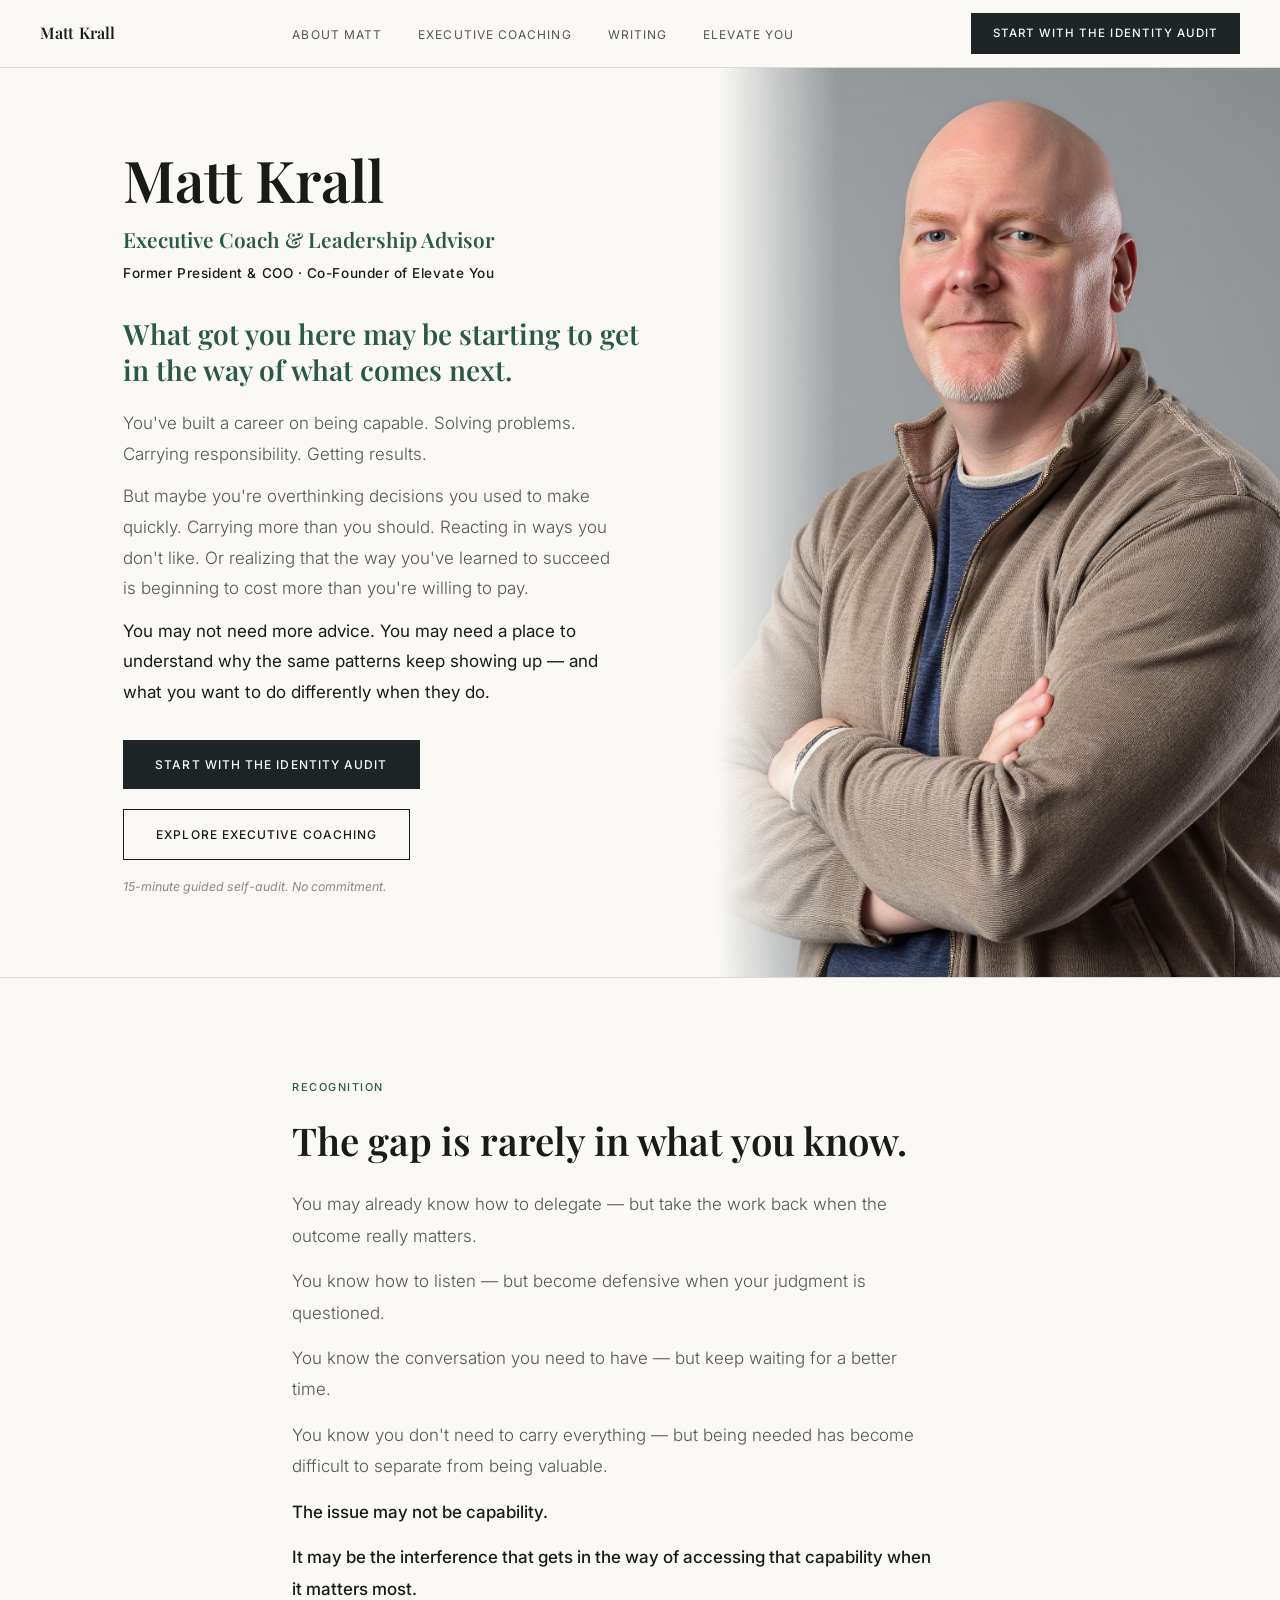
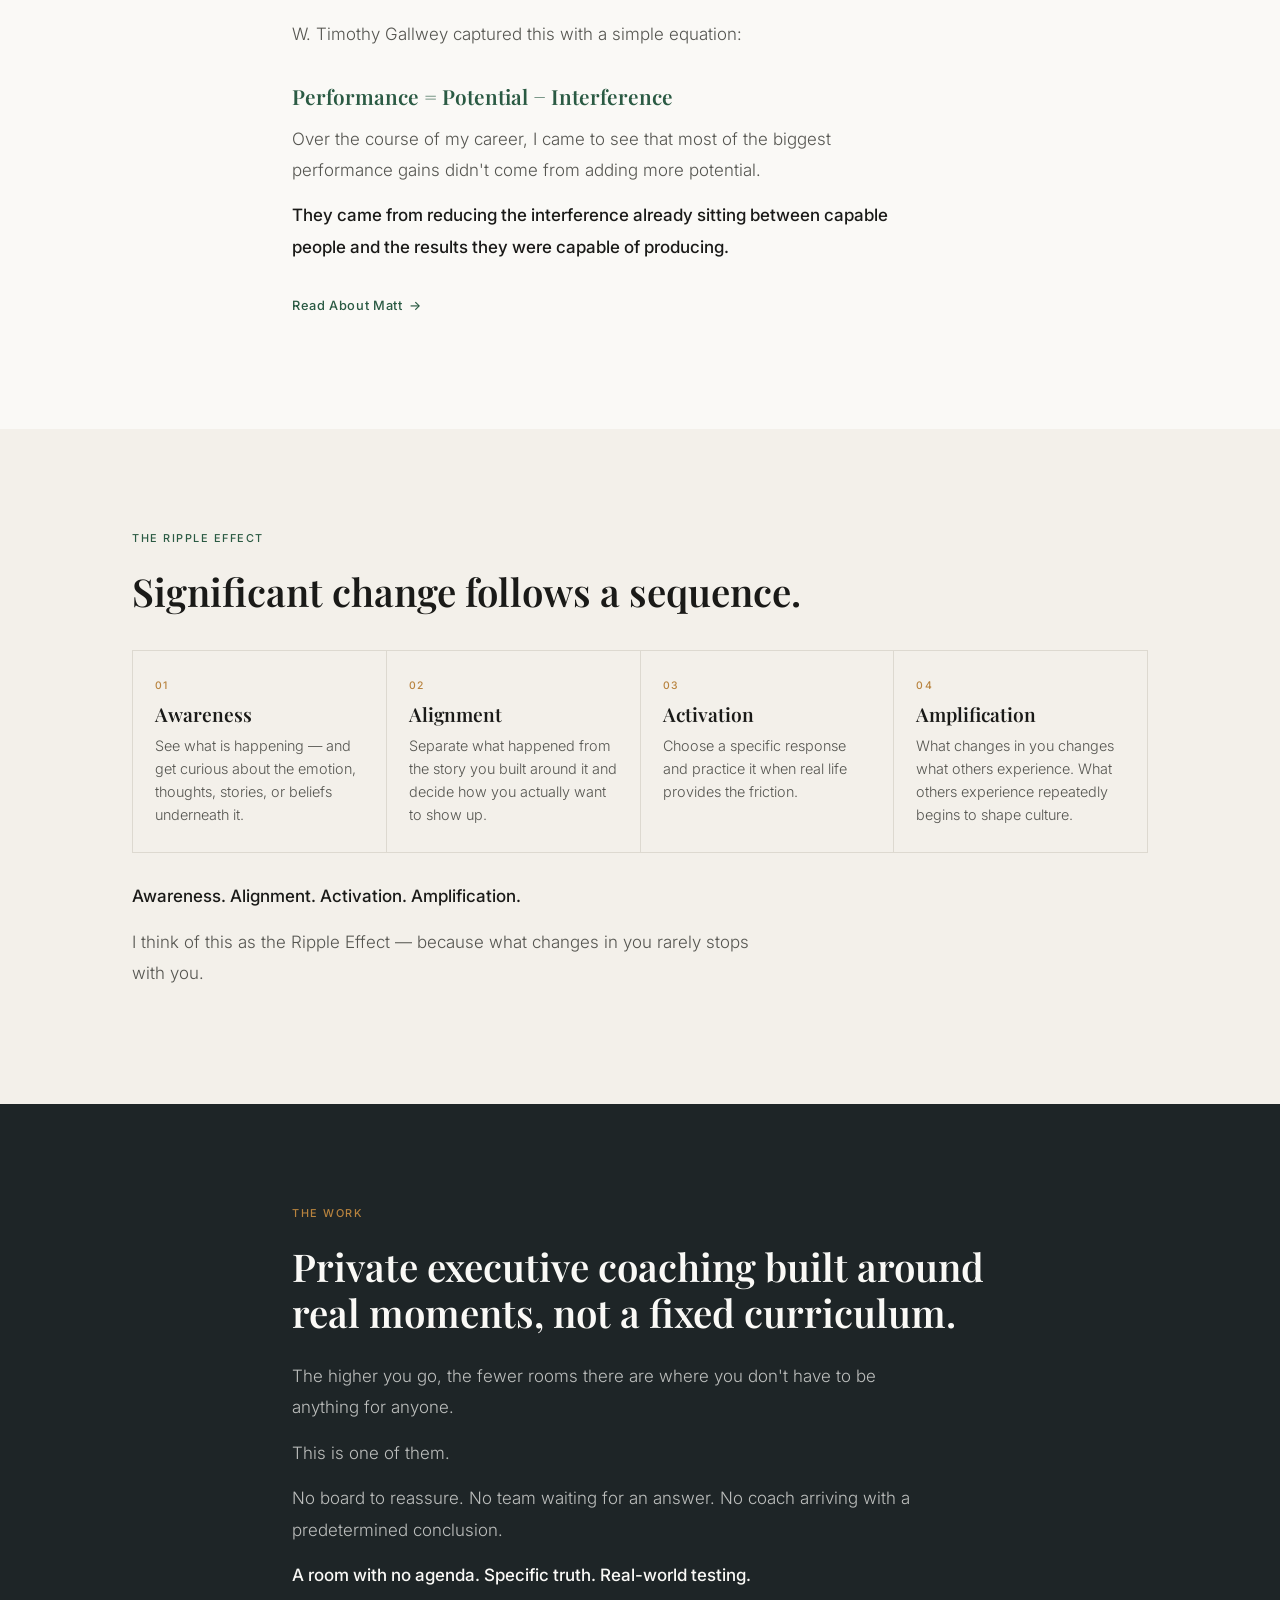
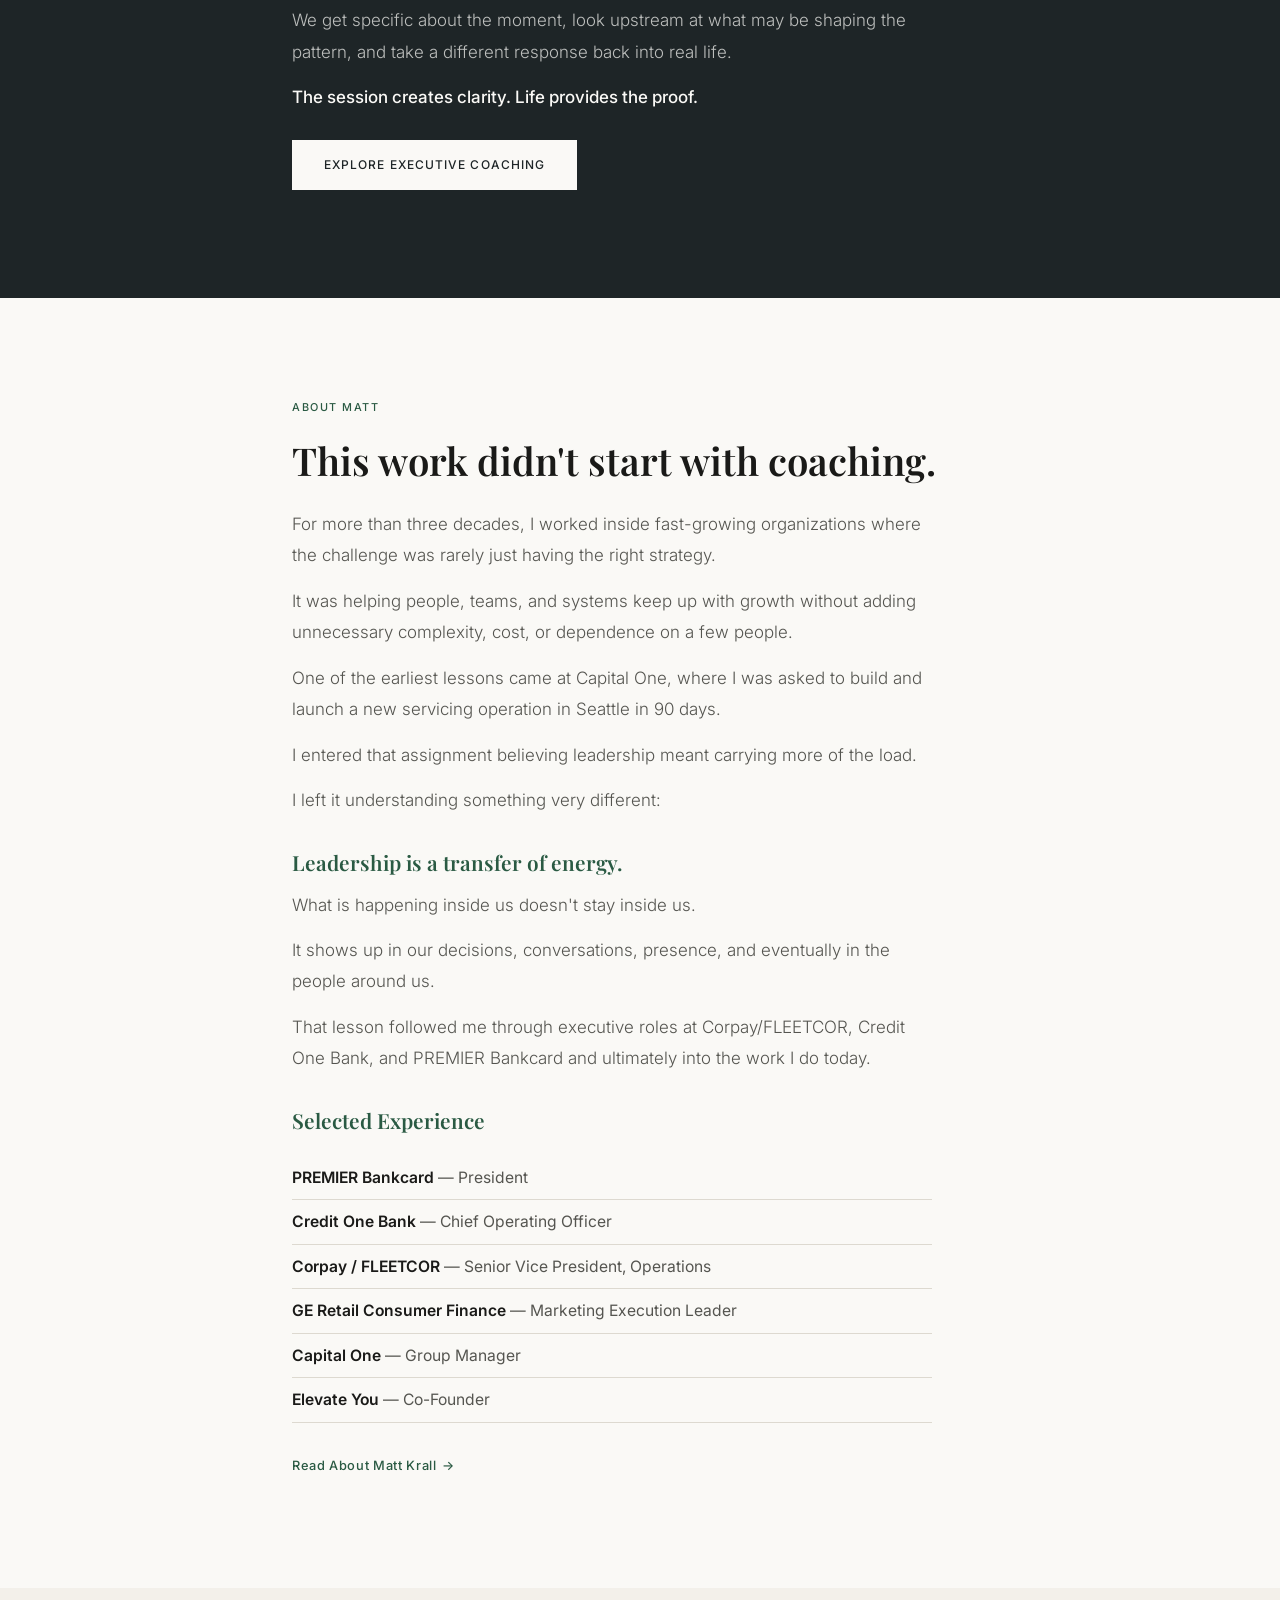
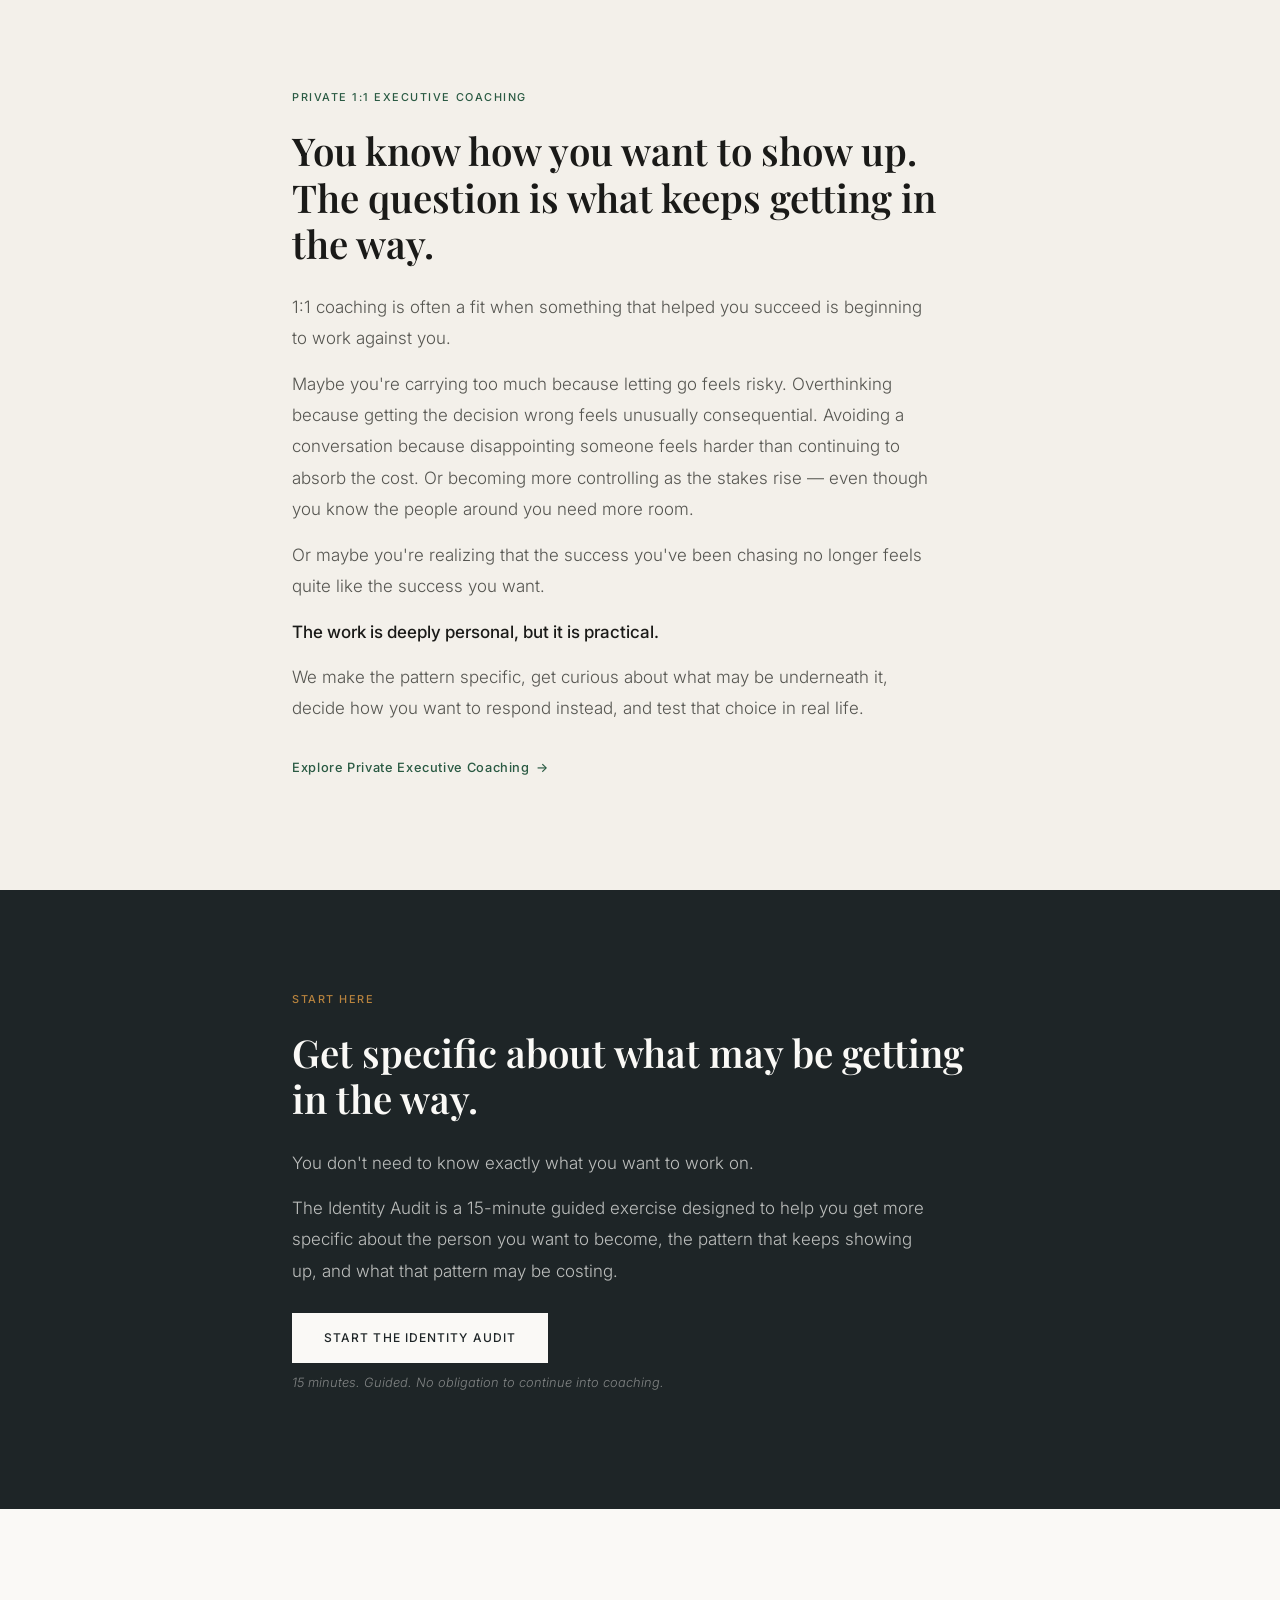
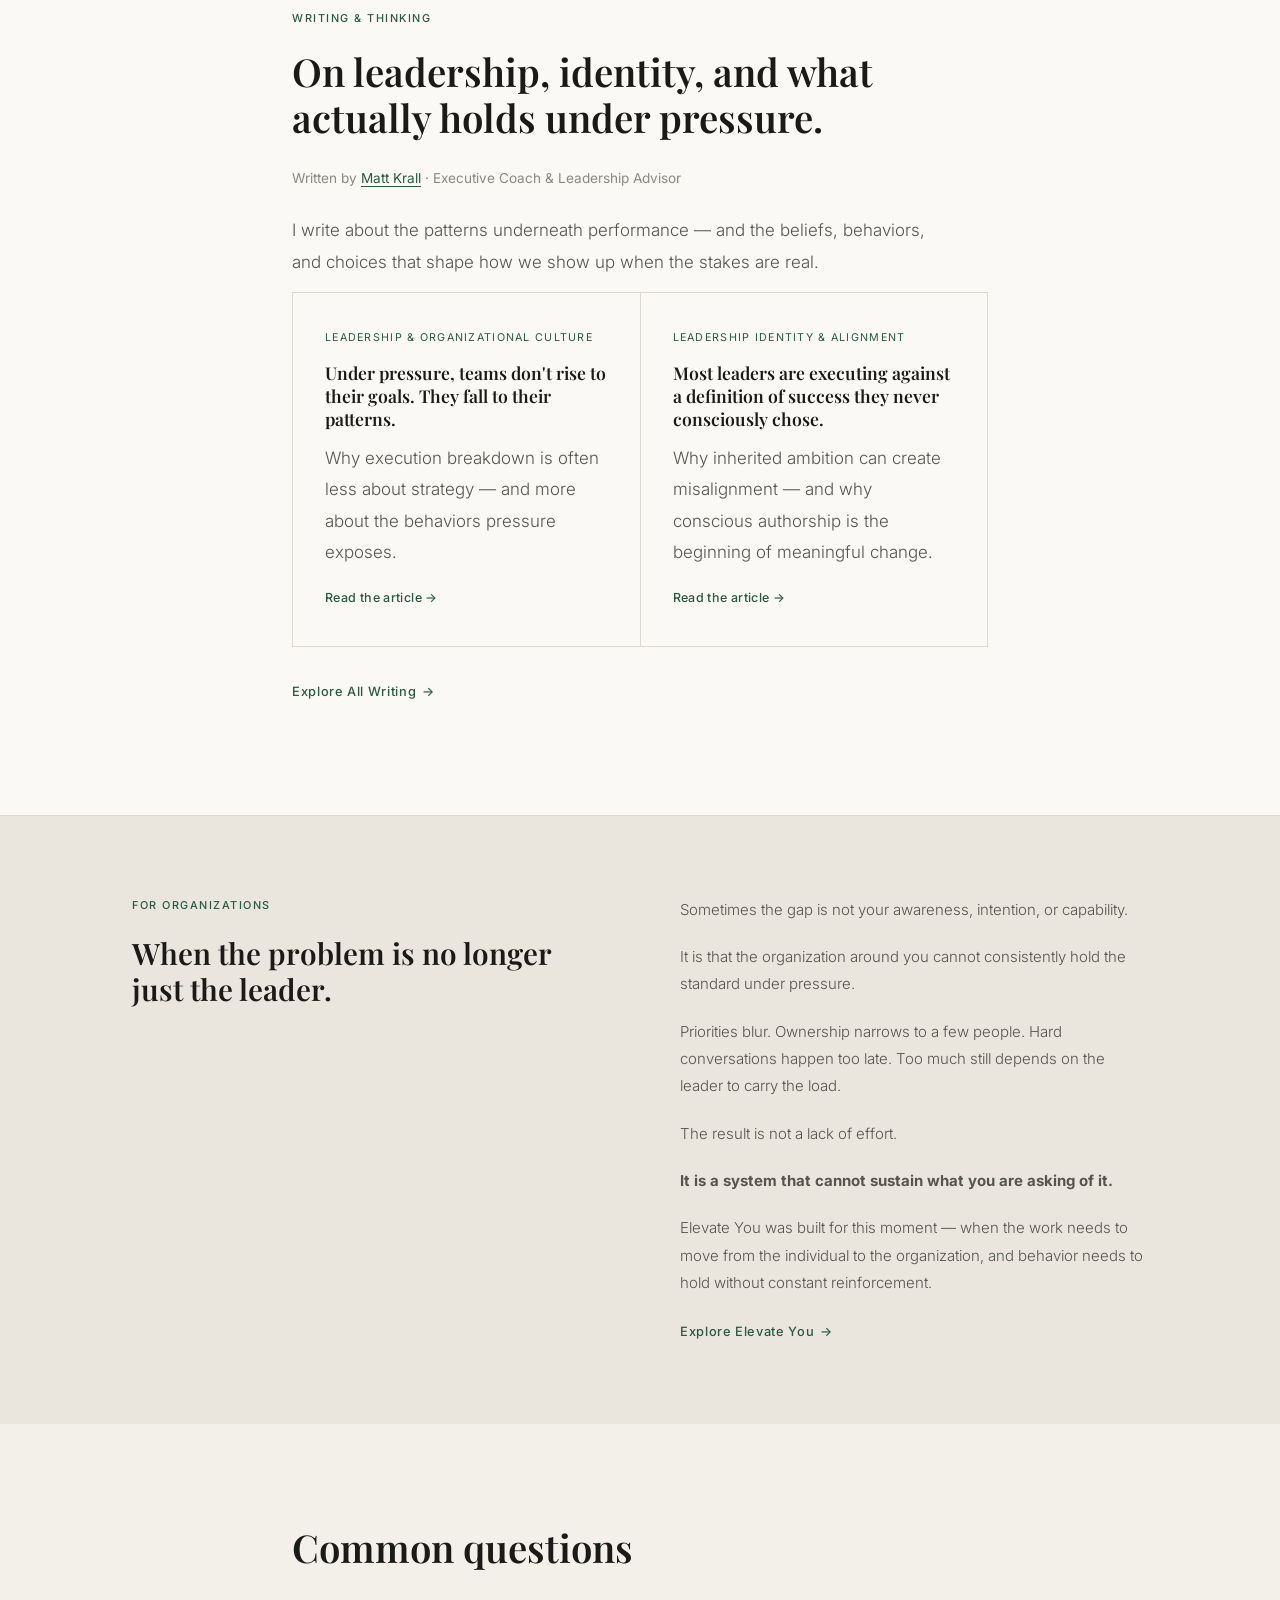
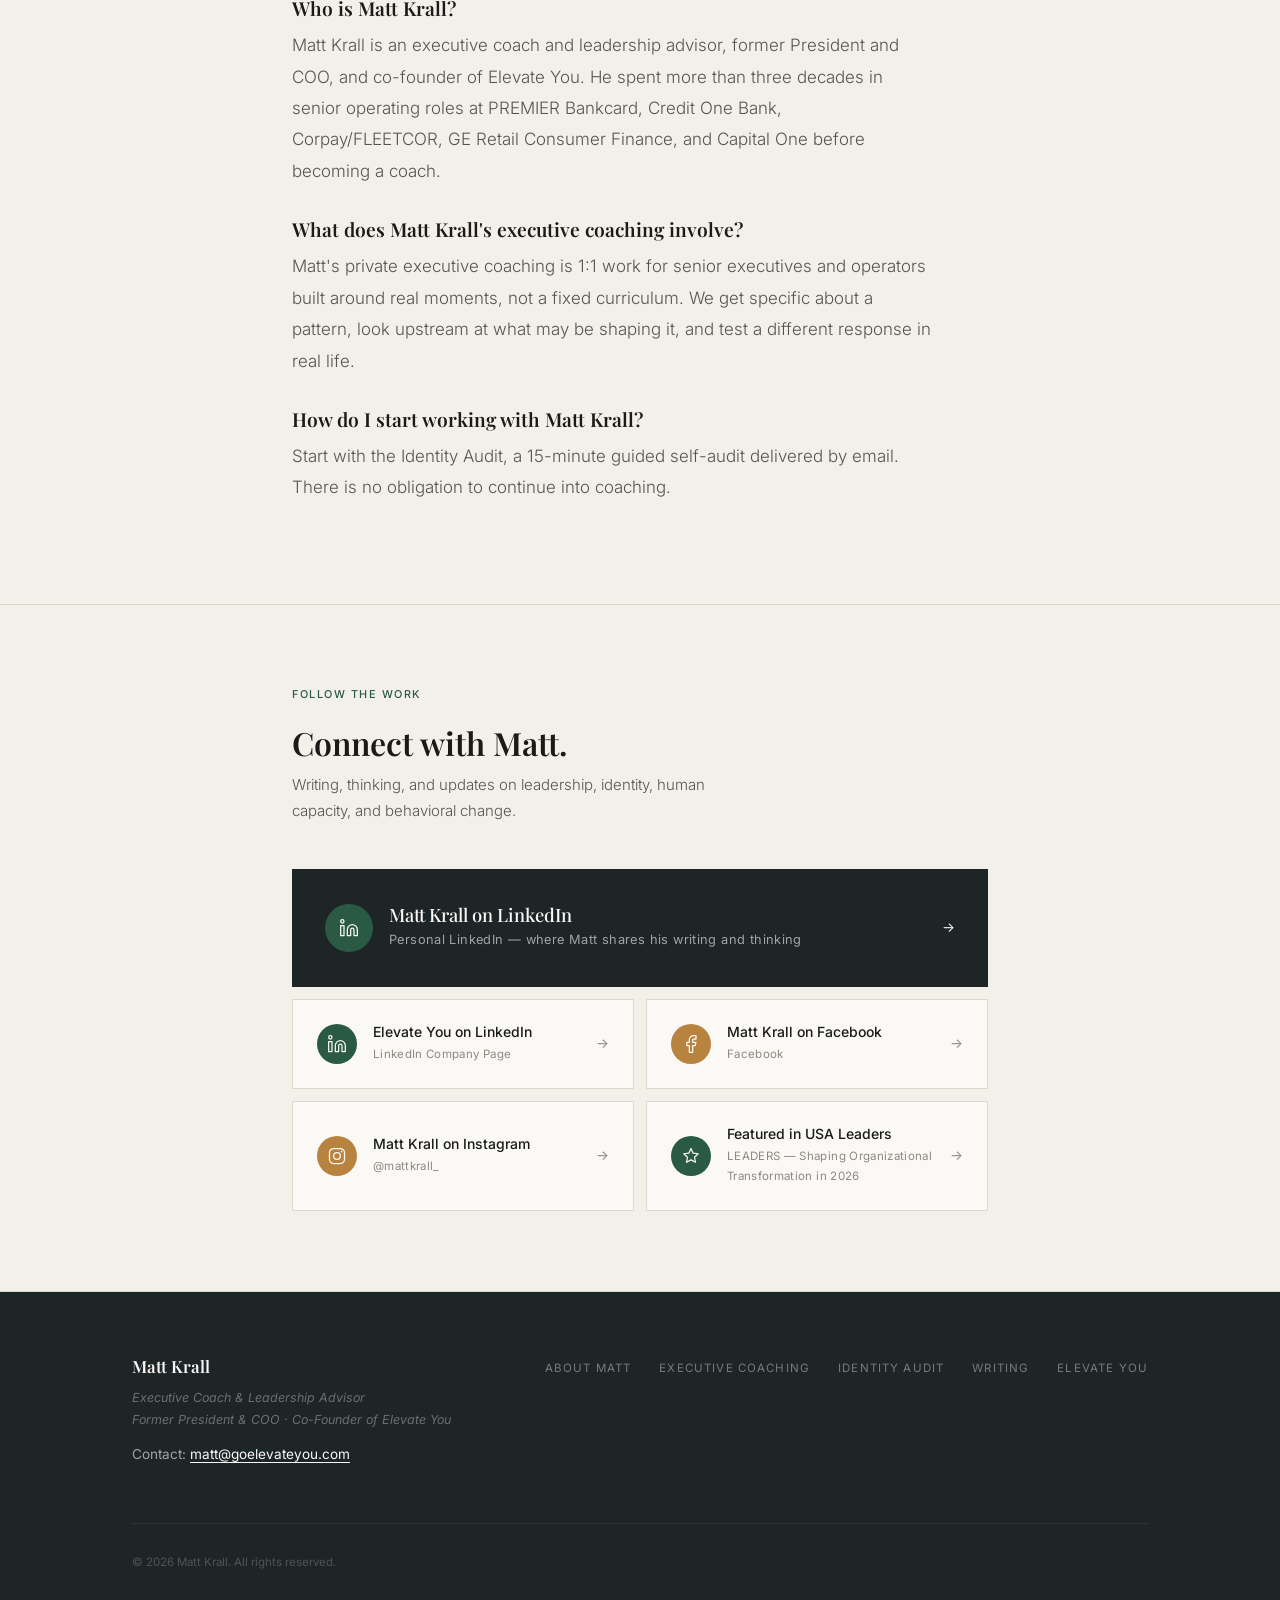
<file: index.html>
<!DOCTYPE html>
<html lang="en">
<head>
  <meta charset="UTF-8">
  <!-- Google tag (gtag.js) -->
  <script async src="https://www.googletagmanager.com/gtag/js?id=G-2R4MK1FPHH"></script>
  <script>
    window.dataLayer = window.dataLayer || [];
    function gtag(){dataLayer.push(arguments);}
    gtag('js', new Date());
    gtag('config', 'G-2R4MK1FPHH');
  </script>
  <meta name="viewport" content="width=device-width, initial-scale=1.0">
  <title>Matt Krall | Executive Coach &amp; Leadership Advisor</title>
  <meta name="description" content="Matt Krall is an executive coach, former President and COO, and co-founder of Elevate You, helping senior executives reduce interference and lead under pressure.">
  <meta name="author" content="Matt Krall">
  <meta name="robots" content="index, follow">
  <link rel="canonical" href="https://mattkrall.com/">
  <link rel="author" href="https://mattkrall.com/about-matt-krall">

  <meta property="og:type" content="website">
  <meta property="og:title" content="Matt Krall | Executive Coach &amp; Leadership Advisor">
  <meta property="og:description" content="Matt Krall is an executive coach, former President and COO, and co-founder of Elevate You, helping senior executives reduce interference and lead under pressure.">
  <meta property="og:url" content="https://mattkrall.com/">
  <meta property="og:site_name" content="Matt Krall">
  <meta property="og:image" content="https://mattkrall.com/images/Matt-KrallV3-2026-05-12-8.jpeg">

  <meta name="twitter:card" content="summary_large_image">
  <meta name="twitter:title" content="Matt Krall | Executive Coach &amp; Leadership Advisor">
  <meta name="twitter:description" content="Matt Krall is an executive coach, former President and COO, and co-founder of Elevate You, helping senior executives reduce interference and lead under pressure.">
  <meta name="twitter:image" content="https://mattkrall.com/images/Matt-KrallV3-2026-05-12-8.jpeg">

  <script type="application/ld+json">
{
  "@context": "https://schema.org",
  "@type": "WebSite",
  "@id": "https://mattkrall.com/#website",
  "name": "Matt Krall",
  "url": "https://mattkrall.com/",
  "publisher": {
    "@id": "https://mattkrall.com/#matt-krall"
  }
}
  </script>
  <script type="application/ld+json">
{
  "@context": "https://schema.org",
  "@type": "Person",
  "@id": "https://mattkrall.com/#matt-krall",
  "name": "Matt Krall",
  "url": "https://mattkrall.com/",
  "jobTitle": "Executive Coach & Leadership Advisor",
  "image": "https://mattkrall.com/images/Matt-KrallV3-2026-05-12-8.jpeg",
  "description": "Matt Krall is an executive coach, former President and COO, and co-founder of Elevate You, helping senior executives reduce interference and lead under pressure.",
  "email": "mailto:matt@goelevateyou.com",
  "sameAs": [
    "https://www.linkedin.com/in/matt-krall-a079bb7/",
    "https://www.facebook.com/matt.krall.79/",
    "https://www.instagram.com/mattkrall_/",
    "https://theusaleaders.com/industry-leaders/matt-krall/"
  ],
  "worksFor": {
    "@type": "Organization",
    "name": "Elevate You",
    "url": "https://goelevateyou.com/"
  }
}
  </script>
  <script type="application/ld+json">
{
  "@context": "https://schema.org",
  "@type": "FAQPage",
  "@id": "https://mattkrall.com/#faq",
  "url": "https://mattkrall.com/",
  "author": {
    "@id": "https://mattkrall.com/#matt-krall"
  },
  "mainEntity": [
    {
      "@type": "Question",
      "name": "Who is Matt Krall?",
      "acceptedAnswer": {
        "@type": "Answer",
        "text": "Matt Krall is an executive coach and leadership advisor, former President and COO, and co-founder of Elevate You. He spent more than three decades in senior operating roles at PREMIER Bankcard, Credit One Bank, Corpay/FLEETCOR, GE Retail Consumer Finance, and Capital One before becoming a coach."
      }
    },
    {
      "@type": "Question",
      "name": "What does Matt Krall's executive coaching involve?",
      "acceptedAnswer": {
        "@type": "Answer",
        "text": "Matt's private executive coaching is 1:1 work for senior executives and operators built around real moments, not a fixed curriculum. We get specific about a pattern, look upstream at what may be shaping it, and test a different response in real life."
      }
    },
    {
      "@type": "Question",
      "name": "How do I start working with Matt Krall?",
      "acceptedAnswer": {
        "@type": "Answer",
        "text": "Start with the Identity Audit, a 15-minute guided self-audit delivered by email. There is no obligation to continue into coaching."
      }
    }
  ]
}
  </script>

  <link rel="preconnect" href="https://fonts.googleapis.com">
  <link rel="preconnect" href="https://fonts.gstatic.com" crossorigin>
  <link href="https://fonts.googleapis.com/css2?family=Playfair+Display:ital,wght@0,400;0,600;0,700;1,400;1,600&family=Inter:ital,wght@0,300;0,400;0,500;1,300;1,400&display=swap" rel="stylesheet">
  <link rel="stylesheet" href="/site.css">
</head>
<body>
  <nav class="nav" aria-label="Main navigation">
    <div class="nav__inner">
      <a href="/" class="nav__brand">Matt Krall</a>
      <ul class="nav__links" role="list">
        <li><a href="/about-matt-krall">About Matt</a></li>
        <li><a href="/executive-coaching">Executive Coaching</a></li>
        <li><a href="/writing">Writing</a></li>
        <li><a href="https://goelevateyou.com/" target="_blank" rel="noopener noreferrer">Elevate You</a></li>
      </ul>
      <a href="/identity-audit" class="btn btn--dark nav__cta">Start with the Identity Audit</a>
      <button class="nav__burger" id="burger" aria-label="Open menu" aria-expanded="false"><span></span><span></span><span></span></button>
    </div>
  </nav>
  <div class="nav__drawer" id="nav-drawer" aria-hidden="true">
    <ul role="list">
      <li><a href="/about-matt-krall">About Matt</a></li>
      <li><a href="/executive-coaching">Executive Coaching</a></li>
      <li><a href="/writing">Writing</a></li>
      <li><a href="https://goelevateyou.com/" target="_blank" rel="noopener noreferrer">Elevate You</a></li>
      <li><a href="/identity-audit">Start with the Identity Audit</a></li>
    </ul>
  </div>

  <main>
    <section class="hero" id="top">
      <div class="hero__text">
        <div class="hero__text-inner wrap">
          <h1 class="hero__name">Matt Krall</h1>
          <p class="hero__role">Executive Coach &amp; Leadership Advisor</p>
          <p class="hero__cred">Former President &amp; COO · Co-Founder of Elevate You</p>
          <h2 class="hero__tagline">What got you here may be starting to get in the way of what comes next.</h2>
          <p class="hero__sub">You've built a career on being capable. Solving problems. Carrying responsibility. Getting results.</p>
          <p class="hero__sub">But maybe you're overthinking decisions you used to make quickly. Carrying more than you should. Reacting in ways you don't like. Or realizing that the way you've learned to succeed is beginning to cost more than you're willing to pay.</p>
          <p class="hero__sub hero__sub--last">You may not need more advice. You may need a place to understand why the same patterns keep showing up — and what you want to do differently when they do.</p>
          <div class="hero__actions">
            <a href="/identity-audit" class="btn btn--dark">Start with the Identity Audit</a>
            <a href="/executive-coaching" class="btn btn--outline">Explore Executive Coaching</a>
          </div>
          <p class="hero__qualifier">15-minute guided self-audit. No commitment.</p>
        </div>
      </div>
      <div class="hero__image">
        <img src="/images/Matt-KrallV3-2026-05-12-8.jpeg" alt="Matt Krall, executive coach and co-founder of Elevate You" width="1792" height="2176" loading="eager" fetchpriority="high">
      </div>
    </section>
    <hr class="divider">
<section class="section" id="the-problem"><div class="wrap prose"><span class="label">Recognition</span>
<h2 class="section__headline">The gap is rarely in what you know.</h2>
<p>You may already know how to delegate — but take the work back when the outcome really matters.</p>
<p>You know how to listen — but become defensive when your judgment is questioned.</p>
<p>You know the conversation you need to have — but keep waiting for a better time.</p>
<p>You know you don't need to carry everything — but being needed has become difficult to separate from being valuable.</p>
<p><strong>The issue may not be capability.</strong></p>
<p><strong>It may be the interference that gets in the way of accessing that capability when it matters most.</strong></p>
<p>W. Timothy Gallwey captured this with a simple equation:</p>
<h3 class="sub">Performance = Potential − Interference</h3>
<p>Over the course of my career, I came to see that most of the biggest performance gains didn't come from adding more potential.</p>
<p><strong>They came from reducing the interference already sitting between capable people and the results they were capable of producing.</strong></p>
<p class="cta-row"><a href="/about-matt-krall" class="arrow-link">Read About Matt</a></p>
</div></section>
<section class="section section--tinted" id="ripple"><div class="wrap--wide prose">
<span class="label">The Ripple Effect</span>
<h2 class="section__headline">Significant change follows a sequence.</h2>
<div class="ripple">
  <div class="ripple__step"><span class="ripple__num">01</span><h3>Awareness</h3><p>See what is happening — and get curious about the emotion, thoughts, stories, or beliefs underneath it.</p></div>
  <div class="ripple__step"><span class="ripple__num">02</span><h3>Alignment</h3><p>Separate what happened from the story you built around it and decide how you actually want to show up.</p></div>
  <div class="ripple__step"><span class="ripple__num">03</span><h3>Activation</h3><p>Choose a specific response and practice it when real life provides the friction.</p></div>
  <div class="ripple__step"><span class="ripple__num">04</span><h3>Amplification</h3><p>What changes in you changes what others experience. What others experience repeatedly begins to shape culture.</p></div>
</div>
<p class="ripple__close"><strong>Awareness. Alignment. Activation. Amplification.</strong></p>
<p>I think of this as the Ripple Effect — because what changes in you rarely stops with you.</p>
</div></section>
<section class="section section--dark" id="the-work"><div class="wrap prose"><span class="label label--amber">The Work</span>
<h2 class="section__headline">Private executive coaching built around real moments, not a fixed curriculum.</h2>
<p>The higher you go, the fewer rooms there are where you don't have to be anything for anyone.</p>
<p>This is one of them.</p>
<p>No board to reassure. No team waiting for an answer. No coach arriving with a predetermined conclusion.</p>
<p><strong>A room with no agenda. Specific truth. Real-world testing.</strong></p>
<p>We get specific about the moment, look upstream at what may be shaping the pattern, and take a different response back into real life.</p>
<p><strong>The session creates clarity. Life provides the proof.</strong></p>
<p class="cta-row"><a href="/executive-coaching" class="btn btn--dark">Explore Executive Coaching</a></p>
</div></section>
<section class="section" id="about"><div class="wrap prose"><span class="label">About Matt</span>
<h2 class="section__headline">This work didn't start with coaching.</h2>
<p>For more than three decades, I worked inside fast-growing organizations where the challenge was rarely just having the right strategy.</p>
<p>It was helping people, teams, and systems keep up with growth without adding unnecessary complexity, cost, or dependence on a few people.</p>
<p>One of the earliest lessons came at Capital One, where I was asked to build and launch a new servicing operation in Seattle in 90 days.</p>
<p>I entered that assignment believing leadership meant carrying more of the load.</p>
<p>I left it understanding something very different:</p>
<h3 class="sub">Leadership is a transfer of energy.</h3>
<p>What is happening inside us doesn't stay inside us.</p>
<p>It shows up in our decisions, conversations, presence, and eventually in the people around us.</p>
<p>That lesson followed me through executive roles at Corpay/FLEETCOR, Credit One Bank, and PREMIER Bankcard and ultimately into the work I do today.</p>
<h3 class="sub">Selected Experience</h3>
<ul class="exp">
<li><strong>PREMIER Bankcard</strong> — President</li>
<li><strong>Credit One Bank</strong> — Chief Operating Officer</li>
<li><strong>Corpay / FLEETCOR</strong> — Senior Vice President, Operations</li>
<li><strong>GE Retail Consumer Finance</strong> — Marketing Execution Leader</li>
<li><strong>Capital One</strong> — Group Manager</li>
<li><strong>Elevate You</strong> — Co-Founder</li>
</ul>
<p class="cta-row"><a href="/about-matt-krall" class="arrow-link">Read About Matt Krall</a></p>
</div></section>
<section class="section section--tinted" id="coaching"><div class="wrap prose"><span class="label">Private 1:1 Executive Coaching</span>
<h2 class="section__headline">You know how you want to show up. The question is what keeps getting in the way.</h2>
<p>1:1 coaching is often a fit when something that helped you succeed is beginning to work against you.</p>
<p>Maybe you're carrying too much because letting go feels risky. Overthinking because getting the decision wrong feels unusually consequential. Avoiding a conversation because disappointing someone feels harder than continuing to absorb the cost. Or becoming more controlling as the stakes rise — even though you know the people around you need more room.</p>
<p>Or maybe you're realizing that the success you've been chasing no longer feels quite like the success you want.</p>
<p><strong>The work is deeply personal, but it is practical.</strong></p>
<p>We make the pattern specific, get curious about what may be underneath it, decide how you want to respond instead, and test that choice in real life.</p>
<p class="cta-row"><a href="/executive-coaching" class="arrow-link">Explore Private Executive Coaching</a></p>
</div></section>
<section class="section section--dark" id="start-here"><div class="wrap prose"><span class="label label--amber">Start Here</span>
<h2 class="section__headline">Get specific about what may be getting in the way.</h2>
<p>You don't need to know exactly what you want to work on.</p>
<p>The Identity Audit is a 15-minute guided exercise designed to help you get more specific about the person you want to become, the pattern that keeps showing up, and what that pattern may be costing.</p>
<p class="cta-row"><a href="/identity-audit" class="btn btn--dark">Start the Identity Audit</a></p>
<p class="fine">15 minutes. Guided. No obligation to continue into coaching.</p>
</div></section>
<section class="section" id="writing"><div class="wrap prose">
<span class="label">Writing &amp; Thinking</span>
<h2 class="section__headline">On leadership, identity, and what actually holds under pressure.</h2>
<p class="byline">Written by <a rel="author" href="/about-matt-krall">Matt Krall</a> · Executive Coach &amp; Leadership Advisor</p>
<p class="writing__intro">I write about the patterns underneath performance — and the beliefs, behaviors, and choices that shape how we show up when the stakes are real.</p>
<div class="writing__grid">
  <a href="/articles/under-pressure.html" class="writing__post">
    <span class="writing__post-tag">Leadership &amp; Organizational Culture</span>
    <h3 class="writing__post-title">Under pressure, teams don't rise to their goals. They fall to their patterns.</h3>
    <p class="writing__post-excerpt">Why execution breakdown is often less about strategy — and more about the behaviors pressure exposes.</p>
    <span class="writing__post-read">Read the article →</span>
  </a>
  <a href="/articles/most-leaders-definition-of-success.html" class="writing__post">
    <span class="writing__post-tag">Leadership Identity &amp; Alignment</span>
    <h3 class="writing__post-title">Most leaders are executing against a definition of success they never consciously chose.</h3>
    <p class="writing__post-excerpt">Why inherited ambition can create misalignment — and why conscious authorship is the beginning of meaningful change.</p>
    <span class="writing__post-read">Read the article →</span>
  </a>
</div>
<p class="cta-row"><a href="/writing" class="arrow-link">Explore All Writing</a></p>
</div></section>
<section class="bridge" id="elevate-you"><div class="wrap--wide"><div class="bridge__inner">
<div><span class="label">For Organizations</span><h2 class="bridge__headline">When the problem is no longer just the leader.</h2></div>
<div>
<p class="bridge__body">Sometimes the gap is not your awareness, intention, or capability.</p>
<p class="bridge__body">It is that the organization around you cannot consistently hold the standard under pressure.</p>
<p class="bridge__body">Priorities blur. Ownership narrows to a few people. Hard conversations happen too late. Too much still depends on the leader to carry the load.</p>
<p class="bridge__body">The result is not a lack of effort.</p>
<p class="bridge__body"><strong>It is a system that cannot sustain what you are asking of it.</strong></p>
<p class="bridge__body">Elevate You was built for this moment — when the work needs to move from the individual to the organization, and behavior needs to hold without constant reinforcement.</p>
<a href="https://goelevateyou.com/" class="arrow-link" target="_blank" rel="noopener noreferrer">Explore Elevate You</a>
</div></div></div></section>
<section class="section section--tinted" id="faq"><div class="wrap prose"><h2 class="section__headline">Common questions</h2><div class="faq"><h3 class="faq__q">Who is Matt Krall?</h3><p class="faq__a">Matt Krall is an executive coach and leadership advisor, former President and COO, and co-founder of Elevate You. He spent more than three decades in senior operating roles at PREMIER Bankcard, Credit One Bank, Corpay/FLEETCOR, GE Retail Consumer Finance, and Capital One before becoming a coach.</p><h3 class="faq__q">What does Matt Krall&#x27;s executive coaching involve?</h3><p class="faq__a">Matt's private executive coaching is 1:1 work for senior executives and operators built around real moments, not a fixed curriculum. We get specific about a pattern, look upstream at what may be shaping it, and test a different response in real life.</p><h3 class="faq__q">How do I start working with Matt Krall?</h3><p class="faq__a">Start with the Identity Audit, a 15-minute guided self-audit delivered by email. There is no obligation to continue into coaching.</p></div></div></section>
<section class="connect" aria-labelledby="connect-heading"><div class="wrap">
<span class="label">Follow the Work</span>
<h2 class="connect__headline" id="connect-heading">Connect with Matt.</h2>
<p class="connect__intro">Writing, thinking, and updates on leadership, identity, human capacity, and behavioral change.</p>
<div class="connect__links connect__links--lead">
<a href="https://www.linkedin.com/in/matt-krall-a079bb7/" target="_blank" rel="noopener noreferrer" class="connect__card connect__card--lead" aria-label="Matt Krall on LinkedIn — Personal LinkedIn — where Matt shares his writing and thinking">
  <div class="connect__icon "><svg width="20" height="20" viewBox="0 0 24 24" fill="none" aria-hidden="true"><path d="M16 8a6 6 0 0 1 6 6v7h-4v-7a2 2 0 0 0-2-2 2 2 0 0 0-2 2v7h-4v-7a6 6 0 0 1 6-6z" stroke="currentColor" stroke-width="1.5" stroke-linecap="round" stroke-linejoin="round"/><rect x="2" y="9" width="4" height="12" stroke="currentColor" stroke-width="1.5" stroke-linecap="round" stroke-linejoin="round"/><circle cx="4" cy="4" r="2" stroke="currentColor" stroke-width="1.5"/></svg></div>
  <div class="connect__card-text"><span class="connect__card-label">Matt Krall on LinkedIn</span><span class="connect__card-sub">Personal LinkedIn — where Matt shares his writing and thinking</span></div>
  <span class="connect__arrow">→</span></a>
<a href="https://www.linkedin.com/company/elevate-you-elevate-now/posts/?feedView=all" target="_blank" rel="noopener noreferrer" class="connect__card" aria-label="Elevate You on LinkedIn — LinkedIn Company Page">
  <div class="connect__icon connect__icon--green"><svg width="20" height="20" viewBox="0 0 24 24" fill="none" aria-hidden="true"><path d="M16 8a6 6 0 0 1 6 6v7h-4v-7a2 2 0 0 0-2-2 2 2 0 0 0-2 2v7h-4v-7a6 6 0 0 1 6-6z" stroke="currentColor" stroke-width="1.5" stroke-linecap="round" stroke-linejoin="round"/><rect x="2" y="9" width="4" height="12" stroke="currentColor" stroke-width="1.5" stroke-linecap="round" stroke-linejoin="round"/><circle cx="4" cy="4" r="2" stroke="currentColor" stroke-width="1.5"/></svg></div>
  <div class="connect__card-text"><span class="connect__card-label">Elevate You on LinkedIn</span><span class="connect__card-sub">LinkedIn Company Page</span></div>
  <span class="connect__arrow">→</span></a>
<a href="https://www.facebook.com/matt.krall.79/" target="_blank" rel="noopener noreferrer" class="connect__card" aria-label="Matt Krall on Facebook — Facebook">
  <div class="connect__icon connect__icon--amber"><svg width="20" height="20" viewBox="0 0 24 24" fill="none" aria-hidden="true"><path d="M18 2h-3a5 5 0 0 0-5 5v3H7v4h3v8h4v-8h3l1-4h-4V7a1 1 0 0 1 1-1h3z" stroke="currentColor" stroke-width="1.5" stroke-linecap="round" stroke-linejoin="round"/></svg></div>
  <div class="connect__card-text"><span class="connect__card-label">Matt Krall on Facebook</span><span class="connect__card-sub">Facebook</span></div>
  <span class="connect__arrow">→</span></a>
<a href="https://www.instagram.com/mattkrall_/" target="_blank" rel="noopener noreferrer" class="connect__card" aria-label="Matt Krall on Instagram">
  <div class="connect__icon connect__icon--amber"><svg width="20" height="20" viewBox="0 0 24 24" fill="none" aria-hidden="true"><rect x="3" y="3" width="18" height="18" rx="5" stroke="currentColor" stroke-width="1.5"/><circle cx="12" cy="12" r="4" stroke="currentColor" stroke-width="1.5"/><circle cx="17.5" cy="6.5" r="1" fill="currentColor"/></svg></div>
  <div class="connect__card-text"><span class="connect__card-label">Matt Krall on Instagram</span><span class="connect__card-sub">@mattkrall_</span></div>
  <span class="connect__arrow" aria-hidden="true">→</span></a>
<a href="https://theusaleaders.com/industry-leaders/matt-krall/" target="_blank" rel="noopener noreferrer" class="connect__card" aria-label="Featured in USA Leaders — LEADERS — Shaping Organizational Transformation in 2026">
  <div class="connect__icon connect__icon--green"><svg width="20" height="20" viewBox="0 0 24 24" fill="none" aria-hidden="true"><path d="M12 3l2.6 5.6 6.1.7-4.5 4.2 1.2 6L12 16.6 6.6 19.5l1.2-6L3.3 9.3l6.1-.7L12 3z" stroke="currentColor" stroke-width="1.5" stroke-linejoin="round"/></svg></div>
  <div class="connect__card-text"><span class="connect__card-label">Featured in USA Leaders</span><span class="connect__card-sub">LEADERS — Shaping Organizational Transformation in 2026</span></div>
  <span class="connect__arrow">→</span></a>
</div></div></section>
  </main>

  <footer class="footer">
    <div class="wrap--wide">
      <div class="footer__top">
        <div>
          <span class="footer__brand">Matt Krall</span>
          <span class="footer__tagline">Executive Coach &amp; Leadership Advisor</span>
          <span class="footer__tagline">Former President &amp; COO · Co-Founder of Elevate You</span>
          <span class="footer__contact">Contact: <a href="mailto:matt@goelevateyou.com">matt@goelevateyou.com</a></span>
        </div>
        <ul class="footer__nav" role="list">
          <li><a href="/about-matt-krall">About Matt</a></li>
          <li><a href="/executive-coaching">Executive Coaching</a></li>
          <li><a href="/identity-audit">Identity Audit</a></li>
          <li><a href="/writing">Writing</a></li>
          <li><a href="https://goelevateyou.com/" target="_blank" rel="noopener noreferrer">Elevate You</a></li>
        </ul>
      </div>
      <div class="footer__bottom">
        <p class="footer__copy">© 2026 Matt Krall. All rights reserved.</p>
      </div>
    </div>
  </footer>

  <script>
    (function () {
      var burger = document.getElementById('burger');
      var drawer = document.getElementById('nav-drawer');
      var nav = document.querySelector('.nav');
      function setDrawer(open) {
        drawer.classList.toggle('is-open', open);
        drawer.setAttribute('aria-hidden', open ? 'false' : 'true');
        burger.setAttribute('aria-expanded', open ? 'true' : 'false');
      }
      burger.addEventListener('click', function () { setDrawer(!drawer.classList.contains('is-open')); });
      document.querySelectorAll('a[href^="#"]').forEach(function (link) {
        link.addEventListener('click', function (e) {
          var id = this.getAttribute('href');
          if (id.length < 2) return;
          var target = document.querySelector(id);
          if (!target) return;
          e.preventDefault();
          var top = target.getBoundingClientRect().top + window.scrollY - nav.offsetHeight;
          window.scrollTo({ top: top, behavior: 'smooth' });
          setDrawer(false);
        });
      });
      window.addEventListener('scroll', function () {
        nav.style.boxShadow = window.scrollY > 10 ? '0 1px 0 rgba(0,0,0,0.06)' : 'none';
      }, { passive: true });
      document.addEventListener('click', function (e) {
        var a = e.target.closest ? e.target.closest('a') : null;
        if (!a || typeof gtag !== 'function') return;
        var h = a.getAttribute('href') || '';
        var loc = (a.closest('nav') ? 'nav' : a.closest('footer') ? 'footer' : a.closest('section') && a.closest('section').id ? a.closest('section').id : 'page');
        if (h.indexOf('identity-audit') > -1 || h === '#send-audit') gtag('event', 'identity_audit_cta_click', { cta_location: loc, cta_text: a.textContent.trim().slice(0, 60) });
        else if (h.indexOf('executive-coaching') > -1) gtag('event', 'executive_coaching_cta_click', { cta_location: loc });
        else if (h.indexOf('outlook.office.com') > -1) gtag('event', 'clarity_call_booking_click', { cta_location: loc });
        else if (h.indexOf('theusaleaders.com') > -1) gtag('event', 'usa_leaders_feature_click', { cta_location: loc });
        else if (h.indexOf('goelevateyou.com') > -1) gtag('event', 'elevate_you_click', { cta_location: loc });
      });
      document.addEventListener('keydown', function (e) {
        if (e.key === 'Escape') { var lb = document.getElementById('cert-lightbox'); if (lb) lb.classList.remove('is-open'); }
      });
    })();
  </script>
</body>
</html>
</file>
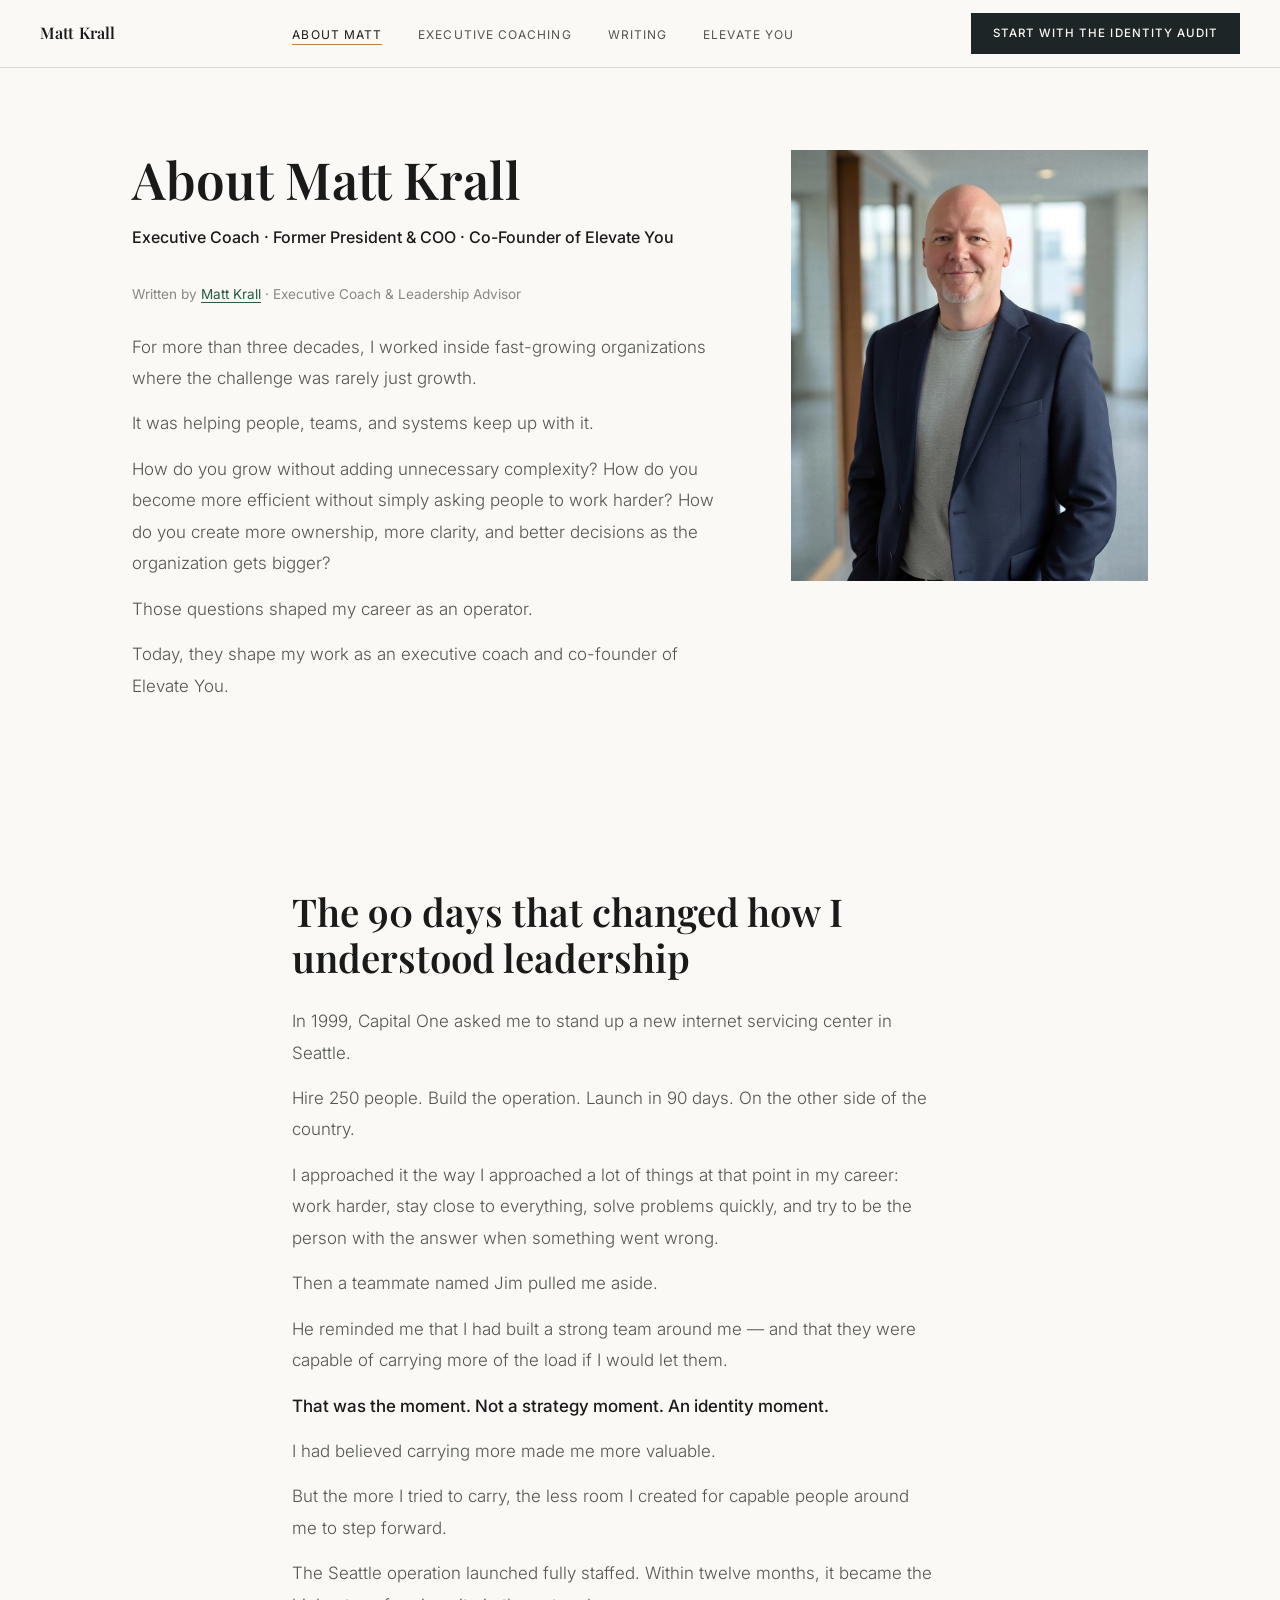
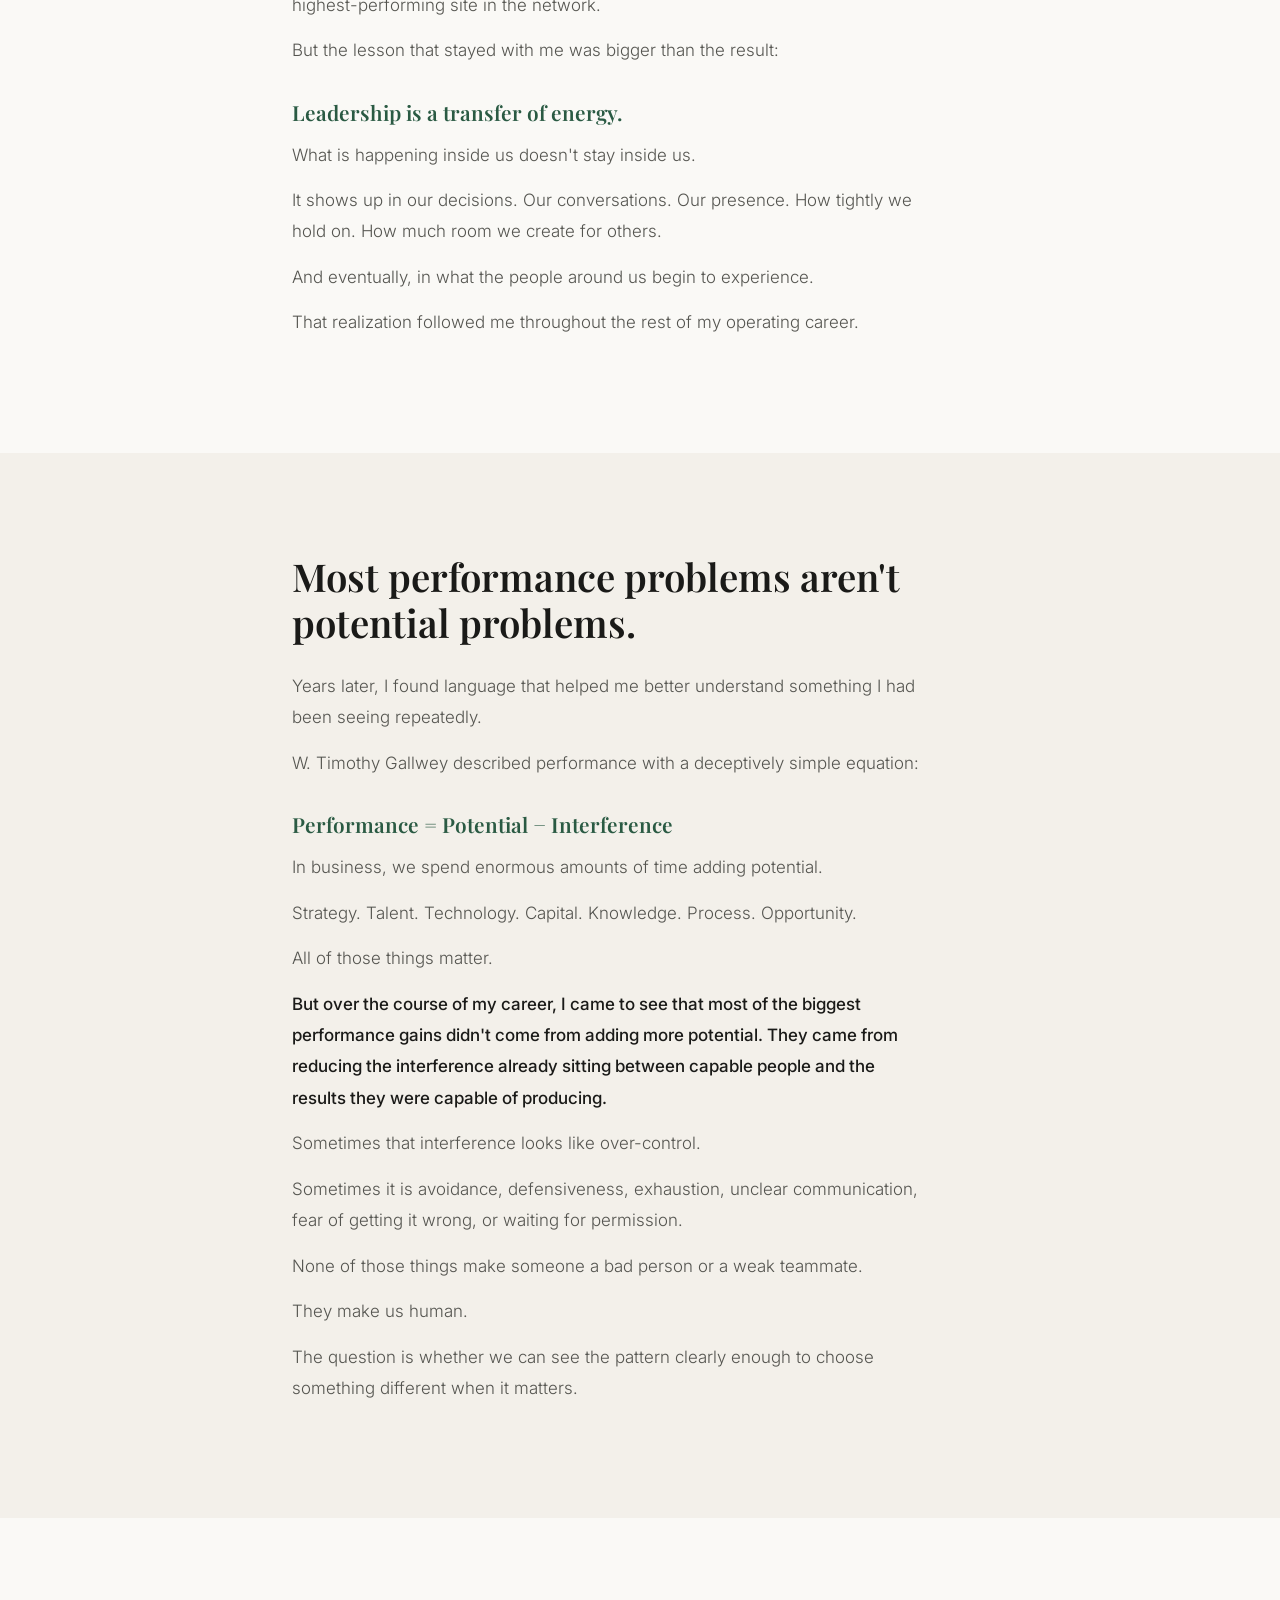
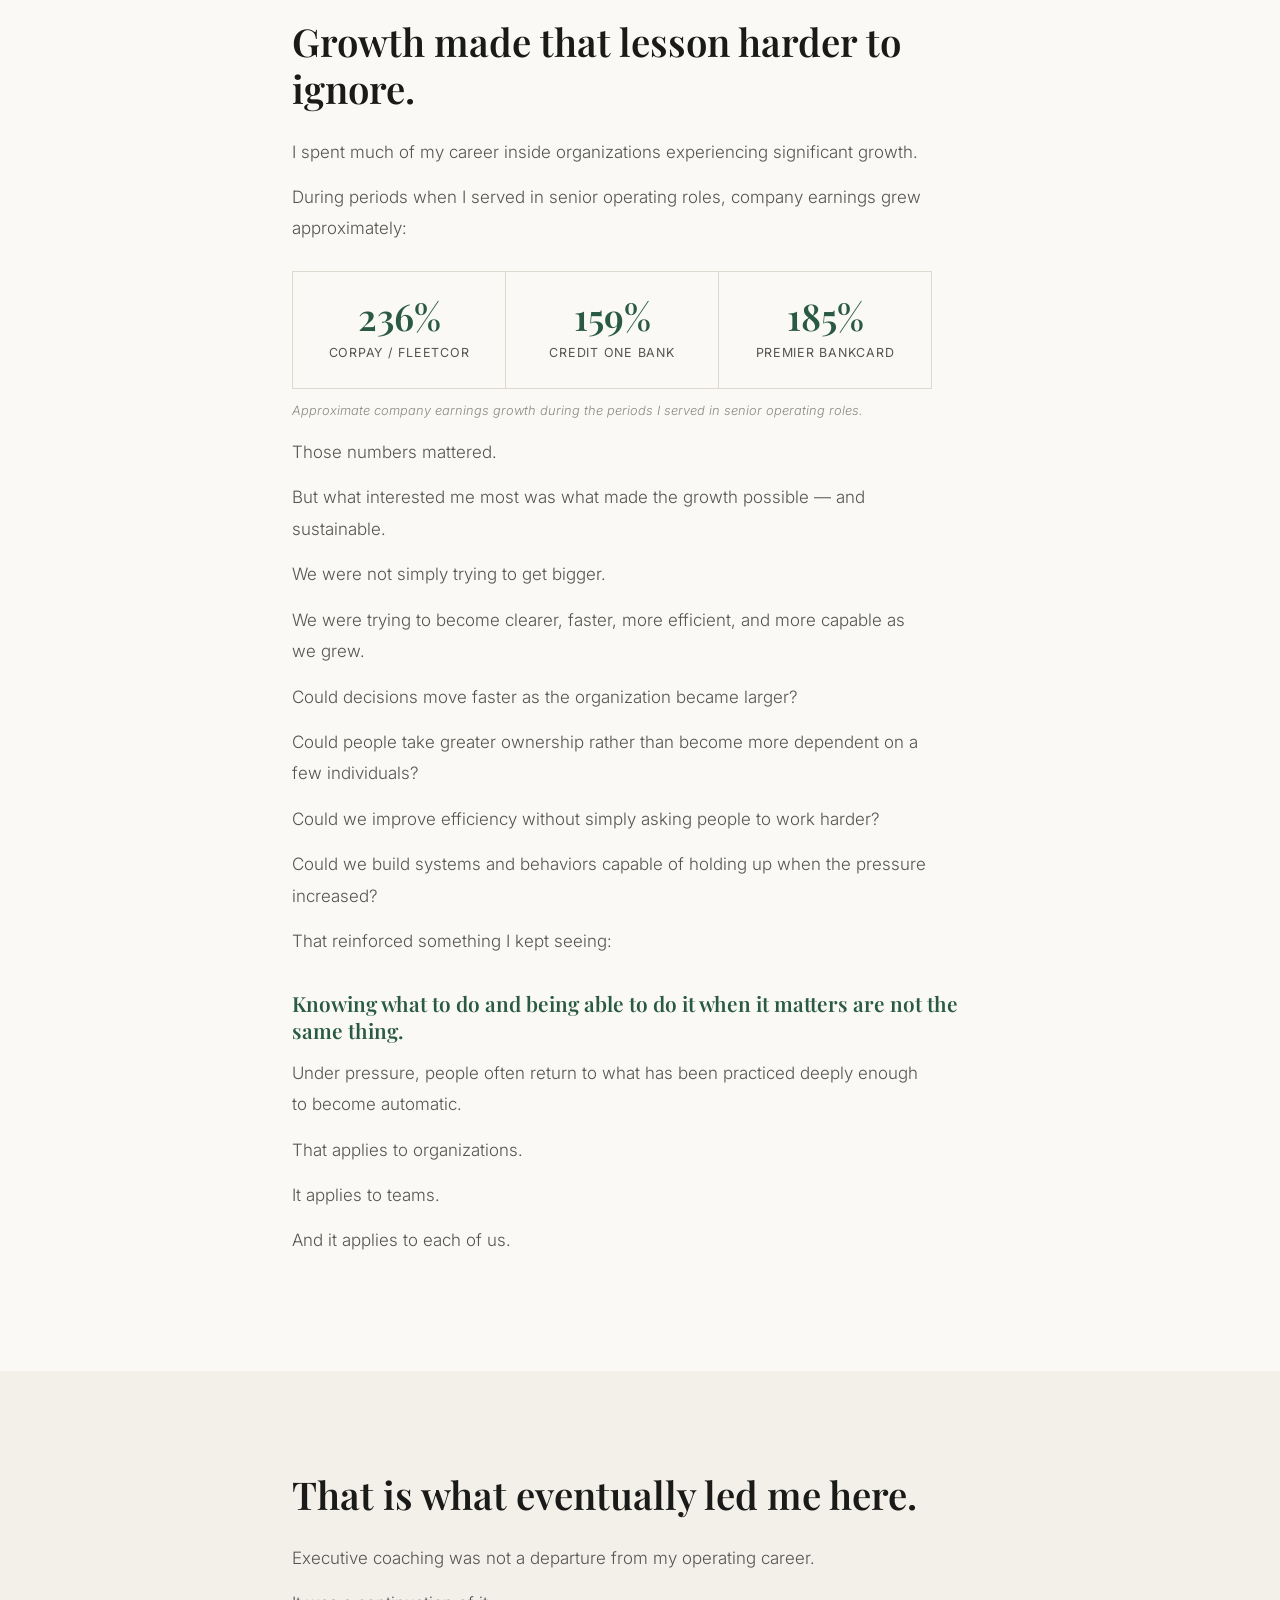
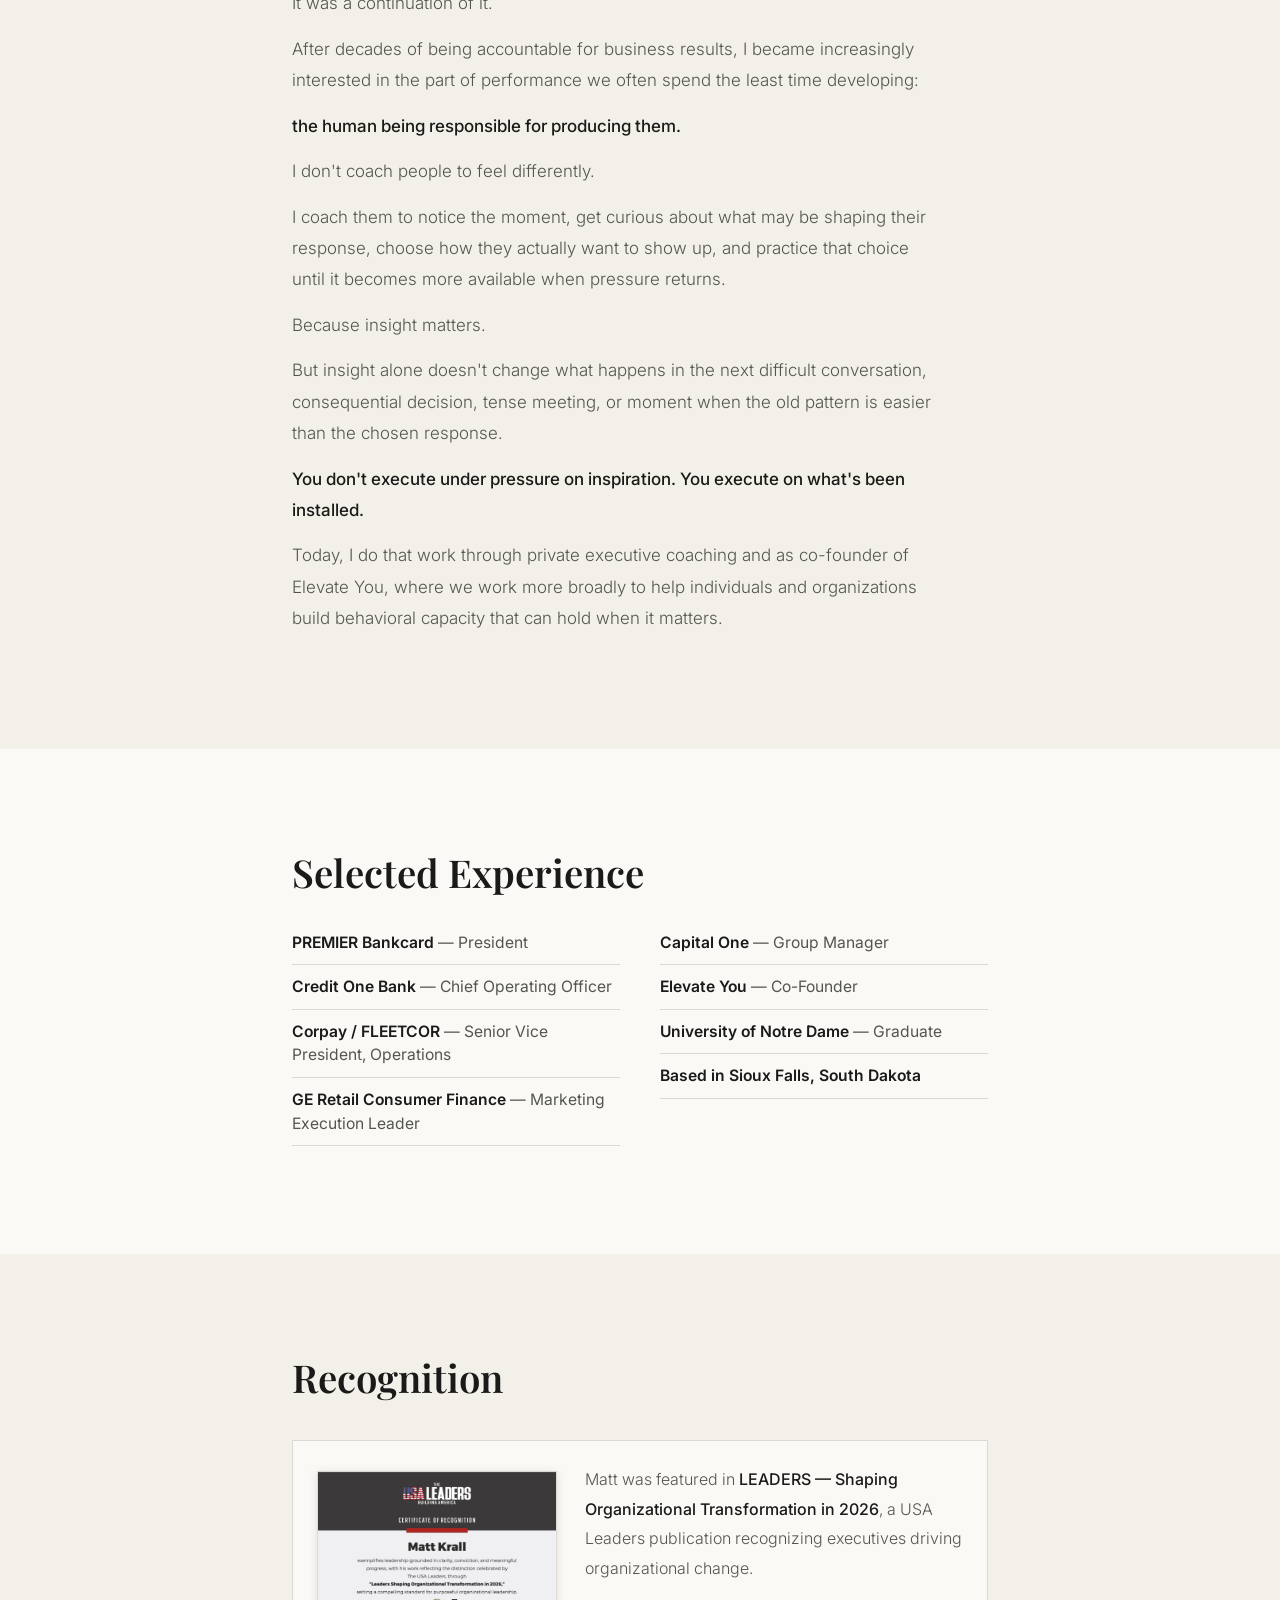
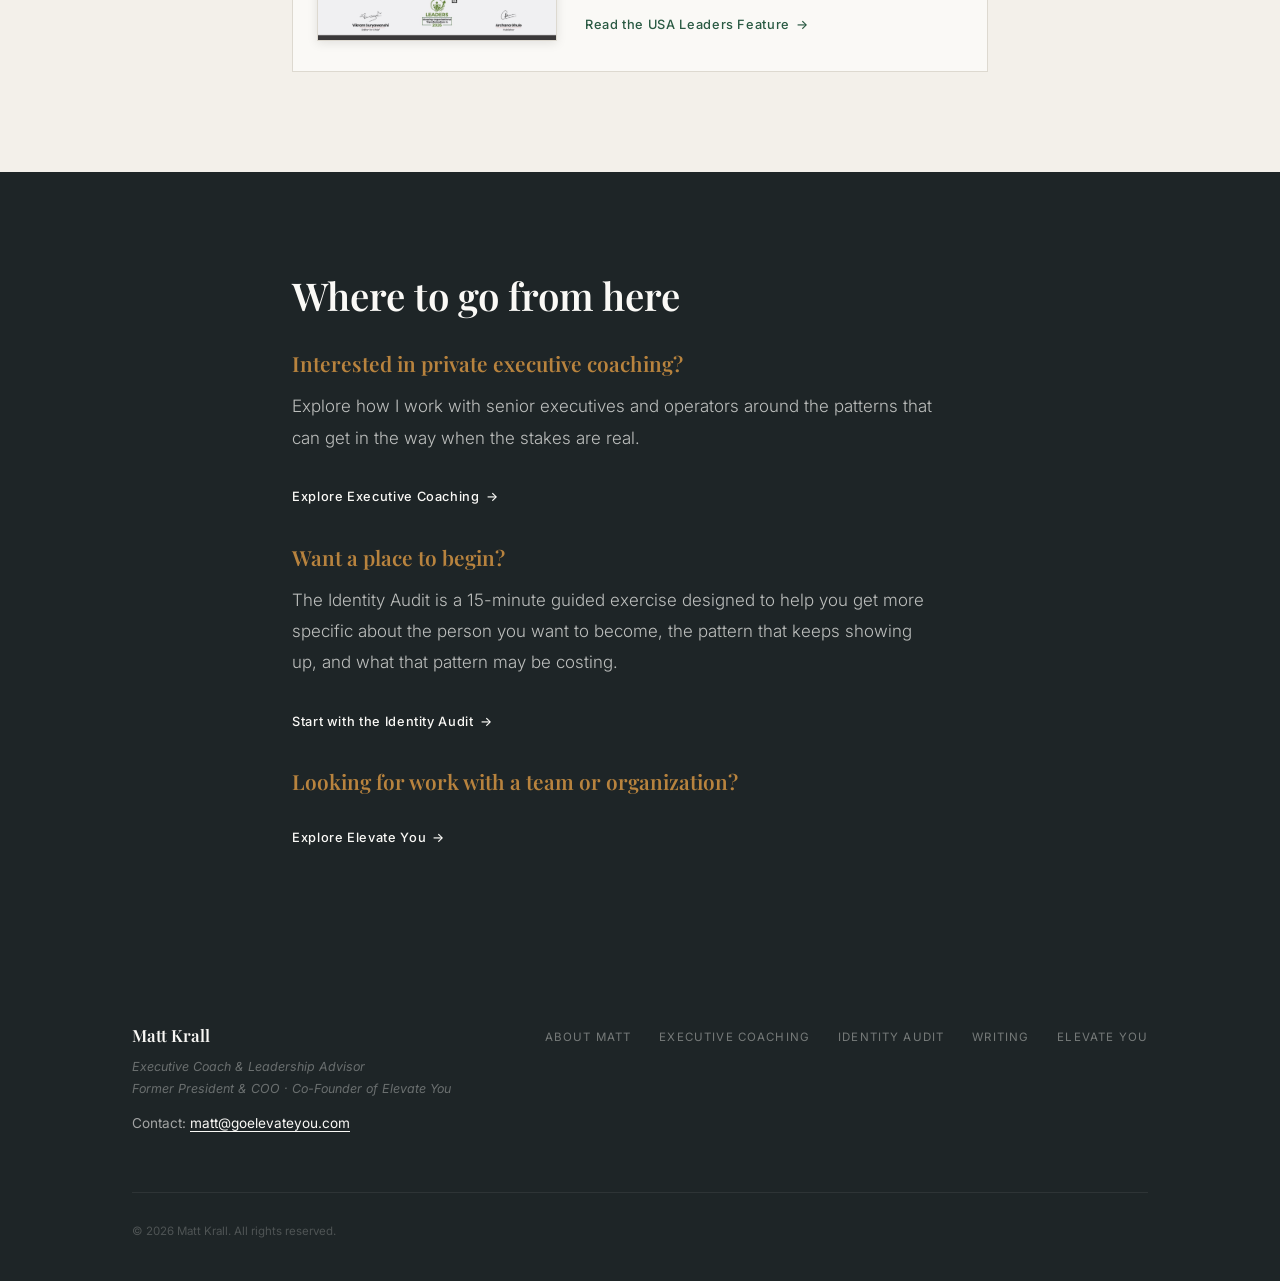
<file: about-matt-krall.html>
<!DOCTYPE html>
<html lang="en">
<head>
  <meta charset="UTF-8">
  <!-- Google tag (gtag.js) -->
  <script async src="https://www.googletagmanager.com/gtag/js?id=G-2R4MK1FPHH"></script>
  <script>
    window.dataLayer = window.dataLayer || [];
    function gtag(){dataLayer.push(arguments);}
    gtag('js', new Date());
    gtag('config', 'G-2R4MK1FPHH');
  </script>
  <meta name="viewport" content="width=device-width, initial-scale=1.0">
  <title>About Matt Krall | Executive Coach &amp; Former President &amp; COO</title>
  <meta name="description" content="Matt Krall is an executive coach, former President and COO, and co-founder of Elevate You with more than 30 years of experience leading through growth, performance, and organizational change.">
  <meta name="author" content="Matt Krall">
  <meta name="robots" content="index, follow">
  <link rel="canonical" href="https://mattkrall.com/about-matt-krall">
  <link rel="author" href="https://mattkrall.com/about-matt-krall">

  <meta property="og:type" content="profile">
  <meta property="og:title" content="About Matt Krall | Executive Coach &amp; Former President &amp; COO">
  <meta property="og:description" content="Matt Krall is an executive coach, former President and COO, and co-founder of Elevate You with more than 30 years of experience leading through growth, performance, and organizational change.">
  <meta property="og:url" content="https://mattkrall.com/about-matt-krall">
  <meta property="og:site_name" content="Matt Krall">
  <meta property="og:image" content="https://mattkrall.com/images/Headshot-Matt-Krall-2026-08-27-smile-1200.jpeg">

  <meta name="twitter:card" content="summary_large_image">
  <meta name="twitter:title" content="About Matt Krall | Executive Coach &amp; Former President &amp; COO">
  <meta name="twitter:description" content="Matt Krall is an executive coach, former President and COO, and co-founder of Elevate You with more than 30 years of experience leading through growth, performance, and organizational change.">
  <meta name="twitter:image" content="https://mattkrall.com/images/Headshot-Matt-Krall-2026-08-27-smile-1200.jpeg">

  <script type="application/ld+json">
{
  "@context": "https://schema.org",
  "@type": "ProfilePage",
  "@id": "https://mattkrall.com/about-matt-krall#profile",
  "url": "https://mattkrall.com/about-matt-krall",
  "name": "About Matt Krall",
  "mainEntity": {
    "@type": "Person",
    "@id": "https://mattkrall.com/#matt-krall",
    "name": "Matt Krall",
    "url": "https://mattkrall.com/about-matt-krall",
    "jobTitle": "Executive Coach & Leadership Advisor",
    "image": "https://mattkrall.com/images/Headshot-Matt-Krall-2026-08-27-smile-1200.jpeg",
    "email": "mailto:matt@goelevateyou.com",
    "sameAs": [
      "https://www.linkedin.com/in/matt-krall-a079bb7/",
      "https://www.facebook.com/matt.krall.79/",
      "https://www.instagram.com/mattkrall_/",
      "https://theusaleaders.com/industry-leaders/matt-krall/"
    ],
    "alumniOf": {
      "@type": "CollegeOrUniversity",
      "name": "University of Notre Dame"
    },
    "affiliation": {
      "@type": "Organization",
      "name": "Elevate You",
      "url": "https://goelevateyou.com/"
    }
  }
}
  </script>

  <link rel="preconnect" href="https://fonts.googleapis.com">
  <link rel="preconnect" href="https://fonts.gstatic.com" crossorigin>
  <link href="https://fonts.googleapis.com/css2?family=Playfair+Display:ital,wght@0,400;0,600;0,700;1,400;1,600&family=Inter:ital,wght@0,300;0,400;0,500;1,300;1,400&display=swap" rel="stylesheet">
  <link rel="stylesheet" href="/site.css">
</head>
<body>
  <nav class="nav" aria-label="Main navigation">
    <div class="nav__inner">
      <a href="/" class="nav__brand">Matt Krall</a>
      <ul class="nav__links" role="list">
        <li><a href="/about-matt-krall" aria-current="page">About Matt</a></li>
        <li><a href="/executive-coaching">Executive Coaching</a></li>
        <li><a href="/writing">Writing</a></li>
        <li><a href="https://goelevateyou.com/" target="_blank" rel="noopener noreferrer">Elevate You</a></li>
      </ul>
      <a href="/identity-audit" class="btn btn--dark nav__cta">Start with the Identity Audit</a>
      <button class="nav__burger" id="burger" aria-label="Open menu" aria-expanded="false"><span></span><span></span><span></span></button>
    </div>
  </nav>
  <div class="nav__drawer" id="nav-drawer" aria-hidden="true">
    <ul role="list">
      <li><a href="/about-matt-krall">About Matt</a></li>
      <li><a href="/executive-coaching">Executive Coaching</a></li>
      <li><a href="/writing">Writing</a></li>
      <li><a href="https://goelevateyou.com/" target="_blank" rel="noopener noreferrer">Elevate You</a></li>
      <li><a href="/identity-audit">Start with the Identity Audit</a></li>
    </ul>
  </div>

  <main>
<section class="page-hero page-hero--split"><div class="wrap--wide about-top">
<div class="prose">
<h1 class="page-hero__title">About Matt Krall</h1>
<p class="page-hero__sub"><strong>Executive Coach · Former President &amp; COO · Co-Founder of Elevate You</strong></p>
<p class="byline">Written by <a rel="author" href="/about-matt-krall">Matt Krall</a> · Executive Coach &amp; Leadership Advisor</p>
<p>For more than three decades, I worked inside fast-growing organizations where the challenge was rarely just growth.</p>
<p>It was helping people, teams, and systems keep up with it.</p>
<p>How do you grow without adding unnecessary complexity? How do you become more efficient without simply asking people to work harder? How do you create more ownership, more clarity, and better decisions as the organization gets bigger?</p>
<p>Those questions shaped my career as an operator.</p>
<p>Today, they shape my work as an executive coach and co-founder of Elevate You.</p>
</div>
<div class="about-top__img"><img src="/images/Headshot-Matt-Krall-2026-08-27-smile-1200.jpeg" alt="Matt Krall, executive coach and co-founder of Elevate You" width="994" height="1200" loading="eager" fetchpriority="high"></div>
</div></section>
<section class="section" id="seattle"><div class="wrap prose">
<h2 class="section__headline">The 90 days that changed how I understood leadership</h2>
<p>In 1999, Capital One asked me to stand up a new internet servicing center in Seattle.</p>
<p>Hire 250 people. Build the operation. Launch in 90 days. On the other side of the country.</p>
<p>I approached it the way I approached a lot of things at that point in my career: work harder, stay close to everything, solve problems quickly, and try to be the person with the answer when something went wrong.</p>
<p>Then a teammate named Jim pulled me aside.</p>
<p>He reminded me that I had built a strong team around me — and that they were capable of carrying more of the load if I would let them.</p>
<p><strong>That was the moment. Not a strategy moment. An identity moment.</strong></p>
<p>I had believed carrying more made me more valuable.</p>
<p>But the more I tried to carry, the less room I created for capable people around me to step forward.</p>
<p>The Seattle operation launched fully staffed. Within twelve months, it became the highest-performing site in the network.</p>
<p>But the lesson that stayed with me was bigger than the result:</p>
<h3 class="sub">Leadership is a transfer of energy.</h3>
<p>What is happening inside us doesn't stay inside us.</p>
<p>It shows up in our decisions. Our conversations. Our presence. How tightly we hold on. How much room we create for others.</p>
<p>And eventually, in what the people around us begin to experience.</p>
<p>That realization followed me throughout the rest of my operating career.</p>
</div></section>
<section class="section section--tinted"><div class="wrap prose">
<h2 class="section__headline">Most performance problems aren't potential problems.</h2>
<p>Years later, I found language that helped me better understand something I had been seeing repeatedly.</p>
<p>W. Timothy Gallwey described performance with a deceptively simple equation:</p>
<h3 class="sub">Performance = Potential − Interference</h3>
<p>In business, we spend enormous amounts of time adding potential.</p>
<p>Strategy. Talent. Technology. Capital. Knowledge. Process. Opportunity.</p>
<p>All of those things matter.</p>
<p><strong>But over the course of my career, I came to see that most of the biggest performance gains didn't come from adding more potential. They came from reducing the interference already sitting between capable people and the results they were capable of producing.</strong></p>
<p>Sometimes that interference looks like over-control.</p>
<p>Sometimes it is avoidance, defensiveness, exhaustion, unclear communication, fear of getting it wrong, or waiting for permission.</p>
<p>None of those things make someone a bad person or a weak teammate.</p>
<p>They make us human.</p>
<p>The question is whether we can see the pattern clearly enough to choose something different when it matters.</p>
</div></section>
<section class="section"><div class="wrap prose">
<h2 class="section__headline">Growth made that lesson harder to ignore.</h2>
<p>I spent much of my career inside organizations experiencing significant growth.</p>
<p>During periods when I served in senior operating roles, company earnings grew approximately:</p><div class="stats">
<div class="stat"><span class="stat__num">236%</span><span class="stat__label">Corpay / FLEETCOR</span></div>
<div class="stat"><span class="stat__num">159%</span><span class="stat__label">Credit One Bank</span></div>
<div class="stat"><span class="stat__num">185%</span><span class="stat__label">PREMIER Bankcard</span></div>
</div>
<p class="fine">Approximate company earnings growth during the periods I served in senior operating roles.</p><p>Those numbers mattered.</p>
<p>But what interested me most was what made the growth possible — and sustainable.</p>
<p>We were not simply trying to get bigger.</p>
<p>We were trying to become clearer, faster, more efficient, and more capable as we grew.</p>
<p>Could decisions move faster as the organization became larger?</p>
<p>Could people take greater ownership rather than become more dependent on a few individuals?</p>
<p>Could we improve efficiency without simply asking people to work harder?</p>
<p>Could we build systems and behaviors capable of holding up when the pressure increased?</p>
<p>That reinforced something I kept seeing:</p>
<h3 class="sub">Knowing what to do and being able to do it when it matters are not the same thing.</h3>
<p>Under pressure, people often return to what has been practiced deeply enough to become automatic.</p>
<p>That applies to organizations.</p>
<p>It applies to teams.</p>
<p>And it applies to each of us.</p>
</div></section>
<section class="section section--tinted"><div class="wrap prose">
<h2 class="section__headline">That is what eventually led me here.</h2>
<p>Executive coaching was not a departure from my operating career.</p>
<p>It was a continuation of it.</p>
<p>After decades of being accountable for business results, I became increasingly interested in the part of performance we often spend the least time developing:</p>
<p><strong>the human being responsible for producing them.</strong></p>
<p>I don't coach people to feel differently.</p>
<p>I coach them to notice the moment, get curious about what may be shaping their response, choose how they actually want to show up, and practice that choice until it becomes more available when pressure returns.</p>
<p>Because insight matters.</p>
<p>But insight alone doesn't change what happens in the next difficult conversation, consequential decision, tense meeting, or moment when the old pattern is easier than the chosen response.</p>
<p><strong>You don't execute under pressure on inspiration. You execute on what's been installed.</strong></p>
<p>Today, I do that work through private executive coaching and as co-founder of Elevate You, where we work more broadly to help individuals and organizations build behavioral capacity that can hold when it matters.</p>
</div></section>
<section class="section" id="experience"><div class="wrap prose"><h2 class="section__headline">Selected Experience</h2><ul class="exp exp--two">
<li><strong>PREMIER Bankcard</strong> — President</li>
<li><strong>Credit One Bank</strong> — Chief Operating Officer</li>
<li><strong>Corpay / FLEETCOR</strong> — Senior Vice President, Operations</li>
<li><strong>GE Retail Consumer Finance</strong> — Marketing Execution Leader</li>
<li><strong>Capital One</strong> — Group Manager</li>
<li><strong>Elevate You</strong> — Co-Founder</li>
<li><strong>University of Notre Dame</strong> — Graduate</li>
<li><strong>Based in Sioux Falls, South Dakota</strong></li>
</ul></div></section>
<section class="section section--tinted" id="recognition"><div class="wrap prose">
<h2 class="section__headline">Recognition</h2>
<div class="press-badge">
  <button type="button" class="press-badge__btn" aria-label="Enlarge the USA Leaders certificate of recognition" onclick="document.getElementById('cert-lightbox').classList.add('is-open')"><img class="press-badge__cert" src="/images/matt-krall-usa-leaders-certificate.jpg" alt="USA Leaders Certificate of Recognition — Matt Krall, Leaders Shaping Organizational Transformation in 2026" width="1200" height="849" loading="lazy"></button>
  <div class="press-badge__text">
    <p>Matt was featured in <strong>LEADERS — Shaping Organizational Transformation in 2026</strong>, a USA Leaders publication recognizing executives driving organizational change.</p>
    <p class="cta-row"><a href="https://theusaleaders.com/industry-leaders/matt-krall/" class="arrow-link" target="_blank" rel="noopener noreferrer">Read the USA Leaders Feature</a></p>
  </div>
</div></div></section>
<section class="section section--dark" id="next"><div class="wrap prose">
<h2 class="section__headline">Where to go from here</h2>
<h3 class="sub">Interested in private executive coaching?</h3>
<p>Explore how I work with senior executives and operators around the patterns that can get in the way when the stakes are real.</p>
<p class="cta-row"><a href="/executive-coaching" class="arrow-link">Explore Executive Coaching</a></p>
<h3 class="sub">Want a place to begin?</h3>
<p>The Identity Audit is a 15-minute guided exercise designed to help you get more specific about the person you want to become, the pattern that keeps showing up, and what that pattern may be costing.</p>
<p class="cta-row"><a href="/identity-audit" class="arrow-link">Start with the Identity Audit</a></p>
<h3 class="sub">Looking for work with a team or organization?</h3>
<p class="cta-row"><a href="https://goelevateyou.com/" class="arrow-link" target="_blank" rel="noopener noreferrer">Explore Elevate You</a></p>
</div></section>
  </main>

  <footer class="footer">
    <div class="wrap--wide">
      <div class="footer__top">
        <div>
          <span class="footer__brand">Matt Krall</span>
          <span class="footer__tagline">Executive Coach &amp; Leadership Advisor</span>
          <span class="footer__tagline">Former President &amp; COO · Co-Founder of Elevate You</span>
          <span class="footer__contact">Contact: <a href="mailto:matt@goelevateyou.com">matt@goelevateyou.com</a></span>
        </div>
        <ul class="footer__nav" role="list">
          <li><a href="/about-matt-krall">About Matt</a></li>
          <li><a href="/executive-coaching">Executive Coaching</a></li>
          <li><a href="/identity-audit">Identity Audit</a></li>
          <li><a href="/writing">Writing</a></li>
          <li><a href="https://goelevateyou.com/" target="_blank" rel="noopener noreferrer">Elevate You</a></li>
        </ul>
      </div>
      <div class="footer__bottom">
        <p class="footer__copy">© 2026 Matt Krall. All rights reserved.</p>
      </div>
    </div>
  </footer>

  <div class="lightbox" id="cert-lightbox" onclick="this.classList.remove('is-open')" role="dialog" aria-label="USA Leaders certificate">
    <button class="lightbox__close" aria-label="Close">&times;</button>
    <img src="/images/matt-krall-usa-leaders-certificate.jpg" alt="USA Leaders Certificate of Recognition — Matt Krall, enlarged">
  </div>
  <script>
    (function () {
      var burger = document.getElementById('burger');
      var drawer = document.getElementById('nav-drawer');
      var nav = document.querySelector('.nav');
      function setDrawer(open) {
        drawer.classList.toggle('is-open', open);
        drawer.setAttribute('aria-hidden', open ? 'false' : 'true');
        burger.setAttribute('aria-expanded', open ? 'true' : 'false');
      }
      burger.addEventListener('click', function () { setDrawer(!drawer.classList.contains('is-open')); });
      document.querySelectorAll('a[href^="#"]').forEach(function (link) {
        link.addEventListener('click', function (e) {
          var id = this.getAttribute('href');
          if (id.length < 2) return;
          var target = document.querySelector(id);
          if (!target) return;
          e.preventDefault();
          var top = target.getBoundingClientRect().top + window.scrollY - nav.offsetHeight;
          window.scrollTo({ top: top, behavior: 'smooth' });
          setDrawer(false);
        });
      });
      window.addEventListener('scroll', function () {
        nav.style.boxShadow = window.scrollY > 10 ? '0 1px 0 rgba(0,0,0,0.06)' : 'none';
      }, { passive: true });
      document.addEventListener('click', function (e) {
        var a = e.target.closest ? e.target.closest('a') : null;
        if (!a || typeof gtag !== 'function') return;
        var h = a.getAttribute('href') || '';
        var loc = (a.closest('nav') ? 'nav' : a.closest('footer') ? 'footer' : a.closest('section') && a.closest('section').id ? a.closest('section').id : 'page');
        if (h.indexOf('identity-audit') > -1 || h === '#send-audit') gtag('event', 'identity_audit_cta_click', { cta_location: loc, cta_text: a.textContent.trim().slice(0, 60) });
        else if (h.indexOf('executive-coaching') > -1) gtag('event', 'executive_coaching_cta_click', { cta_location: loc });
        else if (h.indexOf('outlook.office.com') > -1) gtag('event', 'clarity_call_booking_click', { cta_location: loc });
        else if (h.indexOf('theusaleaders.com') > -1) gtag('event', 'usa_leaders_feature_click', { cta_location: loc });
        else if (h.indexOf('goelevateyou.com') > -1) gtag('event', 'elevate_you_click', { cta_location: loc });
      });
      document.addEventListener('keydown', function (e) {
        if (e.key === 'Escape') { var lb = document.getElementById('cert-lightbox'); if (lb) lb.classList.remove('is-open'); }
      });
    })();
  </script>
</body>
</html>
</file>
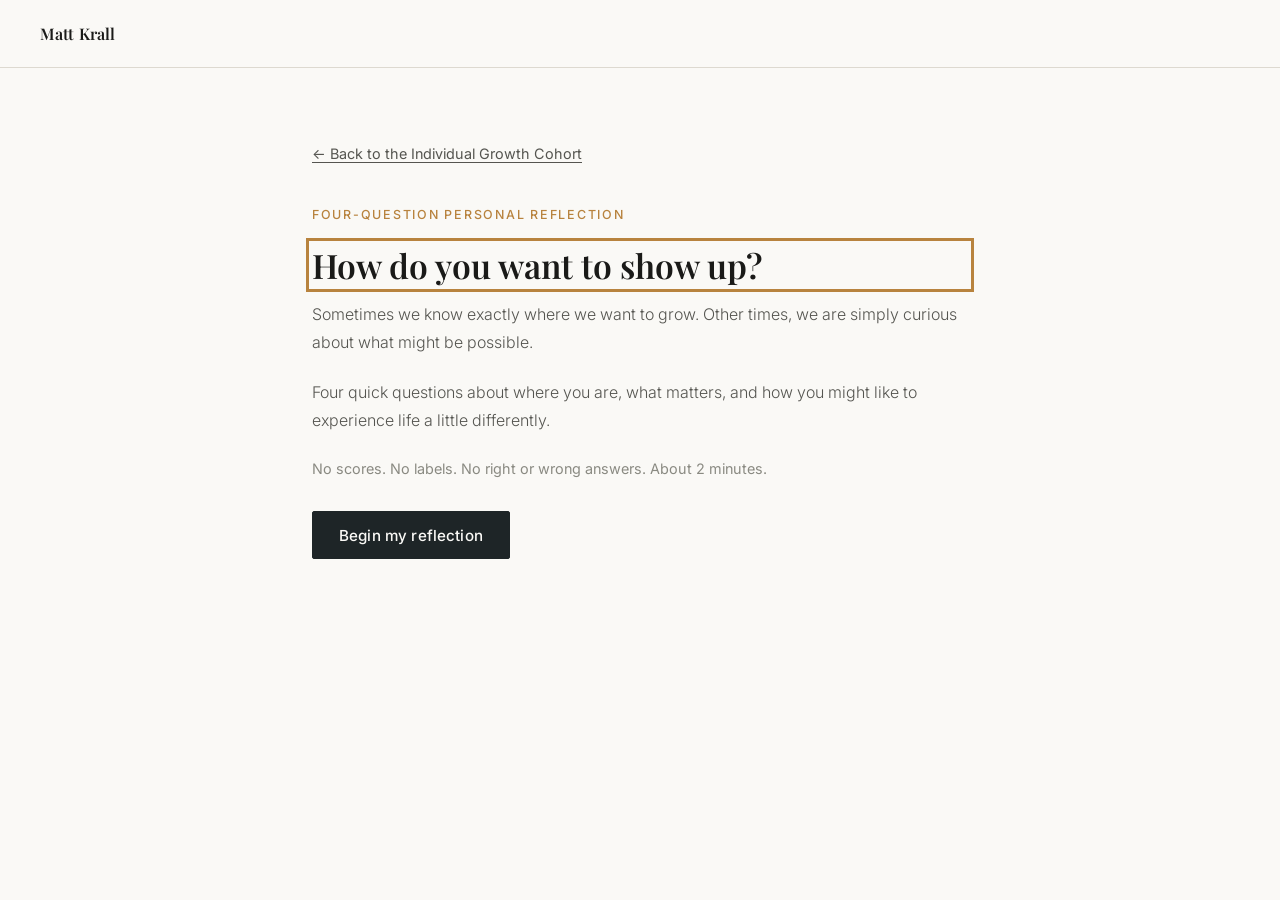
<file: discover.html>
<!DOCTYPE html>
<html lang="en">
<head>
  <meta charset="UTF-8">
  <!-- Google tag (gtag.js) -->
  <script async src="https://www.googletagmanager.com/gtag/js?id=G-2R4MK1FPHH"></script>
  <script>
    window.dataLayer = window.dataLayer || [];
    function gtag(){dataLayer.push(arguments);}
    gtag('js', new Date());
    gtag('config', 'G-2R4MK1FPHH');
  </script>
  <meta name="viewport" content="width=device-width, initial-scale=1.0">
  <title>How Do You Want to Show Up? | Four-Question Personal Reflection</title>
  <meta name="description" content="Four quick questions about where you are, what matters, and how you might like to experience life a little differently. No scores. No labels.">
  <meta name="author" content="Matt Krall">
  <!-- Prelaunch preview: remove noindex once Matt approves the copy -->
  <meta name="robots" content="noindex, nofollow">
  <link rel="canonical" href="https://mattkrall.com/discover">
  <link rel="preconnect" href="https://fonts.googleapis.com">
  <link rel="preconnect" href="https://fonts.gstatic.com" crossorigin>
  <link href="https://fonts.googleapis.com/css2?family=Playfair+Display:ital,wght@0,400;0,600;0,700;1,400;1,600&family=Inter:ital,wght@0,300;0,400;0,500;1,300;1,400&display=swap" rel="stylesheet">
  <link rel="stylesheet" href="/site.css">
  <link rel="stylesheet" href="/ig.css">
</head>
<body class="ig">
  <nav class="nav" aria-label="Main navigation">
    <div class="nav__inner">
      <a href="/" class="nav__brand">Matt Krall</a>
    </div>
  </nav>

  <main class="ig-discover">
    <div class="wrap">
      <a class="ig-back" id="back-link" href="/individual-growth">← Back to the Individual Growth Cohort</a>
      <div id="app" aria-live="polite"></div>
      <noscript><p>This reflection needs JavaScript to run. You can <a href="/individual-growth">return to the cohort page</a>.</p></noscript>
    </div>
  </main>

  <script>
  (function () {
    function track(name, params) { try { if (typeof gtag === 'function') gtag('event', name, params || {}); } catch (e) {} }
    function esc(s) { return String(s).replace(/[&<>"]/g, function (c) { return { '&': '&amp;', '<': '&lt;', '>': '&gt;', '"': '&quot;' }[c]; }); }

    // Preserve source attribution on links back to the landing page
    var keep = ['utm_source', 'utm_medium', 'utm_campaign', 'utm_content', 'utm_term', 'ref'];
    var qs = new URLSearchParams(location.search), carry = new URLSearchParams();
    keep.forEach(function (k) { if (qs.get(k)) carry.set(k, qs.get(k)); });
    var LANDING = '/individual-growth' + (carry.toString() ? '?' + carry.toString() : '');
    document.getElementById('back-link').href = LANDING;

    var QUESTIONS = [
      { q: 'Which of these feels closest to where you are in life right now?', opts: [
        'Things are going well, but I know there is another level in me.',
        'I keep telling myself I will do something differently, but somehow I end up back in the same place.',
        'From the outside, things look pretty good. I am just not sure everything feels right on the inside.',
        'I am getting a lot done, but I am not sure how long I want to keep this pace.',
        'Nothing feels particularly wrong. I am just curious about what else might be possible.'
      ]},
      { q: 'Where do you find yourself thinking about this most?', opts: [
        'At work, especially when I think about where I want to go next.',
        'With the people closest to me. Those relationships really matter.',
        'When I am deciding where to spend my time and energy.',
        'In quieter moments, when I wonder if I am building the life I really want.',
        'Honestly, it shows up in a few different areas.',
        'I am still figuring that out.'
      ]},
      { q: 'When you think about moments like these, which experience feels most familiar?',
        context: 'A conversation. An unexpected request. A chance to speak up. A choice about your time. Not dramatic events - everyday moments where how you show up can matter.',
        opts: [
        'Sometimes I know what I want to say, but I hold back.',
        'I find myself saying yes or pushing forward, even when part of me wants something different.',
        'Sometimes I respond quickly, and later think about how I might have handled it differently.',
        'I can recognize a familiar pattern, but changing it in the moment is not always easy.',
        'I am generally happy with how I show up. I am just interested in getting even better.',
        'It really depends on the situation.'
      ]},
      { q: 'Imagine looking back six months from now. What would make you think, “Something really has changed”?', opts: [
        'I am speaking up and taking chances I might have avoided before.',
        'I am handling situations differently instead of having the same reactions.',
        'I am more present with the people who matter to me.',
        'I am making choices that feel more like mine.',
        'I have more energy for the life I am working so hard to build.',
        'I can see how I have grown, not just how much I have accomplished.'
      ]}
    ];

    // Personalization copy map (deterministic templates; Q2 is not used in the recap)
    var Q1 = [
      'feeling there may be another level in you',
      'wanting to move beyond a familiar pattern',
      'that something about your current direction feels worth exploring',
      'that you are accomplishing a lot and thinking about the pace',
      'being curious about what else may be possible'
    ];
    var Q3 = [
      'that sometimes you hold back when you want to speak',
      'that you sometimes keep going or say yes, even when part of you wants something else',
      'that you sometimes revisit a response afterward',
      'that changing a familiar pattern in the moment is not always easy',
      'that you feel good about how you show up and still want to grow',
      'that how you respond can depend on the situation'
    ];
    var Q4 = [
      { h: 'What might become possible if you spoke up a little more often?',
        s: 'speaking up and taking chances you might previously have avoided',
        p: 'Think about an upcoming conversation. What is one thing someone else might see or hear you do differently?' },
      { h: 'What might change if you met a familiar situation in a new way?',
        s: 'handling situations differently instead of having the same reactions',
        p: 'Think of a situation that tends to repeat. What is one small thing you could try differently the next time it happens?' },
      { h: 'What would it feel like to be more present with the people who matter most?',
        s: 'being more present with the people who matter to you',
        p: 'Who is one person you will see this week? What would it look like to give them your full attention for a few minutes?' },
      { h: 'What might your life look like if more of your choices felt like your own?',
        s: 'making choices that feel more like yours',
        p: 'What is one upcoming choice, big or small, where you could pause and ask what you really want?' },
      { h: 'What would it feel like to have more energy for the life you want?',
        s: 'having more energy for the things that matter to you',
        p: 'When could you give something important a little more of your attention or energy?' },
      { h: 'What might you notice if you looked for growth, not just accomplishment?',
        s: 'seeing how you have grown, not just how much you have accomplished',
        p: 'At the end of this week, what is one moment where you could notice how you showed up, not just what you got done?' }
    ];
    var FALLBACK = { h: 'What might become possible from here?', body: 'You identified what matters and imagined a different experience.', p: 'What is one small choice you could practice this week?' };

    var STORE = 'ig-discover-answers';
    var answers = [null, null, null, null];
    try { var saved = JSON.parse(sessionStorage.getItem(STORE) || 'null'); if (Array.isArray(saved) && saved.length === 4) answers = saved; } catch (e) {}
    function save() { try { sessionStorage.setItem(STORE, JSON.stringify(answers)); } catch (e) {} }

    var app = document.getElementById('app');
    var step = -1; // -1 welcome, 0..3 questions, 4 result

    function welcome() {
      app.innerHTML =
        '<p class="ig-eyebrow">Four-question personal reflection</p>' +
        '<h1 class="ig-q" tabindex="-1">How do you want to show up?</h1>' +
        '<p class="ig-context">Sometimes we know exactly where we want to grow. Other times, we are simply curious about what might be possible.</p>' +
        '<p class="ig-context">Four quick questions about where you are, what matters, and how you might like to experience life a little differently.</p>' +
        '<p class="ig-reassure">No scores. No labels. No right or wrong answers. About 2 minutes.</p>' +
        '<button type="button" class="ig-btn" id="begin">Begin my reflection</button>';
      document.getElementById('begin').addEventListener('click', function () { track('discovery_start'); go(0); });
    }

    function question(i) {
      var Q = QUESTIONS[i];
      var opts = Q.opts.map(function (o, j) {
        var sel = answers[i] === j;
        return '<label class="ig-option' + (sel ? ' is-selected' : '') + '">' +
          '<input type="radio" name="q' + i + '" value="' + j + '"' + (sel ? ' checked' : '') + '>' +
          '<span class="ig-option__dot" aria-hidden="true"></span><span>' + esc(o) + '</span></label>';
      }).join('');
      app.innerHTML =
        '<p class="ig-progress">' + (i + 1) + ' of 4</p>' +
        '<div class="ig-progress__bar" aria-hidden="true"><span style="width:' + ((i + 1) * 25) + '%"></span></div>' +
        '<h1 class="ig-q" id="qh" tabindex="-1">' + esc(Q.q) + '</h1>' +
        (Q.context ? '<p class="ig-context">' + esc(Q.context) + '</p>' : '') +
        '<fieldset class="ig-options" aria-labelledby="qh">' + opts + '</fieldset>' +
        '<div class="ig-nav">' +
          '<button type="button" class="ig-btn ig-btn--ghost" id="prev">← Back</button>' +
          '<button type="button" class="ig-btn" id="next"' + (answers[i] === null ? ' disabled' : '') + '>' + (i === 3 ? 'See my reflection →' : 'Continue →') + '</button>' +
        '</div>';
      track('discovery_question_view', { question: i + 1 });
      app.querySelectorAll('input[type=radio]').forEach(function (r) {
        r.addEventListener('change', function () {
          answers[i] = parseInt(r.value, 10); save();
          app.querySelectorAll('.ig-option').forEach(function (l) { l.classList.toggle('is-selected', l.querySelector('input').checked); });
          document.getElementById('next').disabled = false;
        });
      });
      document.getElementById('prev').addEventListener('click', function () { go(i - 1); });
      document.getElementById('next').addEventListener('click', function () {
        if (answers[i] === null) return;
        track('discovery_question_answered', { question: i + 1 });
        go(i + 1);
      });
    }

    function result() {
      var a1 = Q1[answers[0]], a3 = Q3[answers[2]], a4 = Q4[answers[3]];
      var h, body, p;
      if (a1 && a3 && a4) {
        h = a4.h;
        body = '<p>You mentioned ' + esc(a1) + ' and noted ' + esc(a3) + '.</p><p>You also imagined ' + esc(a4.s) + '.</p>';
        p = a4.p;
      } else {
        h = FALLBACK.h; body = '<p>' + esc(FALLBACK.body) + '</p>'; p = FALLBACK.p;
      }
      app.innerHTML =
        '<div class="ig-result">' +
        '<p class="ig-eyebrow">Your personal reflection</p>' +
        '<h1 class="ig-q" tabindex="-1">' + esc(h) + '</h1>' + body +
        '<div class="ig-carry"><p class="ig-carry__label">One question to carry forward</p><p>' + esc(p) + '</p></div>' +
        '<a class="ig-btn" id="explore" href="' + LANDING + '#experience">Explore the 20-week experience →</a>' +
        '<p class="ig-restart"><button type="button" class="ig-link" id="restart">Start the reflection again</button></p>' +
        '</div>';
      track('discovery_complete');
      document.getElementById('explore').addEventListener('click', function () { track('cohort_explore_click'); });
      document.getElementById('restart').addEventListener('click', function () { answers = [null, null, null, null]; save(); go(-1); });
    }

    function go(n) {
      step = Math.max(-1, Math.min(4, n));
      if (step === -1) welcome(); else if (step === 4) result(); else question(step);
      var h = app.querySelector('h1'); if (h) h.focus({ preventScroll: true });
      window.scrollTo(0, 0);
    }
    go(-1);
  })();
  </script>
</body>
</html>
</file>
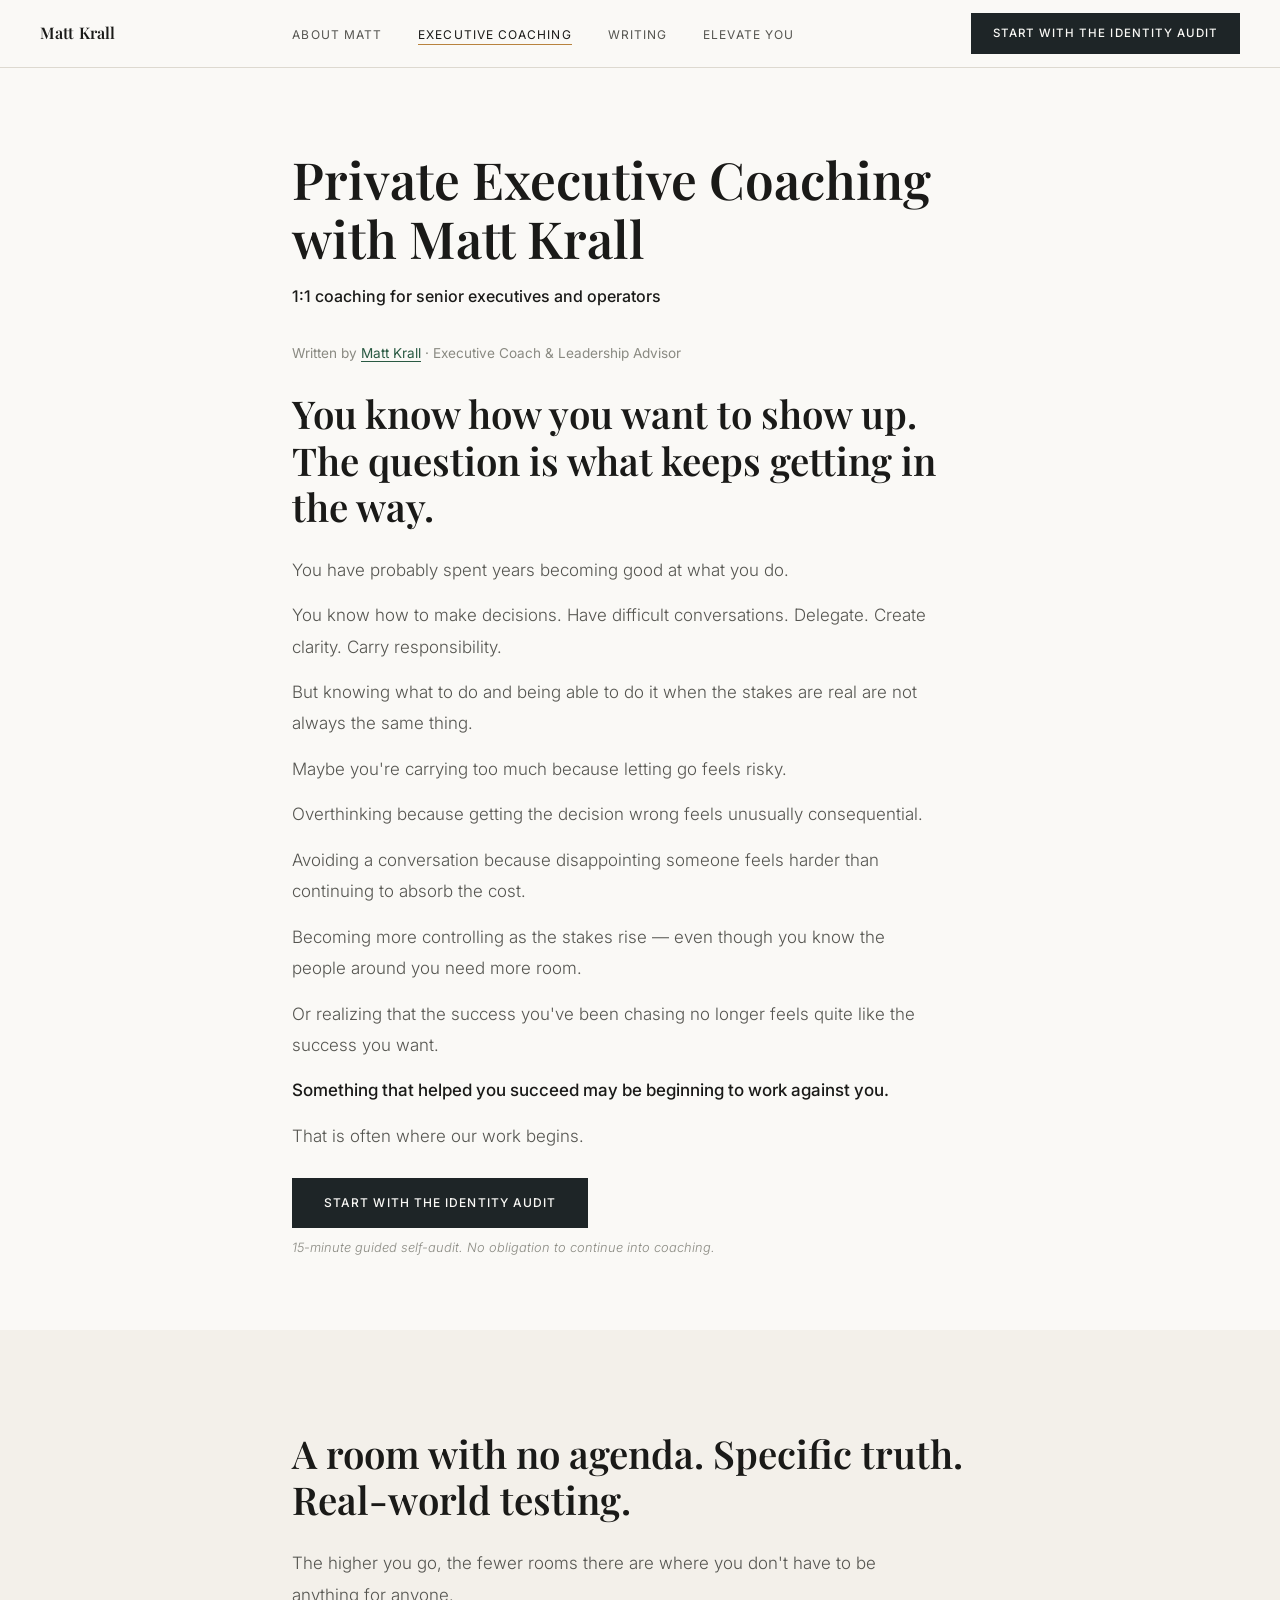
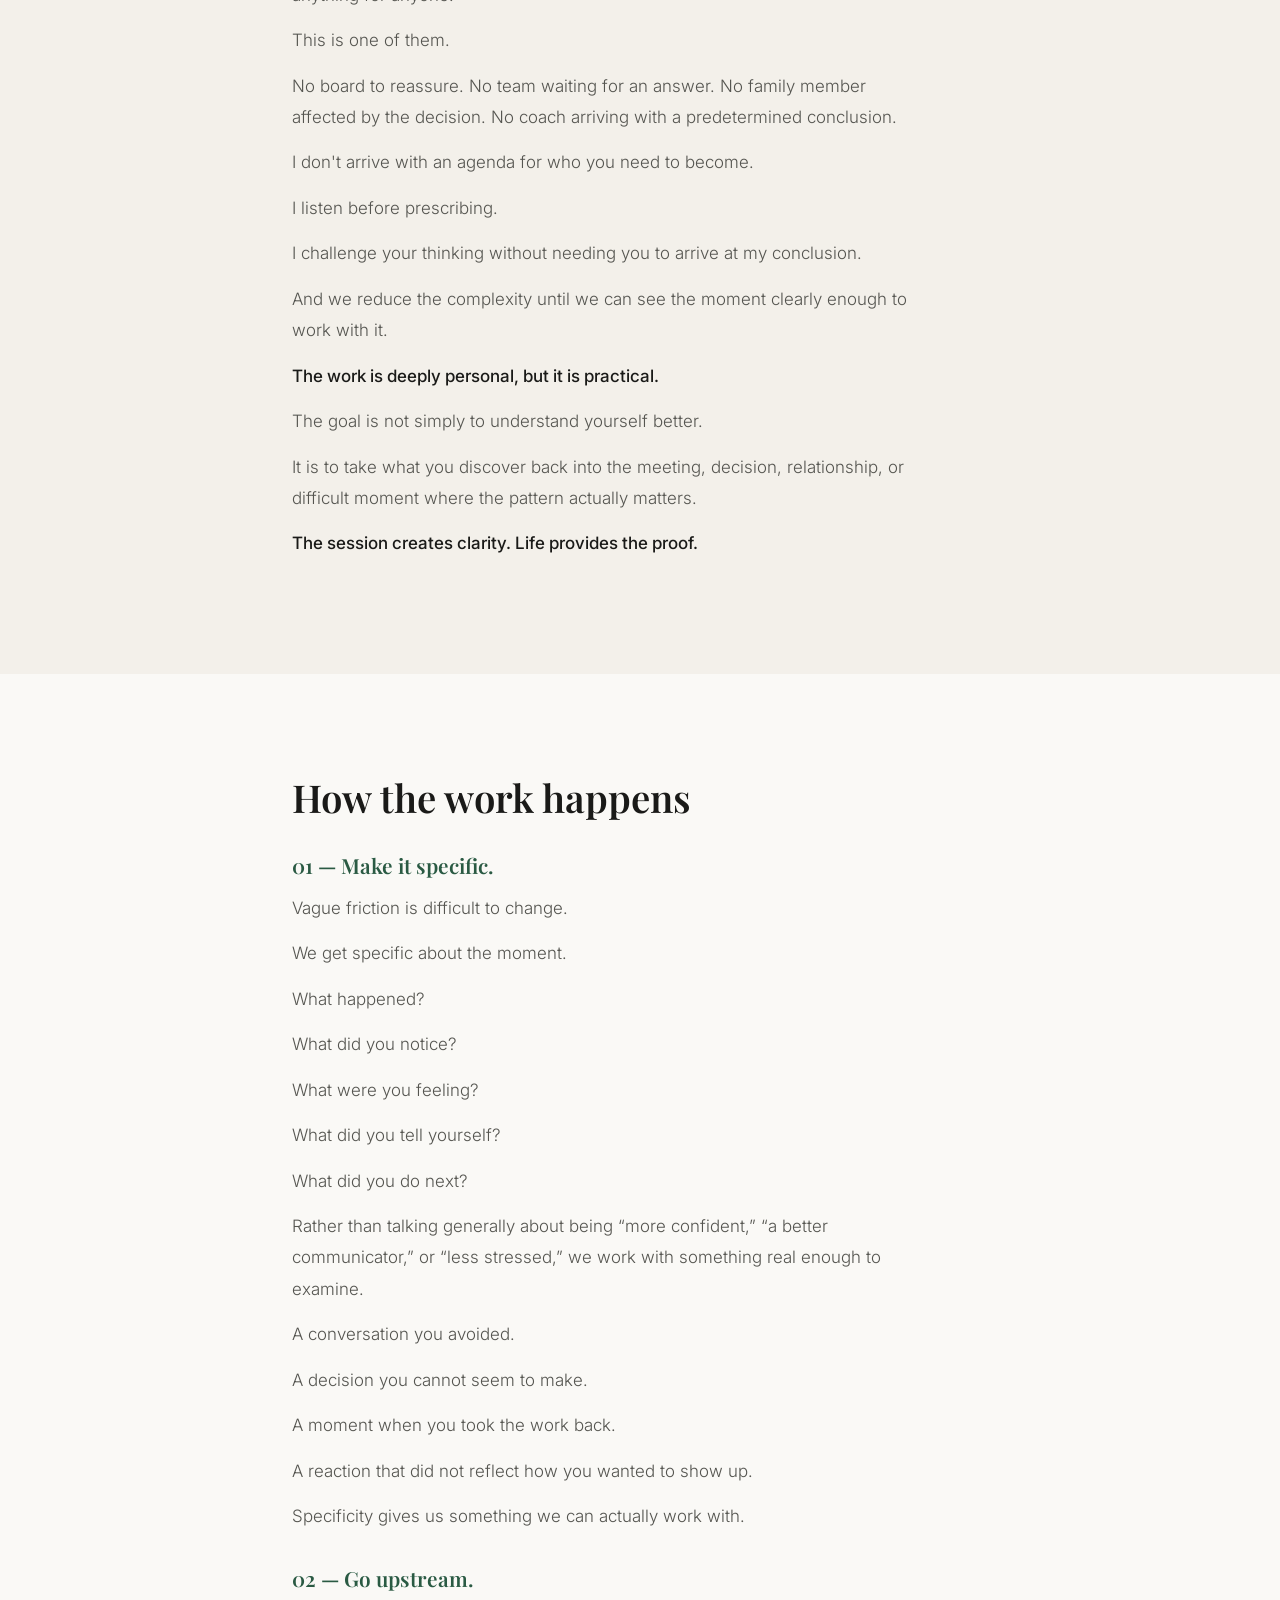
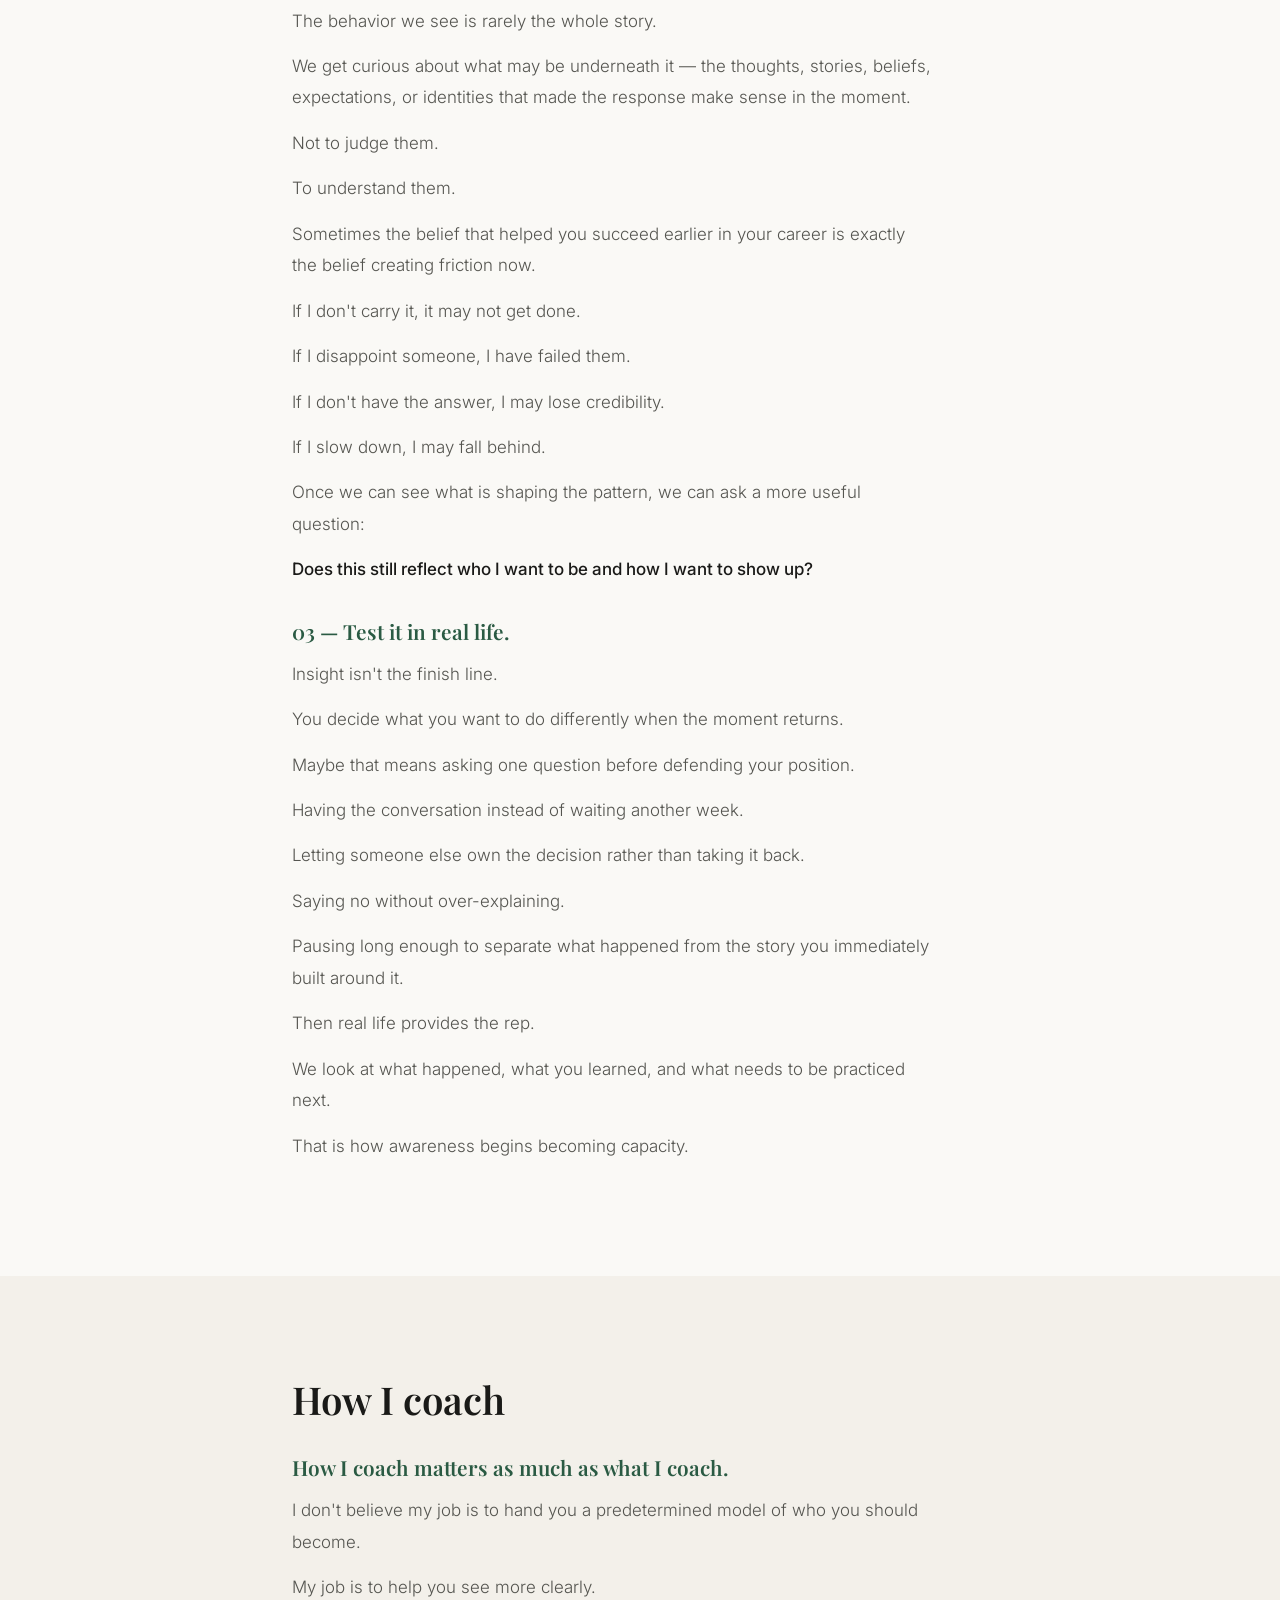
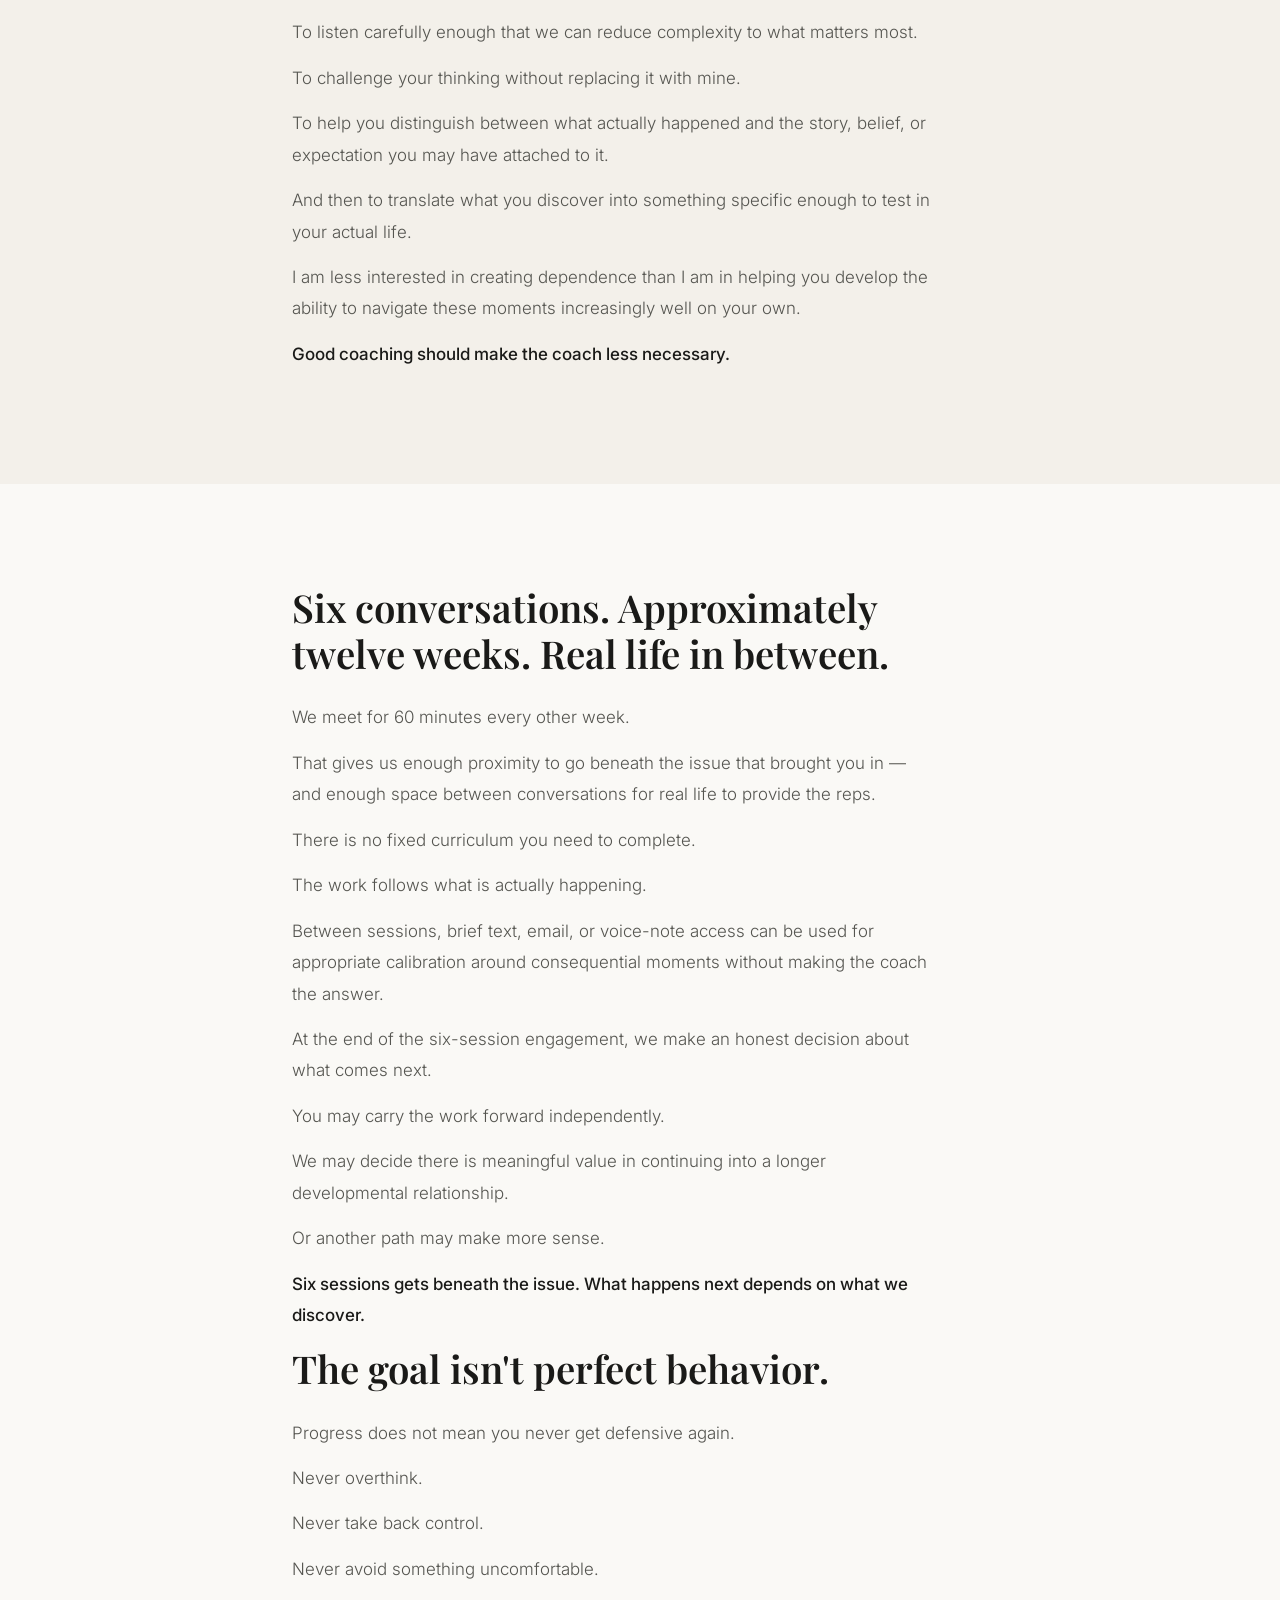
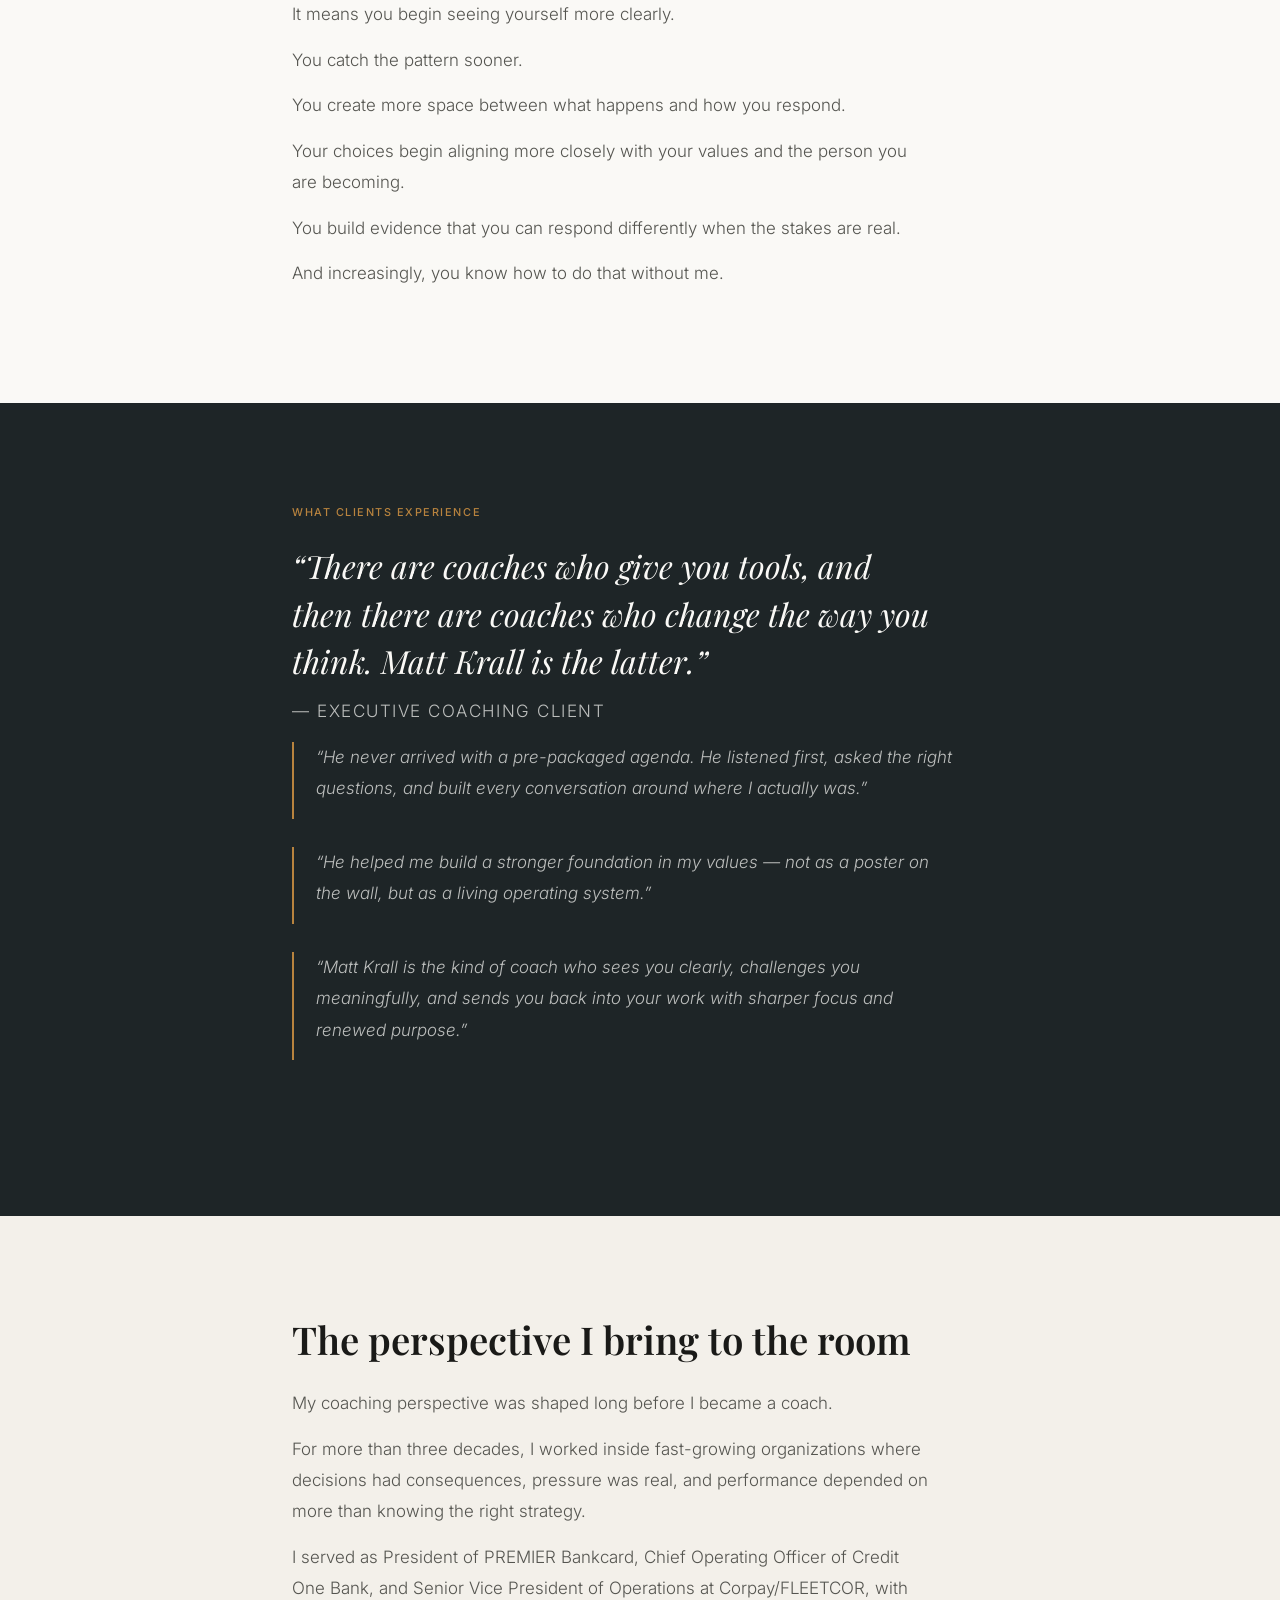
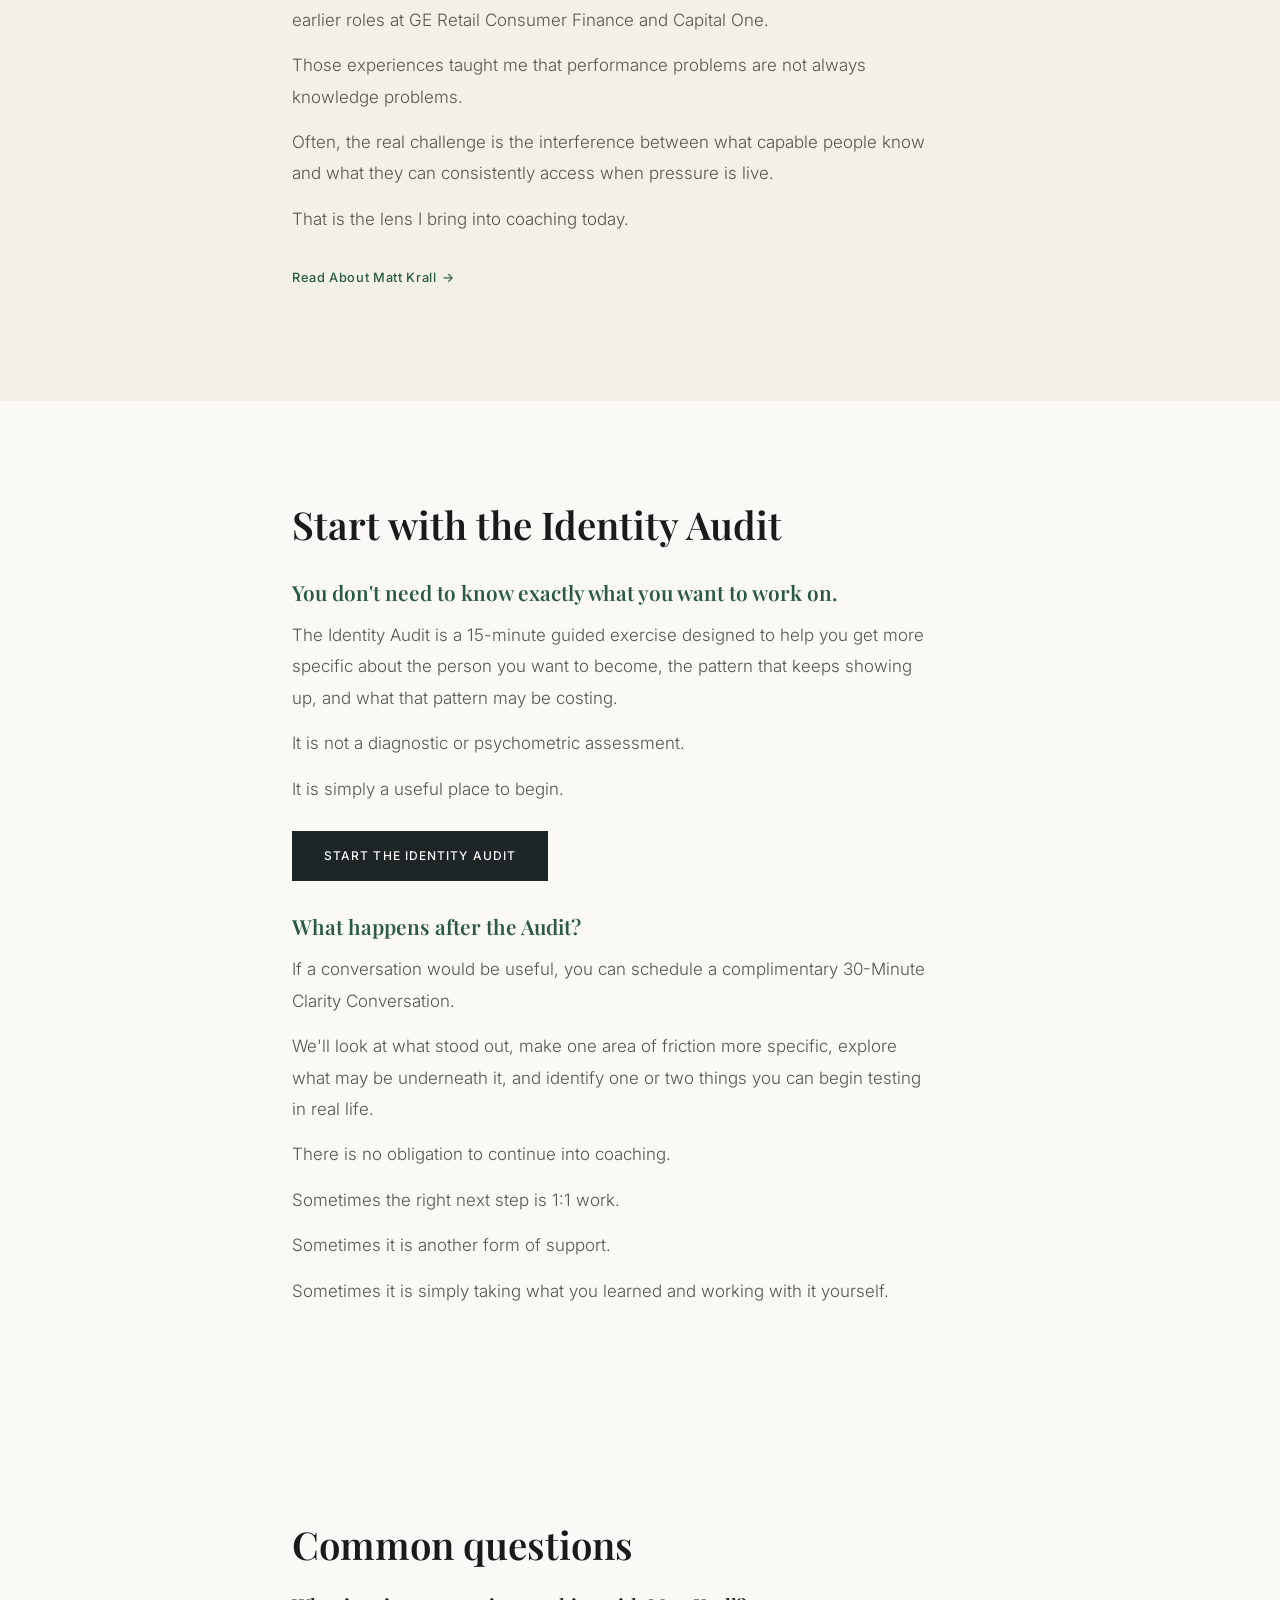
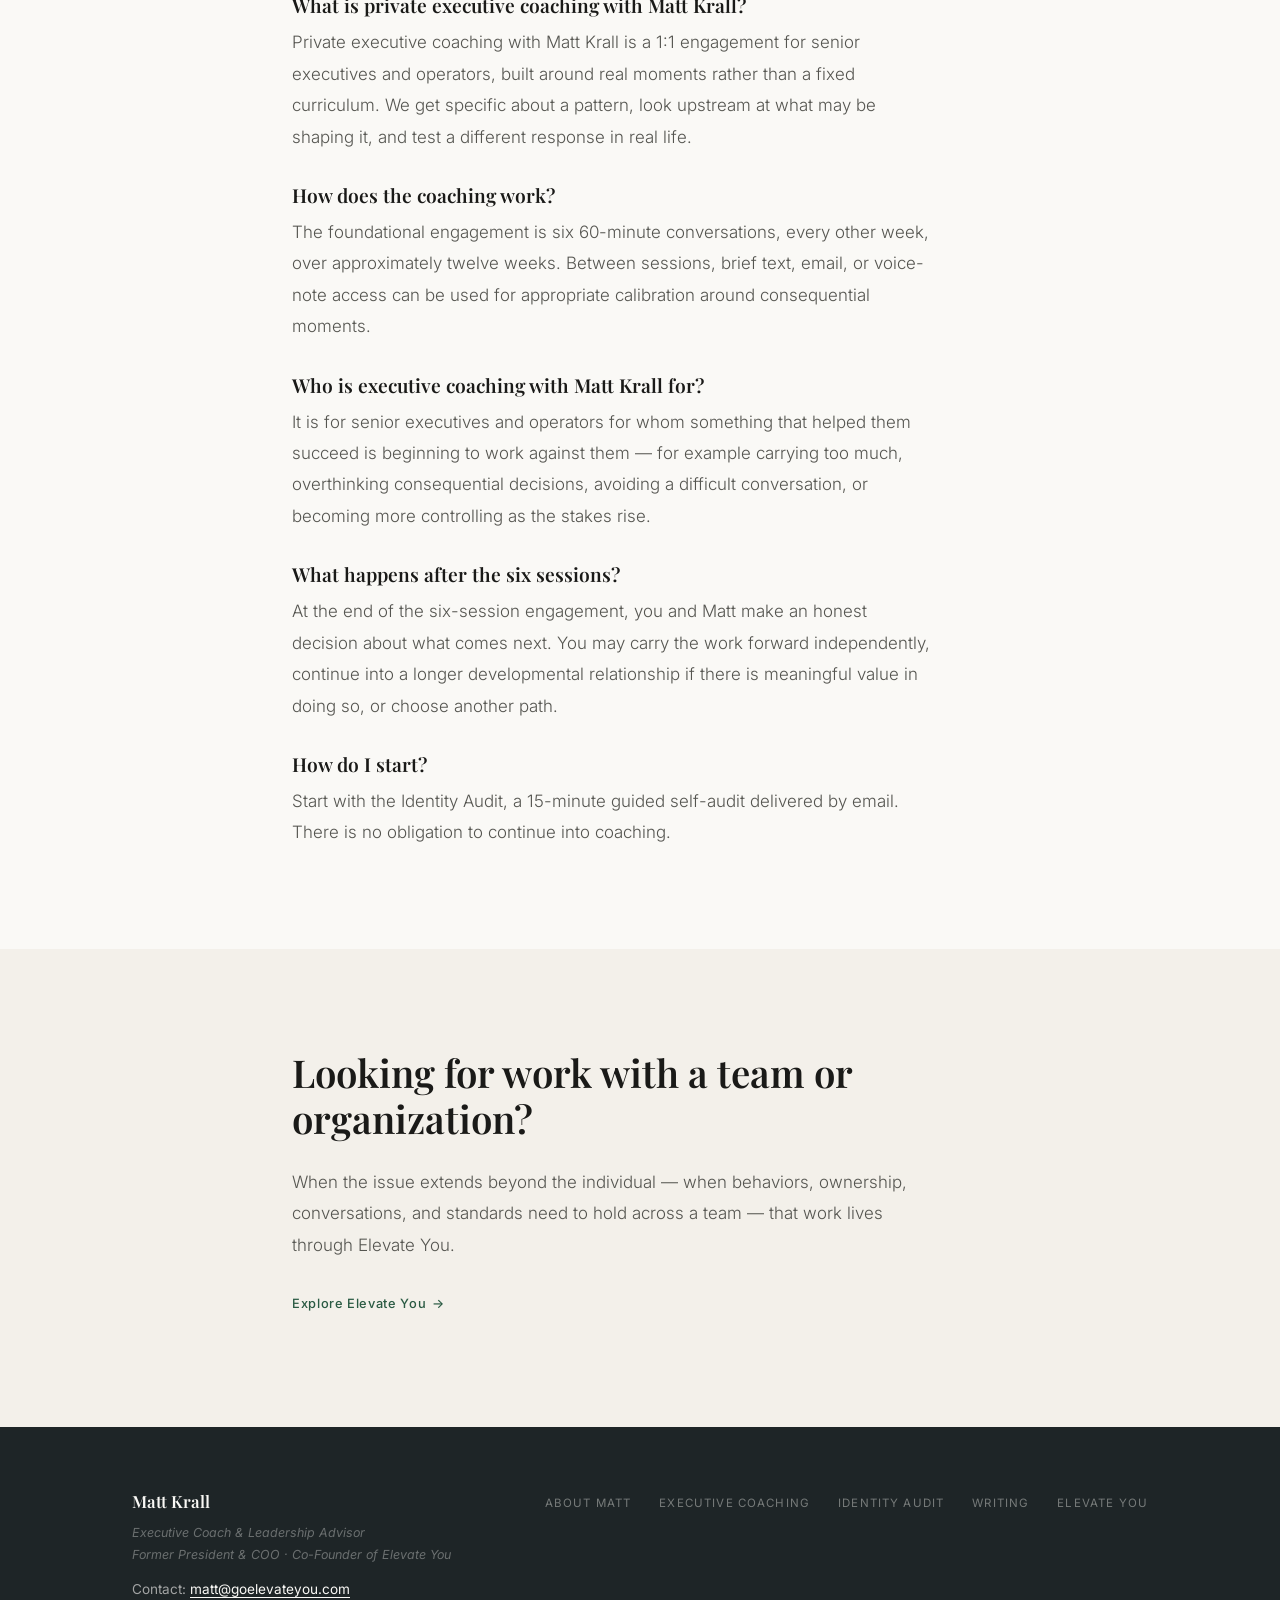
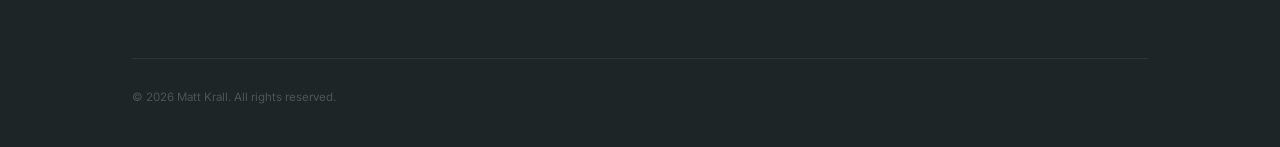
<file: executive-coaching.html>
<!DOCTYPE html>
<html lang="en">
<head>
  <meta charset="UTF-8">
  <!-- Google tag (gtag.js) -->
  <script async src="https://www.googletagmanager.com/gtag/js?id=G-2R4MK1FPHH"></script>
  <script>
    window.dataLayer = window.dataLayer || [];
    function gtag(){dataLayer.push(arguments);}
    gtag('js', new Date());
    gtag('config', 'G-2R4MK1FPHH');
  </script>
  <meta name="viewport" content="width=device-width, initial-scale=1.0">
  <title>Executive Coaching for Senior Executives &amp; Operators | Matt Krall</title>
  <meta name="description" content="Private executive coaching with Matt Krall for senior executives and operators navigating pressure, recurring patterns, difficult decisions, and what comes next.">
  <meta name="author" content="Matt Krall">
  <meta name="robots" content="index, follow">
  <link rel="canonical" href="https://mattkrall.com/executive-coaching">
  <link rel="author" href="https://mattkrall.com/about-matt-krall">

  <meta property="og:type" content="website">
  <meta property="og:title" content="Executive Coaching for Senior Executives &amp; Operators | Matt Krall">
  <meta property="og:description" content="Private executive coaching with Matt Krall for senior executives and operators navigating pressure, recurring patterns, difficult decisions, and what comes next.">
  <meta property="og:url" content="https://mattkrall.com/executive-coaching">
  <meta property="og:site_name" content="Matt Krall">
  <meta property="og:image" content="https://mattkrall.com/images/Matt-KrallV3-2026-05-12-8.jpeg">

  <meta name="twitter:card" content="summary_large_image">
  <meta name="twitter:title" content="Executive Coaching for Senior Executives &amp; Operators | Matt Krall">
  <meta name="twitter:description" content="Private executive coaching with Matt Krall for senior executives and operators navigating pressure, recurring patterns, difficult decisions, and what comes next.">
  <meta name="twitter:image" content="https://mattkrall.com/images/Matt-KrallV3-2026-05-12-8.jpeg">

  <script type="application/ld+json">
{
  "@context": "https://schema.org",
  "@type": "WebPage",
  "@id": "https://mattkrall.com/executive-coaching#webpage",
  "url": "https://mattkrall.com/executive-coaching",
  "name": "Private Executive Coaching with Matt Krall",
  "isPartOf": {
    "@id": "https://mattkrall.com/#website"
  },
  "about": {
    "@id": "https://mattkrall.com/#matt-krall"
  },
  "author": {
    "@id": "https://mattkrall.com/#matt-krall"
  }
}
  </script>
  <script type="application/ld+json">
{
  "@context": "https://schema.org",
  "@type": "FAQPage",
  "@id": "https://mattkrall.com/executive-coaching#faq",
  "url": "https://mattkrall.com/executive-coaching",
  "author": {
    "@id": "https://mattkrall.com/#matt-krall"
  },
  "mainEntity": [
    {
      "@type": "Question",
      "name": "What is private executive coaching with Matt Krall?",
      "acceptedAnswer": {
        "@type": "Answer",
        "text": "Private executive coaching with Matt Krall is a 1:1 engagement for senior executives and operators, built around real moments rather than a fixed curriculum. We get specific about a pattern, look upstream at what may be shaping it, and test a different response in real life."
      }
    },
    {
      "@type": "Question",
      "name": "How does the coaching work?",
      "acceptedAnswer": {
        "@type": "Answer",
        "text": "The foundational engagement is six 60-minute conversations, every other week, over approximately twelve weeks. Between sessions, brief text, email, or voice-note access can be used for appropriate calibration around consequential moments."
      }
    },
    {
      "@type": "Question",
      "name": "Who is executive coaching with Matt Krall for?",
      "acceptedAnswer": {
        "@type": "Answer",
        "text": "It is for senior executives and operators for whom something that helped them succeed is beginning to work against them — for example carrying too much, overthinking consequential decisions, avoiding a difficult conversation, or becoming more controlling as the stakes rise."
      }
    },
    {
      "@type": "Question",
      "name": "What happens after the six sessions?",
      "acceptedAnswer": {
        "@type": "Answer",
        "text": "At the end of the six-session engagement, you and Matt make an honest decision about what comes next. You may carry the work forward independently, continue into a longer developmental relationship if there is meaningful value in doing so, or choose another path."
      }
    },
    {
      "@type": "Question",
      "name": "How do I start?",
      "acceptedAnswer": {
        "@type": "Answer",
        "text": "Start with the Identity Audit, a 15-minute guided self-audit delivered by email. There is no obligation to continue into coaching."
      }
    }
  ]
}
  </script>

  <link rel="preconnect" href="https://fonts.googleapis.com">
  <link rel="preconnect" href="https://fonts.gstatic.com" crossorigin>
  <link href="https://fonts.googleapis.com/css2?family=Playfair+Display:ital,wght@0,400;0,600;0,700;1,400;1,600&family=Inter:ital,wght@0,300;0,400;0,500;1,300;1,400&display=swap" rel="stylesheet">
  <link rel="stylesheet" href="/site.css">
</head>
<body>
  <nav class="nav" aria-label="Main navigation">
    <div class="nav__inner">
      <a href="/" class="nav__brand">Matt Krall</a>
      <ul class="nav__links" role="list">
        <li><a href="/about-matt-krall">About Matt</a></li>
        <li><a href="/executive-coaching" aria-current="page">Executive Coaching</a></li>
        <li><a href="/writing">Writing</a></li>
        <li><a href="https://goelevateyou.com/" target="_blank" rel="noopener noreferrer">Elevate You</a></li>
      </ul>
      <a href="/identity-audit" class="btn btn--dark nav__cta">Start with the Identity Audit</a>
      <button class="nav__burger" id="burger" aria-label="Open menu" aria-expanded="false"><span></span><span></span><span></span></button>
    </div>
  </nav>
  <div class="nav__drawer" id="nav-drawer" aria-hidden="true">
    <ul role="list">
      <li><a href="/about-matt-krall">About Matt</a></li>
      <li><a href="/executive-coaching">Executive Coaching</a></li>
      <li><a href="/writing">Writing</a></li>
      <li><a href="https://goelevateyou.com/" target="_blank" rel="noopener noreferrer">Elevate You</a></li>
      <li><a href="/identity-audit">Start with the Identity Audit</a></li>
    </ul>
  </div>

  <main>
<section class="page-hero"><div class="wrap prose">
<h1 class="page-hero__title">Private Executive Coaching with Matt Krall</h1>
<p class="page-hero__sub"><strong>1:1 coaching for senior executives and operators</strong></p>
<p class="byline">Written by <a rel="author" href="/about-matt-krall">Matt Krall</a> · Executive Coach &amp; Leadership Advisor</p>
<h2 class="section__headline">You know how you want to show up. The question is what keeps getting in the way.</h2>
<p>You have probably spent years becoming good at what you do.</p>
<p>You know how to make decisions. Have difficult conversations. Delegate. Create clarity. Carry responsibility.</p>
<p>But knowing what to do and being able to do it when the stakes are real are not always the same thing.</p>
<p>Maybe you're carrying too much because letting go feels risky.</p>
<p>Overthinking because getting the decision wrong feels unusually consequential.</p>
<p>Avoiding a conversation because disappointing someone feels harder than continuing to absorb the cost.</p>
<p>Becoming more controlling as the stakes rise — even though you know the people around you need more room.</p>
<p>Or realizing that the success you've been chasing no longer feels quite like the success you want.</p>
<p><strong>Something that helped you succeed may be beginning to work against you.</strong></p>
<p>That is often where our work begins.</p>
<p class="cta-row"><a href="/identity-audit" class="btn btn--dark">Start with the Identity Audit</a></p>
<p class="fine">15-minute guided self-audit. No obligation to continue into coaching.</p>
</div></section>
<section class="section section--tinted" id="room"><div class="wrap prose">
<h2 class="section__headline">A room with no agenda. Specific truth. Real-world testing.</h2>
<p>The higher you go, the fewer rooms there are where you don't have to be anything for anyone.</p>
<p>This is one of them.</p>
<p>No board to reassure. No team waiting for an answer. No family member affected by the decision. No coach arriving with a predetermined conclusion.</p>
<p>I don't arrive with an agenda for who you need to become.</p>
<p>I listen before prescribing.</p>
<p>I challenge your thinking without needing you to arrive at my conclusion.</p>
<p>And we reduce the complexity until we can see the moment clearly enough to work with it.</p>
<p><strong>The work is deeply personal, but it is practical.</strong></p>
<p>The goal is not simply to understand yourself better.</p>
<p>It is to take what you discover back into the meeting, decision, relationship, or difficult moment where the pattern actually matters.</p>
<p><strong>The session creates clarity. Life provides the proof.</strong></p>
</div></section>
<section class="section" id="how-the-work-happens"><div class="wrap prose">
<h2 class="section__headline">How the work happens</h2>
<h3 class="sub">01 — Make it specific.</h3>
<p>Vague friction is difficult to change.</p>
<p>We get specific about the moment.</p>
<p>What happened?</p>
<p>What did you notice?</p>
<p>What were you feeling?</p>
<p>What did you tell yourself?</p>
<p>What did you do next?</p>
<p>Rather than talking generally about being “more confident,” “a better communicator,” or “less stressed,” we work with something real enough to examine.</p>
<p>A conversation you avoided.</p>
<p>A decision you cannot seem to make.</p>
<p>A moment when you took the work back.</p>
<p>A reaction that did not reflect how you wanted to show up.</p>
<p>Specificity gives us something we can actually work with.</p>
<h3 class="sub">02 — Go upstream.</h3>
<p>The behavior we see is rarely the whole story.</p>
<p>We get curious about what may be underneath it — the thoughts, stories, beliefs, expectations, or identities that made the response make sense in the moment.</p>
<p>Not to judge them.</p>
<p>To understand them.</p>
<p>Sometimes the belief that helped you succeed earlier in your career is exactly the belief creating friction now.</p>
<p>If I don't carry it, it may not get done.</p>
<p>If I disappoint someone, I have failed them.</p>
<p>If I don't have the answer, I may lose credibility.</p>
<p>If I slow down, I may fall behind.</p>
<p>Once we can see what is shaping the pattern, we can ask a more useful question:</p>
<p><strong>Does this still reflect who I want to be and how I want to show up?</strong></p>
<h3 class="sub">03 — Test it in real life.</h3>
<p>Insight isn't the finish line.</p>
<p>You decide what you want to do differently when the moment returns.</p>
<p>Maybe that means asking one question before defending your position.</p>
<p>Having the conversation instead of waiting another week.</p>
<p>Letting someone else own the decision rather than taking it back.</p>
<p>Saying no without over-explaining.</p>
<p>Pausing long enough to separate what happened from the story you immediately built around it.</p>
<p>Then real life provides the rep.</p>
<p>We look at what happened, what you learned, and what needs to be practiced next.</p>
<p>That is how awareness begins becoming capacity.</p>
</div></section>
<section class="section section--tinted" id="how-i-coach"><div class="wrap prose">
<h2 class="section__headline">How I coach</h2>
<h3 class="sub">How I coach matters as much as what I coach.</h3>
<p>I don't believe my job is to hand you a predetermined model of who you should become.</p>
<p>My job is to help you see more clearly.</p>
<p>To listen carefully enough that we can reduce complexity to what matters most.</p>
<p>To challenge your thinking without replacing it with mine.</p>
<p>To help you distinguish between what actually happened and the story, belief, or expectation you may have attached to it.</p>
<p>And then to translate what you discover into something specific enough to test in your actual life.</p>
<p>I am less interested in creating dependence than I am in helping you develop the ability to navigate these moments increasingly well on your own.</p>
<p><strong>Good coaching should make the coach less necessary.</strong></p>
</div></section>
<section class="section" id="engagement"><div class="wrap prose">
<h2 class="section__headline">Six conversations. Approximately twelve weeks. Real life in between.</h2>
<p>We meet for 60 minutes every other week.</p>
<p>That gives us enough proximity to go beneath the issue that brought you in — and enough space between conversations for real life to provide the reps.</p>
<p>There is no fixed curriculum you need to complete.</p>
<p>The work follows what is actually happening.</p>
<p>Between sessions, brief text, email, or voice-note access can be used for appropriate calibration around consequential moments without making the coach the answer.</p>
<p>At the end of the six-session engagement, we make an honest decision about what comes next.</p>
<p>You may carry the work forward independently.</p>
<p>We may decide there is meaningful value in continuing into a longer developmental relationship.</p>
<p>Or another path may make more sense.</p>
<p><strong>Six sessions gets beneath the issue. What happens next depends on what we discover.</strong></p>
<h2 class="section__headline">The goal isn't perfect behavior.</h2>
<p>Progress does not mean you never get defensive again.</p>
<p>Never overthink.</p>
<p>Never take back control.</p>
<p>Never avoid something uncomfortable.</p>
<p>It means you begin seeing yourself more clearly.</p>
<p>You catch the pattern sooner.</p>
<p>You create more space between what happens and how you respond.</p>
<p>Your choices begin aligning more closely with your values and the person you are becoming.</p>
<p>You build evidence that you can respond differently when the stakes are real.</p>
<p>And increasingly, you know how to do that without me.</p>
</div></section>
<section class="section section--dark" id="clients"><div class="wrap prose">
<span class="label label--amber">What clients experience</span>
<blockquote class="proof__anchor">There are coaches who give you tools, and then there are coaches who change the way you think. Matt Krall is the latter.</blockquote>
<p class="proof__attribution">— Executive Coaching Client</p>
<div class="proof__pulls proof__pulls--three">
<div class="proof__pull"><p>“He never arrived with a pre-packaged agenda. He listened first, asked the right questions, and built every conversation around where I actually was.”</p></div>
<div class="proof__pull"><p>“He helped me build a stronger foundation in my values — not as a poster on the wall, but as a living operating system.”</p></div>
<div class="proof__pull"><p>“Matt Krall is the kind of coach who sees you clearly, challenges you meaningfully, and sends you back into your work with sharper focus and renewed purpose.”</p></div>
</div></div></section>
<section class="section section--tinted" id="perspective"><div class="wrap prose">
<h2 class="section__headline">The perspective I bring to the room</h2>
<p>My coaching perspective was shaped long before I became a coach.</p>
<p>For more than three decades, I worked inside fast-growing organizations where decisions had consequences, pressure was real, and performance depended on more than knowing the right strategy.</p>
<p>I served as President of PREMIER Bankcard, Chief Operating Officer of Credit One Bank, and Senior Vice President of Operations at Corpay/FLEETCOR, with earlier roles at GE Retail Consumer Finance and Capital One.</p>
<p>Those experiences taught me that performance problems are not always knowledge problems.</p>
<p>Often, the real challenge is the interference between what capable people know and what they can consistently access when pressure is live.</p>
<p>That is the lens I bring into coaching today.</p>
<p class="cta-row"><a href="/about-matt-krall" class="arrow-link">Read About Matt Krall</a></p>
</div></section>
<section class="section" id="audit"><div class="wrap prose">
<h2 class="section__headline">Start with the Identity Audit</h2>
<h3 class="sub">You don't need to know exactly what you want to work on.</h3>
<p>The Identity Audit is a 15-minute guided exercise designed to help you get more specific about the person you want to become, the pattern that keeps showing up, and what that pattern may be costing.</p>
<p>It is not a diagnostic or psychometric assessment.</p>
<p>It is simply a useful place to begin.</p>
<p class="cta-row"><a href="/identity-audit" class="btn btn--dark">Start the Identity Audit</a></p>
<h3 class="sub">What happens after the Audit?</h3>
<p>If a conversation would be useful, you can schedule a complimentary 30-Minute Clarity Conversation.</p>
<p>We'll look at what stood out, make one area of friction more specific, explore what may be underneath it, and identify one or two things you can begin testing in real life.</p>
<p>There is no obligation to continue into coaching.</p>
<p>Sometimes the right next step is 1:1 work.</p>
<p>Sometimes it is another form of support.</p>
<p>Sometimes it is simply taking what you learned and working with it yourself.</p>
</div></section>
<section class="section" id="faq"><div class="wrap prose"><h2 class="section__headline">Common questions</h2><div class="faq"><h3 class="faq__q">What is private executive coaching with Matt Krall?</h3><p class="faq__a">Private executive coaching with Matt Krall is a 1:1 engagement for senior executives and operators, built around real moments rather than a fixed curriculum. We get specific about a pattern, look upstream at what may be shaping it, and test a different response in real life.</p><h3 class="faq__q">How does the coaching work?</h3><p class="faq__a">The foundational engagement is six 60-minute conversations, every other week, over approximately twelve weeks. Between sessions, brief text, email, or voice-note access can be used for appropriate calibration around consequential moments.</p><h3 class="faq__q">Who is executive coaching with Matt Krall for?</h3><p class="faq__a">It is for senior executives and operators for whom something that helped them succeed is beginning to work against them — for example carrying too much, overthinking consequential decisions, avoiding a difficult conversation, or becoming more controlling as the stakes rise.</p><h3 class="faq__q">What happens after the six sessions?</h3><p class="faq__a">At the end of the six-session engagement, you and Matt make an honest decision about what comes next. You may carry the work forward independently, continue into a longer developmental relationship if there is meaningful value in doing so, or choose another path.</p><h3 class="faq__q">How do I start?</h3><p class="faq__a">Start with the Identity Audit, a 15-minute guided self-audit delivered by email. There is no obligation to continue into coaching.</p></div></div></section>
<section class="section section--tinted" id="organizations"><div class="wrap prose">
<h2 class="section__headline">Looking for work with a team or organization?</h2>
<p>When the issue extends beyond the individual — when behaviors, ownership, conversations, and standards need to hold across a team — that work lives through Elevate You.</p>
<p class="cta-row"><a href="https://goelevateyou.com/" class="arrow-link" target="_blank" rel="noopener noreferrer">Explore Elevate You</a></p>
</div></section>
  </main>

  <footer class="footer">
    <div class="wrap--wide">
      <div class="footer__top">
        <div>
          <span class="footer__brand">Matt Krall</span>
          <span class="footer__tagline">Executive Coach &amp; Leadership Advisor</span>
          <span class="footer__tagline">Former President &amp; COO · Co-Founder of Elevate You</span>
          <span class="footer__contact">Contact: <a href="mailto:matt@goelevateyou.com">matt@goelevateyou.com</a></span>
        </div>
        <ul class="footer__nav" role="list">
          <li><a href="/about-matt-krall">About Matt</a></li>
          <li><a href="/executive-coaching">Executive Coaching</a></li>
          <li><a href="/identity-audit">Identity Audit</a></li>
          <li><a href="/writing">Writing</a></li>
          <li><a href="https://goelevateyou.com/" target="_blank" rel="noopener noreferrer">Elevate You</a></li>
        </ul>
      </div>
      <div class="footer__bottom">
        <p class="footer__copy">© 2026 Matt Krall. All rights reserved.</p>
      </div>
    </div>
  </footer>

  <script>
    (function () {
      var burger = document.getElementById('burger');
      var drawer = document.getElementById('nav-drawer');
      var nav = document.querySelector('.nav');
      function setDrawer(open) {
        drawer.classList.toggle('is-open', open);
        drawer.setAttribute('aria-hidden', open ? 'false' : 'true');
        burger.setAttribute('aria-expanded', open ? 'true' : 'false');
      }
      burger.addEventListener('click', function () { setDrawer(!drawer.classList.contains('is-open')); });
      document.querySelectorAll('a[href^="#"]').forEach(function (link) {
        link.addEventListener('click', function (e) {
          var id = this.getAttribute('href');
          if (id.length < 2) return;
          var target = document.querySelector(id);
          if (!target) return;
          e.preventDefault();
          var top = target.getBoundingClientRect().top + window.scrollY - nav.offsetHeight;
          window.scrollTo({ top: top, behavior: 'smooth' });
          setDrawer(false);
        });
      });
      window.addEventListener('scroll', function () {
        nav.style.boxShadow = window.scrollY > 10 ? '0 1px 0 rgba(0,0,0,0.06)' : 'none';
      }, { passive: true });
      document.addEventListener('click', function (e) {
        var a = e.target.closest ? e.target.closest('a') : null;
        if (!a || typeof gtag !== 'function') return;
        var h = a.getAttribute('href') || '';
        var loc = (a.closest('nav') ? 'nav' : a.closest('footer') ? 'footer' : a.closest('section') && a.closest('section').id ? a.closest('section').id : 'page');
        if (h.indexOf('identity-audit') > -1 || h === '#send-audit') gtag('event', 'identity_audit_cta_click', { cta_location: loc, cta_text: a.textContent.trim().slice(0, 60) });
        else if (h.indexOf('executive-coaching') > -1) gtag('event', 'executive_coaching_cta_click', { cta_location: loc });
        else if (h.indexOf('outlook.office.com') > -1) gtag('event', 'clarity_call_booking_click', { cta_location: loc });
        else if (h.indexOf('theusaleaders.com') > -1) gtag('event', 'usa_leaders_feature_click', { cta_location: loc });
        else if (h.indexOf('goelevateyou.com') > -1) gtag('event', 'elevate_you_click', { cta_location: loc });
      });
      document.addEventListener('keydown', function (e) {
        if (e.key === 'Escape') { var lb = document.getElementById('cert-lightbox'); if (lb) lb.classList.remove('is-open'); }
      });
    })();
  </script>
</body>
</html>
</file>
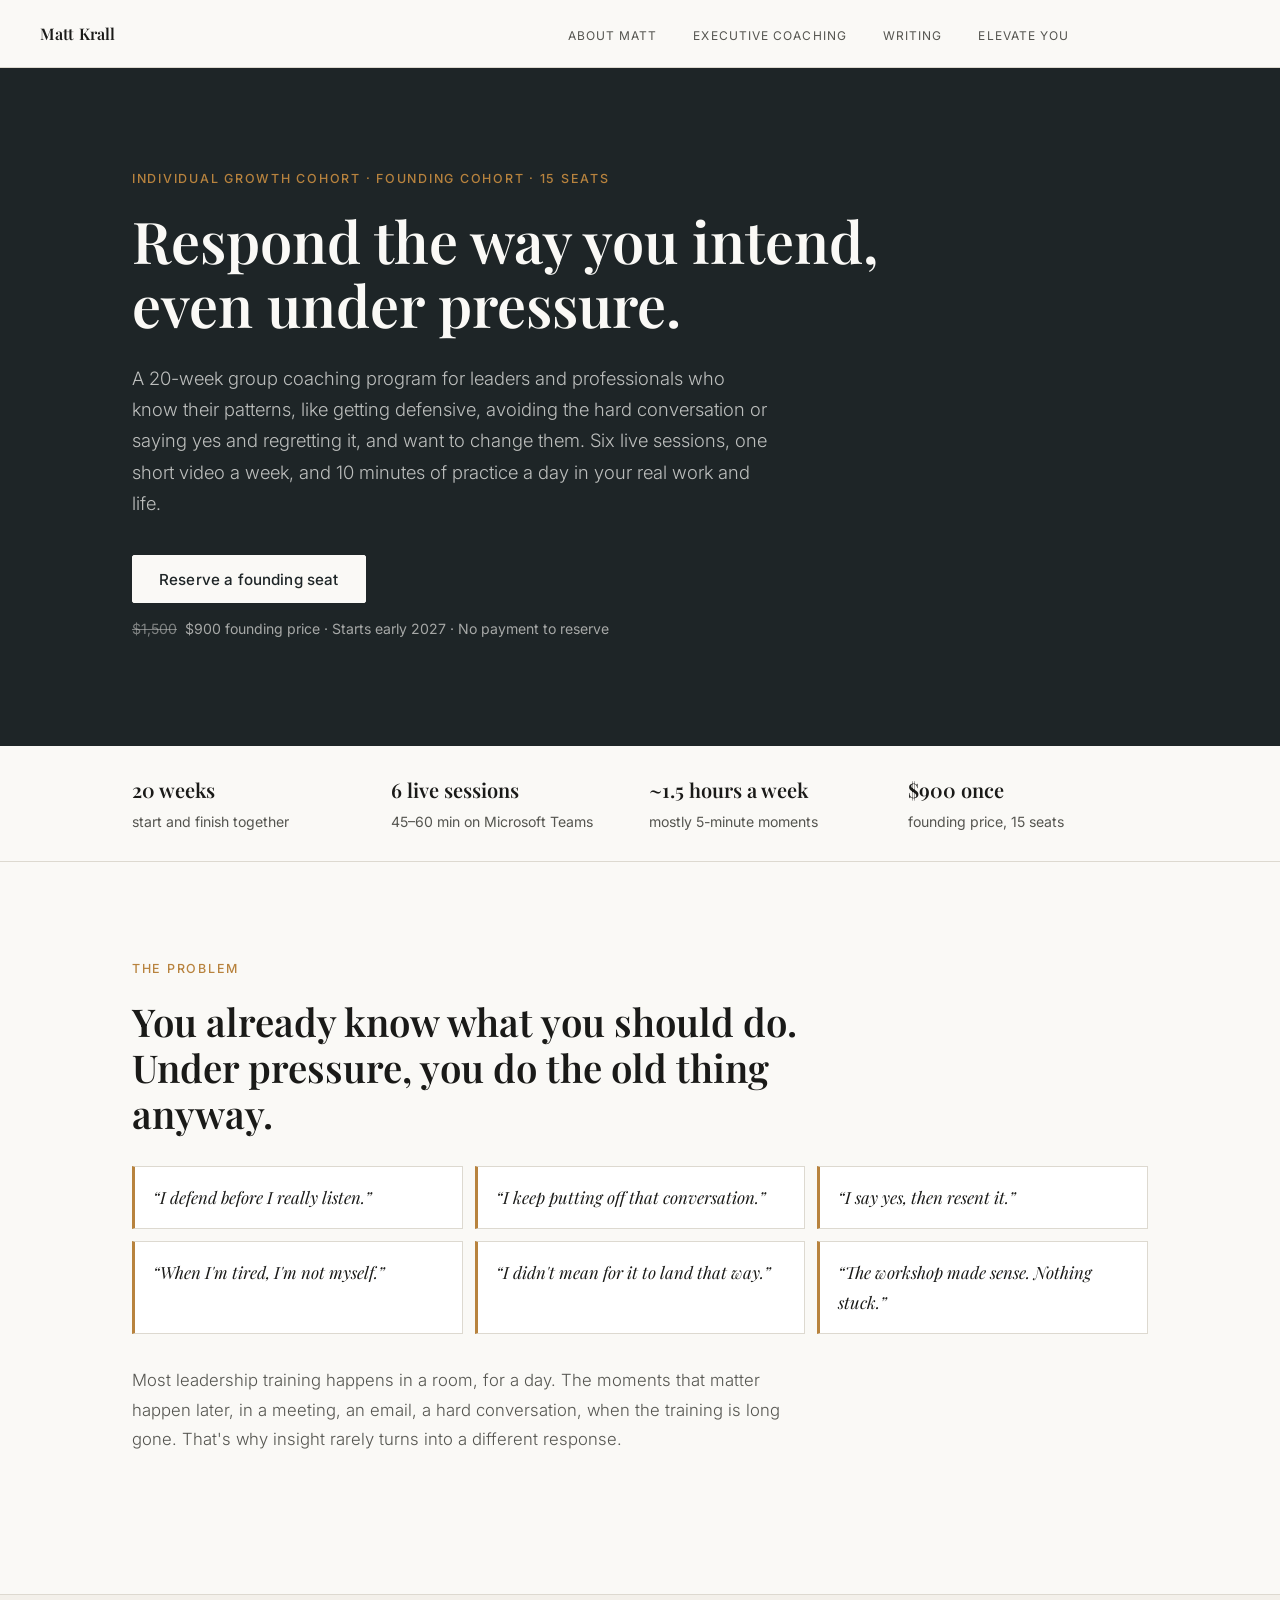
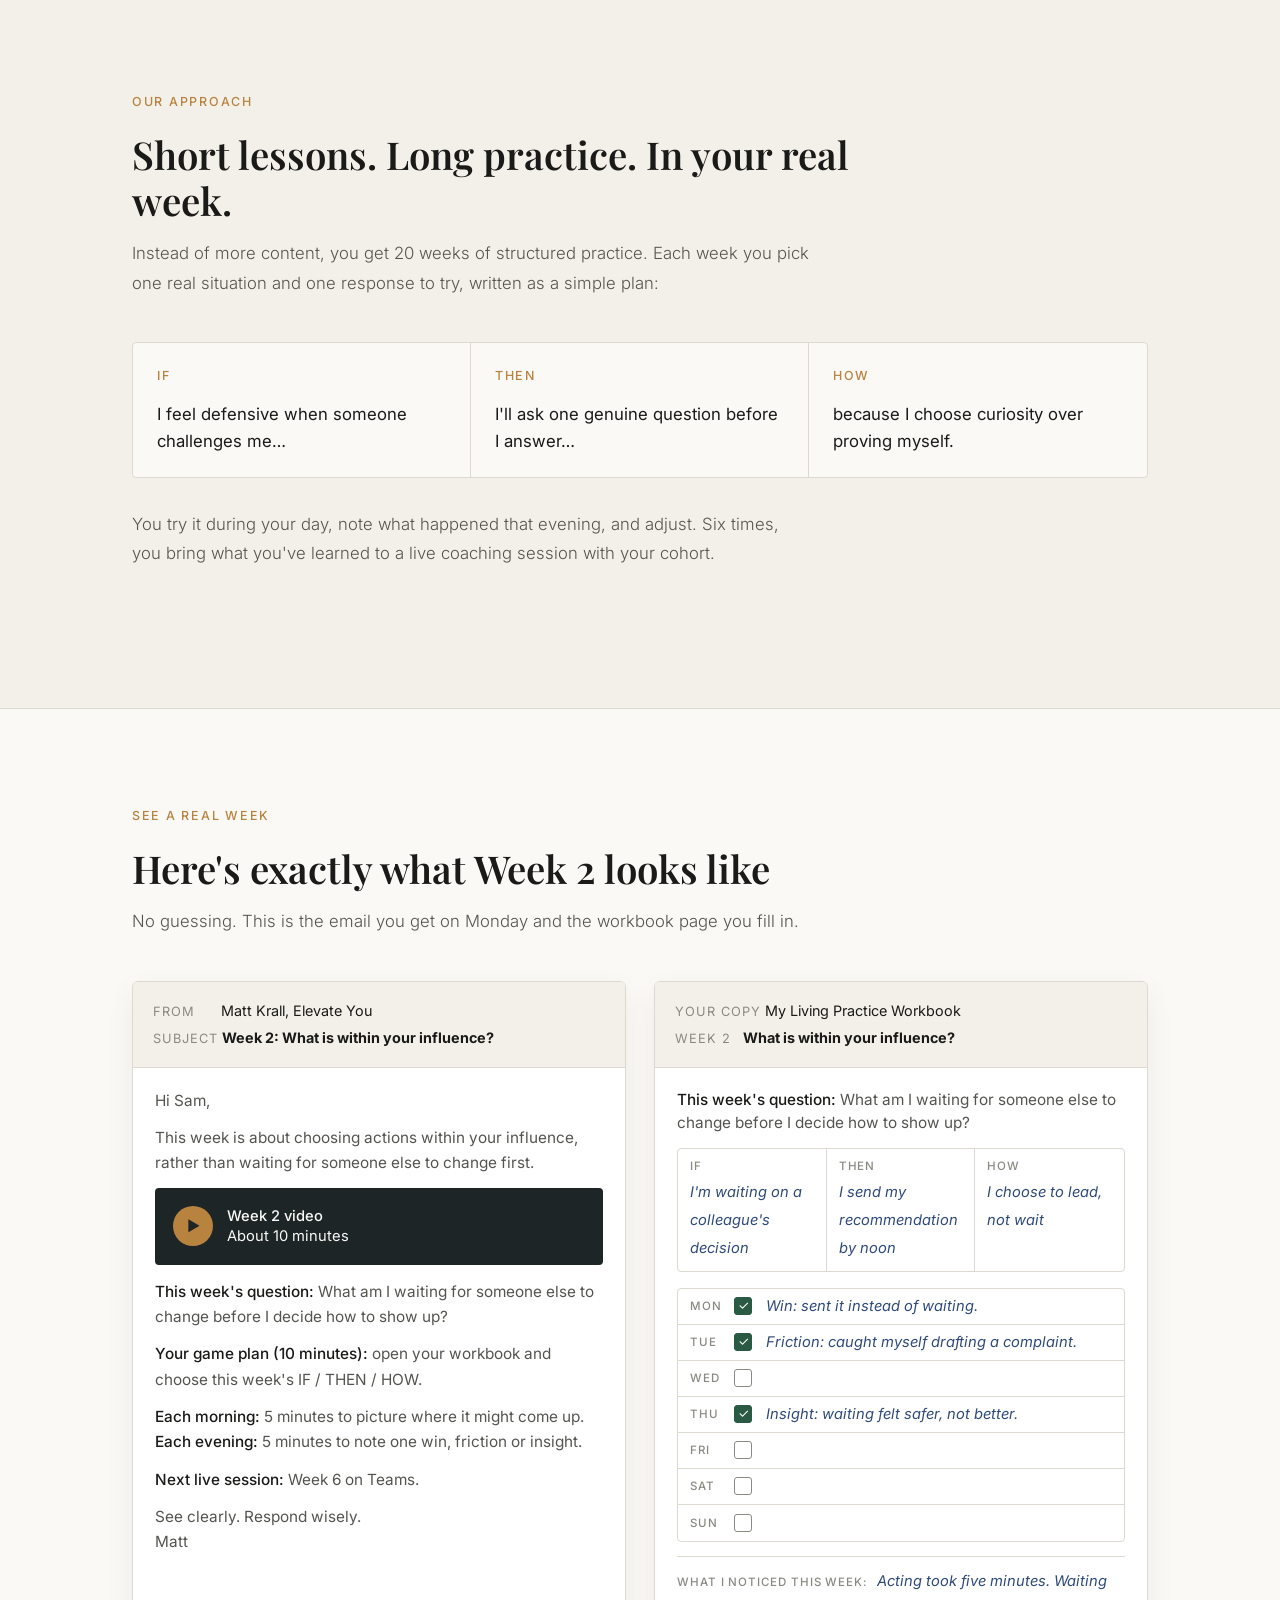
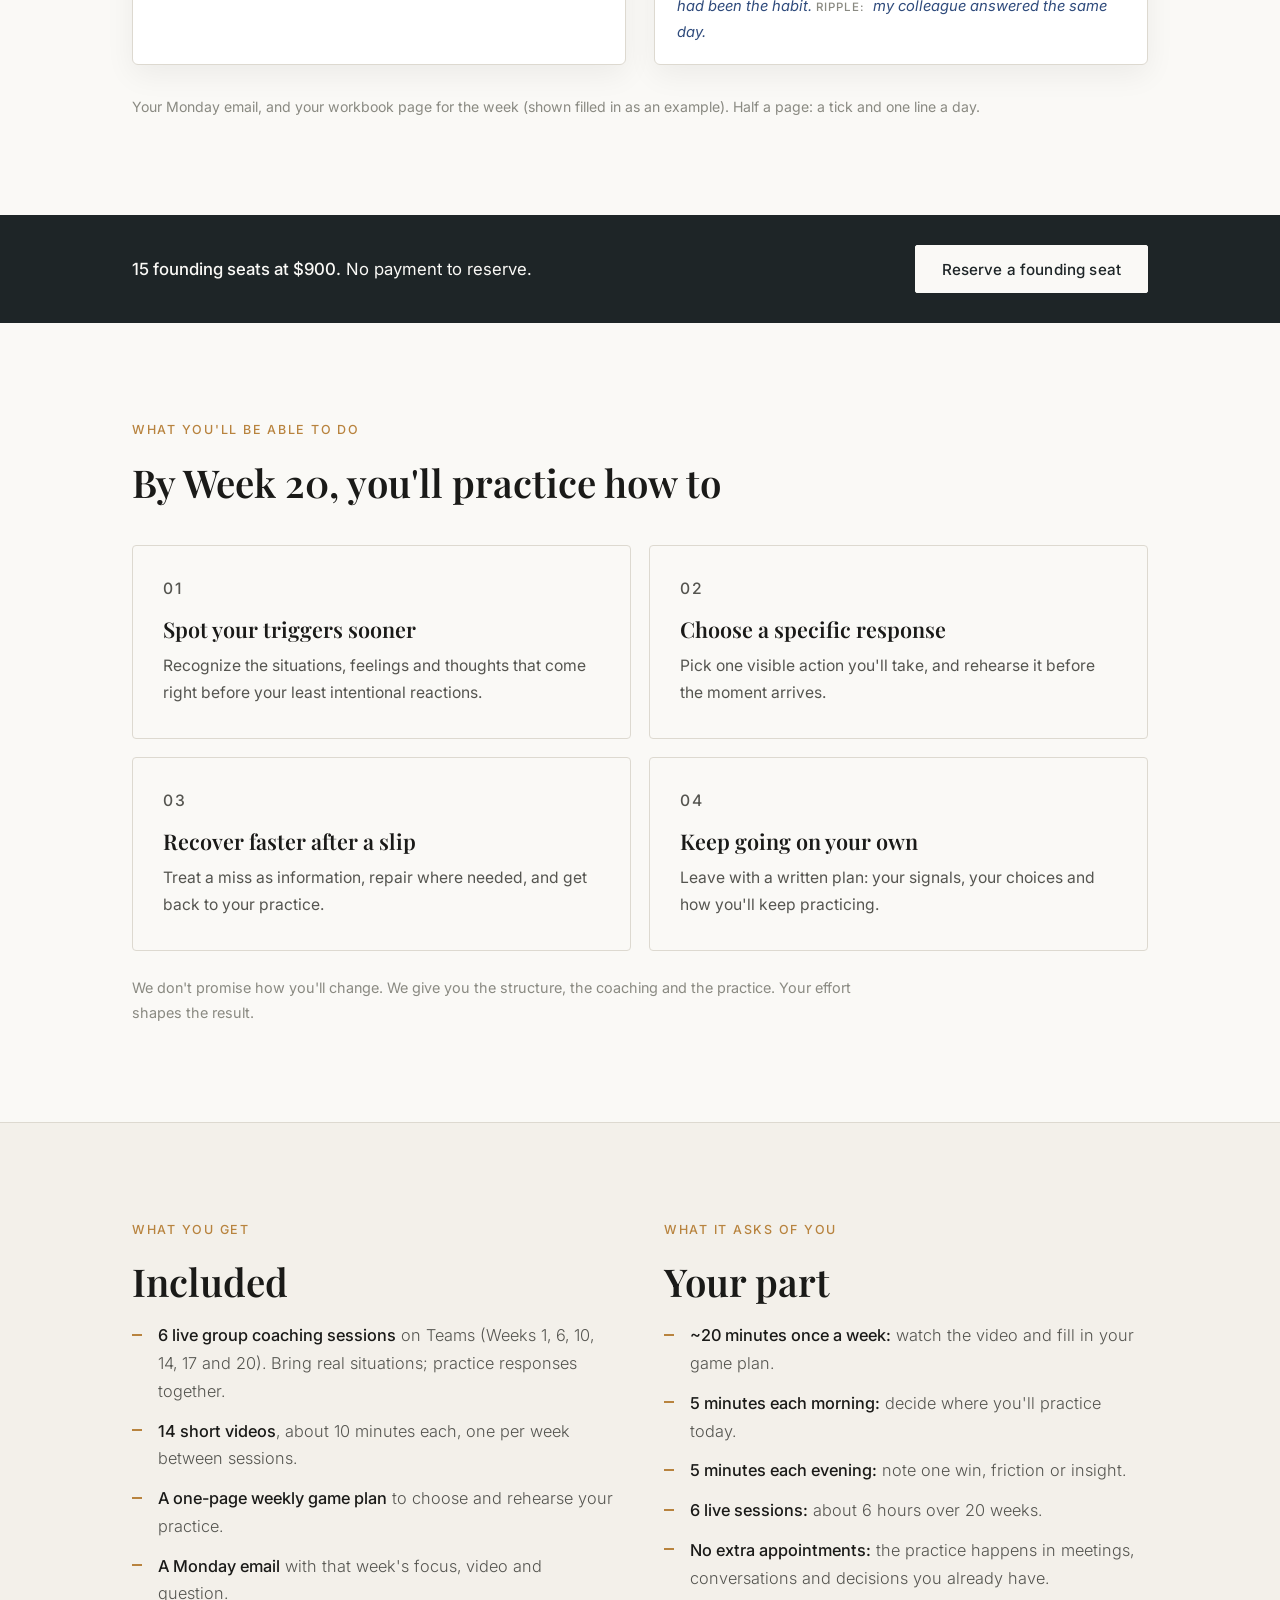
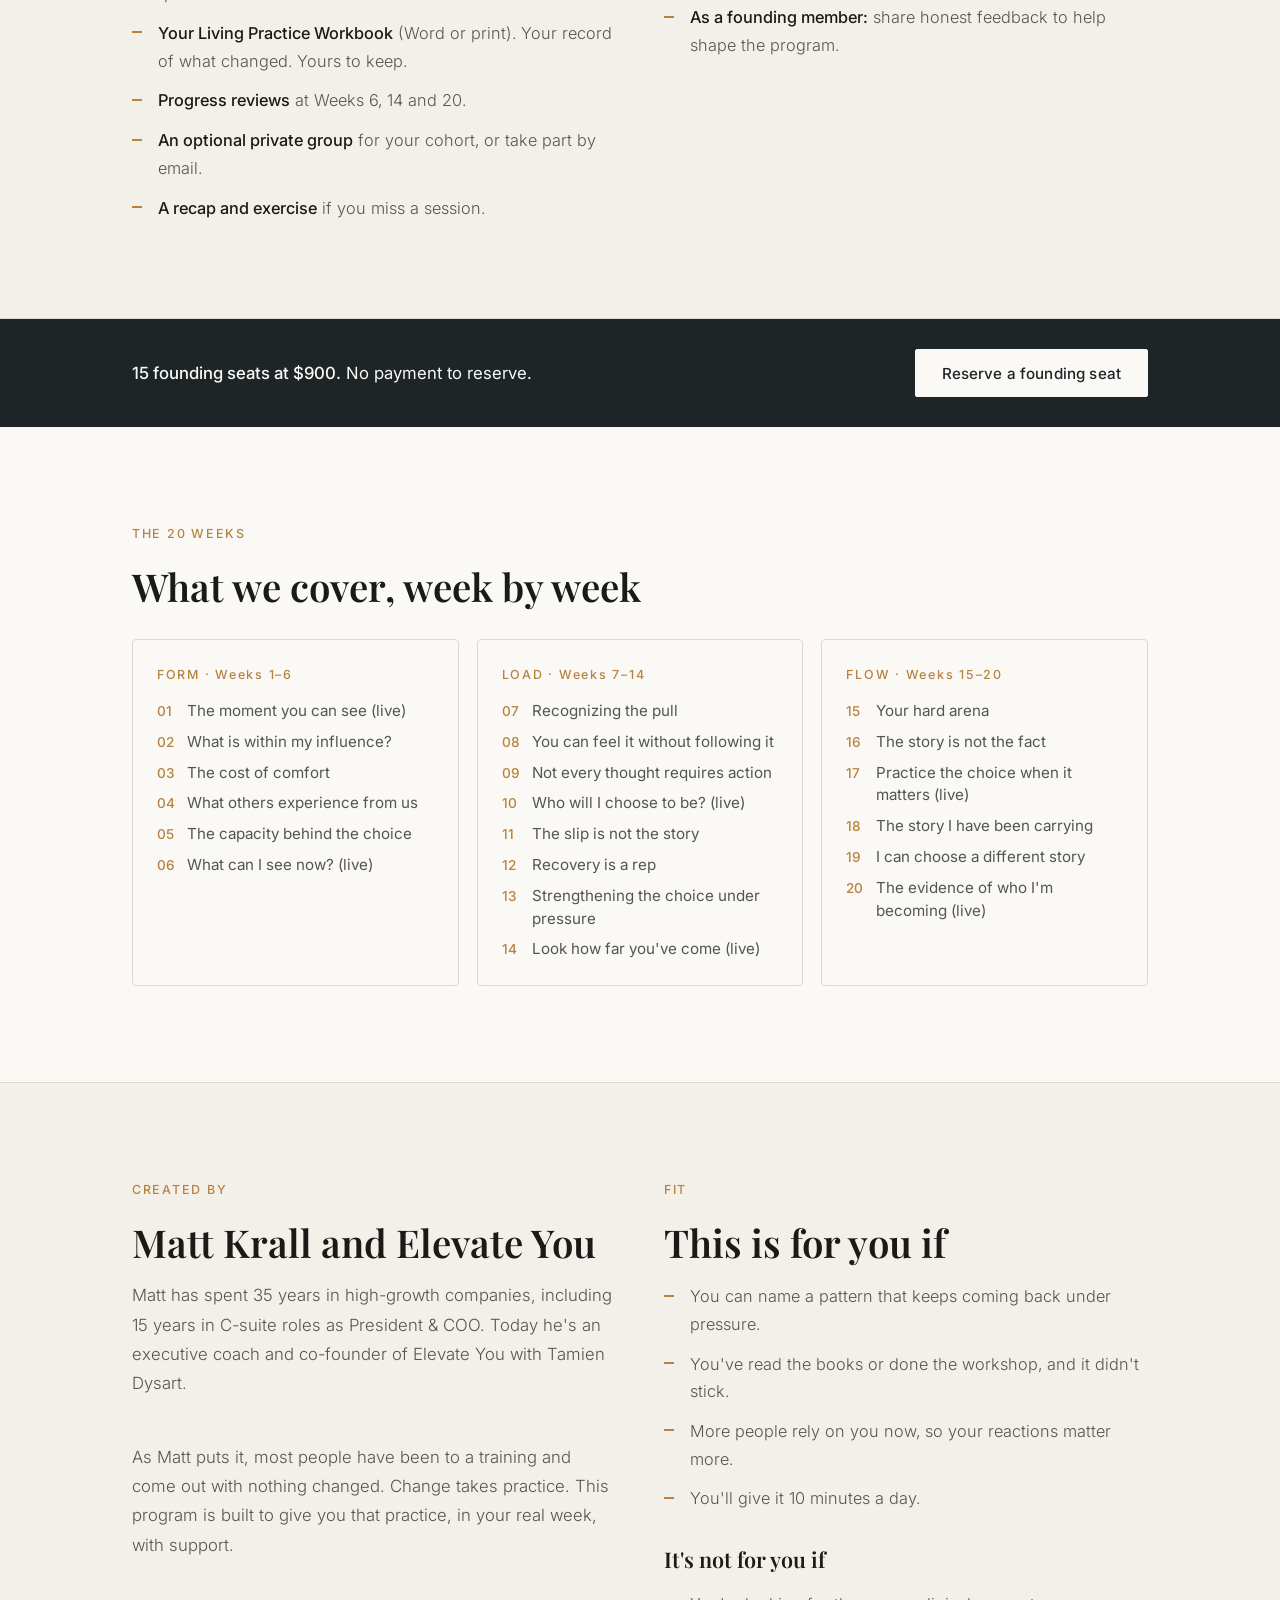
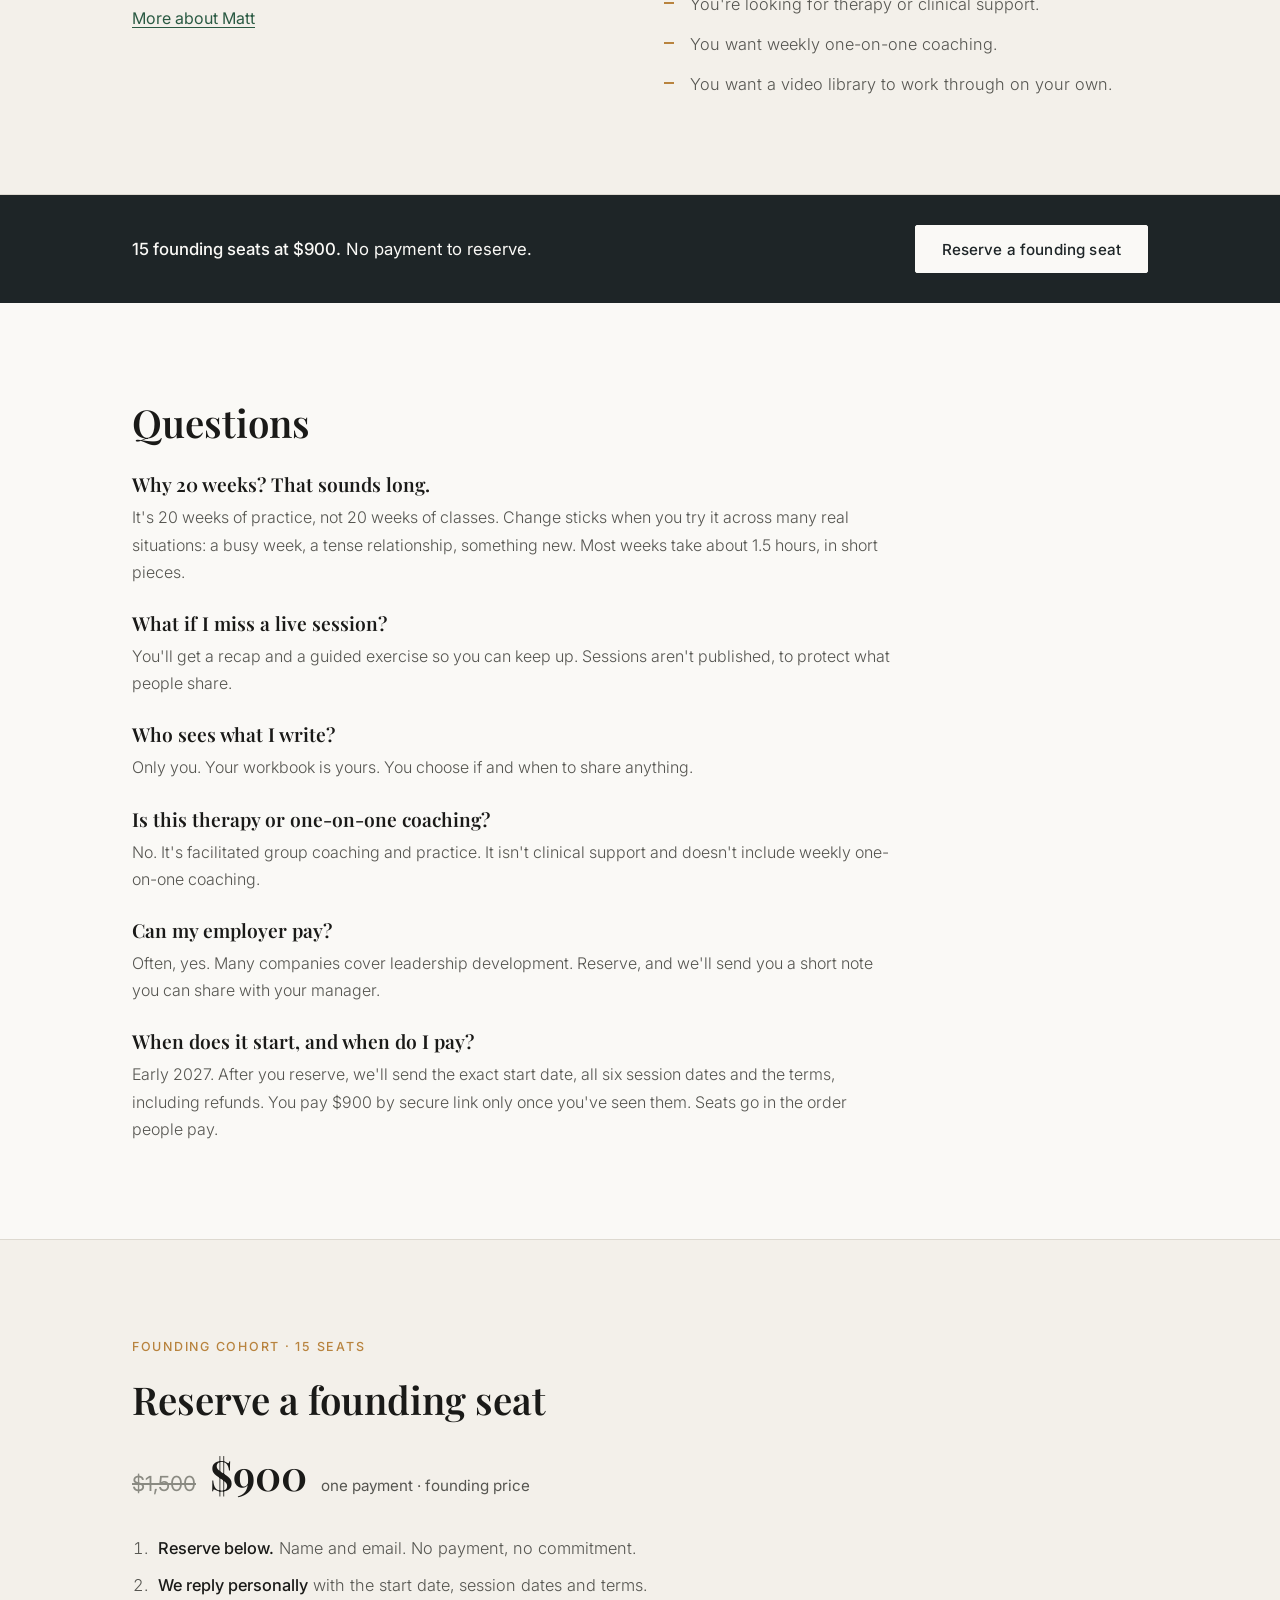
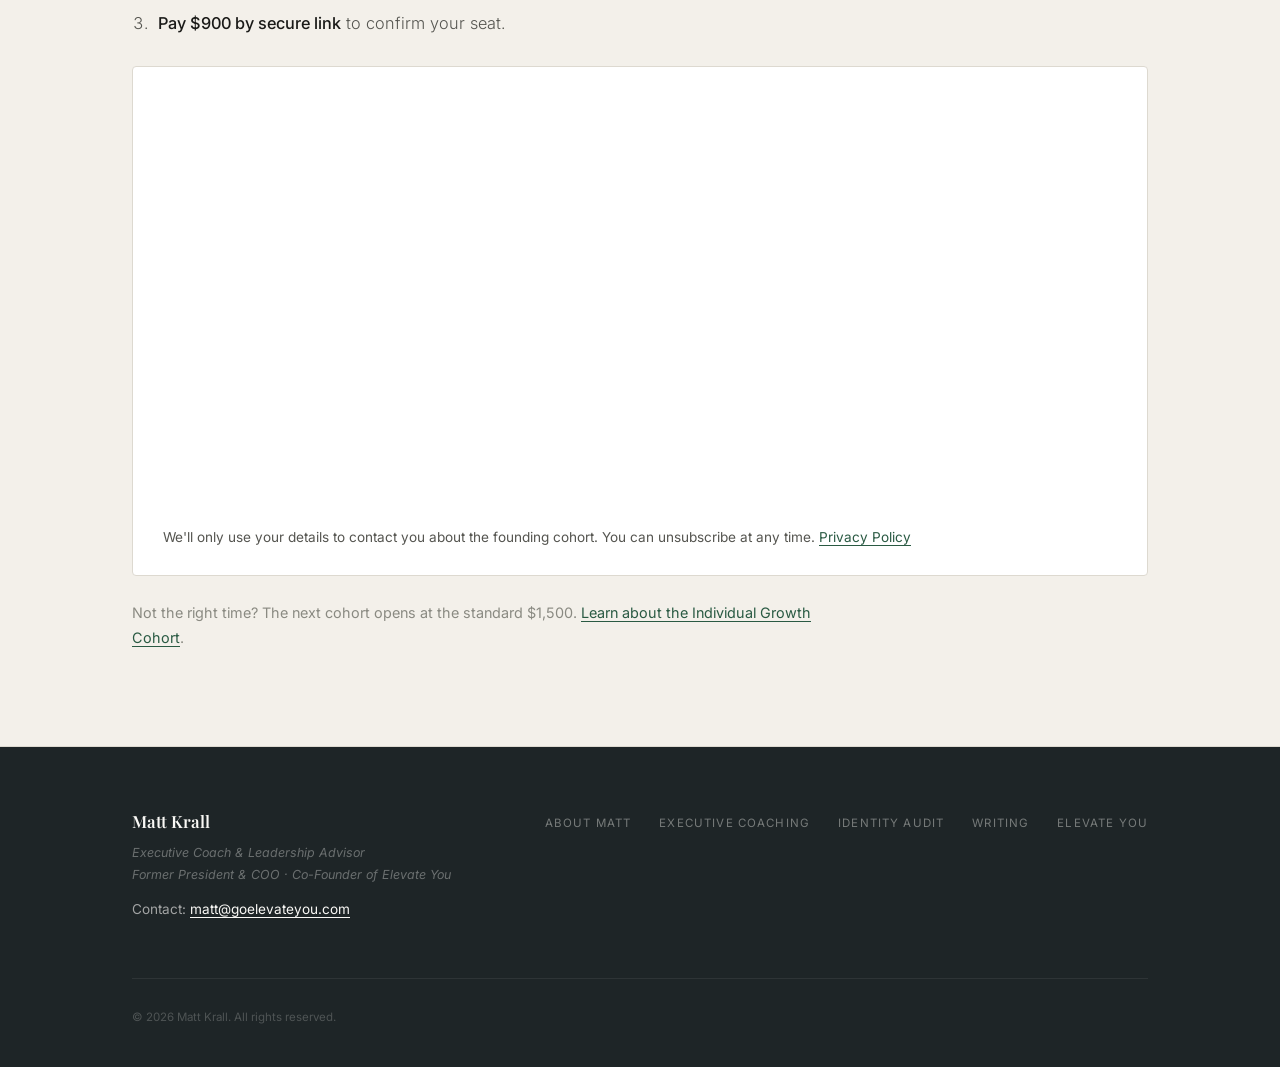
<file: founding-cohort.html>
<!DOCTYPE html>
<html lang="en">
<head>
  <meta charset="UTF-8">
  <!-- Google tag (gtag.js) -->
  <script async src="https://www.googletagmanager.com/gtag/js?id=G-2R4MK1FPHH"></script>
  <script>
    window.dataLayer = window.dataLayer || [];
    function gtag(){dataLayer.push(arguments);}
    gtag('js', new Date());
    gtag('config', 'G-2R4MK1FPHH');
  </script>
  <meta name="viewport" content="width=device-width, initial-scale=1.0">
  <title>Founding Cohort | Individual Growth Cohort with Matt Krall</title>
  <meta name="description" content="Respond the way you intend, even under pressure. A 20-week group coaching program with Matt Krall: 6 live sessions, one short video a week, 10 minutes of daily practice. Founding cohort: 15 seats at $900.">
  <meta name="author" content="Matt Krall">
  <!-- Shared by invitation, social and email. Kept out of search results. -->
  <meta name="robots" content="noindex, follow">
  <link rel="canonical" href="https://mattkrall.com/founding-cohort">

  <meta property="og:type" content="website">
  <meta property="og:title" content="Respond the way you intend, even under pressure">
  <meta property="og:description" content="20-week group coaching program with Matt Krall. 6 live sessions, 10 minutes of daily practice. Founding cohort: 15 seats at $900.">
  <meta property="og:url" content="https://mattkrall.com/founding-cohort">
  <meta property="og:site_name" content="Matt Krall">
  <meta property="og:image" content="https://mattkrall.com/images/Matt-KrallV3-2026-05-12-8.jpeg">
  <meta name="twitter:card" content="summary_large_image">

  <link rel="preconnect" href="https://fonts.googleapis.com">
  <link rel="preconnect" href="https://fonts.gstatic.com" crossorigin>
  <link href="https://fonts.googleapis.com/css2?family=Playfair+Display:ital,wght@0,400;0,600;0,700;1,400;1,600&family=Inter:ital,wght@0,300;0,400;0,500;1,300;1,400&display=swap" rel="stylesheet">
  <link rel="stylesheet" href="/site.css">
  <link rel="stylesheet" href="/ig.css?v=20261126d">
</head>
<body class="ig">
  <nav class="nav" aria-label="Main navigation">
    <div class="nav__inner">
      <a href="/" class="nav__brand">Matt Krall</a>
      <ul class="nav__links" role="list">
        <li><a href="/about-matt-krall">About Matt</a></li>
        <li><a href="/executive-coaching">Executive Coaching</a></li>
        <li><a href="/writing">Writing</a></li>
        <li><a href="https://goelevateyou.com/" target="_blank" rel="noopener noreferrer">Elevate You</a></li>
        <li class="ig-nav-cta-li"><a class="ig-btn ig-nav-cta" href="#reserve" data-reserve data-cta-pos="nav">Reserve a seat</a></li>
      </ul>
      <button class="nav__burger" id="burger" aria-label="Open menu" aria-expanded="false"><span></span><span></span><span></span></button>
    </div>
  </nav>
  <div class="nav__drawer" id="nav-drawer" aria-hidden="true">
    <ul role="list">
      <li><a href="/about-matt-krall">About Matt</a></li>
      <li><a href="/executive-coaching">Executive Coaching</a></li>
      <li><a href="/writing">Writing</a></li>
      <li><a href="https://goelevateyou.com/" target="_blank" rel="noopener noreferrer">Elevate You</a></li>
    </ul>
  </div>

  <main>
    <section class="ig-hero">
      <div class="wrap--wide">
        <p class="ig-eyebrow">Individual Growth Cohort &middot; Founding cohort &middot; 15 seats</p>
        <h1 class="ig-hero__title">Respond the way you intend, even under pressure.</h1>
        <p class="ig-hero__sub">A 20-week group coaching program for leaders and professionals who know their patterns, like getting defensive, avoiding the hard conversation or saying yes and regretting it, and want to change them. Six live sessions, one short video a week, and 10 minutes of practice a day in your real work and life.</p>
        <div class="ig-hero__cta">
          <a class="ig-btn ig-btn--light" href="#reserve" data-reserve data-cta-pos="hero">Reserve a founding seat</a>
          <p class="ig-hero__fine"><s>$1,500</s> $900 founding price &middot; Starts early 2027 &middot; No payment to reserve</p>
        </div>
      </div>
    </section>

    <section class="ig-proof">
      <div class="wrap--wide">
        <div><strong>20 weeks</strong><span>start and finish together</span></div>
        <div><strong>6 live sessions</strong><span>45&ndash;60 min on Microsoft Teams</span></div>
        <div><strong>~1.5 hours a week</strong><span>mostly 5-minute moments</span></div>
        <div><strong>$900 once</strong><span>founding price, 15 seats</span></div>
      </div>
    </section>

    <section class="ig-section">
      <div class="wrap--wide">
        <p class="ig-eyebrow">The problem</p>
        <h2 class="ig-h2">You already know what you should do. Under pressure, you do the old thing anyway.</h2>
        <div class="ig-quotes">
          <p>&ldquo;I defend before I really listen.&rdquo;</p>
          <p>&ldquo;I keep putting off that conversation.&rdquo;</p>
          <p>&ldquo;I say yes, then resent it.&rdquo;</p>
          <p>&ldquo;When I'm tired, I'm not myself.&rdquo;</p>
          <p>&ldquo;I didn't mean for it to land that way.&rdquo;</p>
          <p>&ldquo;The workshop made sense. Nothing stuck.&rdquo;</p>
        </div>
        <p class="ig-lead">Most leadership training happens in a room, for a day. The moments that matter happen later, in a meeting, an email, a hard conversation, when the training is long gone. That's why insight rarely turns into a different response.</p>
      </div>
    </section>

    <section class="ig-section ig-section--tinted">
      <div class="wrap--wide">
        <p class="ig-eyebrow">Our approach</p>
        <h2 class="ig-h2">Short lessons. Long practice. In your real week.</h2>
        <p class="ig-lead">Instead of more content, you get 20 weeks of structured practice. Each week you pick one real situation and one response to try, written as a simple plan:</p>
        <div class="ig-ifthen">
          <div><p class="ig-card__num">IF</p><p>I feel defensive when someone challenges me&hellip;</p></div>
          <div><p class="ig-card__num">THEN</p><p>I'll ask one genuine question before I answer&hellip;</p></div>
          <div><p class="ig-card__num">HOW</p><p>because I choose curiosity over proving myself.</p></div>
        </div>
        <p class="ig-lead">You try it during your day, note what happened that evening, and adjust. Six times, you bring what you've learned to a live coaching session with your cohort.</p>
      </div>
    </section>

    <section class="ig-section" id="sample-week">
      <div class="wrap--wide">
        <p class="ig-eyebrow">See a real week</p>
        <h2 class="ig-h2">Here's exactly what Week 2 looks like</h2>
        <p class="ig-lead">No guessing. This is the email you get on Monday and the workbook page you fill in.</p>
        <div class="ig-sample">
          <div class="ig-email" aria-label="Sample Week 2 email">
            <div class="ig-email__head">
              <p><span>From</span> Matt Krall, Elevate You</p>
              <p><span>Subject</span> <strong>Week 2: What is within your influence?</strong></p>
            </div>
            <div class="ig-email__body">
              <p>Hi Sam,</p>
              <p>This week is about choosing actions within your influence, rather than waiting for someone else to change first.</p>
              <div class="ig-email__video"><span class="ig-email__play" aria-hidden="true">&#9654;</span><span><strong>Week 2 video</strong><br>About 10 minutes</span></div>
              <p><strong>This week's question:</strong> What am I waiting for someone else to change before I decide how to show up?</p>
              <p><strong>Your game plan (10 minutes):</strong> open your workbook and choose this week's IF / THEN / HOW.</p>
              <p><strong>Each morning:</strong> 5 minutes to picture where it might come up.<br><strong>Each evening:</strong> 5 minutes to note one win, friction or insight.</p>
              <p><strong>Next live session:</strong> Week 6 on Teams.</p>
              <p>See clearly. Respond wisely.<br>Matt</p>
            </div>
          </div>
          <div class="ig-wb" aria-label="Sample Week 2 workbook page, filled in">
            <div class="ig-email__head">
              <p><span>Your copy</span> My Living Practice Workbook</p>
              <p><span>Week 2</span> <strong>What is within your influence?</strong></p>
            </div>
            <div class="ig-wb__body">
              <p class="ig-wb__q"><strong>This week's question:</strong> What am I waiting for someone else to change before I decide how to show up?</p>
              <div class="ig-wb__plan">
                <div><b>IF</b><i>I'm waiting on a colleague's decision</i></div>
                <div><b>THEN</b><i>I send my recommendation by noon</i></div>
                <div><b>HOW</b><i>I choose to lead, not wait</i></div>
              </div>
              <div class="ig-wb__log">
                <div class="ig-wb__row"><b>Mon</b><span class="ig-wb__tick is-on">&#10003;</span><i>Win: sent it instead of waiting.</i></div>
                <div class="ig-wb__row"><b>Tue</b><span class="ig-wb__tick is-on">&#10003;</span><i>Friction: caught myself drafting a complaint.</i></div>
                <div class="ig-wb__row"><b>Wed</b><span class="ig-wb__tick"></span><i></i></div>
                <div class="ig-wb__row"><b>Thu</b><span class="ig-wb__tick is-on">&#10003;</span><i>Insight: waiting felt safer, not better.</i></div>
                <div class="ig-wb__row"><b>Fri</b><span class="ig-wb__tick"></span><i></i></div>
                <div class="ig-wb__row"><b>Sat</b><span class="ig-wb__tick"></span><i></i></div>
                <div class="ig-wb__row"><b>Sun</b><span class="ig-wb__tick"></span><i></i></div>
              </div>
              <p class="ig-wb__note"><b>What I noticed this week:</b> <i>Acting took five minutes. Waiting had been the habit.</i> <b>Ripple:</b> <i>my colleague answered the same day.</i></p>
            </div>
          </div>
          <p class="ig-sample__cap">Your Monday email, and your workbook page for the week (shown filled in as an example). Half a page: a tick and one line a day.</p>
        </div>
      </div>
    </section>

    <div class="ig-cta-band">
      <div class="wrap--wide">
        <p><strong>15 founding seats at $900.</strong> No payment to reserve.</p>
        <a class="ig-btn ig-btn--light" href="#reserve" data-reserve data-cta-pos="band_sample">Reserve a founding seat</a>
      </div>
    </div>


    <section class="ig-section">
      <div class="wrap--wide">
        <p class="ig-eyebrow">What you'll be able to do</p>
        <h2 class="ig-h2">By Week 20, you'll practice how to</h2>
        <div class="ig-cards">
          <div class="ig-card"><p class="ig-card__num">01</p><h3>Spot your triggers sooner</h3><p>Recognize the situations, feelings and thoughts that come right before your least intentional reactions.</p></div>
          <div class="ig-card"><p class="ig-card__num">02</p><h3>Choose a specific response</h3><p>Pick one visible action you'll take, and rehearse it before the moment arrives.</p></div>
          <div class="ig-card"><p class="ig-card__num">03</p><h3>Recover faster after a slip</h3><p>Treat a miss as information, repair where needed, and get back to your practice.</p></div>
          <div class="ig-card"><p class="ig-card__num">04</p><h3>Keep going on your own</h3><p>Leave with a written plan: your signals, your choices and how you'll keep practicing.</p></div>
        </div>
        <p class="ig-note">We don't promise how you'll change. We give you the structure, the coaching and the practice. Your effort shapes the result.</p>
      </div>
    </section>

    <section class="ig-section ig-section--tinted">
      <div class="wrap--wide">
        <div class="ig-two">
          <div>
            <p class="ig-eyebrow">What you get</p>
            <h2 class="ig-h2">Included</h2>
            <ul class="ig-list">
              <li><strong>6 live group coaching sessions</strong> on Teams (Weeks 1, 6, 10, 14, 17 and 20). Bring real situations; practice responses together.</li>
              <li><strong>14 short videos</strong>, about 10 minutes each, one per week between sessions.</li>
              <li><strong>A one-page weekly game plan</strong> to choose and rehearse your practice.</li>
              <li><strong>A Monday email</strong> with that week's focus, video and question.</li>
              <li><strong>Your Living Practice Workbook</strong> (Word or print). Your record of what changed. Yours to keep.</li>
              <li><strong>Progress reviews</strong> at Weeks 6, 14 and 20.</li>
              <li><strong>An optional private group</strong> for your cohort, or take part by email.</li>
              <li><strong>A recap and exercise</strong> if you miss a session.</li>
            </ul>
          </div>
          <div>
            <p class="ig-eyebrow">What it asks of you</p>
            <h2 class="ig-h2">Your part</h2>
            <ul class="ig-list">
              <li><strong>~20 minutes once a week:</strong> watch the video and fill in your game plan.</li>
              <li><strong>5 minutes each morning:</strong> decide where you'll practice today.</li>
              <li><strong>5 minutes each evening:</strong> note one win, friction or insight.</li>
              <li><strong>6 live sessions:</strong> about 6 hours over 20 weeks.</li>
              <li><strong>No extra appointments:</strong> the practice happens in meetings, conversations and decisions you already have.</li>
              <li><strong>As a founding member:</strong> share honest feedback to help shape the program.</li>
            </ul>
          </div>
        </div>
      </div>
    </section>

    <div class="ig-cta-band">
      <div class="wrap--wide">
        <p><strong>15 founding seats at $900.</strong> No payment to reserve.</p>
        <a class="ig-btn ig-btn--light" href="#reserve" data-reserve data-cta-pos="band_included">Reserve a founding seat</a>
      </div>
    </div>


    <section class="ig-section">
      <div class="wrap--wide">
        <p class="ig-eyebrow">The 20 weeks</p>
        <h2 class="ig-h2">What we cover, week by week</h2>
        <div class="ig-weeks"><div class="ig-weeks__col"><p class="ig-card__num">FORM &middot; Weeks 1&ndash;6</p><ol><li><span>01</span>The moment you can see (live)</li><li><span>02</span>What is within my influence?</li><li><span>03</span>The cost of comfort</li><li><span>04</span>What others experience from us</li><li><span>05</span>The capacity behind the choice</li><li><span>06</span>What can I see now? (live)</li></ol></div><div class="ig-weeks__col"><p class="ig-card__num">LOAD &middot; Weeks 7&ndash;14</p><ol><li><span>07</span>Recognizing the pull</li><li><span>08</span>You can feel it without following it</li><li><span>09</span>Not every thought requires action</li><li><span>10</span>Who will I choose to be? (live)</li><li><span>11</span>The slip is not the story</li><li><span>12</span>Recovery is a rep</li><li><span>13</span>Strengthening the choice under pressure</li><li><span>14</span>Look how far you've come (live)</li></ol></div><div class="ig-weeks__col"><p class="ig-card__num">FLOW &middot; Weeks 15&ndash;20</p><ol><li><span>15</span>Your hard arena</li><li><span>16</span>The story is not the fact</li><li><span>17</span>Practice the choice when it matters (live)</li><li><span>18</span>The story I have been carrying</li><li><span>19</span>I can choose a different story</li><li><span>20</span>The evidence of who I'm becoming (live)</li></ol></div></div>
      </div>
    </section>

    <section class="ig-section ig-section--tinted">
      <div class="wrap--wide">
        <div class="ig-two">
          <div>
            <p class="ig-eyebrow">Created by</p>
            <h2 class="ig-h2">Matt Krall and Elevate You</h2>
            <p class="ig-lead">Matt has spent 35 years in high-growth companies, including 15 years in C-suite roles as President &amp; COO. Today he's an executive coach and co-founder of Elevate You with Tamien Dysart.</p>
            <p class="ig-lead">As Matt puts it, most people have been to a training and come out with nothing changed. Change takes practice. This program is built to give you that practice, in your real week, with support.</p>
            <p><a class="ig-link" href="/about-matt-krall">More about Matt</a></p>
          </div>
          <div>
            <p class="ig-eyebrow">Fit</p>
            <h2 class="ig-h2">This is for you if</h2>
            <ul class="ig-list">
              <li>You can name a pattern that keeps coming back under pressure.</li>
              <li>You've read the books or done the workshop, and it didn't stick.</li>
              <li>More people rely on you now, so your reactions matter more.</li>
              <li>You'll give it 10 minutes a day.</li>
            </ul>
            <h2 class="ig-h2 ig-h2--small">It's not for you if</h2>
            <ul class="ig-list">
              <li>You're looking for therapy or clinical support.</li>
              <li>You want weekly one-on-one coaching.</li>
              <li>You want a video library to work through on your own.</li>
            </ul>
          </div>
        </div>
      </div>
    </section>

    <div class="ig-cta-band">
      <div class="wrap--wide">
        <p><strong>15 founding seats at $900.</strong> No payment to reserve.</p>
        <a class="ig-btn ig-btn--light" href="#reserve" data-reserve data-cta-pos="band_fit">Reserve a founding seat</a>
      </div>
    </div>


    <section class="ig-section">
      <div class="wrap--wide">
        <h2 class="ig-h2">Questions</h2>
        <div class="ig-faq">
          <h3>Why 20 weeks? That sounds long.</h3>
          <p>It's 20 weeks of practice, not 20 weeks of classes. Change sticks when you try it across many real situations: a busy week, a tense relationship, something new. Most weeks take about 1.5 hours, in short pieces.</p>
          <h3>What if I miss a live session?</h3>
          <p>You'll get a recap and a guided exercise so you can keep up. Sessions aren't published, to protect what people share.</p>
          <h3>Who sees what I write?</h3>
          <p>Only you. Your workbook is yours. You choose if and when to share anything.</p>
          <h3>Is this therapy or one-on-one coaching?</h3>
          <p>No. It's facilitated group coaching and practice. It isn't clinical support and doesn't include weekly one-on-one coaching.</p>
          <h3>Can my employer pay?</h3>
          <p>Often, yes. Many companies cover leadership development. Reserve, and we'll send you a short note you can share with your manager.</p>
          <h3>When does it start, and when do I pay?</h3>
          <p>Early 2027. After you reserve, we'll send the exact start date, all six session dates and the terms, including refunds. You pay $900 by secure link only once you've seen them. Seats go in the order people pay.</p>
        </div>
      </div>
    </section>

    <section class="ig-section ig-section--tinted" id="reserve">
      <div class="wrap--wide">
        <p class="ig-eyebrow">Founding cohort &middot; 15 seats</p>
        <h2 class="ig-h2">Reserve a founding seat</h2>
        <div class="ig-price"><span class="ig-price__was">$1,500</span><span class="ig-price__now">$900</span><span class="ig-price__note">one payment &middot; founding price</span></div>
        <ol class="ig-steps">
          <li><strong>Reserve below.</strong> Name and email. No payment, no commitment.</li>
          <li><strong>We reply personally</strong> with the start date, session dates and terms.</li>
          <li><strong>Pay $900 by secure link</strong> to confirm your seat.</li>
        </ol>
        <div class="ig-form" id="reserve-form">
          <div id="fillout-slot" style="width:100%;min-height:420px;"></div>
          <p class="ig-form__privacy">We'll only use your details to contact you about the founding cohort. You can unsubscribe at any time. <a href="https://app.termly.io/policy-viewer/policy.html?policyUUID=d963f78d-3d81-4199-aee8-1784fa3f8c9d" target="_blank" rel="noopener noreferrer">Privacy Policy</a></p>
        </div>
        <p class="ig-note">Not the right time? The next cohort opens at the standard $1,500. <a class="ig-link" href="/individual-growth">Learn about the Individual Growth Cohort</a>.</p>
      </div>
    </section>
  </main>

  <footer class="footer">
    <div class="wrap--wide">
      <div class="footer__top">
        <div>
          <span class="footer__brand">Matt Krall</span>
          <span class="footer__tagline">Executive Coach &amp; Leadership Advisor</span>
          <span class="footer__tagline">Former President &amp; COO · Co-Founder of Elevate You</span>
          <span class="footer__contact">Contact: <a href="mailto:matt@goelevateyou.com">matt@goelevateyou.com</a></span>
        </div>
        <ul class="footer__nav" role="list">
          <li><a href="/about-matt-krall">About Matt</a></li>
          <li><a href="/executive-coaching">Executive Coaching</a></li>
          <li><a href="/identity-audit">Identity Audit</a></li>
          <li><a href="/writing">Writing</a></li>
          <li><a href="https://goelevateyou.com/" target="_blank" rel="noopener noreferrer">Elevate You</a></li>
        </ul>
      </div>
      <div class="footer__bottom">
        <p class="footer__copy">© 2026 Matt Krall. All rights reserved.</p>
      </div>
    </div>
  </footer>

    <div class="ig-sticky" role="region" aria-label="Reserve a founding seat">
    <p><strong>$900</strong><span>15 founding seats</span></p>
    <a class="ig-btn ig-btn--light" href="#reserve" data-reserve data-cta-pos="sticky">Reserve a seat</a>
  </div>
  <script src="/ig-cta.js?v=1" defer></script>
  <script>
    (function () {
      var FILLOUT_ID = 'q8LzgHJV6gus';
      function track(name, params) { try { if (typeof gtag === 'function') gtag('event', name, params || {}); } catch (e) {} }

      // Tag reservations so they're distinguishable from main-page waitlist sign-ups
      var qs = new URLSearchParams(location.search);
      if (!qs.get('utm_campaign')) {
        qs.set('utm_campaign', 'founding-cohort');
        if (!qs.get('utm_source')) qs.set('utm_source', 'founding-page');
        try { history.replaceState(null, '', location.pathname + '?' + qs.toString() + location.hash); } catch (e) {}
      }
      track('landing_view', { page: 'founding-cohort' });

      // Load the form when the reserve section comes near the viewport
      var slot = document.getElementById('fillout-slot'), loaded = false;
      function loadFillout() {
        if (loaded) return; loaded = true;
        var div = document.createElement('div');
        div.style.width = '100%'; div.style.minHeight = '420px';
        div.setAttribute('data-fillout-id', FILLOUT_ID);
        div.setAttribute('data-fillout-embed-type', 'standard');
        div.setAttribute('data-fillout-inherit-parameters', '');
        div.setAttribute('data-fillout-dynamic-resize', '');
        slot.appendChild(div);
        var s = document.createElement('script');
        s.src = 'https://server.fillout.com/embed/v1/';
        document.body.appendChild(s);
      }
      if ('IntersectionObserver' in window) {
        new IntersectionObserver(function (entries, obs) {
          if (entries.some(function (e) { return e.isIntersecting; })) { loadFillout(); obs.disconnect(); }
        }, { rootMargin: '600px' }).observe(document.getElementById('reserve'));
      } else { loadFillout(); }
      document.querySelectorAll('[data-reserve]').forEach(function (a) {
        a.addEventListener('click', function () { loadFillout(); track('invitation_cta_click', { choice: 'founding_reserve' }); });
      });
      if (location.hash === '#reserve') loadFillout();

      window.addEventListener('message', function (e) {
        var host = ''; try { host = new URL(e.origin).hostname; } catch (err) { return; }
        if (!/fillout\.com$/.test(host)) return;
        var d = e.data || {}; var t = (typeof d === 'string' ? d : (d.type || d.event || '')).toString().toLowerCase();
        if (t.indexOf('submit') > -1 && !window.__fcSubmitted) { window.__fcSubmitted = true; track('interest_submit_success', { form: 'founding-cohort-reservation' }); }
      });

      // Nav (same behaviour as the rest of the site)
      var burger = document.getElementById('burger'), drawer = document.getElementById('nav-drawer'), nav = document.querySelector('.nav');
      function setDrawer(open) { drawer.classList.toggle('is-open', open); drawer.setAttribute('aria-hidden', open ? 'false' : 'true'); burger.setAttribute('aria-expanded', open ? 'true' : 'false'); }
      burger.addEventListener('click', function () { setDrawer(!drawer.classList.contains('is-open')); });
      window.addEventListener('scroll', function () { nav.style.boxShadow = window.scrollY > 10 ? '0 1px 0 rgba(0,0,0,0.06)' : 'none'; }, { passive: true });
    })();
  </script>
</body>
</html>
</file>
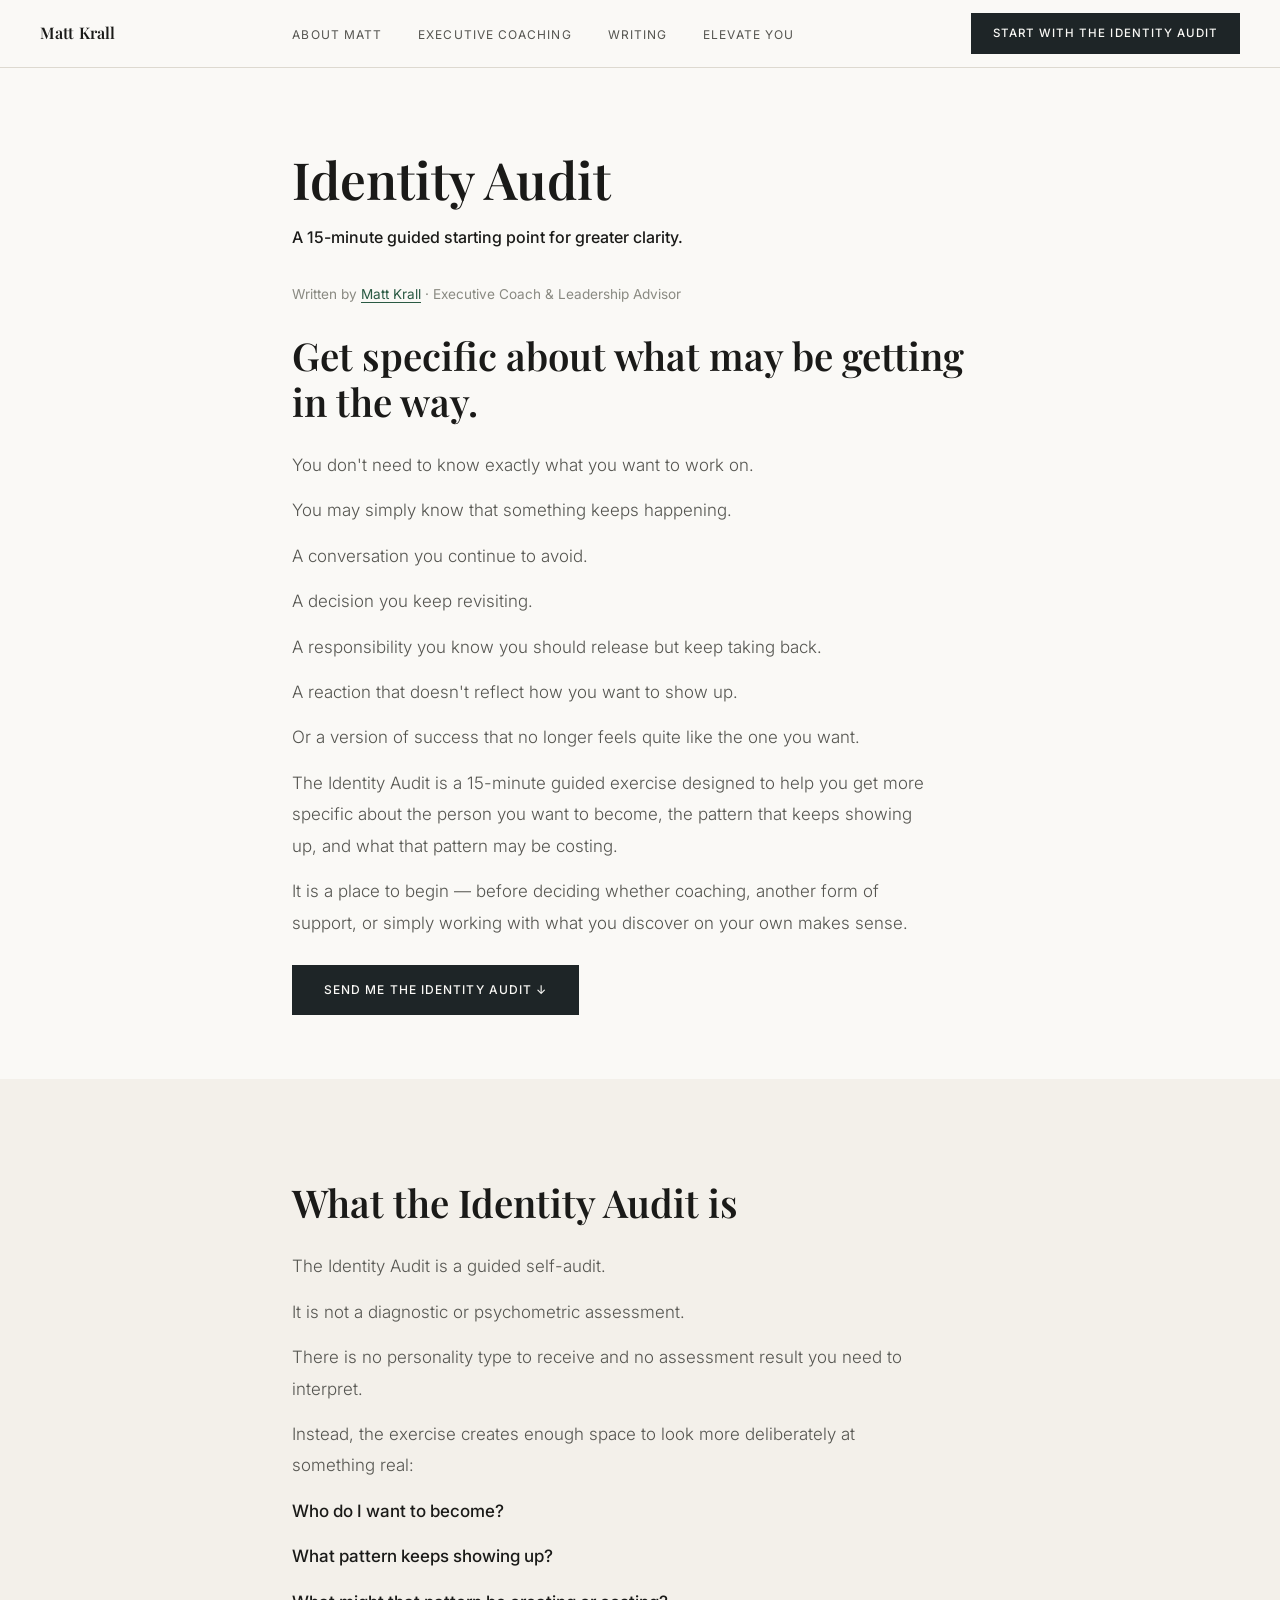
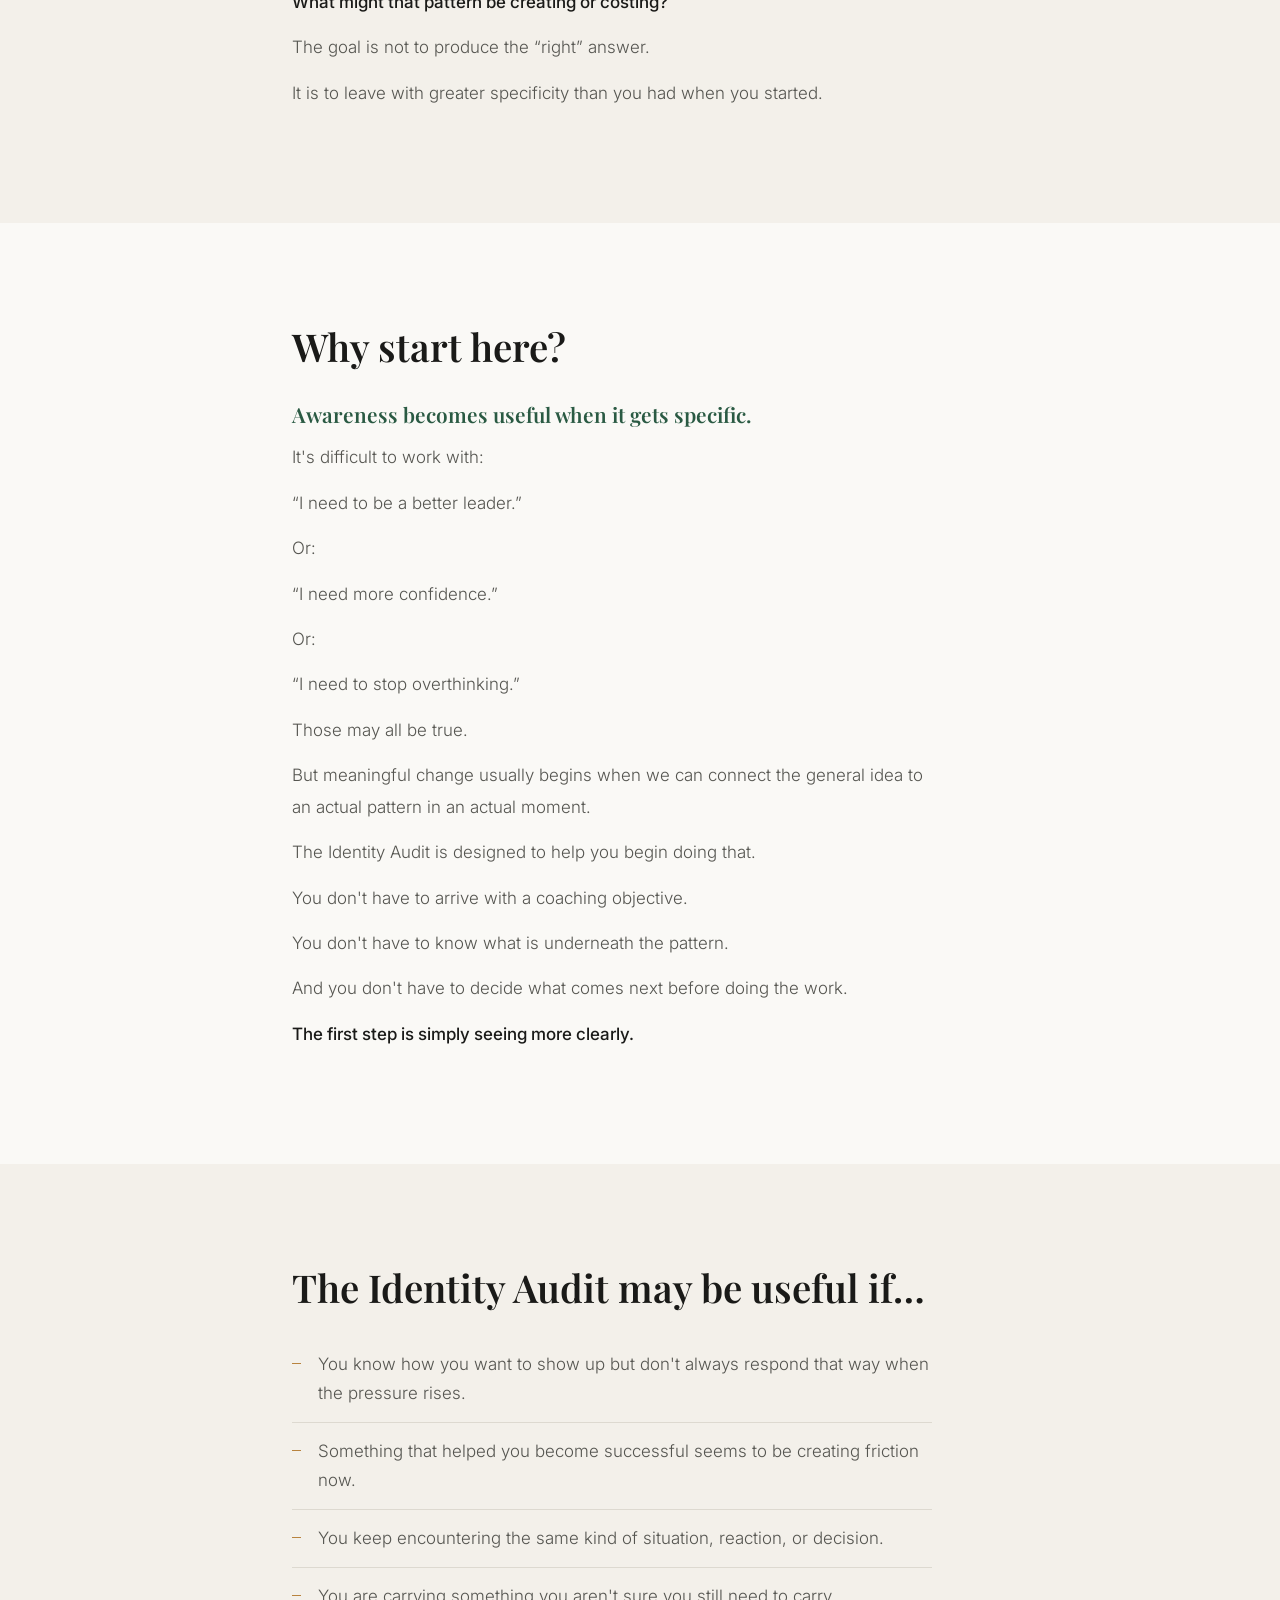
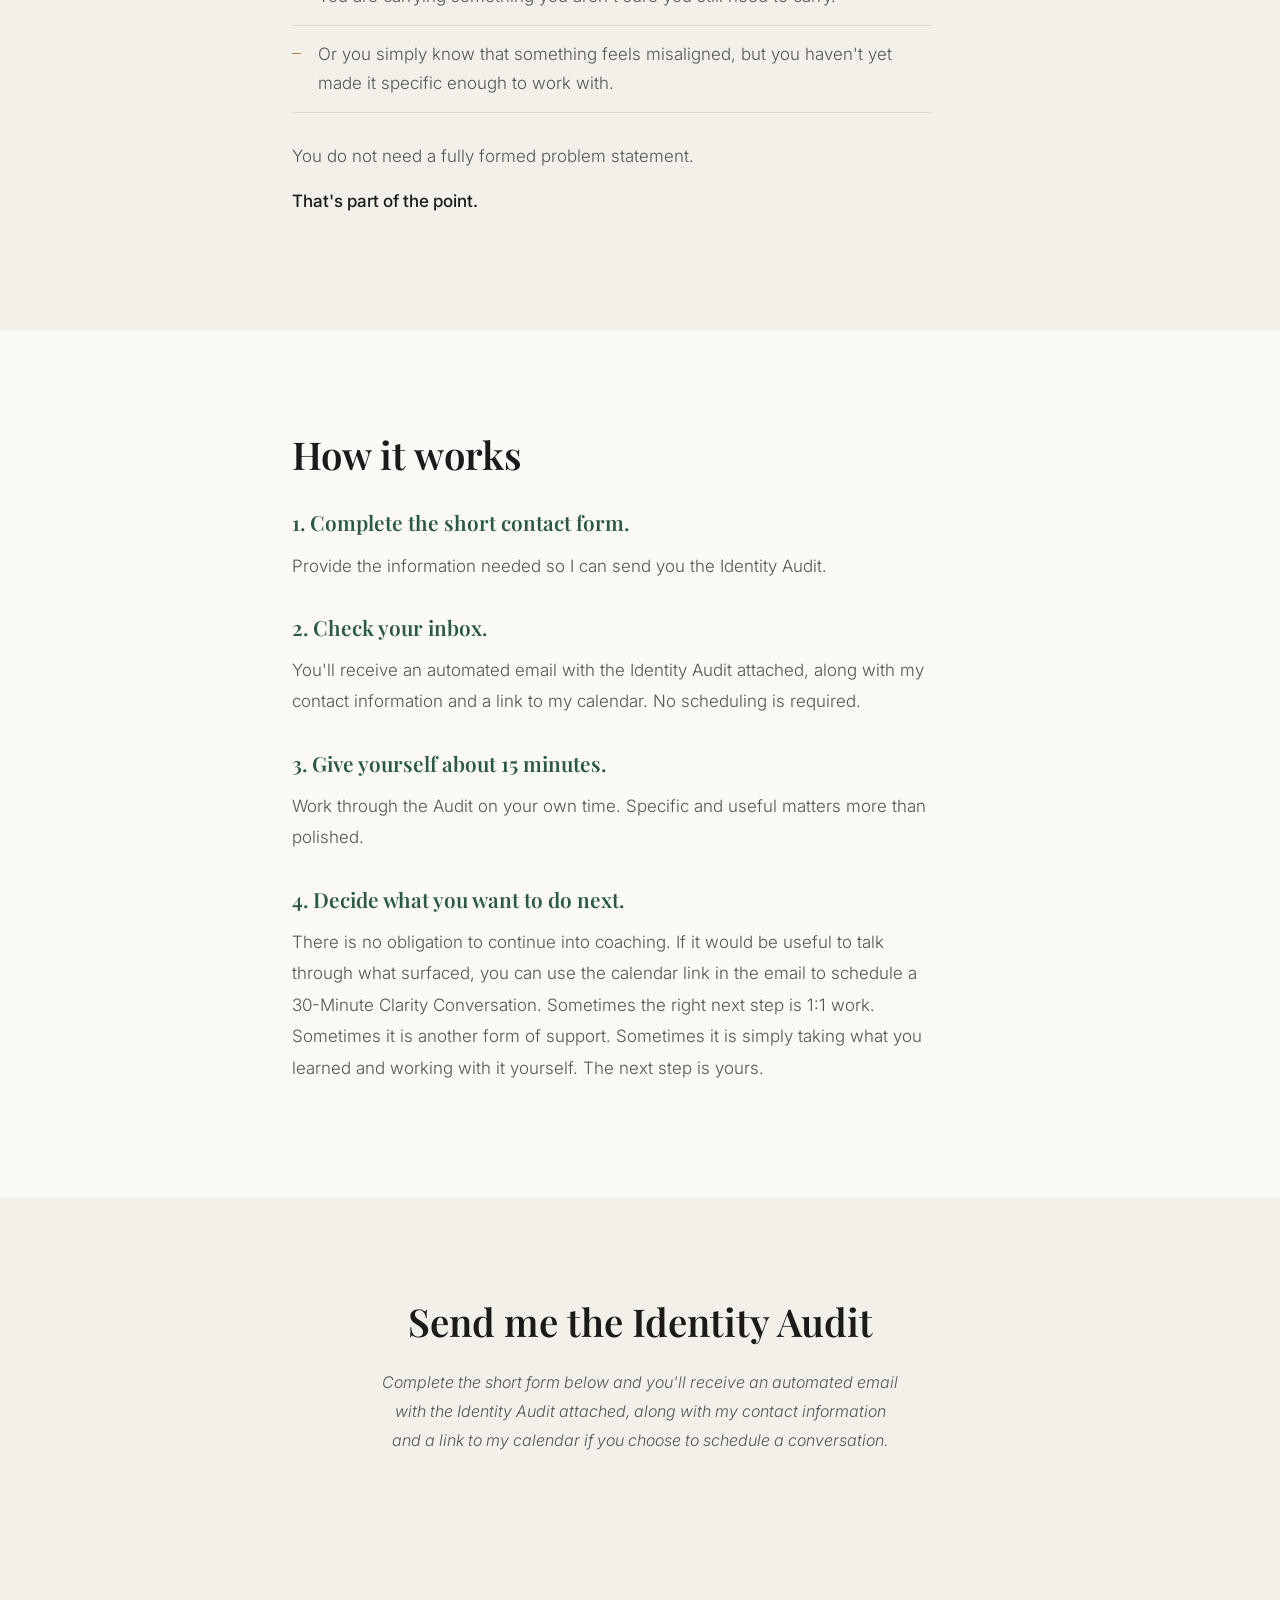
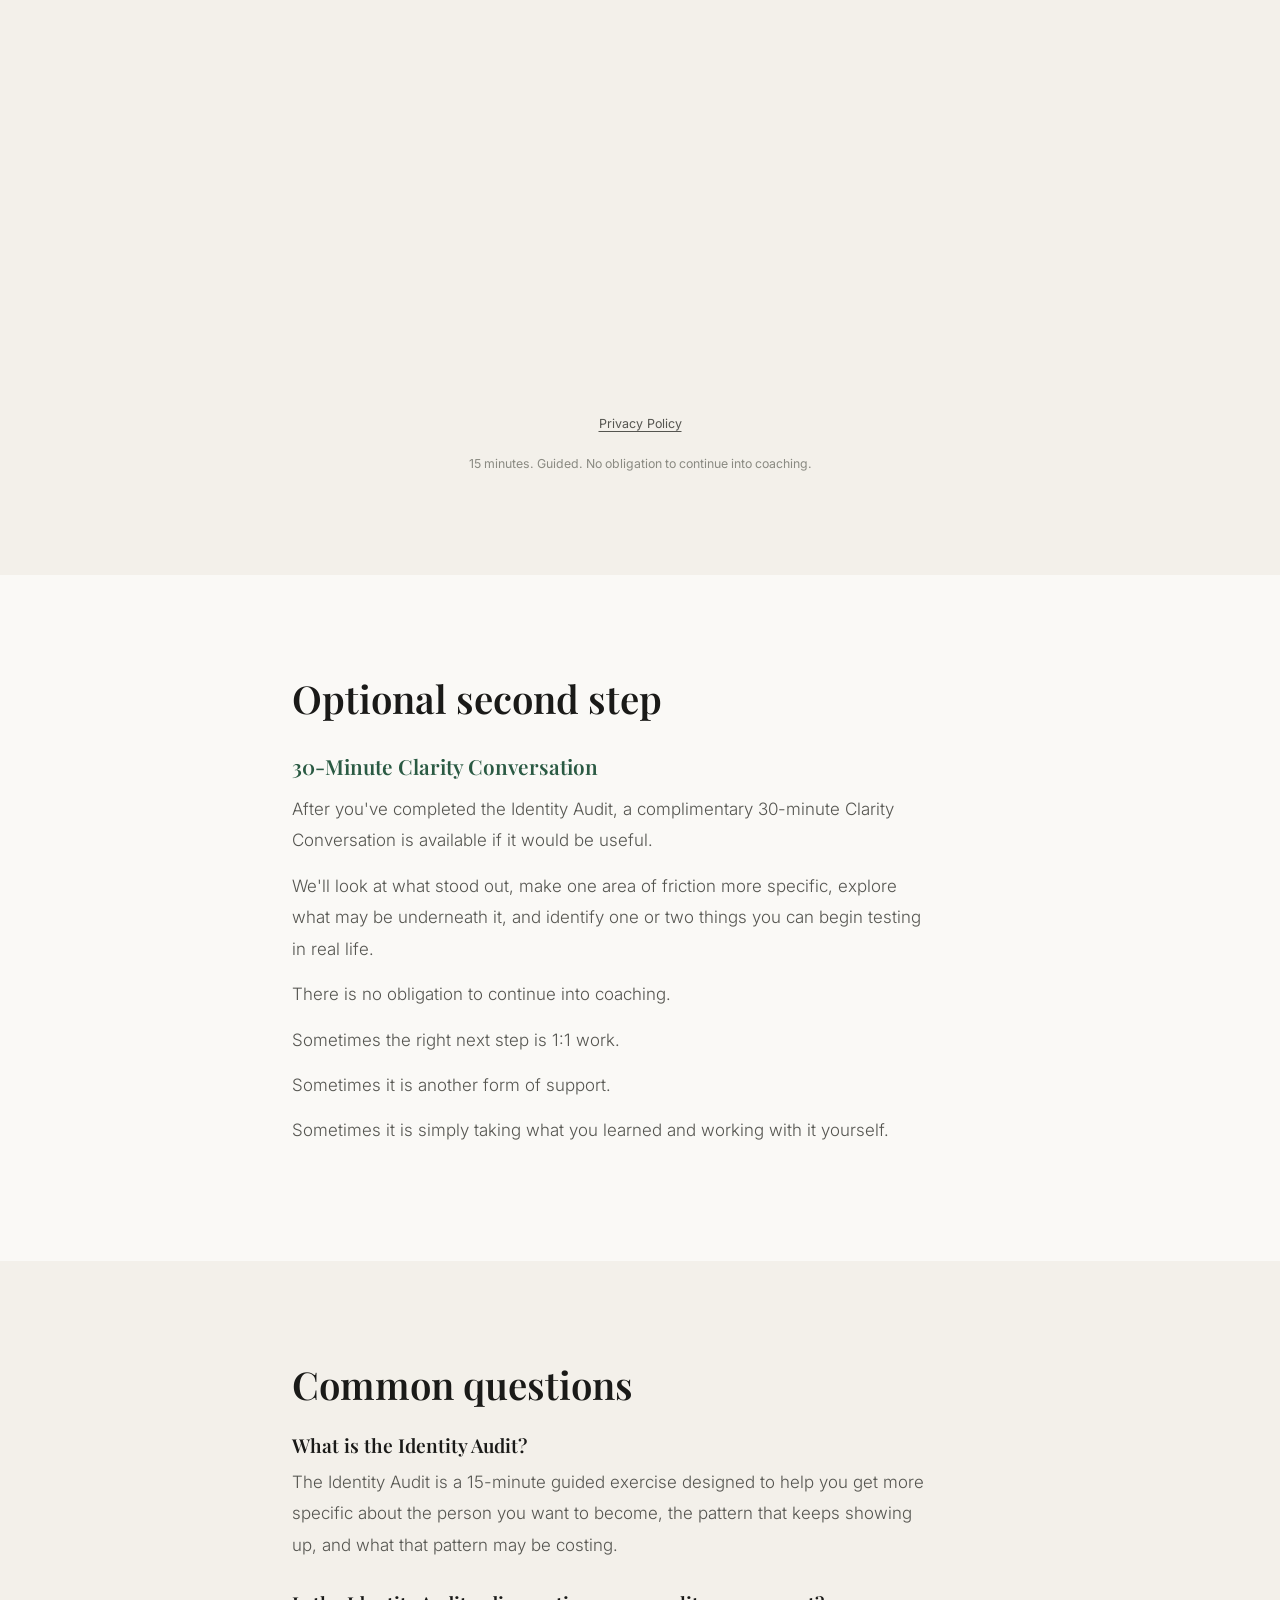
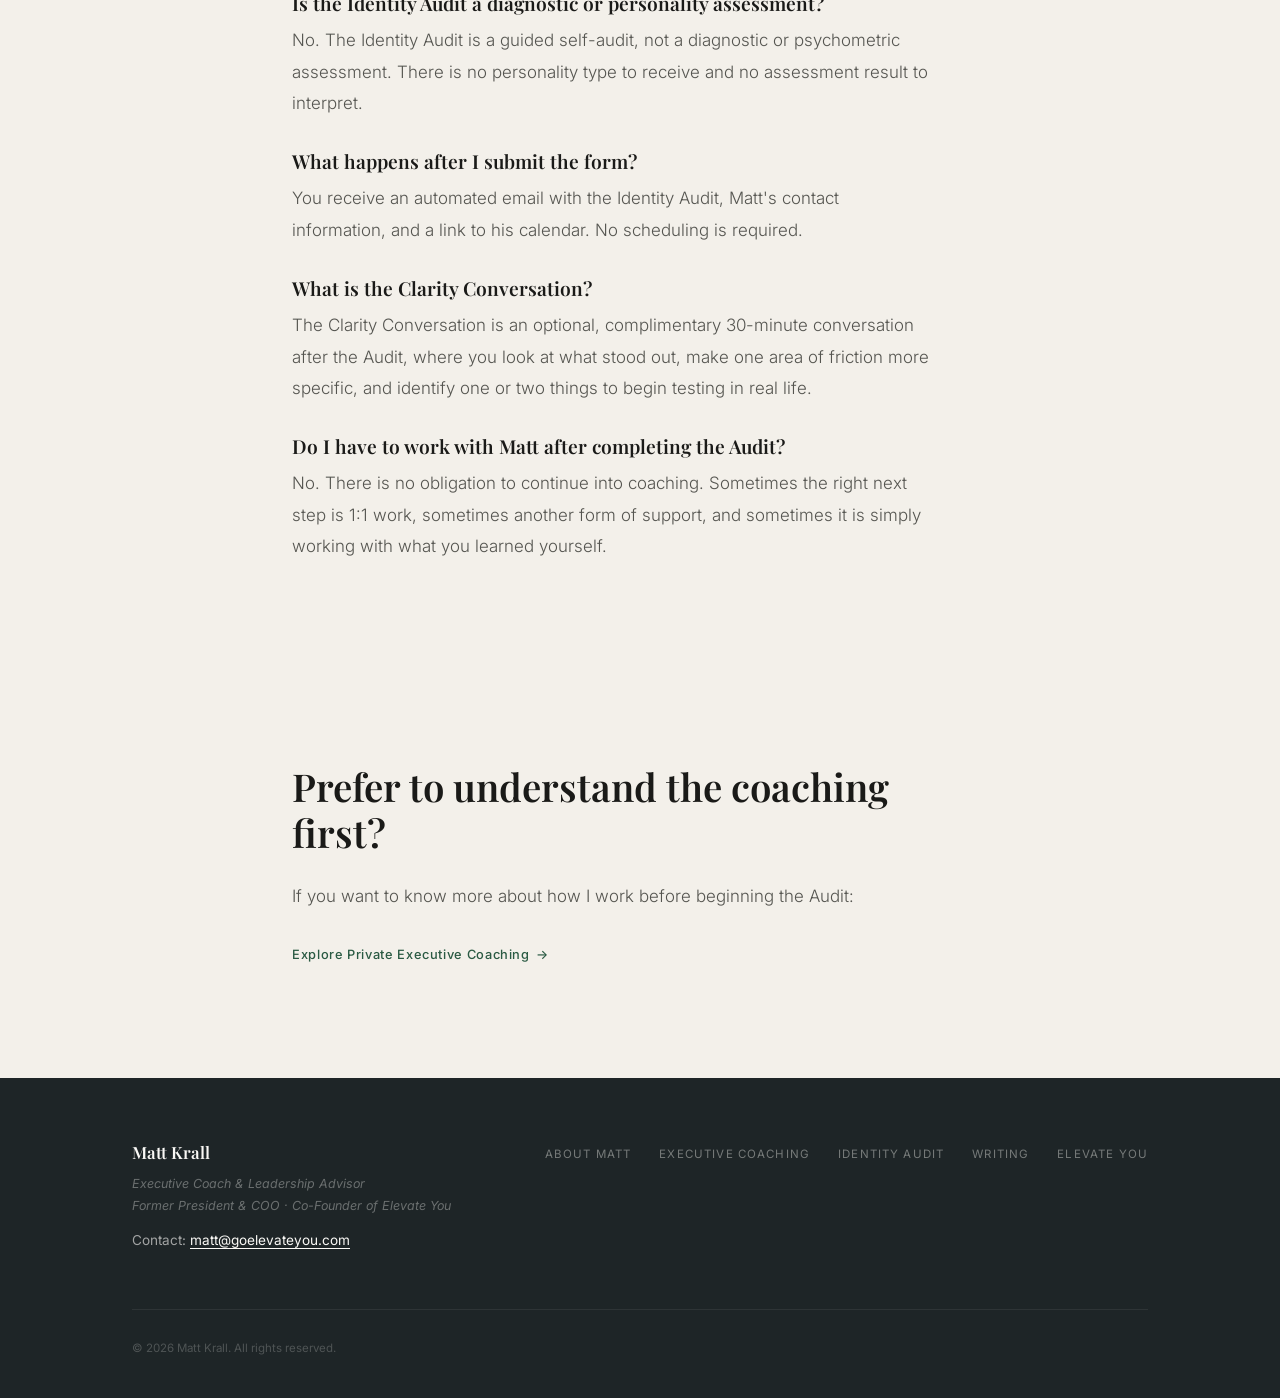
<file: identity-audit.html>
<!DOCTYPE html>
<html lang="en">
<head>
  <meta charset="UTF-8">
  <!-- Google tag (gtag.js) -->
  <script async src="https://www.googletagmanager.com/gtag/js?id=G-2R4MK1FPHH"></script>
  <script>
    window.dataLayer = window.dataLayer || [];
    function gtag(){dataLayer.push(arguments);}
    gtag('js', new Date());
    gtag('config', 'G-2R4MK1FPHH');
  </script>
  <meta name="viewport" content="width=device-width, initial-scale=1.0">
  <title>Identity Audit | Matt Krall Executive Coaching</title>
  <meta name="description" content="The Identity Audit from Matt Krall is a 15-minute guided self-audit to help you identify a recurring pattern, clarify who you want to become, and see what may be getting in the way.">
  <meta name="author" content="Matt Krall">
  <meta name="robots" content="index, follow">
  <link rel="canonical" href="https://mattkrall.com/identity-audit">
  <link rel="author" href="https://mattkrall.com/about-matt-krall">

  <meta property="og:type" content="website">
  <meta property="og:title" content="Identity Audit | Matt Krall Executive Coaching">
  <meta property="og:description" content="The Identity Audit from Matt Krall is a 15-minute guided self-audit to help you identify a recurring pattern, clarify who you want to become, and see what may be getting in the way.">
  <meta property="og:url" content="https://mattkrall.com/identity-audit">
  <meta property="og:site_name" content="Matt Krall">
  <meta property="og:image" content="https://mattkrall.com/images/Matt-KrallV3-2026-05-12-8.jpeg">

  <meta name="twitter:card" content="summary_large_image">
  <meta name="twitter:title" content="Identity Audit | Matt Krall Executive Coaching">
  <meta name="twitter:description" content="The Identity Audit from Matt Krall is a 15-minute guided self-audit to help you identify a recurring pattern, clarify who you want to become, and see what may be getting in the way.">
  <meta name="twitter:image" content="https://mattkrall.com/images/Matt-KrallV3-2026-05-12-8.jpeg">

  <script type="application/ld+json">
{
  "@context": "https://schema.org",
  "@type": "WebPage",
  "@id": "https://mattkrall.com/identity-audit#webpage",
  "url": "https://mattkrall.com/identity-audit",
  "name": "Identity Audit",
  "isPartOf": {
    "@id": "https://mattkrall.com/#website"
  },
  "about": {
    "@id": "https://mattkrall.com/#matt-krall"
  },
  "author": {
    "@id": "https://mattkrall.com/#matt-krall"
  }
}
  </script>
  <script type="application/ld+json">
{
  "@context": "https://schema.org",
  "@type": "FAQPage",
  "@id": "https://mattkrall.com/identity-audit#faq",
  "url": "https://mattkrall.com/identity-audit",
  "author": {
    "@id": "https://mattkrall.com/#matt-krall"
  },
  "mainEntity": [
    {
      "@type": "Question",
      "name": "What is the Identity Audit?",
      "acceptedAnswer": {
        "@type": "Answer",
        "text": "The Identity Audit is a 15-minute guided exercise designed to help you get more specific about the person you want to become, the pattern that keeps showing up, and what that pattern may be costing."
      }
    },
    {
      "@type": "Question",
      "name": "Is the Identity Audit a diagnostic or personality assessment?",
      "acceptedAnswer": {
        "@type": "Answer",
        "text": "No. The Identity Audit is a guided self-audit, not a diagnostic or psychometric assessment. There is no personality type to receive and no assessment result to interpret."
      }
    },
    {
      "@type": "Question",
      "name": "What happens after I submit the form?",
      "acceptedAnswer": {
        "@type": "Answer",
        "text": "You receive an automated email with the Identity Audit, Matt's contact information, and a link to his calendar. No scheduling is required."
      }
    },
    {
      "@type": "Question",
      "name": "What is the Clarity Conversation?",
      "acceptedAnswer": {
        "@type": "Answer",
        "text": "The Clarity Conversation is an optional, complimentary 30-minute conversation after the Audit, where you look at what stood out, make one area of friction more specific, and identify one or two things to begin testing in real life."
      }
    },
    {
      "@type": "Question",
      "name": "Do I have to work with Matt after completing the Audit?",
      "acceptedAnswer": {
        "@type": "Answer",
        "text": "No. There is no obligation to continue into coaching. Sometimes the right next step is 1:1 work, sometimes another form of support, and sometimes it is simply working with what you learned yourself."
      }
    }
  ]
}
  </script>

  <link rel="preconnect" href="https://fonts.googleapis.com">
  <link rel="preconnect" href="https://fonts.gstatic.com" crossorigin>
  <link href="https://fonts.googleapis.com/css2?family=Playfair+Display:ital,wght@0,400;0,600;0,700;1,400;1,600&family=Inter:ital,wght@0,300;0,400;0,500;1,300;1,400&display=swap" rel="stylesheet">
  <link rel="stylesheet" href="/site.css">
</head>
<body>
  <nav class="nav" aria-label="Main navigation">
    <div class="nav__inner">
      <a href="/" class="nav__brand">Matt Krall</a>
      <ul class="nav__links" role="list">
        <li><a href="/about-matt-krall">About Matt</a></li>
        <li><a href="/executive-coaching">Executive Coaching</a></li>
        <li><a href="/writing">Writing</a></li>
        <li><a href="https://goelevateyou.com/" target="_blank" rel="noopener noreferrer">Elevate You</a></li>
      </ul>
      <a href="/identity-audit" class="btn btn--dark nav__cta">Start with the Identity Audit</a>
      <button class="nav__burger" id="burger" aria-label="Open menu" aria-expanded="false"><span></span><span></span><span></span></button>
    </div>
  </nav>
  <div class="nav__drawer" id="nav-drawer" aria-hidden="true">
    <ul role="list">
      <li><a href="/about-matt-krall">About Matt</a></li>
      <li><a href="/executive-coaching">Executive Coaching</a></li>
      <li><a href="/writing">Writing</a></li>
      <li><a href="https://goelevateyou.com/" target="_blank" rel="noopener noreferrer">Elevate You</a></li>
      <li><a href="/identity-audit">Start with the Identity Audit</a></li>
    </ul>
  </div>

  <main>
<section class="page-hero"><div class="wrap prose">
<h1 class="page-hero__title">Identity Audit</h1>
<p class="page-hero__sub"><strong>A 15-minute guided starting point for greater clarity.</strong></p>
<p class="byline">Written by <a rel="author" href="/about-matt-krall">Matt Krall</a> · Executive Coach &amp; Leadership Advisor</p>
<h2 class="section__headline">Get specific about what may be getting in the way.</h2>
<p>You don't need to know exactly what you want to work on.</p>
<p>You may simply know that something keeps happening.</p>
<p>A conversation you continue to avoid.</p>
<p>A decision you keep revisiting.</p>
<p>A responsibility you know you should release but keep taking back.</p>
<p>A reaction that doesn't reflect how you want to show up.</p>
<p>Or a version of success that no longer feels quite like the one you want.</p>
<p>The Identity Audit is a 15-minute guided exercise designed to help you get more specific about the person you want to become, the pattern that keeps showing up, and what that pattern may be costing.</p>
<p>It is a place to begin — before deciding whether coaching, another form of support, or simply working with what you discover on your own makes sense.</p>
<p class="cta-row"><a href="#send-audit" class="btn btn--dark">Send Me the Identity Audit ↓</a></p>
</div></section>
<section class="section section--tinted"><div class="wrap prose">
<h2 class="section__headline">What the Identity Audit is</h2>
<p>The Identity Audit is a guided self-audit.</p>
<p>It is not a diagnostic or psychometric assessment.</p>
<p>There is no personality type to receive and no assessment result you need to interpret.</p>
<p>Instead, the exercise creates enough space to look more deliberately at something real:</p>
<p><strong>Who do I want to become?</strong></p>
<p><strong>What pattern keeps showing up?</strong></p>
<p><strong>What might that pattern be creating or costing?</strong></p>
<p>The goal is not to produce the “right” answer.</p>
<p>It is to leave with greater specificity than you had when you started.</p>
</div></section>
<section class="section"><div class="wrap prose">
<h2 class="section__headline">Why start here?</h2>
<h3 class="sub">Awareness becomes useful when it gets specific.</h3>
<p>It's difficult to work with:</p>
<p>“I need to be a better leader.”</p>
<p>Or:</p>
<p>“I need more confidence.”</p>
<p>Or:</p>
<p>“I need to stop overthinking.”</p>
<p>Those may all be true.</p>
<p>But meaningful change usually begins when we can connect the general idea to an actual pattern in an actual moment.</p>
<p>The Identity Audit is designed to help you begin doing that.</p>
<p>You don't have to arrive with a coaching objective.</p>
<p>You don't have to know what is underneath the pattern.</p>
<p>And you don't have to decide what comes next before doing the work.</p>
<p><strong>The first step is simply seeing more clearly.</strong></p>
</div></section>
<section class="section section--tinted"><div class="wrap prose">
<h2 class="section__headline">The Identity Audit may be useful if…</h2>
<ul class="checklist"><li>You know how you want to show up but don't always respond that way when the pressure rises.</li><li>Something that helped you become successful seems to be creating friction now.</li><li>You keep encountering the same kind of situation, reaction, or decision.</li><li>You are carrying something you aren't sure you still need to carry.</li><li>Or you simply know that something feels misaligned, but you haven't yet made it specific enough to work with.</li></ul>
<p>You do not need a fully formed problem statement.</p>
<p><strong>That's part of the point.</strong></p>
</div></section>
<section class="section"><div class="wrap prose">
<h2 class="section__headline">How it works</h2>
<h3 class="sub">1. Complete the short contact form.</h3>
<p>Provide the information needed so I can send you the Identity Audit.</p>
<h3 class="sub">2. Check your inbox.</h3>
<p>You'll receive an automated email with the Identity Audit attached, along with my contact information and a link to my calendar. No scheduling is required.</p>
<h3 class="sub">3. Give yourself about 15 minutes.</h3>
<p>Work through the Audit on your own time. Specific and useful matters more than polished.</p>
<h3 class="sub">4. Decide what you want to do next.</h3>
<p>There is no obligation to continue into coaching. If it would be useful to talk through what surfaced, you can use the calendar link in the email to schedule a 30-Minute Clarity Conversation. Sometimes the right next step is 1:1 work. Sometimes it is another form of support. Sometimes it is simply taking what you learned and working with it yourself. The next step is yours.</p>
</div></section>
<section class="section section--tinted cta-block" id="send-audit"><div class="wrap">
<h2 class="section__headline">Send me the Identity Audit</h2>
<p class="cta-block__support">Complete the short form below and you'll receive an automated email with the Identity Audit attached, along with my contact information and a link to my calendar if you choose to schedule a conversation.</p>
<div class="cta-block__form">
  <div style="width:100%;min-height:500px;" data-fillout-id="q87akt26gGus" data-fillout-embed-type="standard" data-fillout-inherit-parameters data-fillout-dynamic-resize></div>
  <p class="form-policy"><a href="https://app.termly.io/policy-viewer/policy.html?policyUUID=d963f78d-3d81-4199-aee8-1784fa3f8c9d" target="_blank" rel="noopener noreferrer">Privacy Policy</a></p>
</div>
<p class="cta-block__note">15 minutes. Guided. No obligation to continue into coaching.</p>
</div></section>
<section class="section"><div class="wrap prose">
<h2 class="section__headline">Optional second step</h2>
<h3 class="sub">30-Minute Clarity Conversation</h3>
<p>After you've completed the Identity Audit, a complimentary 30-minute Clarity Conversation is available if it would be useful.</p>
<p>We'll look at what stood out, make one area of friction more specific, explore what may be underneath it, and identify one or two things you can begin testing in real life.</p>
<p>There is no obligation to continue into coaching.</p>
<p>Sometimes the right next step is 1:1 work.</p>
<p>Sometimes it is another form of support.</p>
<p>Sometimes it is simply taking what you learned and working with it yourself.</p>
</div></section>
<section class="section section--tinted" id="faq"><div class="wrap prose"><h2 class="section__headline">Common questions</h2><div class="faq"><h3 class="faq__q">What is the Identity Audit?</h3><p class="faq__a">The Identity Audit is a 15-minute guided exercise designed to help you get more specific about the person you want to become, the pattern that keeps showing up, and what that pattern may be costing.</p><h3 class="faq__q">Is the Identity Audit a diagnostic or personality assessment?</h3><p class="faq__a">No. The Identity Audit is a guided self-audit, not a diagnostic or psychometric assessment. There is no personality type to receive and no assessment result to interpret.</p><h3 class="faq__q">What happens after I submit the form?</h3><p class="faq__a">You receive an automated email with the Identity Audit, Matt's contact information, and a link to his calendar. No scheduling is required.</p><h3 class="faq__q">What is the Clarity Conversation?</h3><p class="faq__a">The Clarity Conversation is an optional, complimentary 30-minute conversation after the Audit, where you look at what stood out, make one area of friction more specific, and identify one or two things to begin testing in real life.</p><h3 class="faq__q">Do I have to work with Matt after completing the Audit?</h3><p class="faq__a">No. There is no obligation to continue into coaching. Sometimes the right next step is 1:1 work, sometimes another form of support, and sometimes it is simply working with what you learned yourself.</p></div></div></section>
<section class="section section--tinted"><div class="wrap prose">
<h2 class="section__headline">Prefer to understand the coaching first?</h2>
<p>If you want to know more about how I work before beginning the Audit:</p>
<p class="cta-row"><a href="/executive-coaching" class="arrow-link">Explore Private Executive Coaching</a></p>
</div></section>
  </main>

  <footer class="footer">
    <div class="wrap--wide">
      <div class="footer__top">
        <div>
          <span class="footer__brand">Matt Krall</span>
          <span class="footer__tagline">Executive Coach &amp; Leadership Advisor</span>
          <span class="footer__tagline">Former President &amp; COO · Co-Founder of Elevate You</span>
          <span class="footer__contact">Contact: <a href="mailto:matt@goelevateyou.com">matt@goelevateyou.com</a></span>
        </div>
        <ul class="footer__nav" role="list">
          <li><a href="/about-matt-krall">About Matt</a></li>
          <li><a href="/executive-coaching">Executive Coaching</a></li>
          <li><a href="/identity-audit">Identity Audit</a></li>
          <li><a href="/writing">Writing</a></li>
          <li><a href="https://goelevateyou.com/" target="_blank" rel="noopener noreferrer">Elevate You</a></li>
        </ul>
      </div>
      <div class="footer__bottom">
        <p class="footer__copy">© 2026 Matt Krall. All rights reserved.</p>
      </div>
    </div>
  </footer>

  <script src="https://server.fillout.com/embed/v1/"></script>
  <script>
    (function () {
      var burger = document.getElementById('burger');
      var drawer = document.getElementById('nav-drawer');
      var nav = document.querySelector('.nav');
      function setDrawer(open) {
        drawer.classList.toggle('is-open', open);
        drawer.setAttribute('aria-hidden', open ? 'false' : 'true');
        burger.setAttribute('aria-expanded', open ? 'true' : 'false');
      }
      burger.addEventListener('click', function () { setDrawer(!drawer.classList.contains('is-open')); });
      document.querySelectorAll('a[href^="#"]').forEach(function (link) {
        link.addEventListener('click', function (e) {
          var id = this.getAttribute('href');
          if (id.length < 2) return;
          var target = document.querySelector(id);
          if (!target) return;
          e.preventDefault();
          var top = target.getBoundingClientRect().top + window.scrollY - nav.offsetHeight;
          window.scrollTo({ top: top, behavior: 'smooth' });
          setDrawer(false);
        });
      });
      window.addEventListener('scroll', function () {
        nav.style.boxShadow = window.scrollY > 10 ? '0 1px 0 rgba(0,0,0,0.06)' : 'none';
      }, { passive: true });
      document.addEventListener('click', function (e) {
        var a = e.target.closest ? e.target.closest('a') : null;
        if (!a || typeof gtag !== 'function') return;
        var h = a.getAttribute('href') || '';
        var loc = (a.closest('nav') ? 'nav' : a.closest('footer') ? 'footer' : a.closest('section') && a.closest('section').id ? a.closest('section').id : 'page');
        if (h.indexOf('identity-audit') > -1 || h === '#send-audit') gtag('event', 'identity_audit_cta_click', { cta_location: loc, cta_text: a.textContent.trim().slice(0, 60) });
        else if (h.indexOf('executive-coaching') > -1) gtag('event', 'executive_coaching_cta_click', { cta_location: loc });
        else if (h.indexOf('outlook.office.com') > -1) gtag('event', 'clarity_call_booking_click', { cta_location: loc });
        else if (h.indexOf('theusaleaders.com') > -1) gtag('event', 'usa_leaders_feature_click', { cta_location: loc });
        else if (h.indexOf('goelevateyou.com') > -1) gtag('event', 'elevate_you_click', { cta_location: loc });
      });
      document.addEventListener('keydown', function (e) {
        if (e.key === 'Escape') { var lb = document.getElementById('cert-lightbox'); if (lb) lb.classList.remove('is-open'); }
      });
    })();
  </script>
</body>
</html>
</file>
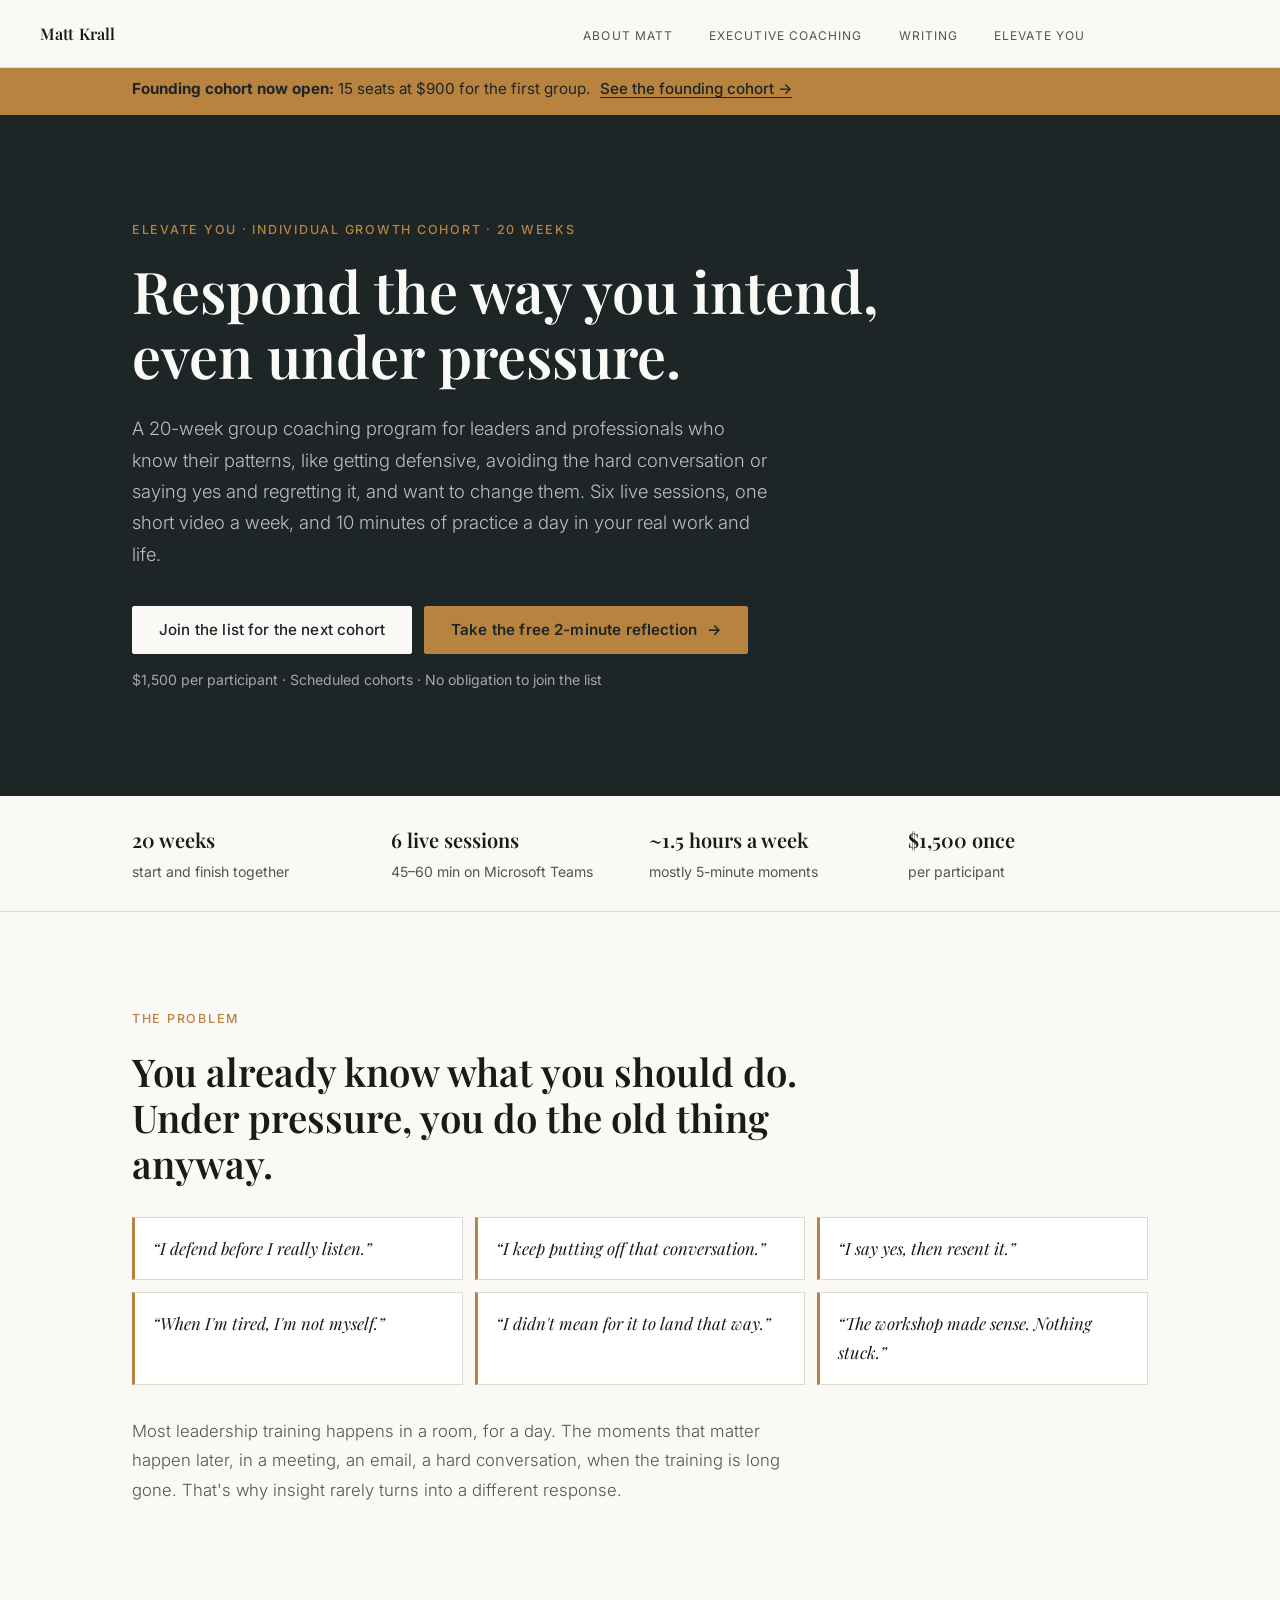
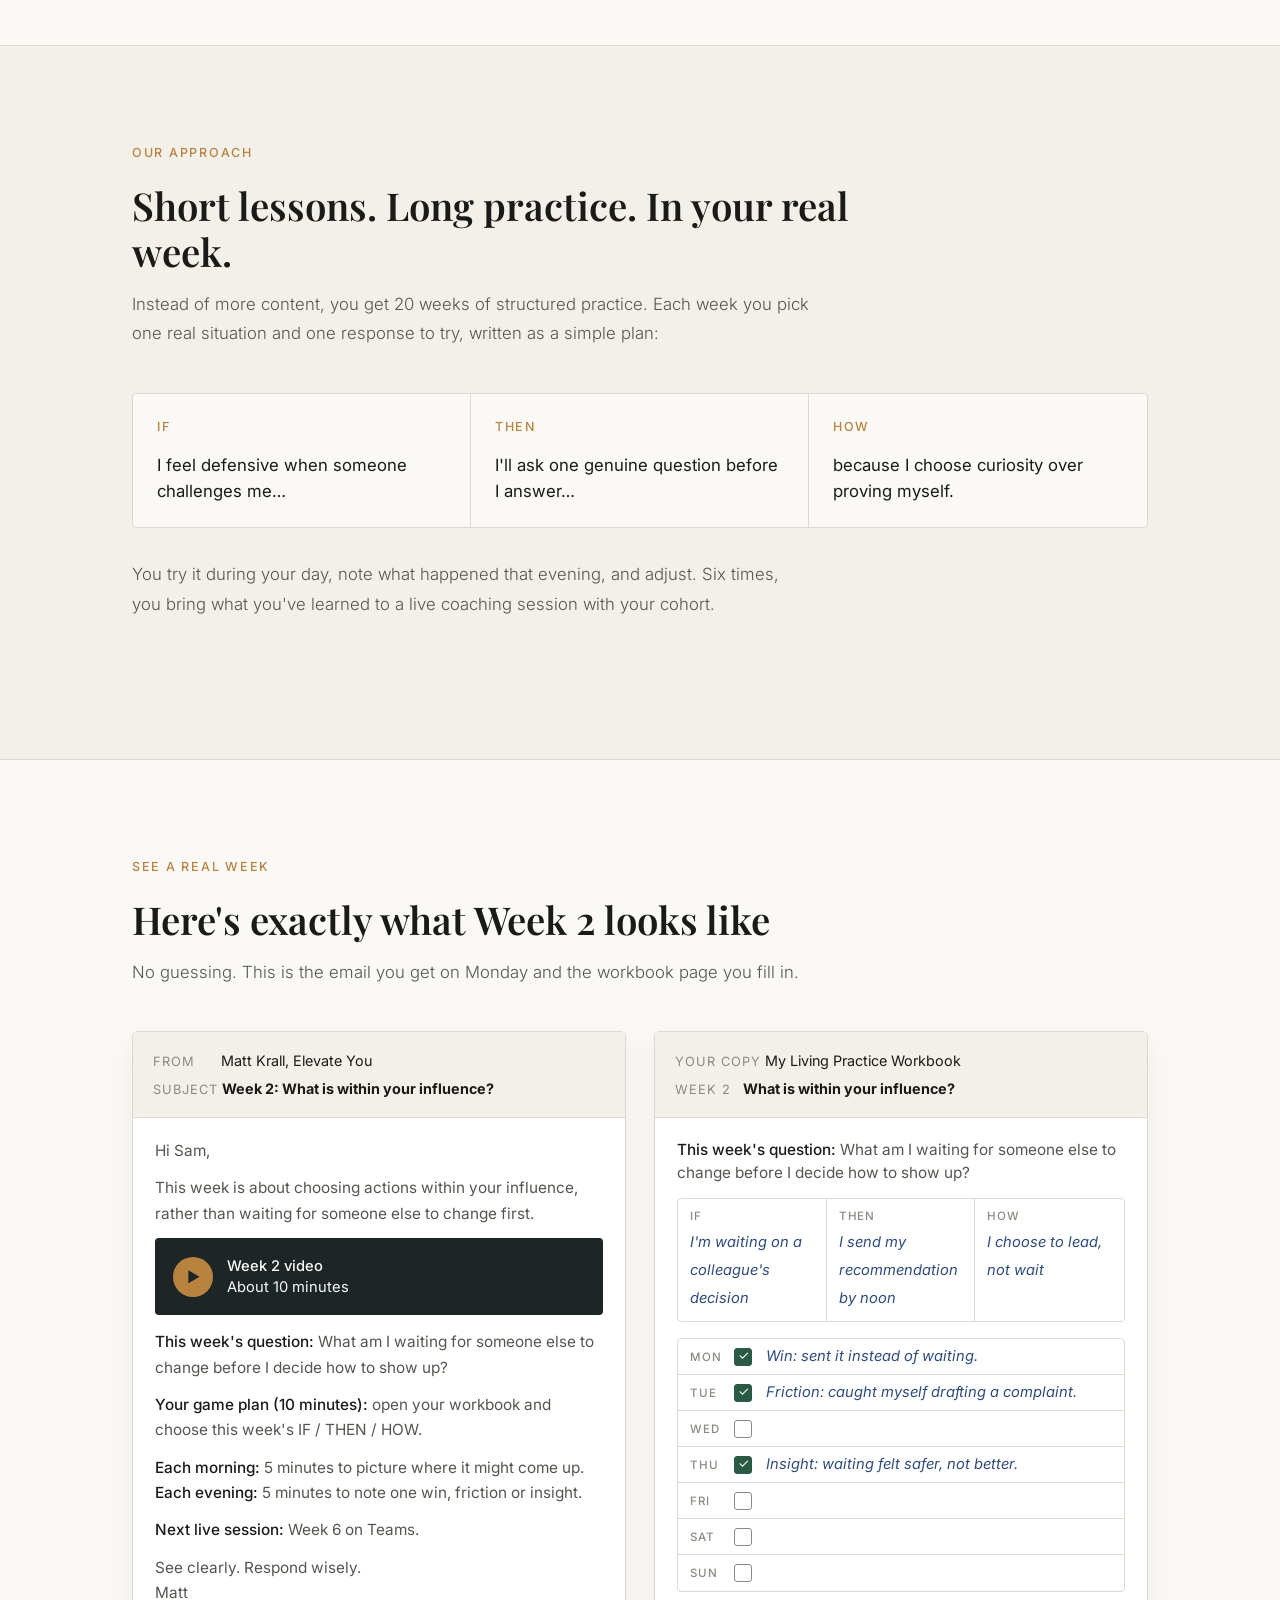
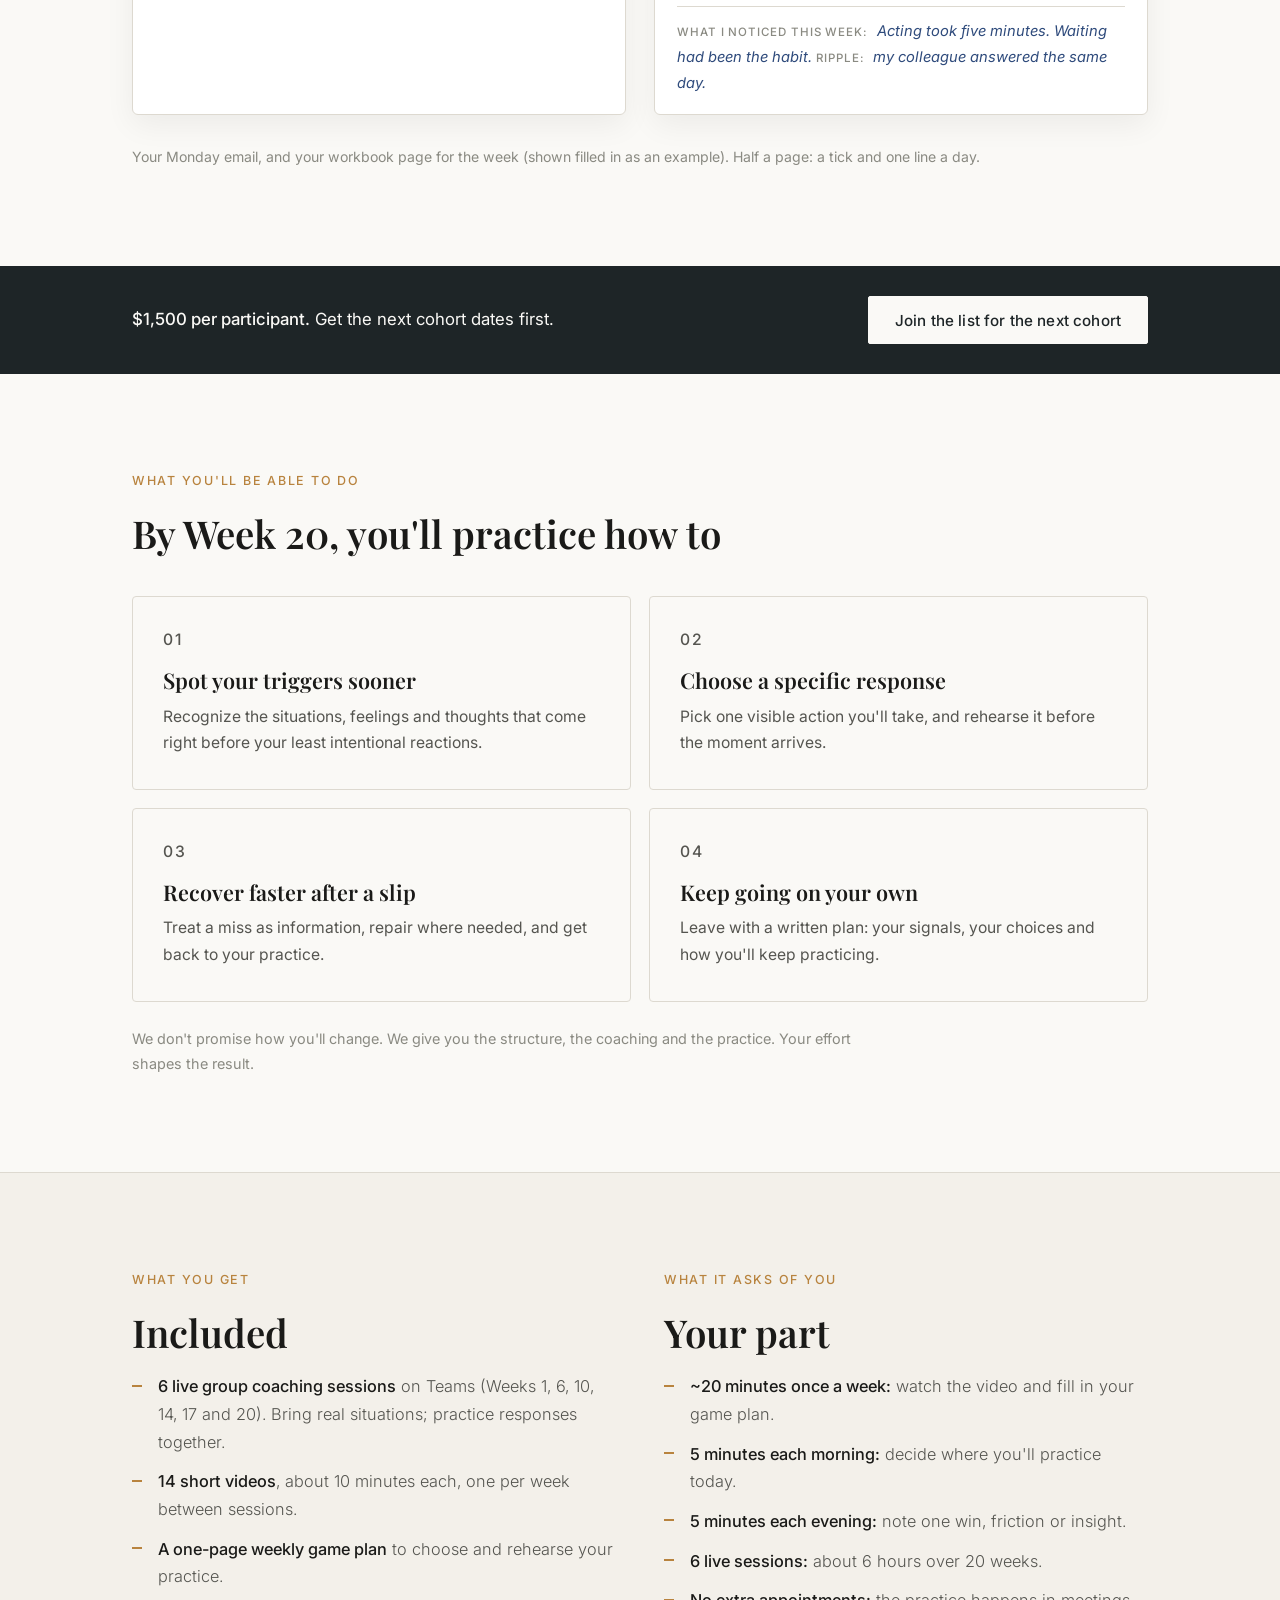
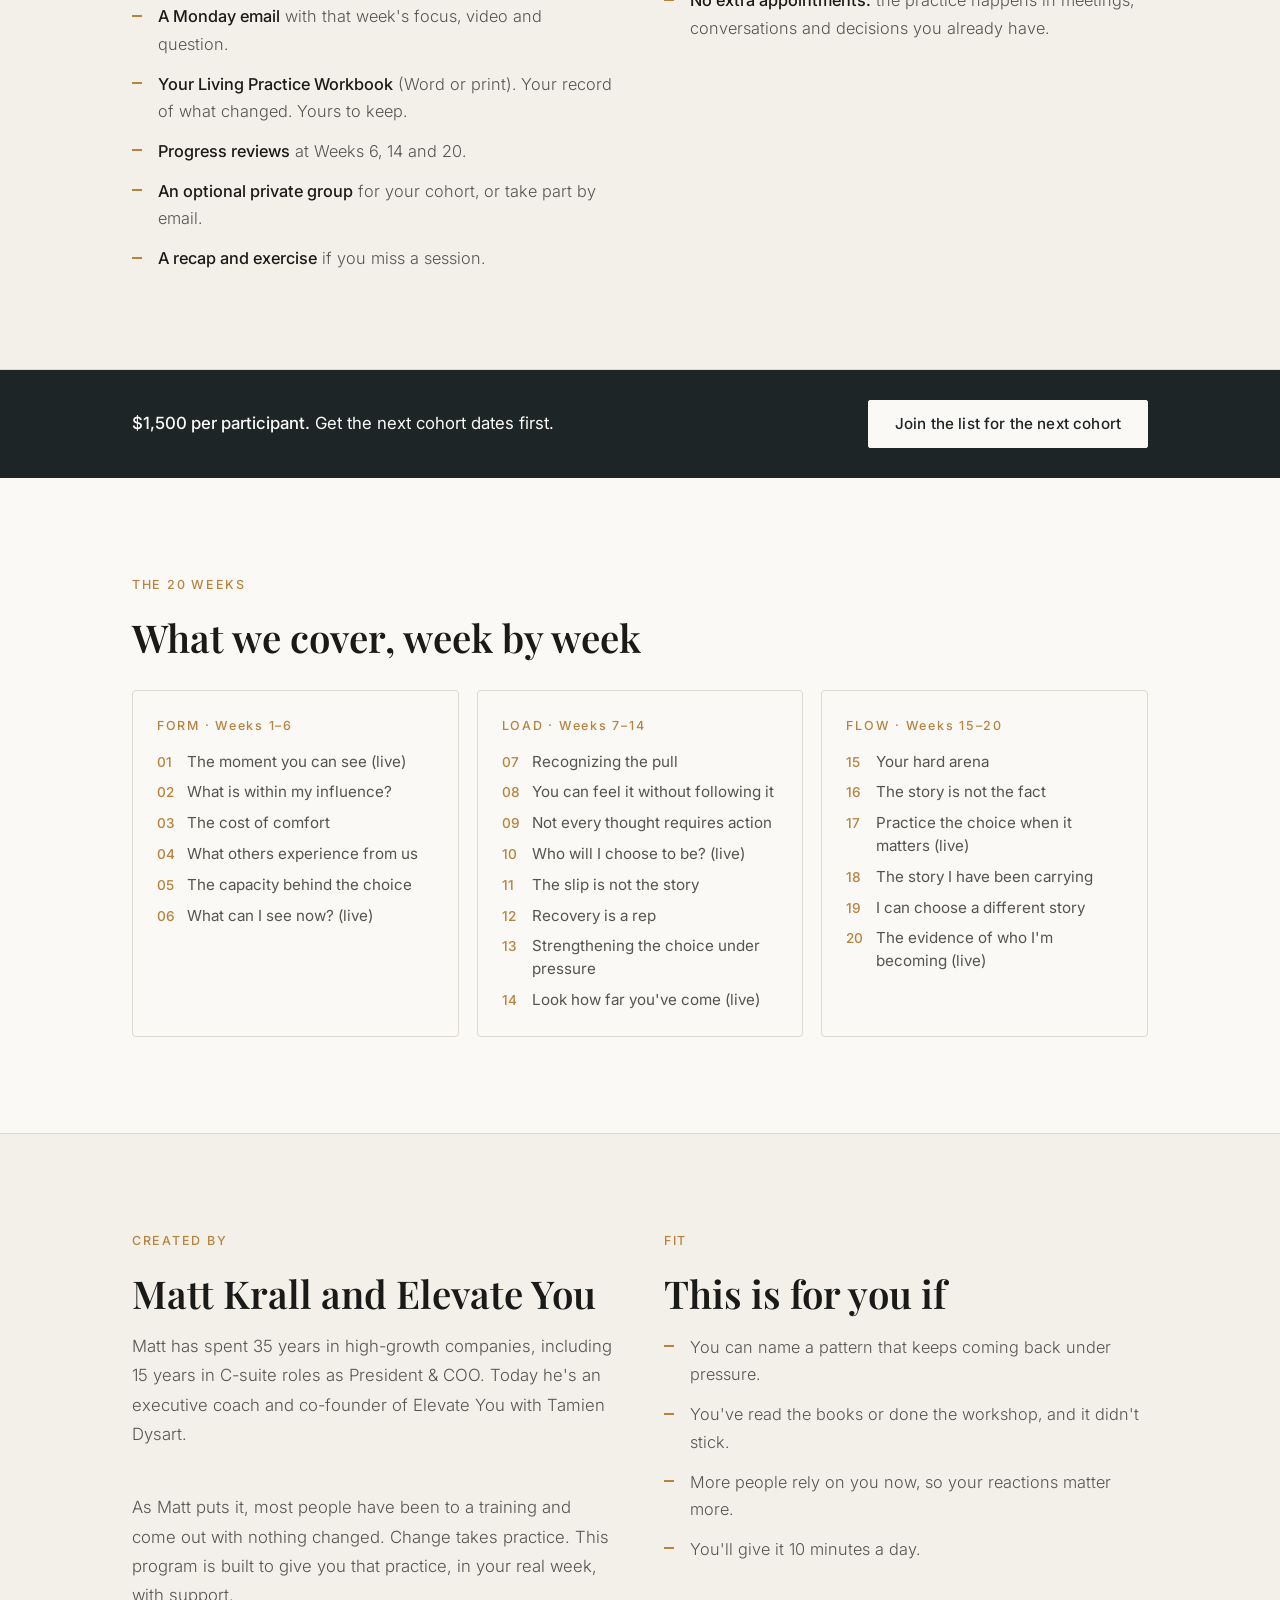
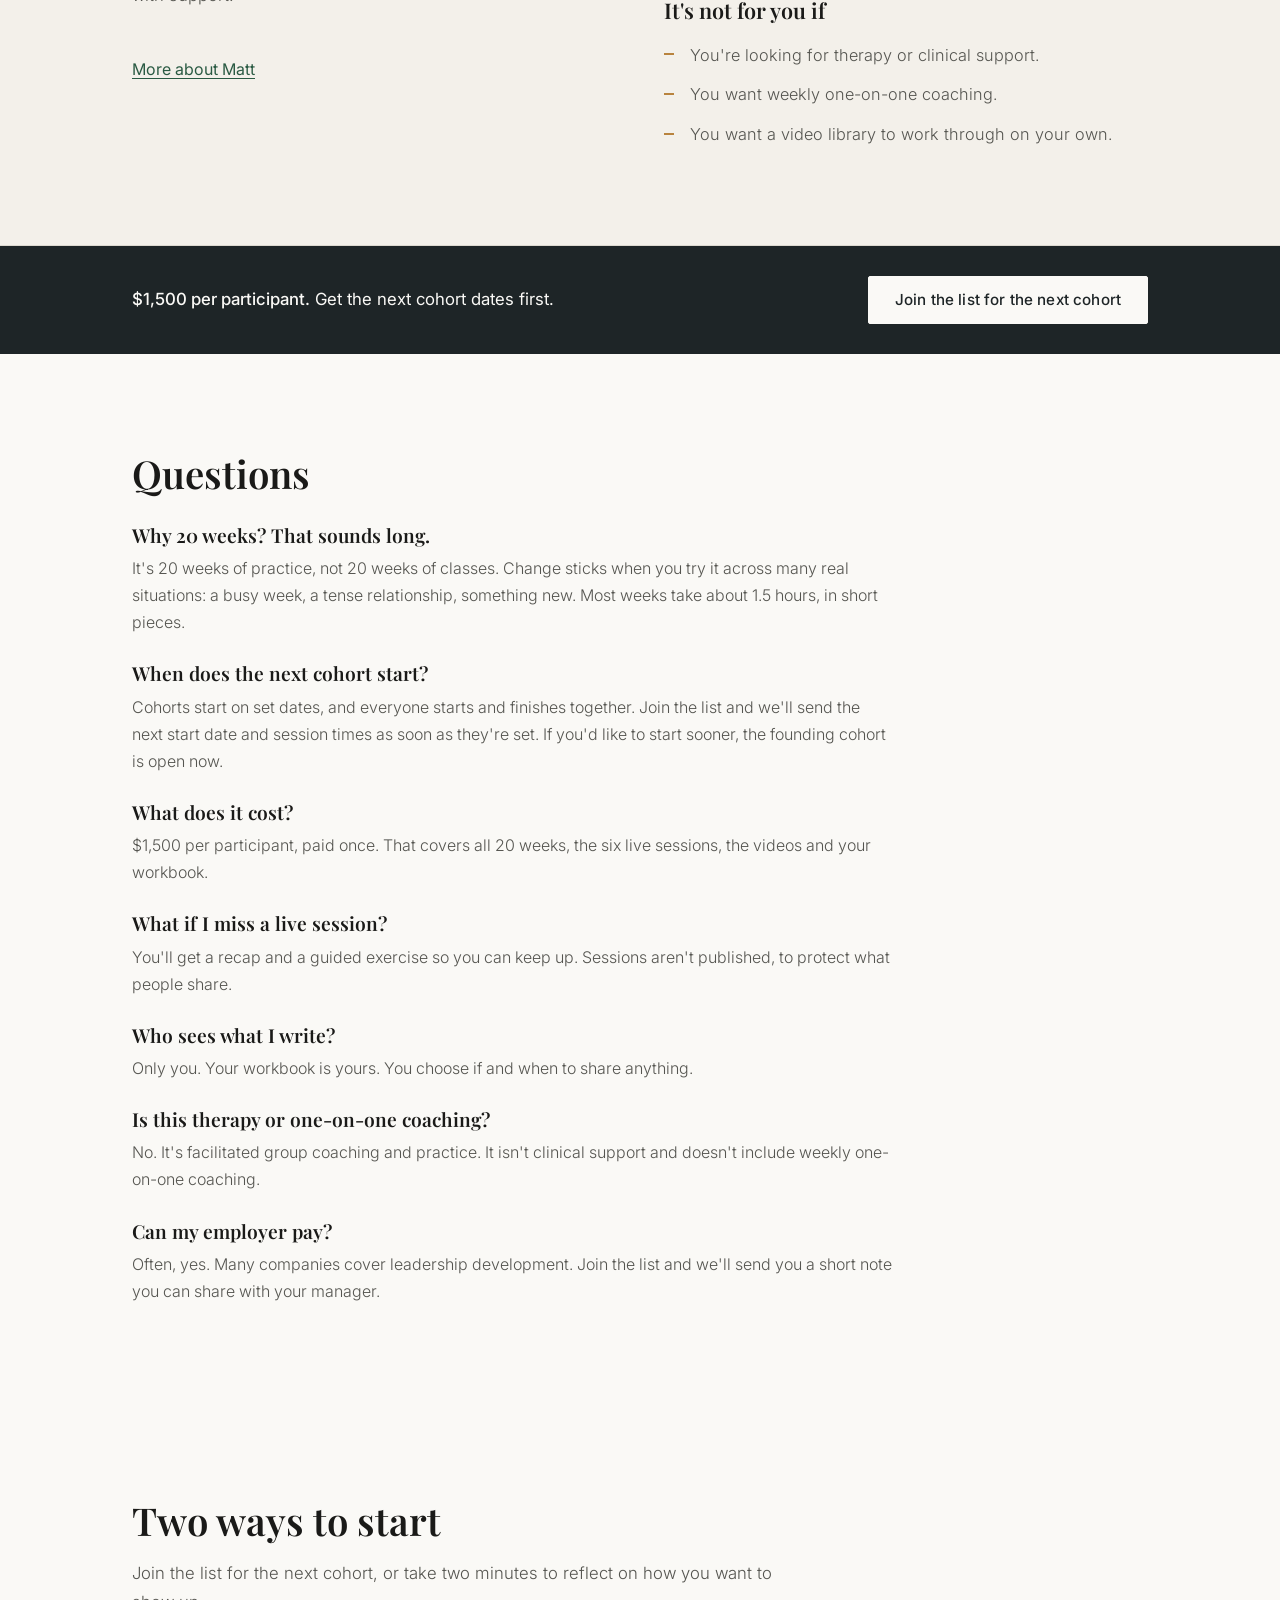
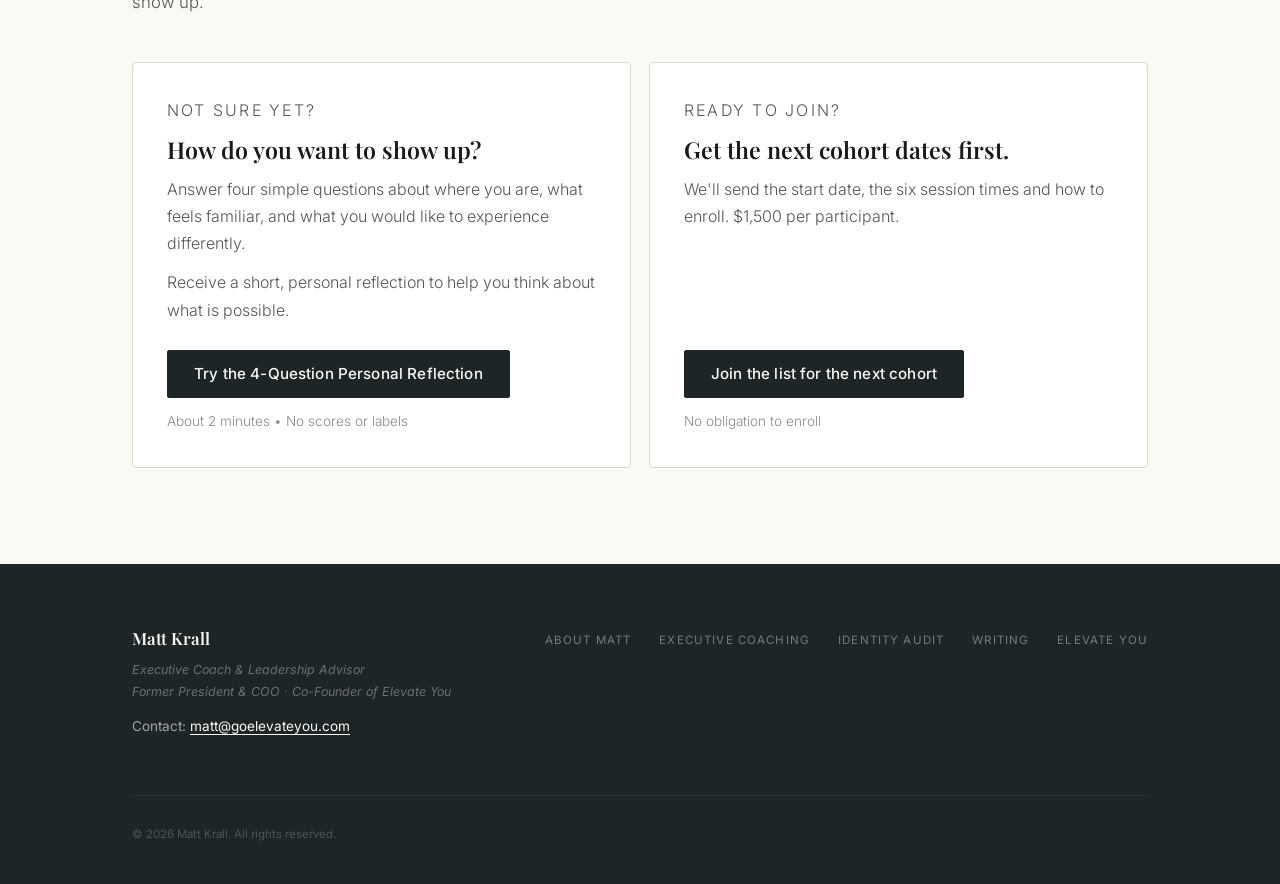
<file: individual-growth.html>
<!DOCTYPE html>
<html lang="en">
<head>
  <meta charset="UTF-8">
  <!-- Google tag (gtag.js) -->
  <script async src="https://www.googletagmanager.com/gtag/js?id=G-2R4MK1FPHH"></script>
  <script>
    window.dataLayer = window.dataLayer || [];
    function gtag(){dataLayer.push(arguments);}
    gtag('js', new Date());
    gtag('config', 'G-2R4MK1FPHH');
  </script>
  <meta name="viewport" content="width=device-width, initial-scale=1.0">
  <title>Individual Growth Cohort | 20-Week Group Coaching with Matt Krall</title>
  <meta name="description" content="Respond the way you intend, even under pressure. A 20-week group coaching program with Matt Krall: 6 live sessions, one short video a week, 10 minutes of daily practice. $1,500.">
  <meta name="author" content="Matt Krall">
  <!-- Prelaunch preview: remove noindex once Matt approves the copy -->
  <meta name="robots" content="noindex, nofollow">
  <link rel="canonical" href="https://mattkrall.com/individual-growth">

  <meta property="og:type" content="website">
  <meta property="og:title" content="Respond the way you intend, even under pressure">
  <meta property="og:description" content="A 20-week group coaching program with Matt Krall. 6 live sessions, 10 minutes of daily practice.">
  <meta property="og:url" content="https://mattkrall.com/individual-growth">
  <meta property="og:site_name" content="Matt Krall">
  <meta property="og:image" content="https://mattkrall.com/images/Matt-KrallV3-2026-05-12-8.jpeg">
  <meta name="twitter:card" content="summary_large_image">

  <link rel="preconnect" href="https://fonts.googleapis.com">
  <link rel="preconnect" href="https://fonts.gstatic.com" crossorigin>
  <link href="https://fonts.googleapis.com/css2?family=Playfair+Display:ital,wght@0,400;0,600;0,700;1,400;1,600&family=Inter:ital,wght@0,300;0,400;0,500;1,300;1,400&display=swap" rel="stylesheet">
  <link rel="stylesheet" href="/site.css">
  <link rel="stylesheet" href="/ig.css?v=20261126d">
</head>
<body class="ig">
  <nav class="nav" aria-label="Main navigation">
    <div class="nav__inner">
      <a href="/" class="nav__brand">Matt Krall</a>
      <ul class="nav__links" role="list">
        <li><a href="/about-matt-krall">About Matt</a></li>
        <li><a href="/executive-coaching">Executive Coaching</a></li>
        <li><a href="/writing">Writing</a></li>
        <li><a href="https://goelevateyou.com/" target="_blank" rel="noopener noreferrer">Elevate You</a></li>
        <li class="ig-nav-cta-li"><a class="ig-btn ig-nav-cta" href="#begin" data-join data-cta-pos="nav">Join the list</a></li>
      </ul>
      <button class="nav__burger" id="burger" aria-label="Open menu" aria-expanded="false"><span></span><span></span><span></span></button>
    </div>
  </nav>
  <div class="nav__drawer" id="nav-drawer" aria-hidden="true">
    <ul role="list">
      <li><a href="/about-matt-krall">About Matt</a></li>
      <li><a href="/executive-coaching">Executive Coaching</a></li>
      <li><a href="/writing">Writing</a></li>
      <li><a href="https://goelevateyou.com/" target="_blank" rel="noopener noreferrer">Elevate You</a></li>
    </ul>
  </div>

  <main>
    <div class="ig-banner"><div class="wrap--wide"><p><strong>Founding cohort now open:</strong> 15 seats at $900 for the first group. <a href="/founding-cohort">See the founding cohort &rarr;</a></p></div></div>
    <section class="ig-hero">
      <div class="wrap--wide">
        <p class="ig-eyebrow">Elevate You &middot; Individual Growth Cohort &middot; 20 weeks</p>
        <h1 class="ig-hero__title">Respond the way you intend, even under pressure.</h1>
        <p class="ig-hero__sub">A 20-week group coaching program for leaders and professionals who know their patterns, like getting defensive, avoiding the hard conversation or saying yes and regretting it, and want to change them. Six live sessions, one short video a week, and 10 minutes of practice a day in your real work and life.</p>
        <div class="ig-hero__cta ig-hero__cta--two">
          <a class="ig-btn ig-btn--light" href="#begin" data-join data-cta-pos="hero">Join the list for the next cohort</a>
          <a class="ig-btn ig-btn--outline" id="reflection-hero" href="/discover">Take the free 2-minute reflection</a>
        </div>
        <p class="ig-hero__fine">$1,500 per participant &middot; Scheduled cohorts &middot; No obligation to join the list</p>
      </div>
    </section>

    <section class="ig-proof">
      <div class="wrap--wide">
        <div><strong>20 weeks</strong><span>start and finish together</span></div>
        <div><strong>6 live sessions</strong><span>45&ndash;60 min on Microsoft Teams</span></div>
        <div><strong>~1.5 hours a week</strong><span>mostly 5-minute moments</span></div>
        <div><strong>$1,500 once</strong><span>per participant</span></div>
      </div>
    </section>

    <section class="ig-section">
      <div class="wrap--wide">
        <p class="ig-eyebrow">The problem</p>
        <h2 class="ig-h2">You already know what you should do. Under pressure, you do the old thing anyway.</h2>
        <div class="ig-quotes">
          <p>&ldquo;I defend before I really listen.&rdquo;</p>
          <p>&ldquo;I keep putting off that conversation.&rdquo;</p>
          <p>&ldquo;I say yes, then resent it.&rdquo;</p>
          <p>&ldquo;When I'm tired, I'm not myself.&rdquo;</p>
          <p>&ldquo;I didn't mean for it to land that way.&rdquo;</p>
          <p>&ldquo;The workshop made sense. Nothing stuck.&rdquo;</p>
        </div>
        <p class="ig-lead">Most leadership training happens in a room, for a day. The moments that matter happen later, in a meeting, an email, a hard conversation, when the training is long gone. That's why insight rarely turns into a different response.</p>
      </div>
    </section>

    <section class="ig-section ig-section--tinted">
      <div class="wrap--wide">
        <p class="ig-eyebrow">Our approach</p>
        <h2 class="ig-h2">Short lessons. Long practice. In your real week.</h2>
        <p class="ig-lead">Instead of more content, you get 20 weeks of structured practice. Each week you pick one real situation and one response to try, written as a simple plan:</p>
        <div class="ig-ifthen">
          <div><p class="ig-card__num">IF</p><p>I feel defensive when someone challenges me&hellip;</p></div>
          <div><p class="ig-card__num">THEN</p><p>I'll ask one genuine question before I answer&hellip;</p></div>
          <div><p class="ig-card__num">HOW</p><p>because I choose curiosity over proving myself.</p></div>
        </div>
        <p class="ig-lead">You try it during your day, note what happened that evening, and adjust. Six times, you bring what you've learned to a live coaching session with your cohort.</p>
      </div>
    </section>

    <section class="ig-section" id="sample-week">
      <div class="wrap--wide">
        <p class="ig-eyebrow">See a real week</p>
        <h2 class="ig-h2">Here's exactly what Week 2 looks like</h2>
        <p class="ig-lead">No guessing. This is the email you get on Monday and the workbook page you fill in.</p>
        <div class="ig-sample">
          <div class="ig-email" aria-label="Sample Week 2 email">
            <div class="ig-email__head">
              <p><span>From</span> Matt Krall, Elevate You</p>
              <p><span>Subject</span> <strong>Week 2: What is within your influence?</strong></p>
            </div>
            <div class="ig-email__body">
              <p>Hi Sam,</p>
              <p>This week is about choosing actions within your influence, rather than waiting for someone else to change first.</p>
              <div class="ig-email__video"><span class="ig-email__play" aria-hidden="true">&#9654;</span><span><strong>Week 2 video</strong><br>About 10 minutes</span></div>
              <p><strong>This week's question:</strong> What am I waiting for someone else to change before I decide how to show up?</p>
              <p><strong>Your game plan (10 minutes):</strong> open your workbook and choose this week's IF / THEN / HOW.</p>
              <p><strong>Each morning:</strong> 5 minutes to picture where it might come up.<br><strong>Each evening:</strong> 5 minutes to note one win, friction or insight.</p>
              <p><strong>Next live session:</strong> Week 6 on Teams.</p>
              <p>See clearly. Respond wisely.<br>Matt</p>
            </div>
          </div>
          <div class="ig-wb" aria-label="Sample Week 2 workbook page, filled in">
            <div class="ig-email__head">
              <p><span>Your copy</span> My Living Practice Workbook</p>
              <p><span>Week 2</span> <strong>What is within your influence?</strong></p>
            </div>
            <div class="ig-wb__body">
              <p class="ig-wb__q"><strong>This week's question:</strong> What am I waiting for someone else to change before I decide how to show up?</p>
              <div class="ig-wb__plan">
                <div><b>IF</b><i>I'm waiting on a colleague's decision</i></div>
                <div><b>THEN</b><i>I send my recommendation by noon</i></div>
                <div><b>HOW</b><i>I choose to lead, not wait</i></div>
              </div>
              <div class="ig-wb__log">
                <div class="ig-wb__row"><b>Mon</b><span class="ig-wb__tick is-on">&#10003;</span><i>Win: sent it instead of waiting.</i></div>
                <div class="ig-wb__row"><b>Tue</b><span class="ig-wb__tick is-on">&#10003;</span><i>Friction: caught myself drafting a complaint.</i></div>
                <div class="ig-wb__row"><b>Wed</b><span class="ig-wb__tick"></span><i></i></div>
                <div class="ig-wb__row"><b>Thu</b><span class="ig-wb__tick is-on">&#10003;</span><i>Insight: waiting felt safer, not better.</i></div>
                <div class="ig-wb__row"><b>Fri</b><span class="ig-wb__tick"></span><i></i></div>
                <div class="ig-wb__row"><b>Sat</b><span class="ig-wb__tick"></span><i></i></div>
                <div class="ig-wb__row"><b>Sun</b><span class="ig-wb__tick"></span><i></i></div>
              </div>
              <p class="ig-wb__note"><b>What I noticed this week:</b> <i>Acting took five minutes. Waiting had been the habit.</i> <b>Ripple:</b> <i>my colleague answered the same day.</i></p>
            </div>
          </div>
          <p class="ig-sample__cap">Your Monday email, and your workbook page for the week (shown filled in as an example). Half a page: a tick and one line a day.</p>
        </div>
      </div>
    </section>

    <div class="ig-cta-band">
      <div class="wrap--wide">
        <p><strong>$1,500 per participant.</strong> Get the next cohort dates first.</p>
        <a class="ig-btn ig-btn--light" href="#begin" data-join data-cta-pos="band_sample">Join the list for the next cohort</a>
      </div>
    </div>


    <section class="ig-section">
      <div class="wrap--wide">
        <p class="ig-eyebrow">What you'll be able to do</p>
        <h2 class="ig-h2">By Week 20, you'll practice how to</h2>
        <div class="ig-cards">
          <div class="ig-card"><p class="ig-card__num">01</p><h3>Spot your triggers sooner</h3><p>Recognize the situations, feelings and thoughts that come right before your least intentional reactions.</p></div>
          <div class="ig-card"><p class="ig-card__num">02</p><h3>Choose a specific response</h3><p>Pick one visible action you'll take, and rehearse it before the moment arrives.</p></div>
          <div class="ig-card"><p class="ig-card__num">03</p><h3>Recover faster after a slip</h3><p>Treat a miss as information, repair where needed, and get back to your practice.</p></div>
          <div class="ig-card"><p class="ig-card__num">04</p><h3>Keep going on your own</h3><p>Leave with a written plan: your signals, your choices and how you'll keep practicing.</p></div>
        </div>
        <p class="ig-note">We don't promise how you'll change. We give you the structure, the coaching and the practice. Your effort shapes the result.</p>
      </div>
    </section>

    <section class="ig-section ig-section--tinted">
      <div class="wrap--wide">
        <div class="ig-two">
          <div>
            <p class="ig-eyebrow">What you get</p>
            <h2 class="ig-h2">Included</h2>
            <ul class="ig-list">
              <li><strong>6 live group coaching sessions</strong> on Teams (Weeks 1, 6, 10, 14, 17 and 20). Bring real situations; practice responses together.</li>
              <li><strong>14 short videos</strong>, about 10 minutes each, one per week between sessions.</li>
              <li><strong>A one-page weekly game plan</strong> to choose and rehearse your practice.</li>
              <li><strong>A Monday email</strong> with that week's focus, video and question.</li>
              <li><strong>Your Living Practice Workbook</strong> (Word or print). Your record of what changed. Yours to keep.</li>
              <li><strong>Progress reviews</strong> at Weeks 6, 14 and 20.</li>
              <li><strong>An optional private group</strong> for your cohort, or take part by email.</li>
              <li><strong>A recap and exercise</strong> if you miss a session.</li>
            </ul>
          </div>
          <div>
            <p class="ig-eyebrow">What it asks of you</p>
            <h2 class="ig-h2">Your part</h2>
            <ul class="ig-list">
              <li><strong>~20 minutes once a week:</strong> watch the video and fill in your game plan.</li>
              <li><strong>5 minutes each morning:</strong> decide where you'll practice today.</li>
              <li><strong>5 minutes each evening:</strong> note one win, friction or insight.</li>
              <li><strong>6 live sessions:</strong> about 6 hours over 20 weeks.</li>
              <li><strong>No extra appointments:</strong> the practice happens in meetings, conversations and decisions you already have.</li>
            </ul>
          </div>
        </div>
      </div>
    </section>

    <div class="ig-cta-band">
      <div class="wrap--wide">
        <p><strong>$1,500 per participant.</strong> Get the next cohort dates first.</p>
        <a class="ig-btn ig-btn--light" href="#begin" data-join data-cta-pos="band_included">Join the list for the next cohort</a>
      </div>
    </div>


    <section class="ig-section">
      <div class="wrap--wide">
        <p class="ig-eyebrow">The 20 weeks</p>
        <h2 class="ig-h2">What we cover, week by week</h2>
        <div class="ig-weeks"><div class="ig-weeks__col"><p class="ig-card__num">FORM &middot; Weeks 1&ndash;6</p><ol><li><span>01</span>The moment you can see (live)</li><li><span>02</span>What is within my influence?</li><li><span>03</span>The cost of comfort</li><li><span>04</span>What others experience from us</li><li><span>05</span>The capacity behind the choice</li><li><span>06</span>What can I see now? (live)</li></ol></div><div class="ig-weeks__col"><p class="ig-card__num">LOAD &middot; Weeks 7&ndash;14</p><ol><li><span>07</span>Recognizing the pull</li><li><span>08</span>You can feel it without following it</li><li><span>09</span>Not every thought requires action</li><li><span>10</span>Who will I choose to be? (live)</li><li><span>11</span>The slip is not the story</li><li><span>12</span>Recovery is a rep</li><li><span>13</span>Strengthening the choice under pressure</li><li><span>14</span>Look how far you've come (live)</li></ol></div><div class="ig-weeks__col"><p class="ig-card__num">FLOW &middot; Weeks 15&ndash;20</p><ol><li><span>15</span>Your hard arena</li><li><span>16</span>The story is not the fact</li><li><span>17</span>Practice the choice when it matters (live)</li><li><span>18</span>The story I have been carrying</li><li><span>19</span>I can choose a different story</li><li><span>20</span>The evidence of who I'm becoming (live)</li></ol></div></div>
      </div>
    </section>

    <section class="ig-section ig-section--tinted">
      <div class="wrap--wide">
        <div class="ig-two">
          <div>
            <p class="ig-eyebrow">Created by</p>
            <h2 class="ig-h2">Matt Krall and Elevate You</h2>
            <p class="ig-lead">Matt has spent 35 years in high-growth companies, including 15 years in C-suite roles as President &amp; COO. Today he's an executive coach and co-founder of Elevate You with Tamien Dysart.</p>
            <p class="ig-lead">As Matt puts it, most people have been to a training and come out with nothing changed. Change takes practice. This program is built to give you that practice, in your real week, with support.</p>
            <p><a class="ig-link" href="/about-matt-krall">More about Matt</a></p>
          </div>
          <div>
            <p class="ig-eyebrow">Fit</p>
            <h2 class="ig-h2">This is for you if</h2>
            <ul class="ig-list">
              <li>You can name a pattern that keeps coming back under pressure.</li>
              <li>You've read the books or done the workshop, and it didn't stick.</li>
              <li>More people rely on you now, so your reactions matter more.</li>
              <li>You'll give it 10 minutes a day.</li>
            </ul>
            <h2 class="ig-h2 ig-h2--small">It's not for you if</h2>
            <ul class="ig-list">
              <li>You're looking for therapy or clinical support.</li>
              <li>You want weekly one-on-one coaching.</li>
              <li>You want a video library to work through on your own.</li>
            </ul>
          </div>
        </div>
      </div>
    </section>

    <div class="ig-cta-band">
      <div class="wrap--wide">
        <p><strong>$1,500 per participant.</strong> Get the next cohort dates first.</p>
        <a class="ig-btn ig-btn--light" href="#begin" data-join data-cta-pos="band_fit">Join the list for the next cohort</a>
      </div>
    </div>


    <section class="ig-section">
      <div class="wrap--wide">
        <h2 class="ig-h2">Questions</h2>
        <div class="ig-faq">
          <h3>Why 20 weeks? That sounds long.</h3>
          <p>It's 20 weeks of practice, not 20 weeks of classes. Change sticks when you try it across many real situations: a busy week, a tense relationship, something new. Most weeks take about 1.5 hours, in short pieces.</p>
          <h3>When does the next cohort start?</h3>
          <p>Cohorts start on set dates, and everyone starts and finishes together. Join the list and we'll send the next start date and session times as soon as they're set. If you'd like to start sooner, the founding cohort is open now.</p>
          <h3>What does it cost?</h3>
          <p>$1,500 per participant, paid once. That covers all 20 weeks, the six live sessions, the videos and your workbook.</p>
          <h3>What if I miss a live session?</h3>
          <p>You'll get a recap and a guided exercise so you can keep up. Sessions aren't published, to protect what people share.</p>
          <h3>Who sees what I write?</h3>
          <p>Only you. Your workbook is yours. You choose if and when to share anything.</p>
          <h3>Is this therapy or one-on-one coaching?</h3>
          <p>No. It's facilitated group coaching and practice. It isn't clinical support and doesn't include weekly one-on-one coaching.</p>
          <h3>Can my employer pay?</h3>
          <p>Often, yes. Many companies cover leadership development. Join the list and we'll send you a short note you can share with your manager.</p>
        </div>
      </div>
    </section>

    <!-- 03 INVITATION -->
    <section class="ig-section" id="begin">
      <div class="wrap--wide">
        <h2 class="ig-h2">Two ways to start</h2>
        <p class="ig-lead">Join the list for the next cohort, or take two minutes to reflect on how you want to show up.</p>

        <div class="ig-choices">
          <div class="ig-choice">
            <p class="ig-eyebrow">Not sure yet?</p>
            <h3>How do you want to show up?</h3>
            <p>Answer four simple questions about where you are, what feels familiar, and what you would like to experience differently.</p>
            <p>Receive a short, personal reflection to help you think about what is possible.</p>
            <div class="ig-choice__action">
              <a class="ig-btn" id="reflection-cta" href="/discover">Try the 4-Question Personal Reflection</a>
              <p class="ig-choice__fine">About 2 minutes • No scores or labels</p>
            </div>
          </div>
          <div class="ig-choice">
            <p class="ig-eyebrow">Ready to join?</p>
            <h3>Get the next cohort dates first.</h3>
            <p>We'll send the start date, the six session times and how to enroll. $1,500 per participant.</p>
            <div class="ig-choice__action">
              <button type="button" class="ig-btn" id="interest-cta" aria-expanded="false" aria-controls="interest-form">Join the list for the next cohort</button>
              <p class="ig-choice__fine">No obligation to enroll</p>
            </div>
          </div>
        </div>

        <div class="ig-form" id="interest-form" hidden>
          <h3 tabindex="-1" id="interest-form-title">Get the next cohort dates first.</h3>
          <p class="ig-form__intro">We'll email you the start date, session times and how to enroll. No obligation.</p>
          <div id="fillout-slot" style="width:100%;min-height:420px;"></div>
          <p class="ig-form__privacy">We will only use your details to send you information about the Individual Growth Cohort. You can unsubscribe at any time. <a href="https://app.termly.io/policy-viewer/policy.html?policyUUID=d963f78d-3d81-4199-aee8-1784fa3f8c9d" target="_blank" rel="noopener noreferrer">Privacy Policy</a></p>
          <div class="ig-form__close"><button type="button" class="ig-link" id="interest-close">Cancel / close</button></div>
        </div>
      </div>
    </section>
        
  </main>

  <footer class="footer">
    <div class="wrap--wide">
      <div class="footer__top">
        <div>
          <span class="footer__brand">Matt Krall</span>
          <span class="footer__tagline">Executive Coach &amp; Leadership Advisor</span>
          <span class="footer__tagline">Former President &amp; COO · Co-Founder of Elevate You</span>
          <span class="footer__contact">Contact: <a href="mailto:matt@goelevateyou.com">matt@goelevateyou.com</a></span>
        </div>
        <ul class="footer__nav" role="list">
          <li><a href="/about-matt-krall">About Matt</a></li>
          <li><a href="/executive-coaching">Executive Coaching</a></li>
          <li><a href="/identity-audit">Identity Audit</a></li>
          <li><a href="/writing">Writing</a></li>
          <li><a href="https://goelevateyou.com/" target="_blank" rel="noopener noreferrer">Elevate You</a></li>
        </ul>
      </div>
      <div class="footer__bottom">
        <p class="footer__copy">© 2026 Matt Krall. All rights reserved.</p>
      </div>
    </div>
  </footer>

    <div class="ig-sticky" role="region" aria-label="Join the list for the next cohort">
    <p><strong>$1,500</strong><span>Next cohort</span></p>
    <a class="ig-btn ig-btn--light" href="#begin" data-join data-cta-pos="sticky">Join the list</a>
  </div>
  <script src="/ig-cta.js?v=1" defer></script>
  <script>
    (function () {
      var FILLOUT_ID = 'q8LzgHJV6gus';
      function track(name, params) { try { if (typeof gtag === 'function') gtag('event', name, params || {}); } catch (e) {} }

      // Keep campaign attribution when moving to /discover
      var keep = ['utm_source', 'utm_medium', 'utm_campaign', 'utm_content', 'utm_term', 'ref'];
      var qs = new URLSearchParams(location.search), carry = new URLSearchParams();
      keep.forEach(function (k) { if (qs.get(k)) carry.set(k, qs.get(k)); });
      var reflection = document.getElementById('reflection-cta');
      if (carry.toString()) reflection.href = '/discover?' + carry.toString();

      track('landing_view', { page: 'individual-growth' });
      reflection.addEventListener('click', function () { track('invitation_cta_click', { choice: 'reflection' }); });

      // Inline early-interest form (Fillout), revealed only after the choice
      var cta = document.getElementById('interest-cta');
      var panel = document.getElementById('interest-form');
      var slot = document.getElementById('fillout-slot');
      var loaded = false;
      function loadFillout() {
        if (loaded) return; loaded = true;
        var div = document.createElement('div');
        div.style.width = '100%'; div.style.minHeight = '420px';
        div.setAttribute('data-fillout-id', FILLOUT_ID);
        div.setAttribute('data-fillout-embed-type', 'standard');
        div.setAttribute('data-fillout-inherit-parameters', '');
        div.setAttribute('data-fillout-dynamic-resize', '');
        slot.appendChild(div);
        var s = document.createElement('script');
        s.src = 'https://server.fillout.com/embed/v1/';
        document.body.appendChild(s);
      }
      function openForm() {
        panel.hidden = false; cta.setAttribute('aria-expanded', 'true');
        loadFillout();
        document.getElementById('interest-form-title').focus();
        track('invitation_cta_click', { choice: 'early_interest' });
      }
      cta.addEventListener('click', openForm);
      document.querySelectorAll('[data-join]').forEach(function (a) { a.addEventListener('click', function () { openForm(); }); });
      var reflHero = document.getElementById('reflection-hero');
      if (carry.toString()) reflHero.href = '/discover?' + carry.toString();
      reflHero.addEventListener('click', function () { track('invitation_cta_click', { choice: 'reflection_hero' }); });
      document.getElementById('interest-close').addEventListener('click', function () {
        panel.hidden = true; cta.setAttribute('aria-expanded', 'false'); cta.focus();
      });
      // Fillout posts a message when the form is submitted
      window.addEventListener('message', function (e) {
        if (!/fillout\.com$/.test((new URL(e.origin)).hostname)) return;
        var d = e.data || {}; var t = (typeof d === 'string' ? d : (d.type || d.event || '')).toString().toLowerCase();
        if (t.indexOf('submit') > -1 && !window.__igSubmitted) { window.__igSubmitted = true; track('interest_submit_success', { form: 'individual-growth-early-interest' }); }
      });
      if (location.hash === '#join') openForm();

      // Nav (same behaviour as the rest of the site)
      var burger = document.getElementById('burger'), drawer = document.getElementById('nav-drawer'), nav = document.querySelector('.nav');
      function setDrawer(open) { drawer.classList.toggle('is-open', open); drawer.setAttribute('aria-hidden', open ? 'false' : 'true'); burger.setAttribute('aria-expanded', open ? 'true' : 'false'); }
      burger.addEventListener('click', function () { setDrawer(!drawer.classList.contains('is-open')); });
      window.addEventListener('scroll', function () { nav.style.boxShadow = window.scrollY > 10 ? '0 1px 0 rgba(0,0,0,0.06)' : 'none'; }, { passive: true });
    })();
  </script>
</body>
</html>
</file>
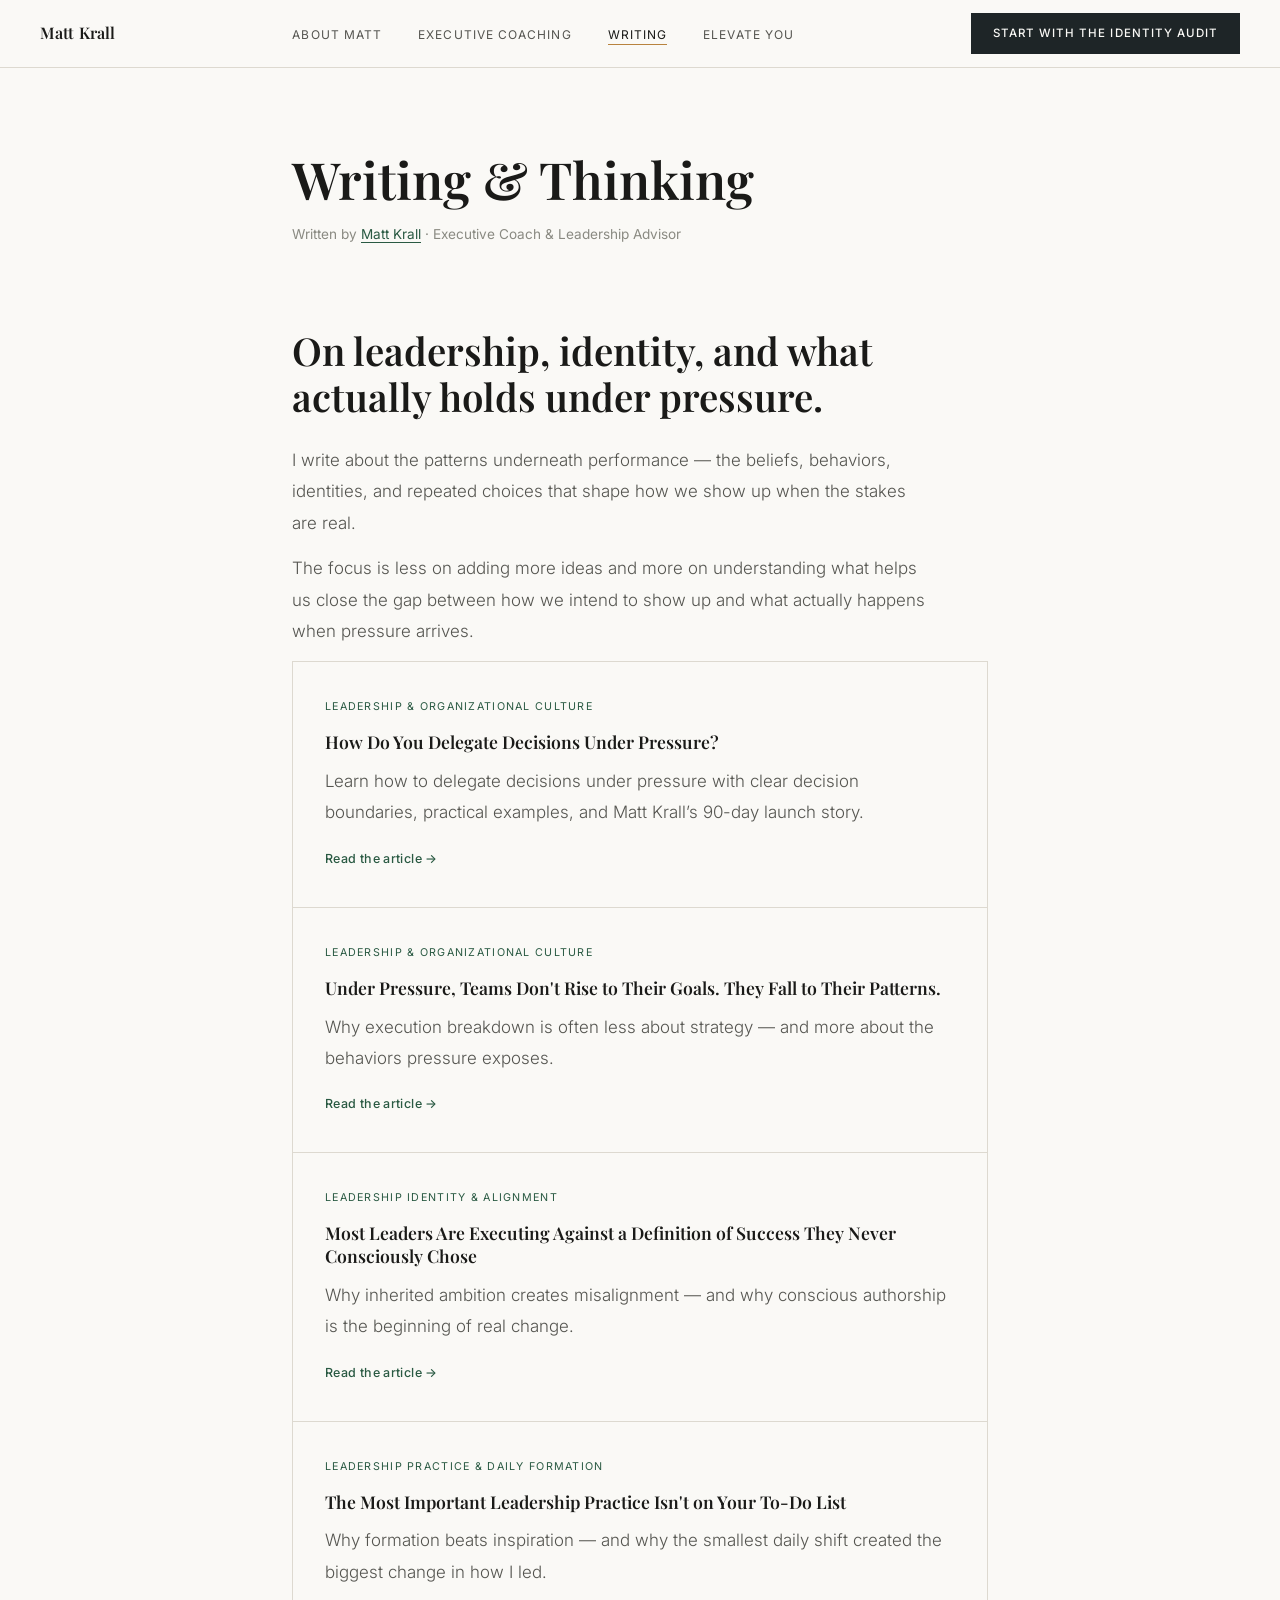
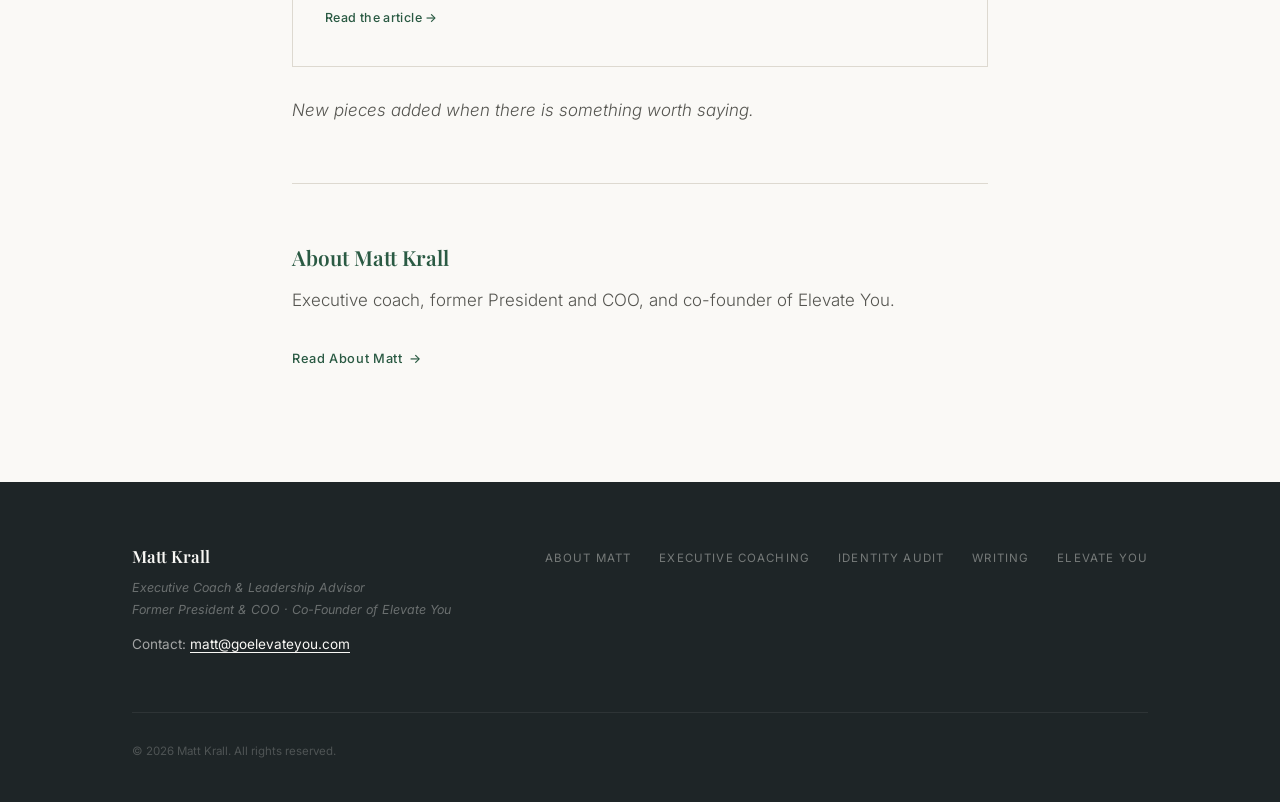
<file: writing.html>
<!DOCTYPE html>
<html lang="en">
<head>
  <meta charset="UTF-8">
  <!-- Google tag (gtag.js) -->
  <script async src="https://www.googletagmanager.com/gtag/js?id=G-2R4MK1FPHH"></script>
  <script>
    window.dataLayer = window.dataLayer || [];
    function gtag(){dataLayer.push(arguments);}
    gtag('js', new Date());
    gtag('config', 'G-2R4MK1FPHH');
  </script>
  <meta name="viewport" content="width=device-width, initial-scale=1.0">
  <title>Leadership, Identity &amp; Performance Writing | Matt Krall</title>
  <meta name="description" content="Writing by Matt Krall on leadership, identity, performance under pressure, self-leadership, culture, and the behavioral patterns that shape results.">
  <meta name="author" content="Matt Krall">
  <meta name="robots" content="index, follow">
  <link rel="canonical" href="https://mattkrall.com/writing">
  <link rel="author" href="https://mattkrall.com/about-matt-krall">

  <meta property="og:type" content="website">
  <meta property="og:title" content="Leadership, Identity &amp; Performance Writing | Matt Krall">
  <meta property="og:description" content="Writing by Matt Krall on leadership, identity, performance under pressure, self-leadership, culture, and the behavioral patterns that shape results.">
  <meta property="og:url" content="https://mattkrall.com/writing">
  <meta property="og:site_name" content="Matt Krall">
  <meta property="og:image" content="https://mattkrall.com/images/Matt-KrallV3-2026-05-12-8.jpeg">

  <meta name="twitter:card" content="summary_large_image">
  <meta name="twitter:title" content="Leadership, Identity &amp; Performance Writing | Matt Krall">
  <meta name="twitter:description" content="Writing by Matt Krall on leadership, identity, performance under pressure, self-leadership, culture, and the behavioral patterns that shape results.">
  <meta name="twitter:image" content="https://mattkrall.com/images/Matt-KrallV3-2026-05-12-8.jpeg">

  <script type="application/ld+json">
{
  "@context": "https://schema.org",
  "@type": "CollectionPage",
  "@id": "https://mattkrall.com/writing#webpage",
  "url": "https://mattkrall.com/writing",
  "name": "Writing & Thinking",
  "isPartOf": {
    "@id": "https://mattkrall.com/#website"
  },
  "author": {
    "@id": "https://mattkrall.com/#matt-krall"
  },
  "hasPart": [
    {"@type": "Article", "name": "How Do You Delegate Decisions Under Pressure?", "url": "https://mattkrall.com/articles/delegate-decisions-under-pressure.html"},
    {
      "@type": "Article",
      "name": "Under Pressure, Teams Don't Rise to Their Goals. They Fall to Their Patterns.",
      "url": "https://mattkrall.com/articles/under-pressure.html"
    },
    {
      "@type": "Article",
      "name": "Most Leaders Are Executing Against a Definition of Success They Never Consciously Chose",
      "url": "https://mattkrall.com/articles/most-leaders-definition-of-success.html"
    },
    {
      "@type": "Article",
      "name": "The Most Important Leadership Practice Isn't on Your To-Do List",
      "url": "https://mattkrall.com/articles/most-important-leadership-practice.html"
    }
  ]
}
  </script>

  <link rel="preconnect" href="https://fonts.googleapis.com">
  <link rel="preconnect" href="https://fonts.gstatic.com" crossorigin>
  <link href="https://fonts.googleapis.com/css2?family=Playfair+Display:ital,wght@0,400;0,600;0,700;1,400;1,600&family=Inter:ital,wght@0,300;0,400;0,500;1,300;1,400&display=swap" rel="stylesheet">
  <link rel="stylesheet" href="/site.css">
</head>
<body>
  <nav class="nav" aria-label="Main navigation">
    <div class="nav__inner">
      <a href="/" class="nav__brand">Matt Krall</a>
      <ul class="nav__links" role="list">
        <li><a href="/about-matt-krall">About Matt</a></li>
        <li><a href="/executive-coaching">Executive Coaching</a></li>
        <li><a href="/writing" aria-current="page">Writing</a></li>
        <li><a href="https://goelevateyou.com/" target="_blank" rel="noopener noreferrer">Elevate You</a></li>
      </ul>
      <a href="/identity-audit" class="btn btn--dark nav__cta">Start with the Identity Audit</a>
      <button class="nav__burger" id="burger" aria-label="Open menu" aria-expanded="false"><span></span><span></span><span></span></button>
    </div>
  </nav>
  <div class="nav__drawer" id="nav-drawer" aria-hidden="true">
    <ul role="list">
      <li><a href="/about-matt-krall">About Matt</a></li>
      <li><a href="/executive-coaching">Executive Coaching</a></li>
      <li><a href="/writing">Writing</a></li>
      <li><a href="https://goelevateyou.com/" target="_blank" rel="noopener noreferrer">Elevate You</a></li>
      <li><a href="/identity-audit">Start with the Identity Audit</a></li>
    </ul>
  </div>

  <main>
<section class="page-hero"><div class="wrap"><h1 class="page-hero__title">Writing &amp; Thinking</h1><p class="byline">Written by <a rel="author" href="/about-matt-krall">Matt Krall</a> · Executive Coach &amp; Leadership Advisor</p></div></section>
<section class="section" style="padding-top:0"><div class="wrap prose">
<h2 class="section__headline">On leadership, identity, and what actually holds under pressure.</h2>
<p>I write about the patterns underneath performance — the beliefs, behaviors, identities, and repeated choices that shape how we show up when the stakes are real.</p>
<p>The focus is less on adding more ideas and more on understanding what helps us close the gap between how we intend to show up and what actually happens when pressure arrives.</p>
<div class="writing__grid writing__grid--stack">
  <a href="/articles/delegate-decisions-under-pressure.html" class="writing__post"><span class="writing__post-tag">Leadership &amp; Organizational Culture</span><h3 class="writing__post-title">How Do You Delegate Decisions Under Pressure?</h3><p class="writing__post-excerpt">Learn how to delegate decisions under pressure with clear decision boundaries, practical examples, and Matt Krall’s 90-day launch story.</p><span class="writing__post-read">Read the article →</span></a>
  <a href="/articles/under-pressure.html" class="writing__post"><span class="writing__post-tag">Leadership &amp; Organizational Culture</span><h3 class="writing__post-title">Under Pressure, Teams Don't Rise to Their Goals. They Fall to Their Patterns.</h3><p class="writing__post-excerpt">Why execution breakdown is often less about strategy — and more about the behaviors pressure exposes.</p><span class="writing__post-read">Read the article →</span></a>
  <a href="/articles/most-leaders-definition-of-success.html" class="writing__post"><span class="writing__post-tag">Leadership Identity &amp; Alignment</span><h3 class="writing__post-title">Most Leaders Are Executing Against a Definition of Success They Never Consciously Chose</h3><p class="writing__post-excerpt">Why inherited ambition creates misalignment — and why conscious authorship is the beginning of real change.</p><span class="writing__post-read">Read the article →</span></a>
  <a href="/articles/most-important-leadership-practice.html" class="writing__post"><span class="writing__post-tag">Leadership Practice &amp; Daily Formation</span><h3 class="writing__post-title">The Most Important Leadership Practice Isn't on Your To-Do List</h3><p class="writing__post-excerpt">Why formation beats inspiration — and why the smallest daily shift created the biggest change in how I led.</p><span class="writing__post-read">Read the article →</span></a>
</div>
<p class="writing__note">New pieces added when there is something worth saying.</p>
<div class="author-block">
  <h3 class="sub">About Matt Krall</h3>
  <p>Executive coach, former President and COO, and co-founder of Elevate You.</p>
  <p class="cta-row"><a href="/about-matt-krall" class="arrow-link">Read About Matt</a></p>
</div>
</div></section>
  </main>

  <footer class="footer">
    <div class="wrap--wide">
      <div class="footer__top">
        <div>
          <span class="footer__brand">Matt Krall</span>
          <span class="footer__tagline">Executive Coach &amp; Leadership Advisor</span>
          <span class="footer__tagline">Former President &amp; COO · Co-Founder of Elevate You</span>
          <span class="footer__contact">Contact: <a href="mailto:matt@goelevateyou.com">matt@goelevateyou.com</a></span>
        </div>
        <ul class="footer__nav" role="list">
          <li><a href="/about-matt-krall">About Matt</a></li>
          <li><a href="/executive-coaching">Executive Coaching</a></li>
          <li><a href="/identity-audit">Identity Audit</a></li>
          <li><a href="/writing">Writing</a></li>
          <li><a href="https://goelevateyou.com/" target="_blank" rel="noopener noreferrer">Elevate You</a></li>
        </ul>
      </div>
      <div class="footer__bottom">
        <p class="footer__copy">© 2026 Matt Krall. All rights reserved.</p>
      </div>
    </div>
  </footer>

  <script>
    (function () {
      var burger = document.getElementById('burger');
      var drawer = document.getElementById('nav-drawer');
      var nav = document.querySelector('.nav');
      function setDrawer(open) {
        drawer.classList.toggle('is-open', open);
        drawer.setAttribute('aria-hidden', open ? 'false' : 'true');
        burger.setAttribute('aria-expanded', open ? 'true' : 'false');
      }
      burger.addEventListener('click', function () { setDrawer(!drawer.classList.contains('is-open')); });
      document.querySelectorAll('a[href^="#"]').forEach(function (link) {
        link.addEventListener('click', function (e) {
          var id = this.getAttribute('href');
          if (id.length < 2) return;
          var target = document.querySelector(id);
          if (!target) return;
          e.preventDefault();
          var top = target.getBoundingClientRect().top + window.scrollY - nav.offsetHeight;
          window.scrollTo({ top: top, behavior: 'smooth' });
          setDrawer(false);
        });
      });
      window.addEventListener('scroll', function () {
        nav.style.boxShadow = window.scrollY > 10 ? '0 1px 0 rgba(0,0,0,0.06)' : 'none';
      }, { passive: true });
      document.addEventListener('click', function (e) {
        var a = e.target.closest ? e.target.closest('a') : null;
        if (!a || typeof gtag !== 'function') return;
        var h = a.getAttribute('href') || '';
        var loc = (a.closest('nav') ? 'nav' : a.closest('footer') ? 'footer' : a.closest('section') && a.closest('section').id ? a.closest('section').id : 'page');
        if (h.indexOf('identity-audit') > -1 || h === '#send-audit') gtag('event', 'identity_audit_cta_click', { cta_location: loc, cta_text: a.textContent.trim().slice(0, 60) });
        else if (h.indexOf('executive-coaching') > -1) gtag('event', 'executive_coaching_cta_click', { cta_location: loc });
        else if (h.indexOf('outlook.office.com') > -1) gtag('event', 'clarity_call_booking_click', { cta_location: loc });
        else if (h.indexOf('theusaleaders.com') > -1) gtag('event', 'usa_leaders_feature_click', { cta_location: loc });
        else if (h.indexOf('goelevateyou.com') > -1) gtag('event', 'elevate_you_click', { cta_location: loc });
      });
      document.addEventListener('keydown', function (e) {
        if (e.key === 'Escape') { var lb = document.getElementById('cert-lightbox'); if (lb) lb.classList.remove('is-open'); }
      });
    })();
  </script>
</body>
</html>
</file>
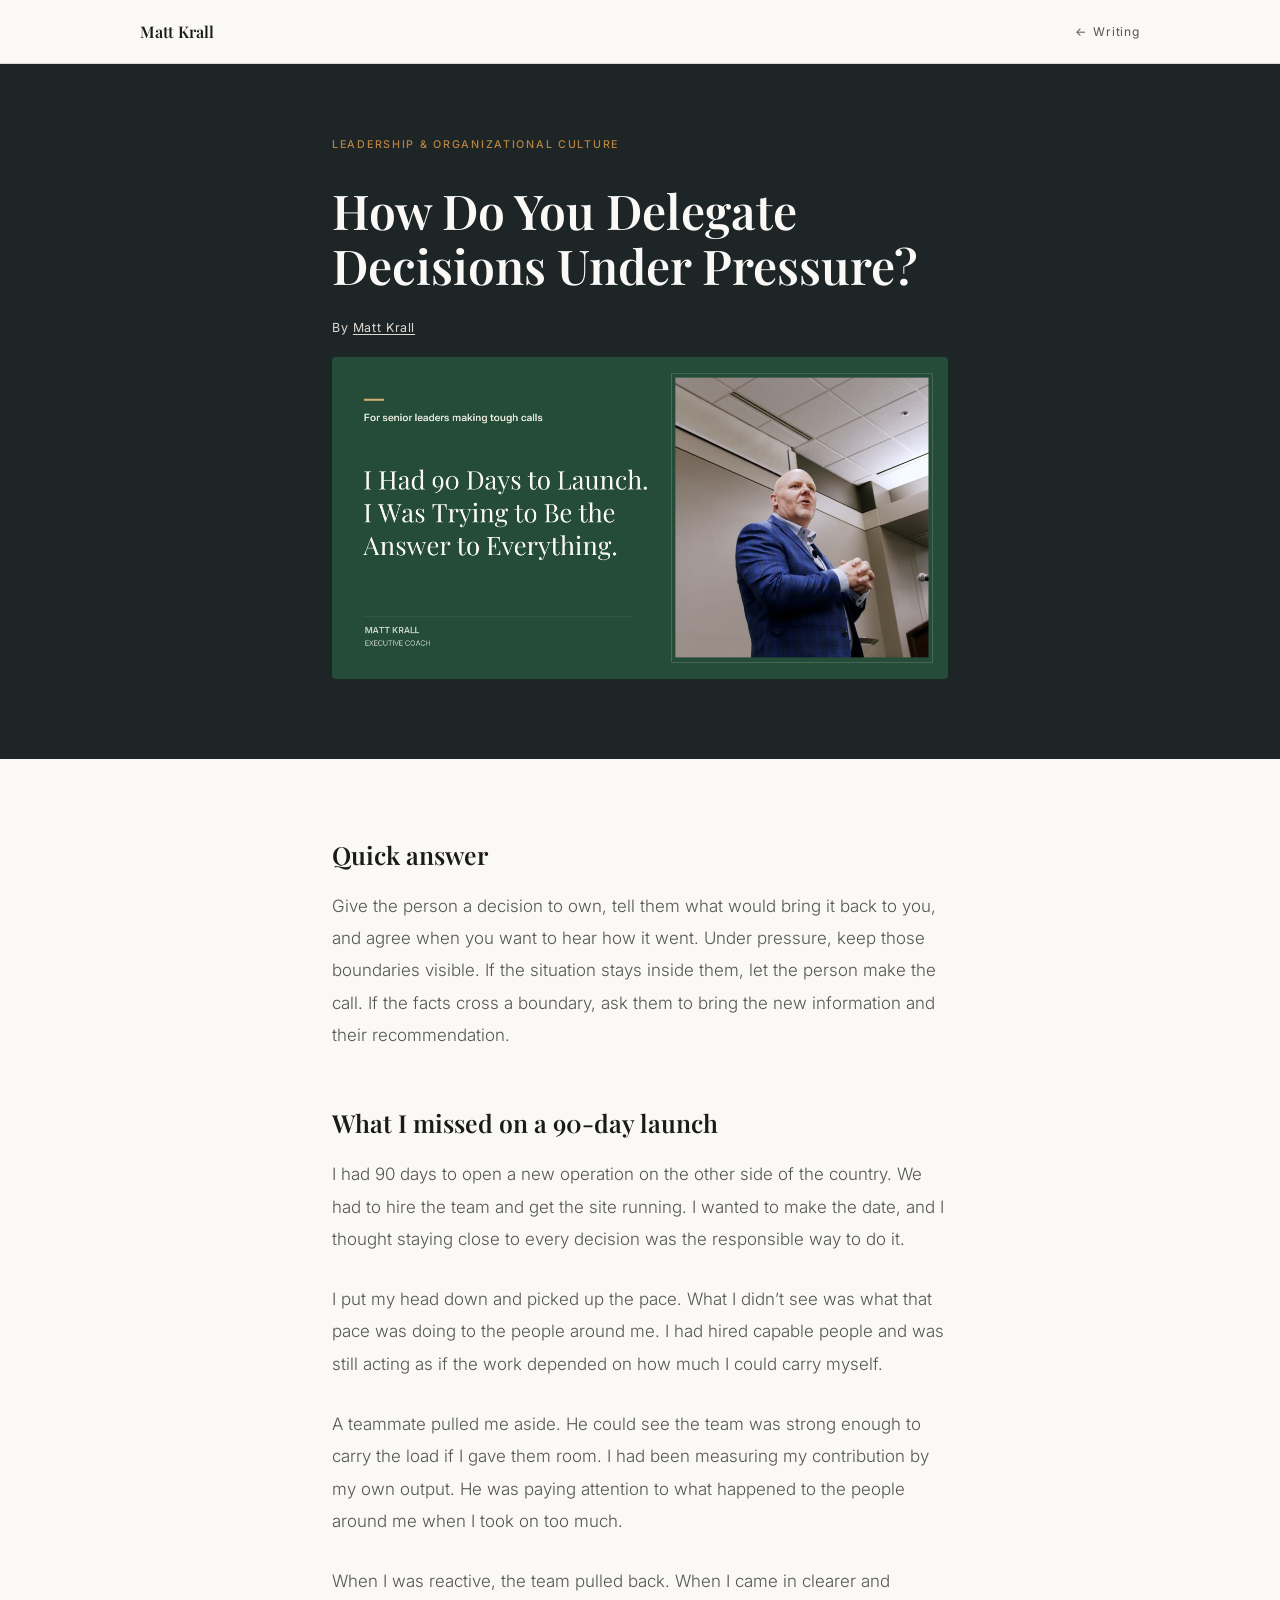
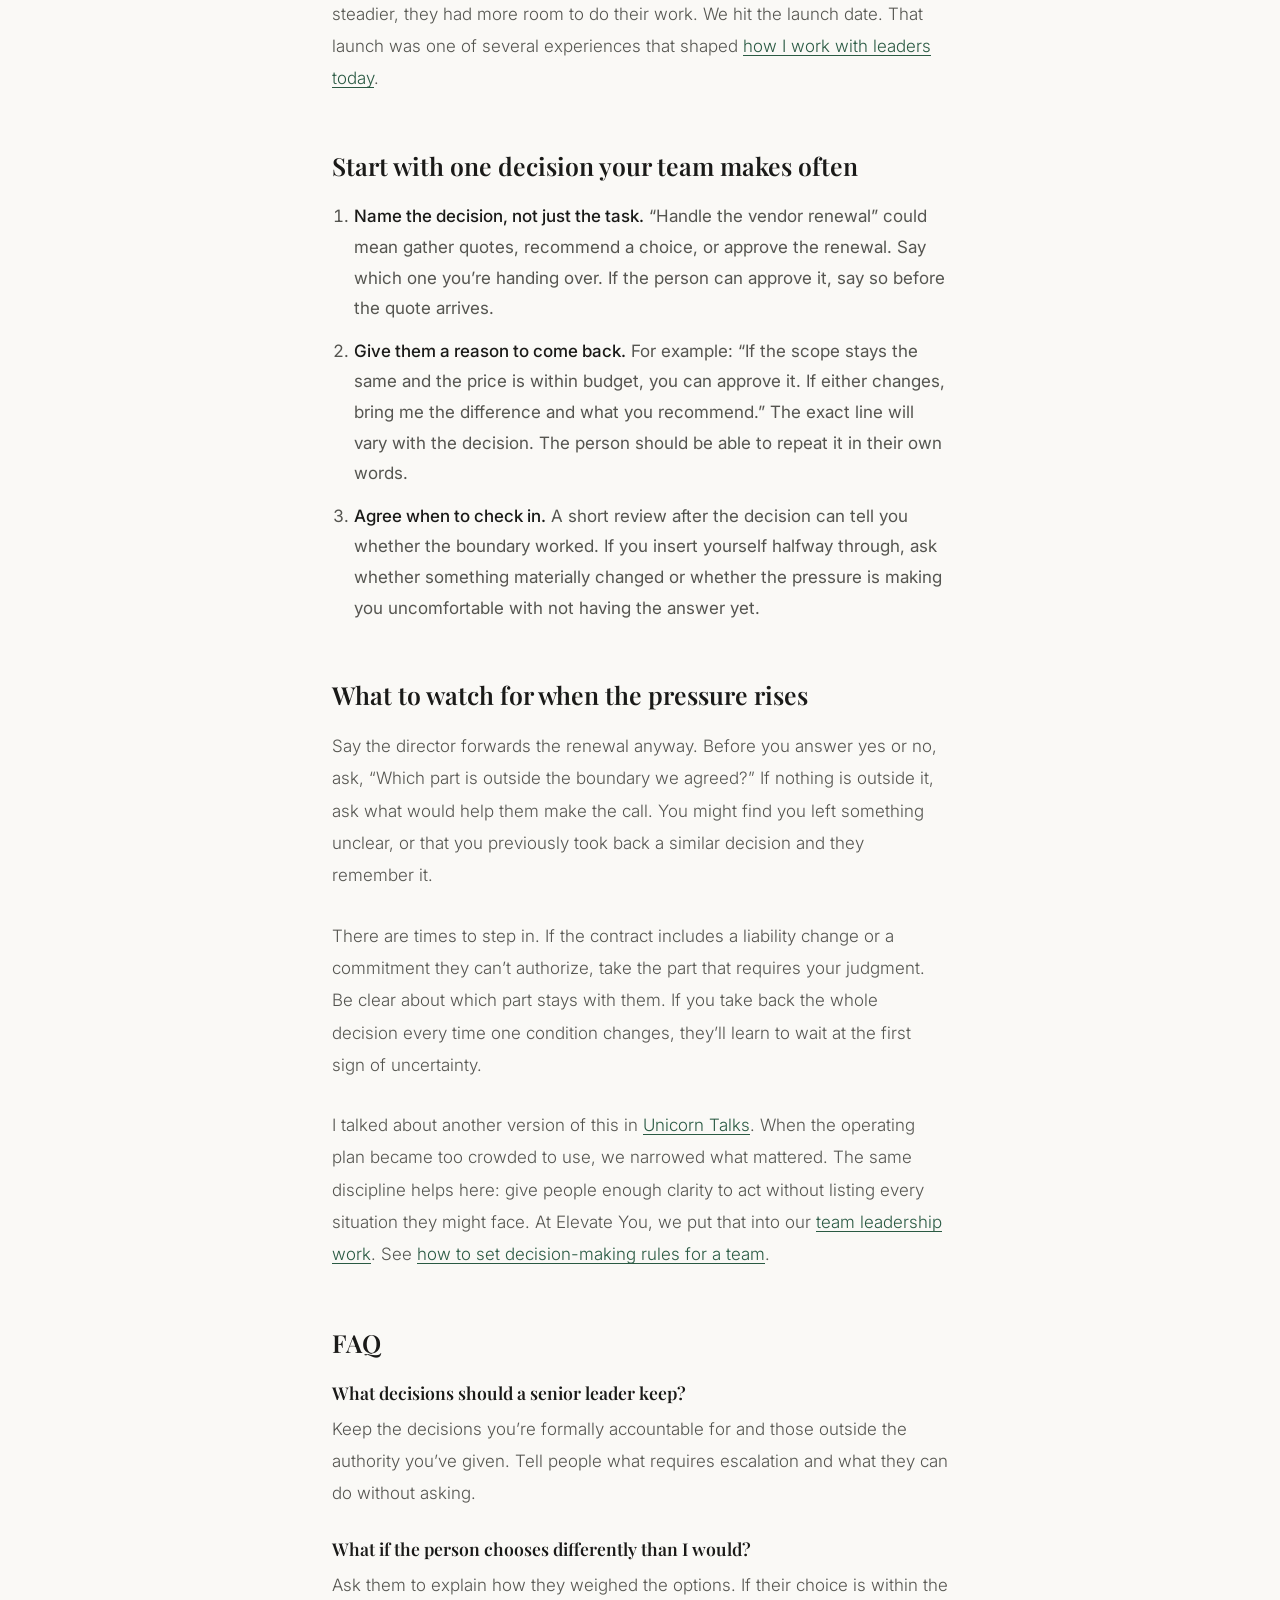
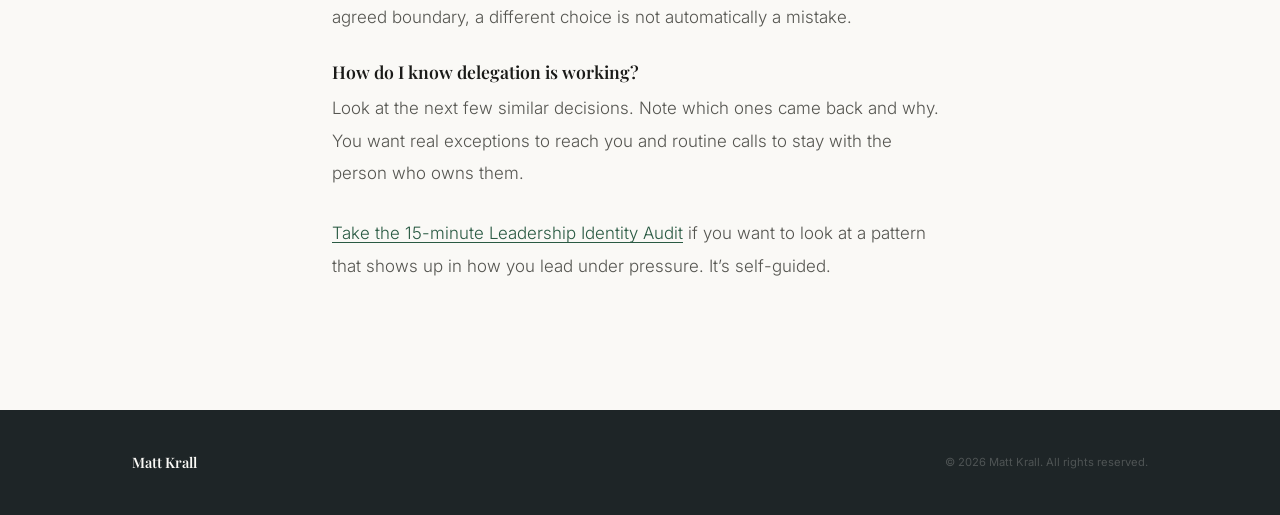
<file: articles/delegate-decisions-under-pressure.html>
<!DOCTYPE html>
<html lang="en">
<head>
  <meta charset="UTF-8">
  <!-- Google tag (gtag.js) -->
  <script async src="https://www.googletagmanager.com/gtag/js?id=G-2R4MK1FPHH"></script>
  <script>
    window.dataLayer = window.dataLayer || [];
    function gtag(){dataLayer.push(arguments);}
    gtag('js', new Date());
    gtag('config', 'G-2R4MK1FPHH');
  </script>

  <meta name="viewport" content="width=device-width, initial-scale=1.0">
  <title>How Do You Delegate Decisions Under Pressure? | Matt Krall</title>
  <meta name="description" content="Learn how to delegate decisions under pressure with clear decision boundaries, practical examples, and Matt Krall’s 90-day launch story.">
  <meta name="author" content="Matt Krall">
  <meta name="robots" content="index, follow">
  <link rel="author" href="https://mattkrall.com/about-matt-krall">
  <link rel="canonical" href="https://mattkrall.com/articles/delegate-decisions-under-pressure.html">
  <meta property="og:type" content="article">
  <meta property="og:title" content="How Do You Delegate Decisions Under Pressure?">
  <meta property="og:description" content="Learn how to delegate decisions under pressure with clear decision boundaries, practical examples, and Matt Krall’s 90-day launch story.">
  <meta property="og:url" content="https://mattkrall.com/articles/delegate-decisions-under-pressure.html">
  <meta property="og:site_name" content="Matt Krall">
  <meta property="og:image" content="https://mattkrall.com/images/90-day-launch-cover.png">
  <meta property="og:image:width" content="1200">
  <meta property="og:image:height" content="627">
  <meta property="og:image:alt" content="Matt Krall speaking, alongside the headline “I Had 90 Days to Launch. I Was Trying to Be the Answer to Everything.”">
  <meta name="twitter:card" content="summary_large_image">
  <meta name="twitter:title" content="How Do You Delegate Decisions Under Pressure?">
  <meta name="twitter:description" content="Learn how to delegate decisions under pressure with clear decision boundaries, practical examples, and Matt Krall’s 90-day launch story.">
  <meta name="twitter:image" content="https://mattkrall.com/images/90-day-launch-cover.png">
  <meta name="twitter:image:alt" content="Matt Krall speaking, alongside the headline “I Had 90 Days to Launch. I Was Trying to Be the Answer to Everything.”">
  <script type="application/ld+json">
{
  "@context": "https://schema.org",
  "@graph": [
    {
      "@type": "Article",
      "@id": "https://mattkrall.com/articles/delegate-decisions-under-pressure.html#article",
      "headline": "How Do You Delegate Decisions Under Pressure?",
      "description": "Learn how to delegate decisions under pressure with clear decision boundaries, practical examples, and Matt Krall’s 90-day launch story.",
      "image": "https://mattkrall.com/images/90-day-launch-cover.png",
      "author": {
        "@type": "Person",
        "@id": "https://mattkrall.com/#matt-krall",
        "name": "Matt Krall",
        "url": "https://mattkrall.com/about-matt-krall"
      },
      "mainEntityOfPage": "https://mattkrall.com/articles/delegate-decisions-under-pressure.html"
    },
    {
      "@type": "BreadcrumbList",
      "itemListElement": [
        {
          "@type": "ListItem",
          "position": 1,
          "name": "Matt Krall",
          "item": "https://mattkrall.com/"
        },
        {
          "@type": "ListItem",
          "position": 2,
          "name": "Writing",
          "item": "https://mattkrall.com/writing"
        },
        {
          "@type": "ListItem",
          "position": 3,
          "name": "How Do You Delegate Decisions Under Pressure?",
          "item": "https://mattkrall.com/articles/delegate-decisions-under-pressure.html"
        }
      ]
    },
    {
      "@type": "FAQPage",
      "mainEntity": [
        {
          "@type": "Question",
          "name": "What decisions should a senior leader keep?",
          "acceptedAnswer": {
            "@type": "Answer",
            "text": "Keep the decisions you’re formally accountable for and those outside the authority you’ve given. Tell people what requires escalation and what they can do without asking."
          }
        },
        {
          "@type": "Question",
          "name": "What if the person chooses differently than I would?",
          "acceptedAnswer": {
            "@type": "Answer",
            "text": "Ask them to explain how they weighed the options. If their choice is within the agreed boundary, a different choice is not automatically a mistake."
          }
        },
        {
          "@type": "Question",
          "name": "How do I know delegation is working?",
          "acceptedAnswer": {
            "@type": "Answer",
            "text": "Look at the next few similar decisions. Note which ones came back and why. You want real exceptions to reach you and routine calls to stay with the person who owns them."
          }
        }
      ]
    }
  ]
}
  </script>
  <link rel="preconnect" href="https://fonts.googleapis.com">
  <link rel="preconnect" href="https://fonts.gstatic.com" crossorigin>
  <link href="https://fonts.googleapis.com/css2?family=Playfair+Display:ital,wght@0,400;0,600;0,700;1,400;1,600&family=Inter:ital,wght@0,300;0,400;0,500;1,300;1,400&display=swap" rel="stylesheet">
  <style>

    *, *::before, *::after { box-sizing: border-box; margin: 0; padding: 0; }
    img { display: block; max-width: 100%; }
    a { text-decoration: none; }

    :root {
      --cream:       #FAF9F6;
      --cream-mid:   #F3F0EA;
      --cream-dark:  #EAE6DD;
      --ink:         #1A1A18;
      --charcoal:    #1E2527;
      --slate:       #555550;
      --slate-light: #8A8A82;
      --green:       #2A5A43;
      --amber:       #B8833E;
      --rule:        #DDD9D0;
    }

    html { font-size: 16px; scroll-behavior: smooth; }

    body {
      background-color: var(--cream);
      color: var(--ink);
      font-family: 'Inter', -apple-system, BlinkMacSystemFont, sans-serif;
      font-weight: 400;
      line-height: 1.75;
      -webkit-font-smoothing: antialiased;
    }

    /* ─── LAYOUT ─── */
    .wrap {
      max-width: 680px;
      margin: 0 auto;
      padding: 0 32px;
    }
    .wrap--wide {
      max-width: 1080px;
      margin: 0 auto;
      padding: 0 32px;
    }

    h1, h2, h3 {
      font-family: 'Playfair Display', Georgia, serif;
      line-height: 1.2;
      font-weight: 600;
    }

    /* ─── NAV ─── */
    .nav {
      position: fixed;
      top: 0; left: 0; right: 0;
      z-index: 200;
      height: 64px;
      background-color: var(--cream);
      border-bottom: 1px solid var(--rule);
      display: flex;
      align-items: center;
    }
    .nav__inner {
      display: flex;
      align-items: center;
      justify-content: space-between;
      width: 100%;
      padding: 0 40px;
    }
    .nav__brand {
      font-family: 'Playfair Display', serif;
      font-size: 1rem;
      font-weight: 600;
      color: var(--ink);
    }
    .nav__back {
      font-size: 0.75rem;
      font-weight: 400;
      letter-spacing: 0.07em;
      color: var(--slate);
      display: flex;
      align-items: center;
      gap: 6px;
      transition: color 0.2s;
    }
    .nav__back::before { content: '←'; }
    .nav__back:hover { color: var(--ink); }

    .btn {
      display: inline-block;
      font-family: 'Inter', sans-serif;
      font-size: 0.75rem;
      font-weight: 500;
      letter-spacing: 0.09em;
      text-transform: uppercase;
      padding: 12px 28px;
      cursor: pointer;
      border: none;
      transition: background-color 0.2s ease, color 0.2s ease;
    }
    .btn--dark {
      background-color: var(--charcoal);
      color: var(--cream);
    }
    .btn--dark:hover { background-color: #111618; }

    /* ─── ARTICLE HEADER ─── */
    .article-header {
      padding-top: 64px;
      background-color: var(--charcoal);
      padding-bottom: 80px;
    }
    .article-header__inner {
      padding-top: 72px;
    }
    .article-header__category {
      display: block;
      font-size: 0.67rem;
      font-weight: 500;
      letter-spacing: 0.16em;
      text-transform: uppercase;
      color: var(--amber);
      margin-bottom: 28px;
    }
    .article-header__title {
      font-size: clamp(1.9rem, 4vw, 3rem);
      color: var(--cream);
      line-height: 1.15;
      margin-bottom: 24px;
      max-width: 640px;
    }
    .article-header__subtitle {
      font-size: 1.0625rem;
      color: rgba(250,249,246,0.60);
      line-height: 1.75;
      font-weight: 300;
      max-width: 540px;
      margin-bottom: 40px;
    }
    .article-header__byline {
      font-size: 0.78rem;
      color: rgba(250,249,246,0.35);
      letter-spacing: 0.05em;
    }

    /* ─── ARTICLE BODY ─── */
    .article-body {
      padding: 80px 0 100px;
    }
    .article-body p {
      font-size: 1.0625rem;
      color: var(--slate);
      line-height: 1.9;
      margin-bottom: 28px;
      font-weight: 300;
    }
    .article-body p:first-child {
      font-size: 1.125rem;
      color: var(--ink);
      font-weight: 400;
    }
    .article-body h2 {
      font-size: clamp(1.2rem, 2.2vw, 1.55rem);
      color: var(--ink);
      margin: 56px 0 20px;
      line-height: 1.25;
    }
    .article-body strong {
      font-weight: 500;
      color: var(--ink);
    }

    .pull-quote {
      font-family: 'Playfair Display', serif;
      font-size: clamp(1.1rem, 2vw, 1.35rem);
      font-style: italic;
      color: var(--ink);
      border-left: 3px solid var(--amber);
      padding: 4px 0 4px 28px;
      margin: 48px 0;
      line-height: 1.6;
    }

    .article-divider {
      border: none;
      border-top: 1px solid var(--rule);
      margin: 56px 0;
    }

    /* ─── ARTICLE CTA ─── */
    .article-cta {
      background-color: var(--cream-mid);
      border-top: 1px solid var(--rule);
      padding: 72px 0;
      text-align: center;
    }
    .article-cta__label {
      display: block;
      font-size: 0.67rem;
      font-weight: 500;
      letter-spacing: 0.14em;
      text-transform: uppercase;
      color: var(--green);
      margin-bottom: 16px;
    }
    .article-cta__headline {
      font-family: 'Playfair Display', serif;
      font-size: clamp(1.5rem, 3vw, 2.1rem);
      color: var(--ink);
      line-height: 1.22;
      margin-bottom: 16px;
    }
    .article-cta__support {
      font-size: 0.9375rem;
      color: var(--slate);
      line-height: 1.75;
      max-width: 440px;
      margin: 0 auto 36px;
      font-weight: 300;
    }
    .article-cta__note {
      margin-top: 14px;
      font-size: 0.75rem;
      color: var(--slate-light);
      font-style: italic;
    }

    /* ─── FOOTER ─── */
    .footer {
      background-color: var(--charcoal);
      padding: 40px 0;
    }
    .footer__inner {
      display: flex;
      justify-content: space-between;
      align-items: center;
    }
    .footer__brand {
      font-family: 'Playfair Display', serif;
      font-size: 0.9rem;
      font-weight: 600;
      color: var(--cream);
    }
    .footer__copy {
      font-size: 0.7rem;
      color: rgba(250,249,246,0.22);
    }

    @media (max-width: 768px) {
      .nav__inner { padding: 0 24px; }
      .wrap { padding: 0 24px; }
      .wrap--wide { padding: 0 24px; }
      .article-header__inner { padding-top: 56px; }
      .footer__inner { flex-direction: column; gap: 16px; text-align: center; }
    }


  .article-header__byline, .article-header__byline a { color: #ddd9d0; }
  .article-header__byline a, .article-body a { text-decoration: underline; text-underline-offset: 0.18em; }
  .article-body a { color: var(--green); }
  .article-body h2:first-child { margin-top: 0; }
  .article-body h3 { font-size: 1.1rem; margin: 24px 0 10px; }
  .article-body ol { padding-left: 1.4em; margin: 0 0 28px; }
  .article-body ol li { font-size: 1.0625rem; color: var(--slate); margin-bottom: 12px; line-height: 1.8; }
  .article-cover { margin: 18px 0 0; }
  .article-cover img { width: 100%; height: auto; border-radius: 4px; }
  </style>
</head>
<body>

  <nav class="nav" aria-label="Main navigation">
    <div class="nav__inner wrap--wide">
      <a href="/" class="nav__brand">Matt Krall</a>
      <a href="/writing" class="nav__back">Writing</a>
    </div>
  </nav>



  <main>
    <header class="article-header">
      <div class="wrap article-header__inner">
        <span class="article-header__category">Leadership &amp; Organizational Culture</span>
        <h1 class="article-header__title">How Do You Delegate Decisions Under Pressure?</h1>
        <p class="article-header__byline">By <a rel="author" href="/about-matt-krall">Matt Krall</a></p>
        <figure class="article-cover"><img src="/images/90-day-launch-cover.png" width="1200" height="627" alt="Matt Krall speaking, alongside the headline “I Had 90 Days to Launch. I Was Trying to Be the Answer to Everything.”"></figure>
      </div>
    </header>
    <article class="article-body">
      <div class="wrap">
        <h2>Quick answer</h2>
        <p>Give the person a decision to own, tell them what would bring it back to you, and agree when you want to hear how it went. Under pressure, keep those boundaries visible. If the situation stays inside them, let the person make the call. If the facts cross a boundary, ask them to bring the new information and their recommendation.</p>
        <h2>What I missed on a 90-day launch</h2>
        <p>I had 90 days to open a new operation on the other side of the country. We had to hire the team and get the site running. I wanted to make the date, and I thought staying close to every decision was the responsible way to do it.</p>
        <p>I put my head down and picked up the pace. What I didn’t see was what that pace was doing to the people around me. I had hired capable people and was still acting as if the work depended on how much I could carry myself.</p>
        <p>A teammate pulled me aside. He could see the team was strong enough to carry the load if I gave them room. I had been measuring my contribution by my own output. He was paying attention to what happened to the people around me when I took on too much.</p>
        <p>When I was reactive, the team pulled back. When I came in clearer and steadier, they had more room to do their work. We hit the launch date. That launch was one of several experiences that shaped <a href="https://mattkrall.com/about-matt-krall">how I work with leaders today</a>.</p>
        <h2>Start with one decision your team makes often</h2>
        <ol><li><strong>Name the decision, not just the task.</strong> “Handle the vendor renewal” could mean gather quotes, recommend a choice, or approve the renewal. Say which one you’re handing over. If the person can approve it, say so before the quote arrives.</li><li><strong>Give them a reason to come back.</strong> For example: “If the scope stays the same and the price is within budget, you can approve it. If either changes, bring me the difference and what you recommend.” The exact line will vary with the decision. The person should be able to repeat it in their own words.</li><li><strong>Agree when to check in.</strong> A short review after the decision can tell you whether the boundary worked. If you insert yourself halfway through, ask whether something materially changed or whether the pressure is making you uncomfortable with not having the answer yet.</li></ol>
        <h2>What to watch for when the pressure rises</h2>
        <p>Say the director forwards the renewal anyway. Before you answer yes or no, ask, “Which part is outside the boundary we agreed?” If nothing is outside it, ask what would help them make the call. You might find you left something unclear, or that you previously took back a similar decision and they remember it.</p>
        <p>There are times to step in. If the contract includes a liability change or a commitment they can’t authorize, take the part that requires your judgment. Be clear about which part stays with them. If you take back the whole decision every time one condition changes, they’ll learn to wait at the first sign of uncertainty.</p>
        <p>I talked about another version of this in <a href="https://www.youtube.com/watch?v=NvmlF23m9fg&amp;t=259s">Unicorn Talks</a>. When the operating plan became too crowded to use, we narrowed what mattered. The same discipline helps here: give people enough clarity to act without listing every situation they might face. At Elevate You, we put that into our <a href="https://goelevateyou.com/resources">team leadership work</a>. See <a href="https://goelevateyou.com/resources/team-decision-making-rules">how to set decision-making rules for a team</a>.</p>
        <h2>FAQ</h2>
        <h3>What decisions should a senior leader keep?</h3>
        <p>Keep the decisions you’re formally accountable for and those outside the authority you’ve given. Tell people what requires escalation and what they can do without asking.</p>
        <h3>What if the person chooses differently than I would?</h3>
        <p>Ask them to explain how they weighed the options. If their choice is within the agreed boundary, a different choice is not automatically a mistake.</p>
        <h3>How do I know delegation is working?</h3>
        <p>Look at the next few similar decisions. Note which ones came back and why. You want real exceptions to reach you and routine calls to stay with the person who owns them.</p>
        <p><a href="https://mattkrall.com/identity-audit">Take the 15-minute Leadership Identity Audit</a> if you want to look at a pattern that shows up in how you lead under pressure. It’s self-guided.</p>
      </div>
    </article>
  </main>
  <script>
    document.addEventListener('click', function(e) {
      var a = e.target.closest('a');
      if (a && typeof gtag === 'function' && a.getAttribute('href').includes('/identity-audit')) {
        gtag('event', 'identity_audit_cta_click', { cta_location: 'article', cta_text: a.textContent.trim().slice(0, 60) });
      }
    });
  </script>
  <footer class="footer">
    <div class="wrap--wide footer__inner">
      <a href="/" class="footer__brand">Matt Krall</a>
      <p class="footer__copy">© 2026 Matt Krall. All rights reserved.</p>
    </div>
  </footer>

</body>
</html>
</file>
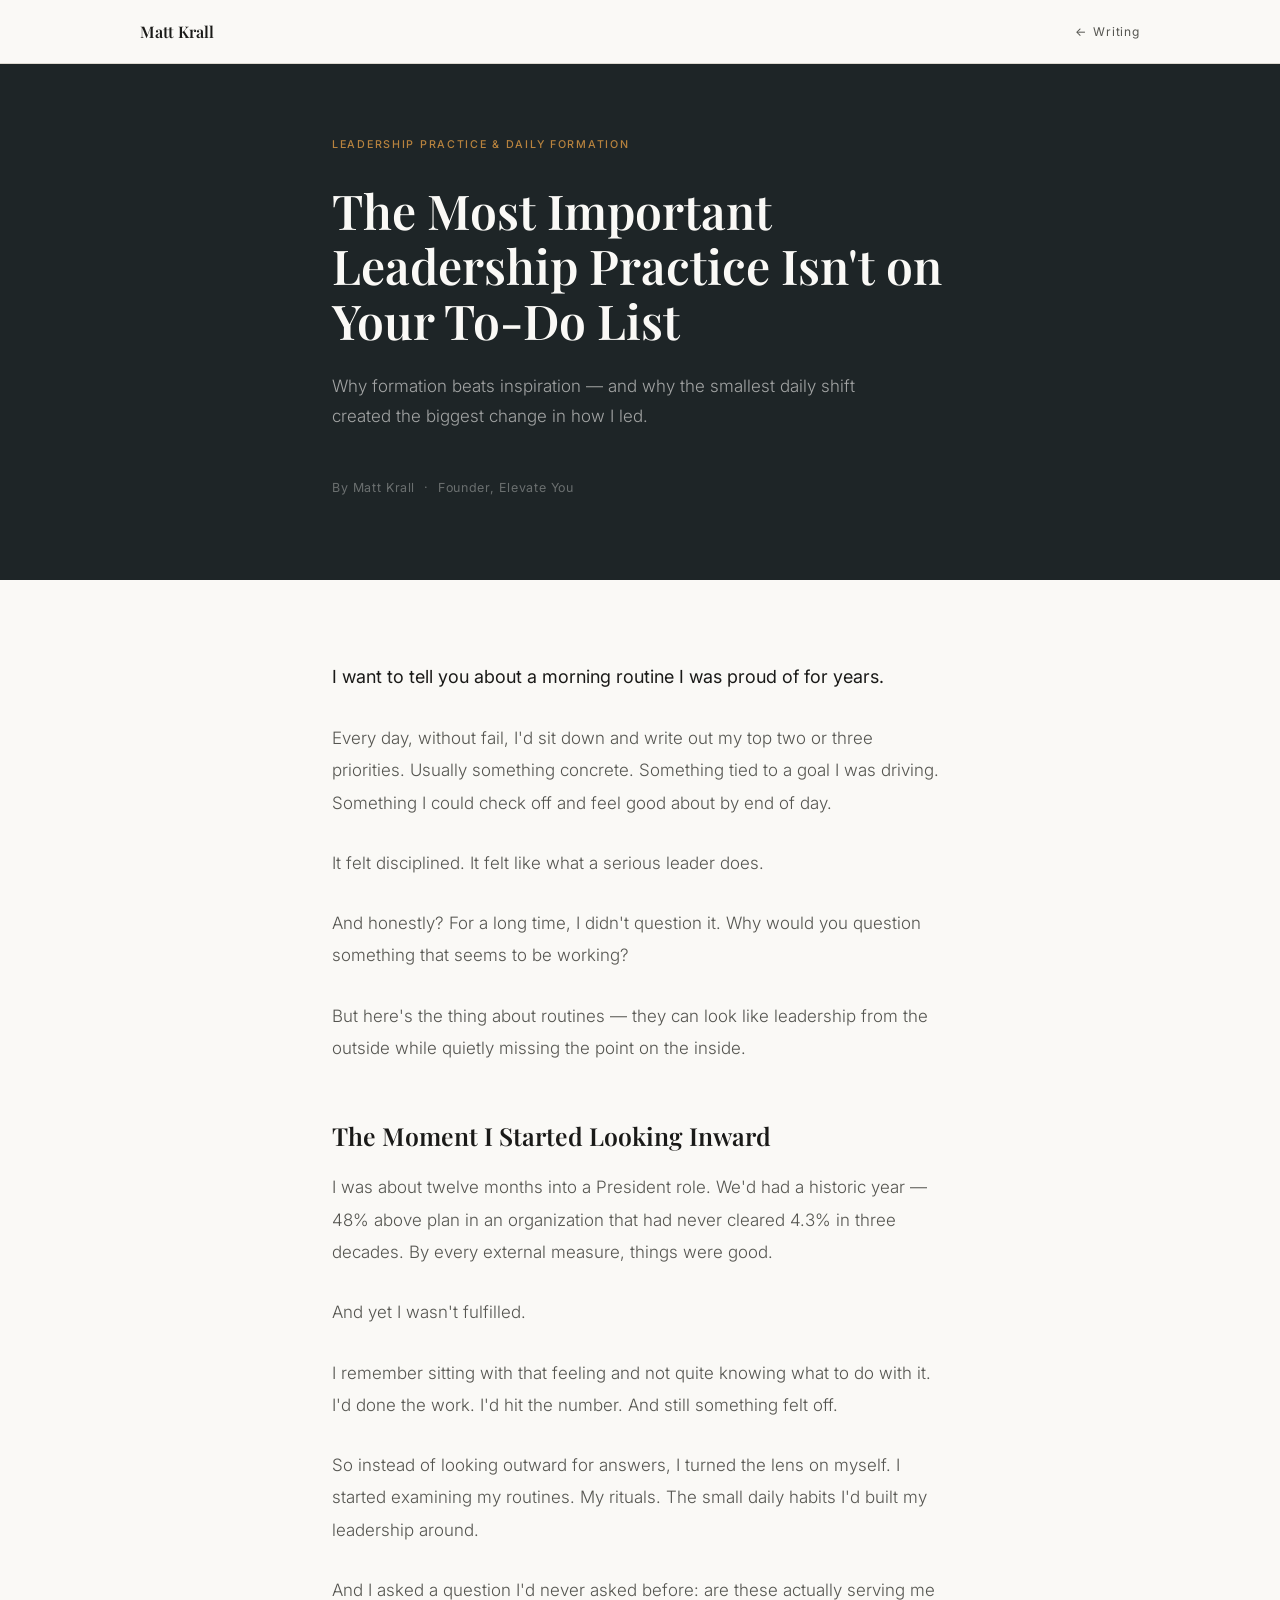
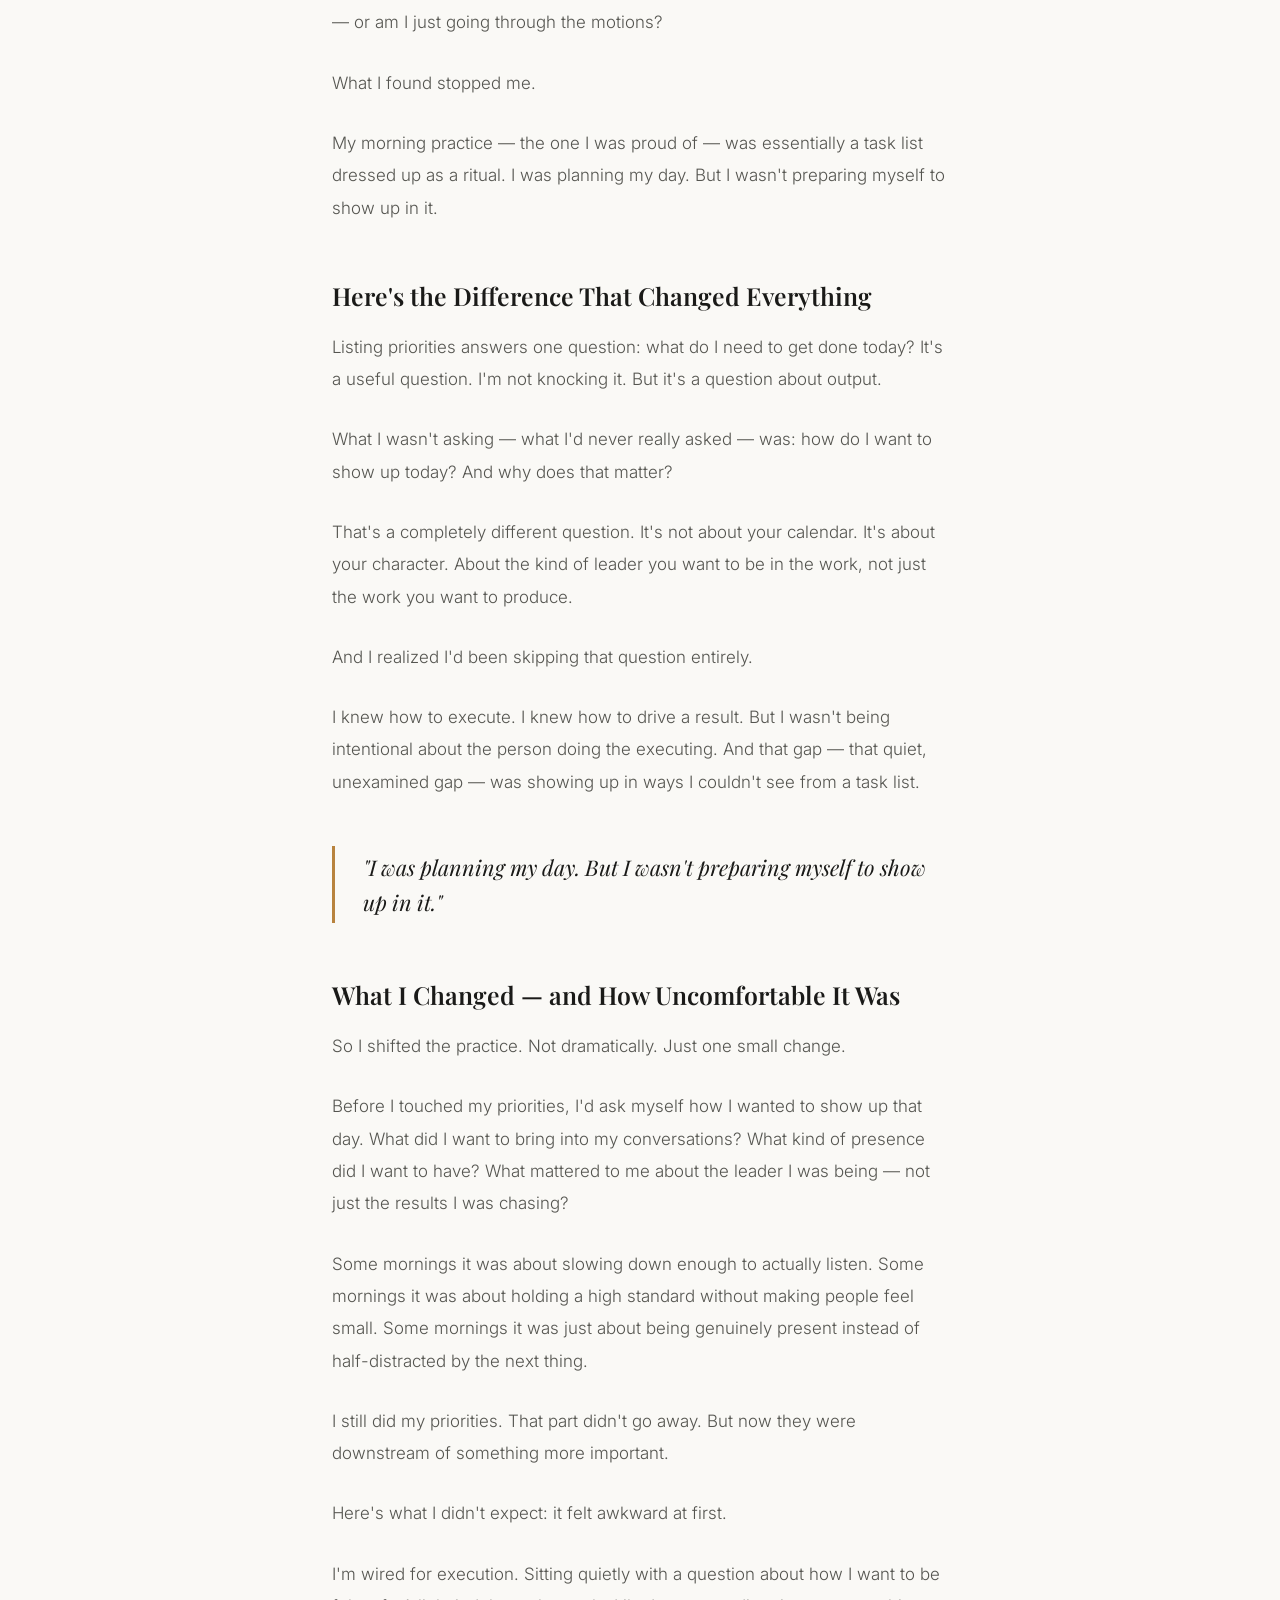
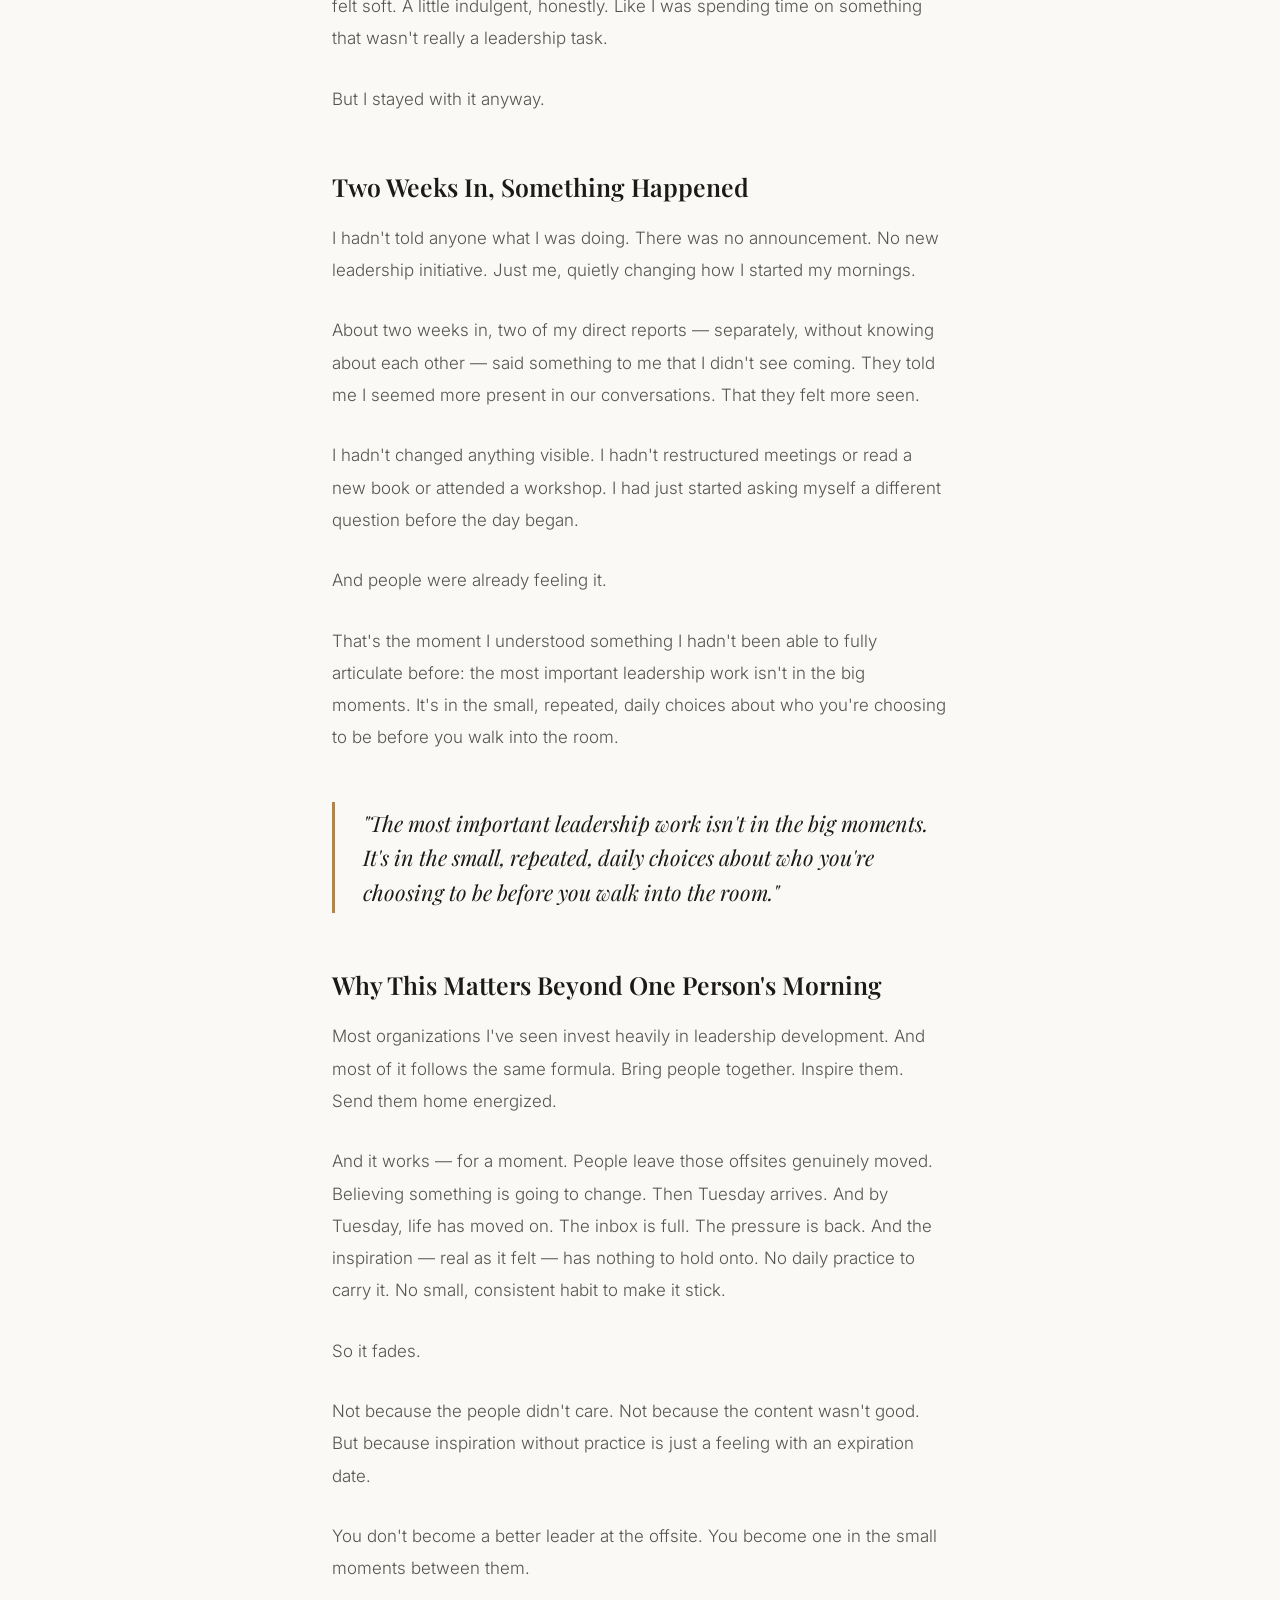
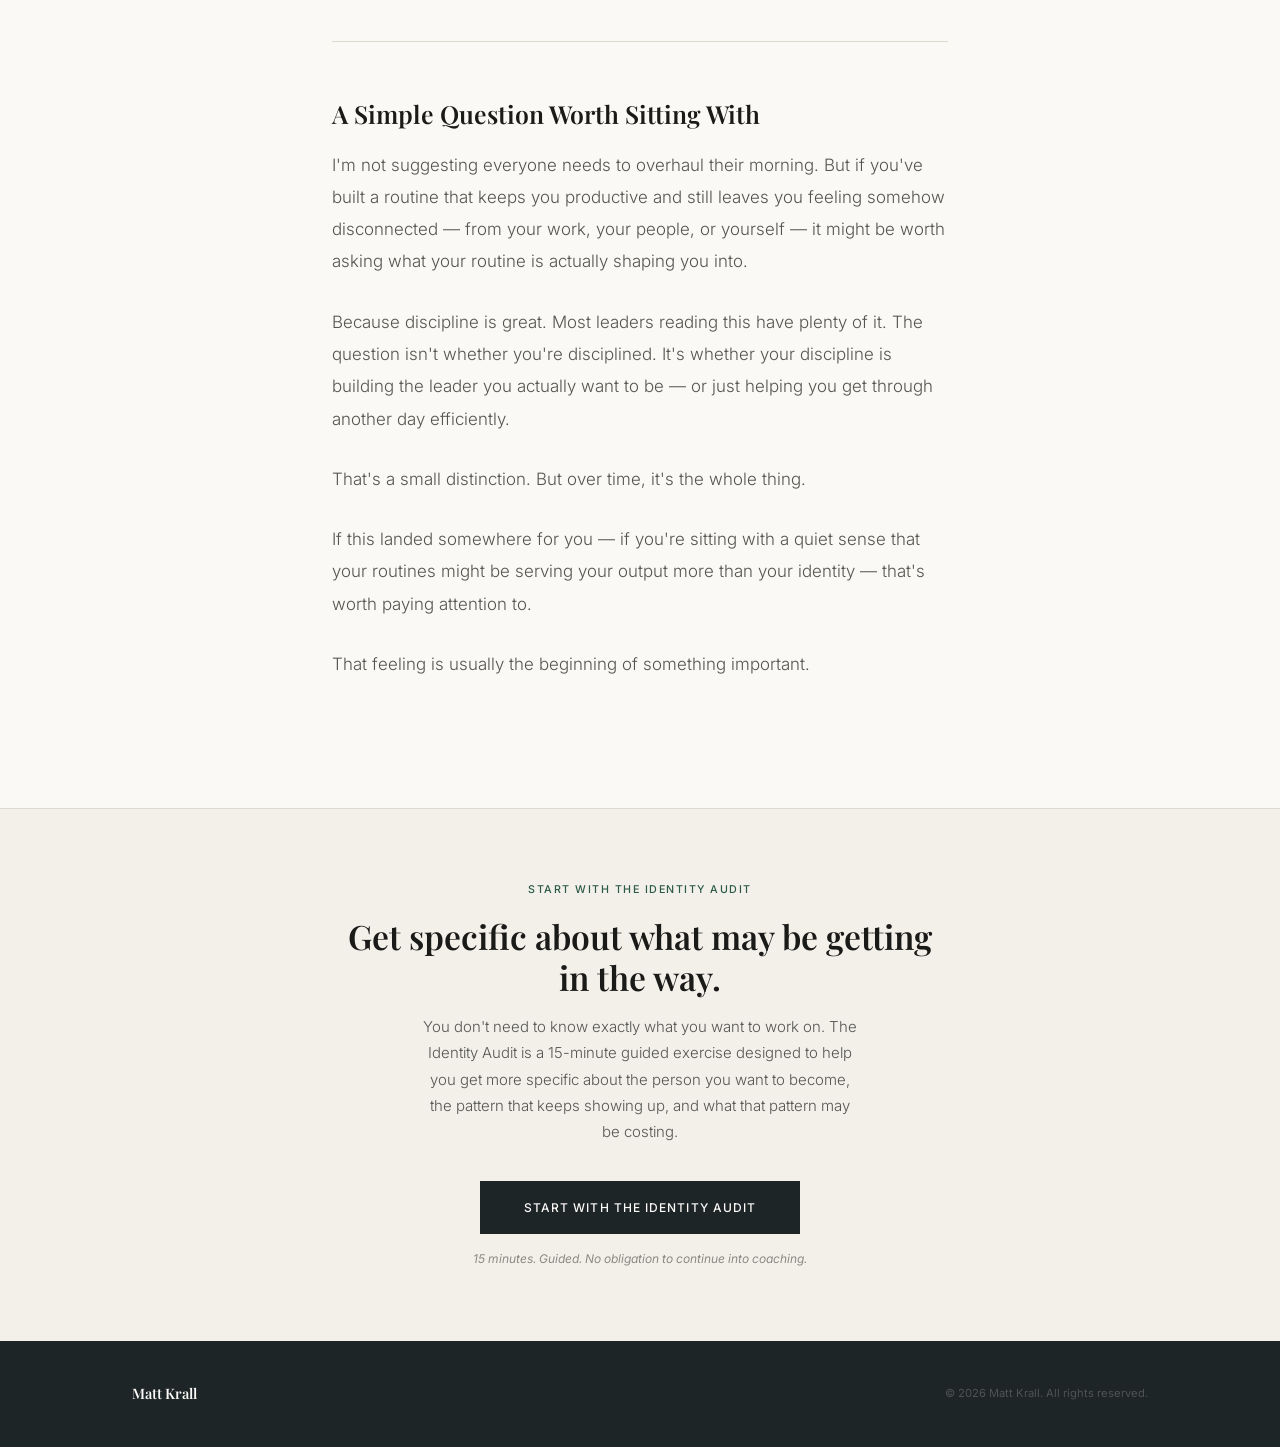
<file: articles/most-important-leadership-practice.html>
<!DOCTYPE html>
<html lang="en">
<head>
  <meta charset="UTF-8">
  <!-- Google tag (gtag.js) -->
  <script async src="https://www.googletagmanager.com/gtag/js?id=G-2R4MK1FPHH"></script>
  <script>
    window.dataLayer = window.dataLayer || [];
    function gtag(){dataLayer.push(arguments);}
    gtag('js', new Date());
    gtag('config', 'G-2R4MK1FPHH');
  </script>

  <meta name="viewport" content="width=device-width, initial-scale=1.0">
  <title>The Most Important Leadership Practice Isn't on Your To-Do List — Matt Krall</title>
  <meta name="description" content="Why formation beats inspiration — and why the smallest daily shift created the biggest change in how I led.">
  <meta name="author" content="Matt Krall">
  <meta name="robots" content="index, follow">
  <link rel="author" href="https://mattkrall.com/about-matt-krall">
  <link rel="canonical" href="https://mattkrall.com/articles/most-important-leadership-practice.html">

  <!-- Open Graph -->
  <meta property="og:type" content="article">
  <meta property="og:title" content="The Most Important Leadership Practice Isn't on Your To-Do List">
  <meta property="og:description" content="Why formation beats inspiration — and why the smallest daily shift created the biggest change in how I led.">
  <meta property="og:url" content="https://mattkrall.com/articles/most-important-leadership-practice.html">
  <meta property="og:site_name" content="Matt Krall">

  <!-- Twitter Card -->
  <meta name="twitter:card" content="summary">
  <meta name="twitter:title" content="The Most Important Leadership Practice Isn't on Your To-Do List">
  <meta name="twitter:description" content="Why formation beats inspiration — and why the smallest daily shift created the biggest change in how I led.">

  <!-- Structured Data -->
  <script type="application/ld+json">
  {
    "@context": "https://schema.org",
    "@type": "Article",
    "headline": "The Most Important Leadership Practice Isn't on Your To-Do List",
    "description": "Why formation beats inspiration — and why the smallest daily shift created the biggest change in how I led.",
    "author": {
      "@type": "Person",
      "@id": "https://mattkrall.com/#matt-krall",
      "name": "Matt Krall",
      "url": "https://mattkrall.com/about-matt-krall"
    },
    "publisher": {
      "@type": "Person",
      "@id": "https://mattkrall.com/#matt-krall",
      "name": "Matt Krall"
    },
    "mainEntityOfPage": "https://mattkrall.com/articles/most-important-leadership-practice.html"
  }
  </script>
  <script type="application/ld+json">
  {
    "@context": "https://schema.org",
    "@type": "BreadcrumbList",
    "itemListElement": [
      { "@type": "ListItem", "position": 1, "name": "Matt Krall", "item": "https://mattkrall.com/" },
      { "@type": "ListItem", "position": 2, "name": "Writing", "item": "https://mattkrall.com/writing" },
      { "@type": "ListItem", "position": 3, "name": "The Most Important Leadership Practice Isn't on Your To-Do List" }
    ]
  }
  </script>

  <link rel="preconnect" href="https://fonts.googleapis.com">
  <link rel="preconnect" href="https://fonts.gstatic.com" crossorigin>
  <link href="https://fonts.googleapis.com/css2?family=Playfair+Display:ital,wght@0,400;0,600;0,700;1,400;1,600&family=Inter:ital,wght@0,300;0,400;0,500;1,300;1,400&display=swap" rel="stylesheet">
  <style>

    *, *::before, *::after { box-sizing: border-box; margin: 0; padding: 0; }
    img { display: block; max-width: 100%; }
    a { text-decoration: none; }

    :root {
      --cream:       #FAF9F6;
      --cream-mid:   #F3F0EA;
      --cream-dark:  #EAE6DD;
      --ink:         #1A1A18;
      --charcoal:    #1E2527;
      --slate:       #555550;
      --slate-light: #8A8A82;
      --green:       #2A5A43;
      --amber:       #B8833E;
      --rule:        #DDD9D0;
    }

    html { font-size: 16px; scroll-behavior: smooth; }

    body {
      background-color: var(--cream);
      color: var(--ink);
      font-family: 'Inter', -apple-system, BlinkMacSystemFont, sans-serif;
      font-weight: 400;
      line-height: 1.75;
      -webkit-font-smoothing: antialiased;
    }

    .wrap {
      max-width: 680px;
      margin: 0 auto;
      padding: 0 32px;
    }
    .wrap--wide {
      max-width: 1080px;
      margin: 0 auto;
      padding: 0 32px;
    }

    h1, h2, h3 {
      font-family: 'Playfair Display', Georgia, serif;
      line-height: 1.2;
      font-weight: 600;
    }

    .nav {
      position: fixed;
      top: 0; left: 0; right: 0;
      z-index: 200;
      height: 64px;
      background-color: var(--cream);
      border-bottom: 1px solid var(--rule);
      display: flex;
      align-items: center;
    }
    .nav__inner {
      display: flex;
      align-items: center;
      justify-content: space-between;
      width: 100%;
      padding: 0 40px;
    }
    .nav__brand {
      font-family: 'Playfair Display', serif;
      font-size: 1rem;
      font-weight: 600;
      color: var(--ink);
    }
    .nav__back {
      font-size: 0.75rem;
      font-weight: 400;
      letter-spacing: 0.07em;
      color: var(--slate);
      display: flex;
      align-items: center;
      gap: 6px;
      transition: color 0.2s;
    }
    .nav__back::before { content: '←'; }
    .nav__back:hover { color: var(--ink); }

    .btn {
      display: inline-block;
      font-family: 'Inter', sans-serif;
      font-size: 0.75rem;
      font-weight: 500;
      letter-spacing: 0.09em;
      text-transform: uppercase;
      padding: 12px 28px;
      cursor: pointer;
      border: none;
      transition: background-color 0.2s ease, color 0.2s ease;
    }
    .btn--dark {
      background-color: var(--charcoal);
      color: var(--cream);
    }
    .btn--dark:hover { background-color: #111618; }

    .article-header {
      padding-top: 64px;
      background-color: var(--charcoal);
      padding-bottom: 80px;
    }
    .article-header__inner {
      padding-top: 72px;
    }
    .article-header__category {
      display: block;
      font-size: 0.67rem;
      font-weight: 500;
      letter-spacing: 0.16em;
      text-transform: uppercase;
      color: var(--amber);
      margin-bottom: 28px;
    }
    .article-header__title {
      font-size: clamp(1.9rem, 4vw, 3rem);
      color: var(--cream);
      line-height: 1.15;
      margin-bottom: 24px;
      max-width: 640px;
    }
    .article-header__subtitle {
      font-size: 1.0625rem;
      color: rgba(250,249,246,0.60);
      line-height: 1.75;
      font-weight: 300;
      max-width: 540px;
      margin-bottom: 40px;
    }
    .article-header__byline {
      font-size: 0.78rem;
      color: rgba(250,249,246,0.35);
      letter-spacing: 0.05em;
    }

    .article-body {
      padding: 80px 0 100px;
    }
    .article-body p {
      font-size: 1.0625rem;
      color: var(--slate);
      line-height: 1.9;
      margin-bottom: 28px;
      font-weight: 300;
    }
    .article-body p:first-child {
      font-size: 1.125rem;
      color: var(--ink);
      font-weight: 400;
    }
    .article-body h2 {
      font-size: clamp(1.2rem, 2.2vw, 1.55rem);
      color: var(--ink);
      margin: 56px 0 20px;
      line-height: 1.25;
    }
    .article-body strong {
      font-weight: 500;
      color: var(--ink);
    }

    .pull-quote {
      font-family: 'Playfair Display', serif;
      font-size: clamp(1.1rem, 2vw, 1.35rem);
      font-style: italic;
      color: var(--ink);
      border-left: 3px solid var(--amber);
      padding: 4px 0 4px 28px;
      margin: 48px 0;
      line-height: 1.6;
    }

    .article-divider {
      border: none;
      border-top: 1px solid var(--rule);
      margin: 56px 0;
    }

    .article-cta {
      background-color: var(--cream-mid);
      border-top: 1px solid var(--rule);
      padding: 72px 0;
      text-align: center;
    }
    .article-cta__label {
      display: block;
      font-size: 0.67rem;
      font-weight: 500;
      letter-spacing: 0.14em;
      text-transform: uppercase;
      color: var(--green);
      margin-bottom: 16px;
    }
    .article-cta__headline {
      font-family: 'Playfair Display', serif;
      font-size: clamp(1.5rem, 3vw, 2.1rem);
      color: var(--ink);
      line-height: 1.22;
      margin-bottom: 16px;
    }
    .article-cta__support {
      font-size: 0.9375rem;
      color: var(--slate);
      line-height: 1.75;
      max-width: 440px;
      margin: 0 auto 36px;
      font-weight: 300;
    }
    .article-cta__note {
      margin-top: 14px;
      font-size: 0.75rem;
      color: var(--slate-light);
      font-style: italic;
    }

    .footer {
      background-color: var(--charcoal);
      padding: 40px 0;
    }
    .footer__inner {
      display: flex;
      justify-content: space-between;
      align-items: center;
    }
    .footer__brand {
      font-family: 'Playfair Display', serif;
      font-size: 0.9rem;
      font-weight: 600;
      color: var(--cream);
    }
    .footer__copy {
      font-size: 0.7rem;
      color: rgba(250,249,246,0.22);
    }

    @media (max-width: 768px) {
      .nav__inner { padding: 0 24px; }
      .wrap { padding: 0 24px; }
      .wrap--wide { padding: 0 24px; }
      .article-header__inner { padding-top: 56px; }
      .footer__inner { flex-direction: column; gap: 16px; text-align: center; }
    }

  </style>
</head>
<body>

  <nav class="nav" aria-label="Main navigation">
    <div class="nav__inner wrap--wide">
      <a href="/" class="nav__brand">Matt Krall</a>
      <a href="/writing" class="nav__back">Writing</a>
    </div>
  </nav>


  <header class="article-header">
    <div class="wrap article-header__inner">
      <span class="article-header__category">Leadership Practice &amp; Daily Formation</span>
      <h1 class="article-header__title">The Most Important Leadership Practice Isn't on Your To-Do List</h1>
      <p class="article-header__subtitle">Why formation beats inspiration — and why the smallest daily shift created the biggest change in how I led.</p>
      <span class="article-header__byline">By Matt Krall &nbsp;·&nbsp; Founder, Elevate You</span>
    </div>
  </header>


  <article class="article-body">
    <div class="wrap">

      <p>I want to tell you about a morning routine I was proud of for years.</p>

      <p>Every day, without fail, I'd sit down and write out my top two or three priorities. Usually something concrete. Something tied to a goal I was driving. Something I could check off and feel good about by end of day.</p>

      <p>It felt disciplined. It felt like what a serious leader does.</p>

      <p>And honestly? For a long time, I didn't question it. Why would you question something that seems to be working?</p>

      <p>But here's the thing about routines — they can look like leadership from the outside while quietly missing the point on the inside.</p>

      <h2>The Moment I Started Looking Inward</h2>

      <p>I was about twelve months into a President role. We'd had a historic year — 48% above plan in an organization that had never cleared 4.3% in three decades. By every external measure, things were good.</p>

      <p>And yet I wasn't fulfilled.</p>

      <p>I remember sitting with that feeling and not quite knowing what to do with it. I'd done the work. I'd hit the number. And still something felt off.</p>

      <p>So instead of looking outward for answers, I turned the lens on myself. I started examining my routines. My rituals. The small daily habits I'd built my leadership around.</p>

      <p>And I asked a question I'd never asked before: are these actually serving me — or am I just going through the motions?</p>

      <p>What I found stopped me.</p>

      <p>My morning practice — the one I was proud of — was essentially a task list dressed up as a ritual. I was planning my day. But I wasn't preparing myself to show up in it.</p>

      <h2>Here's the Difference That Changed Everything</h2>

      <p>Listing priorities answers one question: what do I need to get done today? It's a useful question. I'm not knocking it. But it's a question about output.</p>

      <p>What I wasn't asking — what I'd never really asked — was: how do I want to show up today? And why does that matter?</p>

      <p>That's a completely different question. It's not about your calendar. It's about your character. About the kind of leader you want to be in the work, not just the work you want to produce.</p>

      <p>And I realized I'd been skipping that question entirely.</p>

      <p>I knew how to execute. I knew how to drive a result. But I wasn't being intentional about the person doing the executing. And that gap — that quiet, unexamined gap — was showing up in ways I couldn't see from a task list.</p>

      <blockquote class="pull-quote">"I was planning my day. But I wasn't preparing myself to show up in it."</blockquote>

      <h2>What I Changed — and How Uncomfortable It Was</h2>

      <p>So I shifted the practice. Not dramatically. Just one small change.</p>

      <p>Before I touched my priorities, I'd ask myself how I wanted to show up that day. What did I want to bring into my conversations? What kind of presence did I want to have? What mattered to me about the leader I was being — not just the results I was chasing?</p>

      <p>Some mornings it was about slowing down enough to actually listen. Some mornings it was about holding a high standard without making people feel small. Some mornings it was just about being genuinely present instead of half-distracted by the next thing.</p>

      <p>I still did my priorities. That part didn't go away. But now they were downstream of something more important.</p>

      <p>Here's what I didn't expect: it felt awkward at first.</p>

      <p>I'm wired for execution. Sitting quietly with a question about how I want to be felt soft. A little indulgent, honestly. Like I was spending time on something that wasn't really a leadership task.</p>

      <p>But I stayed with it anyway.</p>

      <h2>Two Weeks In, Something Happened</h2>

      <p>I hadn't told anyone what I was doing. There was no announcement. No new leadership initiative. Just me, quietly changing how I started my mornings.</p>

      <p>About two weeks in, two of my direct reports — separately, without knowing about each other — said something to me that I didn't see coming. They told me I seemed more present in our conversations. That they felt more seen.</p>

      <p>I hadn't changed anything visible. I hadn't restructured meetings or read a new book or attended a workshop. I had just started asking myself a different question before the day began.</p>

      <p>And people were already feeling it.</p>

      <p>That's the moment I understood something I hadn't been able to fully articulate before: the most important leadership work isn't in the big moments. It's in the small, repeated, daily choices about who you're choosing to be before you walk into the room.</p>

      <blockquote class="pull-quote">"The most important leadership work isn't in the big moments. It's in the small, repeated, daily choices about who you're choosing to be before you walk into the room."</blockquote>

      <h2>Why This Matters Beyond One Person's Morning</h2>

      <p>Most organizations I've seen invest heavily in leadership development. And most of it follows the same formula. Bring people together. Inspire them. Send them home energized.</p>

      <p>And it works — for a moment. People leave those offsites genuinely moved. Believing something is going to change. Then Tuesday arrives. And by Tuesday, life has moved on. The inbox is full. The pressure is back. And the inspiration — real as it felt — has nothing to hold onto. No daily practice to carry it. No small, consistent habit to make it stick.</p>

      <p>So it fades.</p>

      <p>Not because the people didn't care. Not because the content wasn't good. But because inspiration without practice is just a feeling with an expiration date.</p>

      <p>You don't become a better leader at the offsite. You become one in the small moments between them.</p>

      <hr class="article-divider">

      <h2>A Simple Question Worth Sitting With</h2>

      <p>I'm not suggesting everyone needs to overhaul their morning. But if you've built a routine that keeps you productive and still leaves you feeling somehow disconnected — from your work, your people, or yourself — it might be worth asking what your routine is actually shaping you into.</p>

      <p>Because discipline is great. Most leaders reading this have plenty of it. The question isn't whether you're disciplined. It's whether your discipline is building the leader you actually want to be — or just helping you get through another day efficiently.</p>

      <p>That's a small distinction. But over time, it's the whole thing.</p>

      <p>If this landed somewhere for you — if you're sitting with a quiet sense that your routines might be serving your output more than your identity — that's worth paying attention to.</p>

      <p>That feeling is usually the beginning of something important.</p>

    </div>
  </article>


  <section class="article-cta">
    <div class="wrap">
      <span class="article-cta__label">Start with the Identity Audit</span>
      <h2 class="article-cta__headline">Get specific about what may be getting in the way.</h2>
      <p class="article-cta__support">You don't need to know exactly what you want to work on. The Identity Audit is a 15-minute guided exercise designed to help you get more specific about the person you want to become, the pattern that keeps showing up, and what that pattern may be costing.</p>
      <a href="/identity-audit" class="btn btn--dark" style="padding: 16px 44px;">Start with the Identity Audit</a>
      <p class="article-cta__note">15 minutes. Guided. No obligation to continue into coaching.</p>
    </div>
  </section>


  <footer class="footer">
    <div class="wrap--wide footer__inner">
      <a href="/" class="footer__brand">Matt Krall</a>
      <p class="footer__copy">© 2026 Matt Krall. All rights reserved.</p>
    </div>
  </footer>

</body>
</html>
</file>
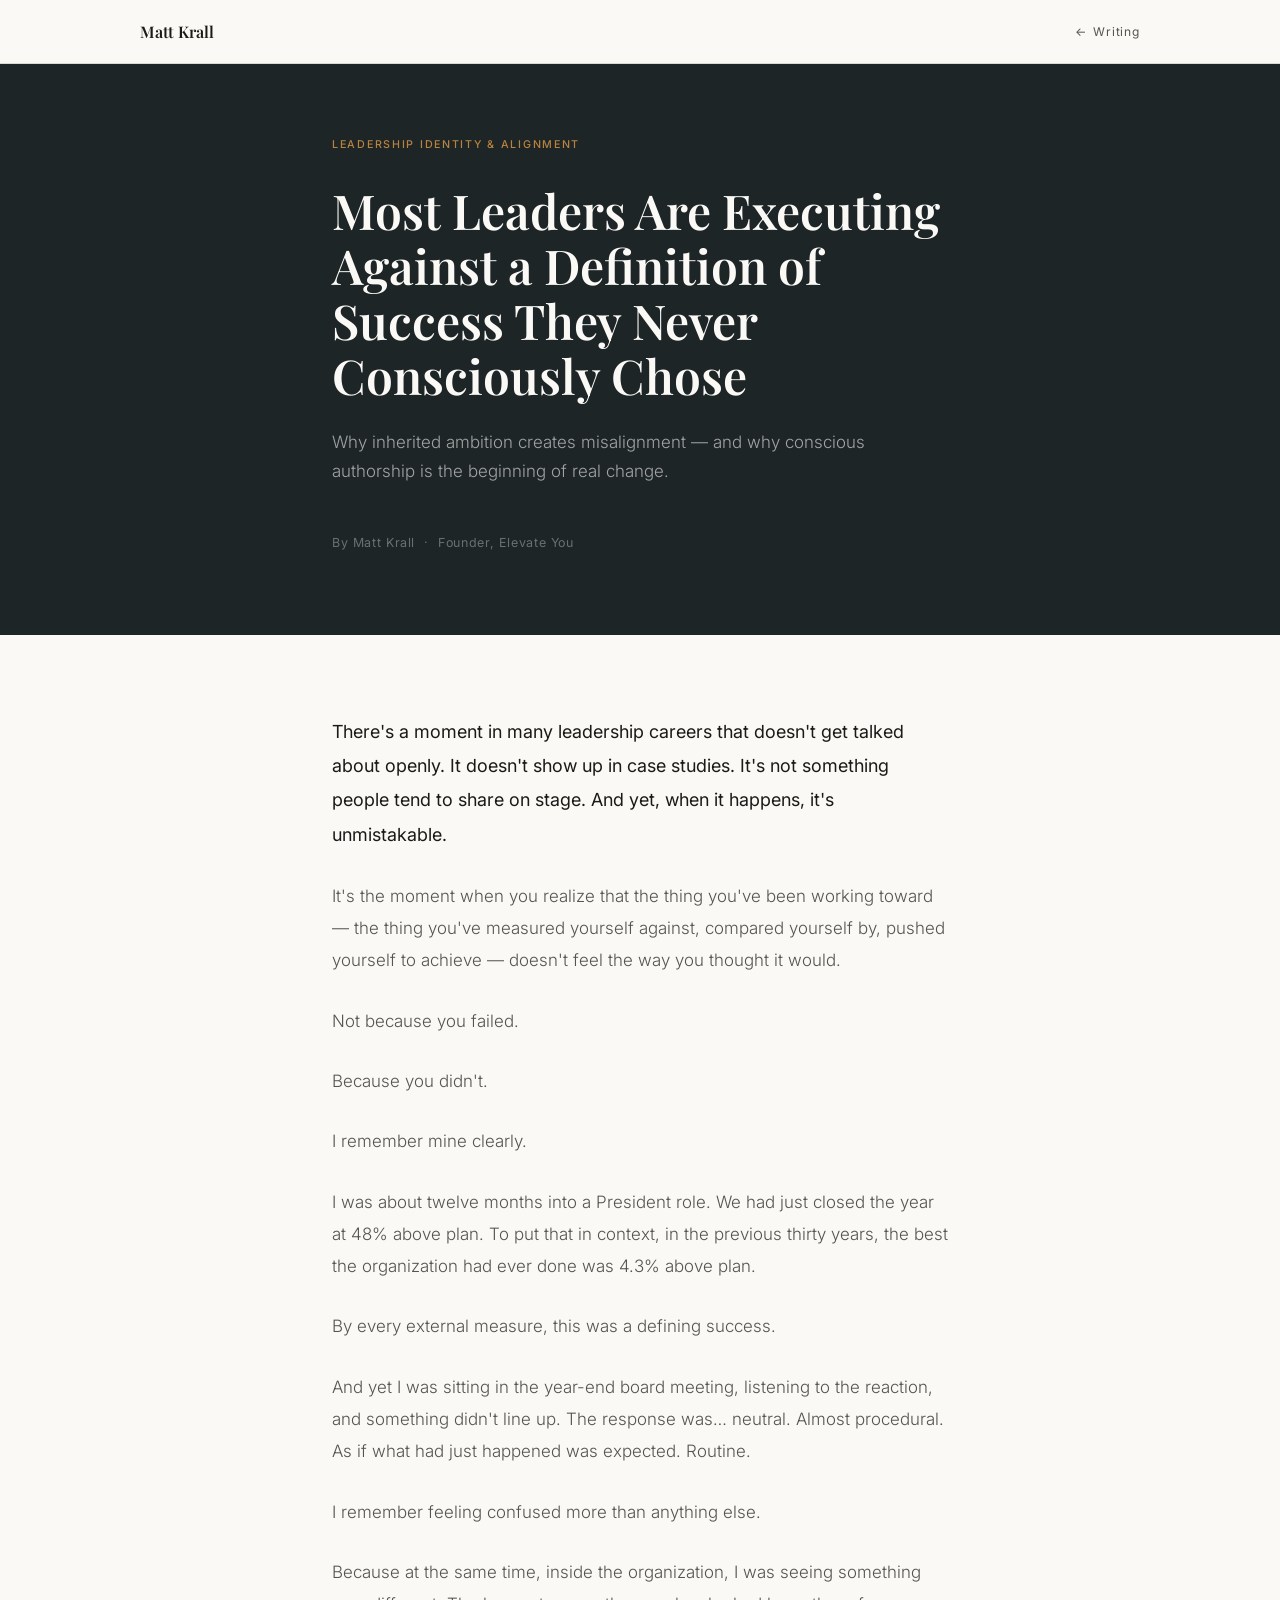
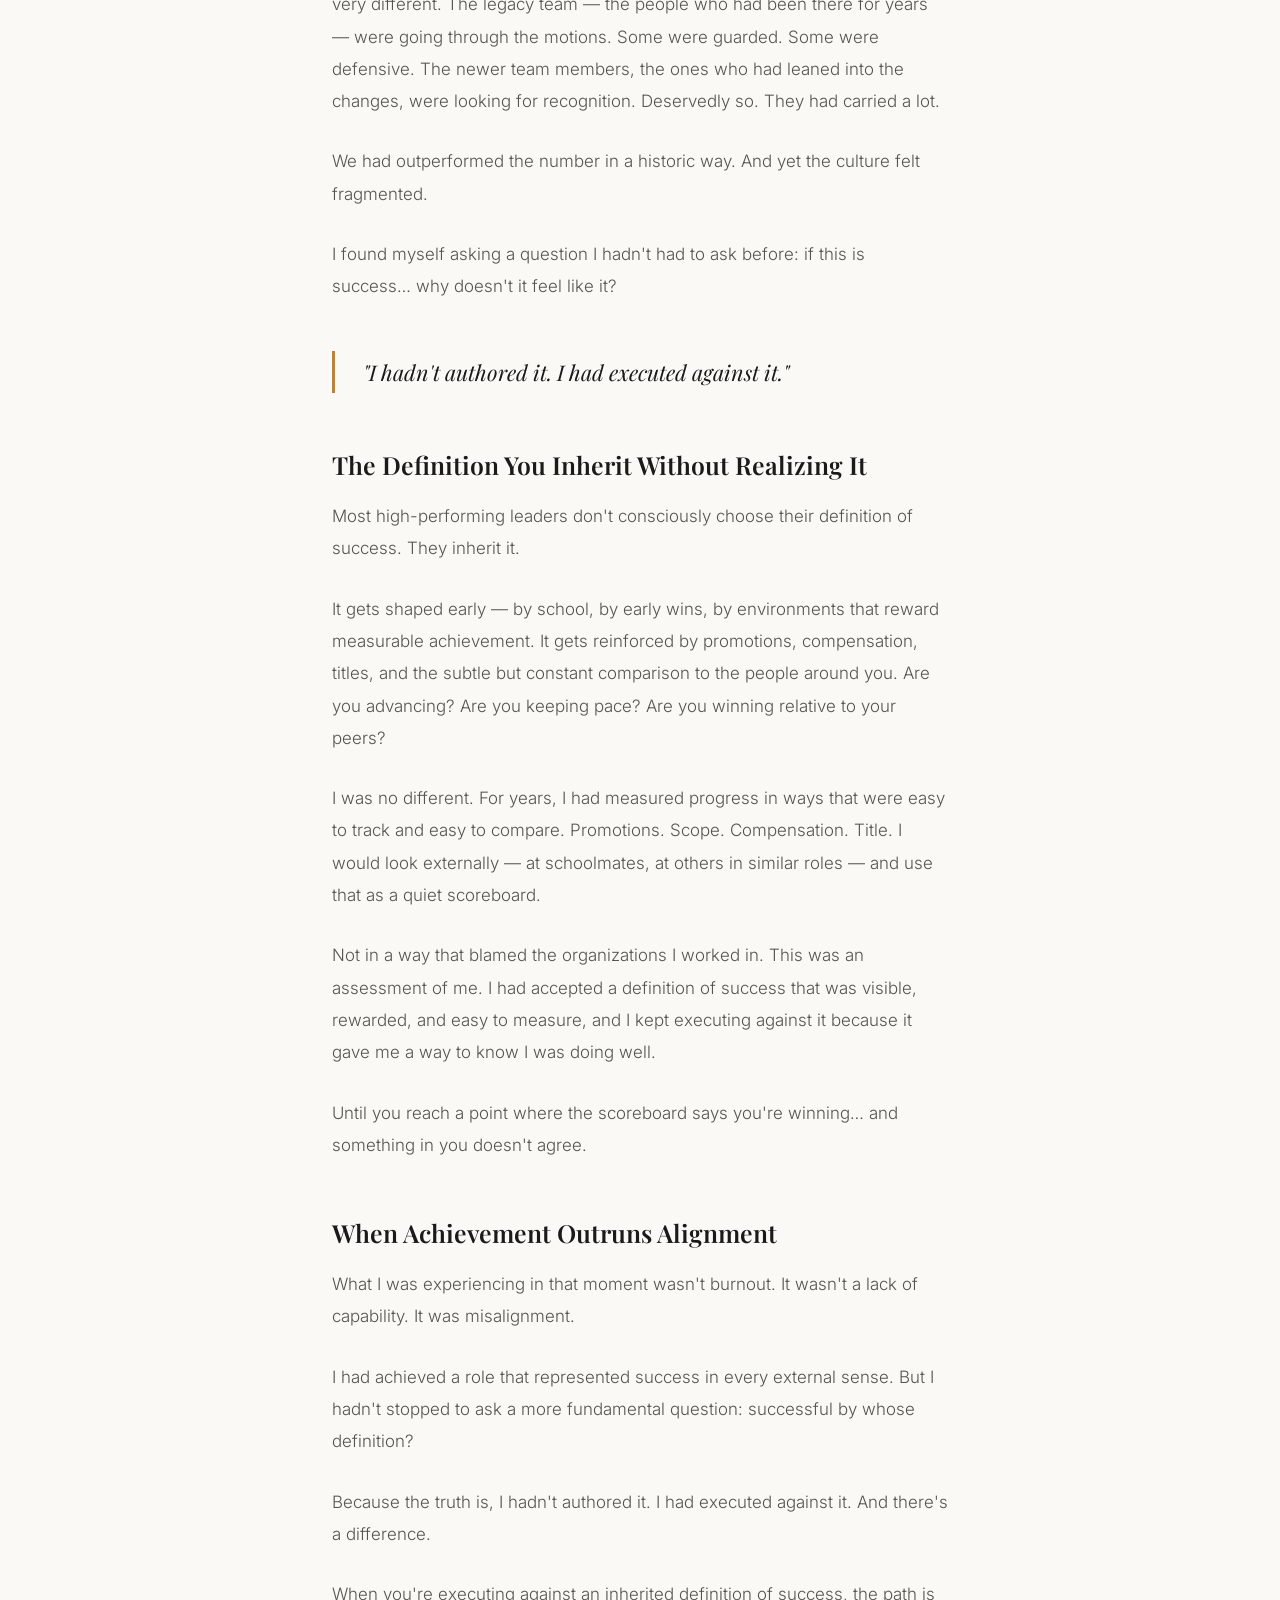
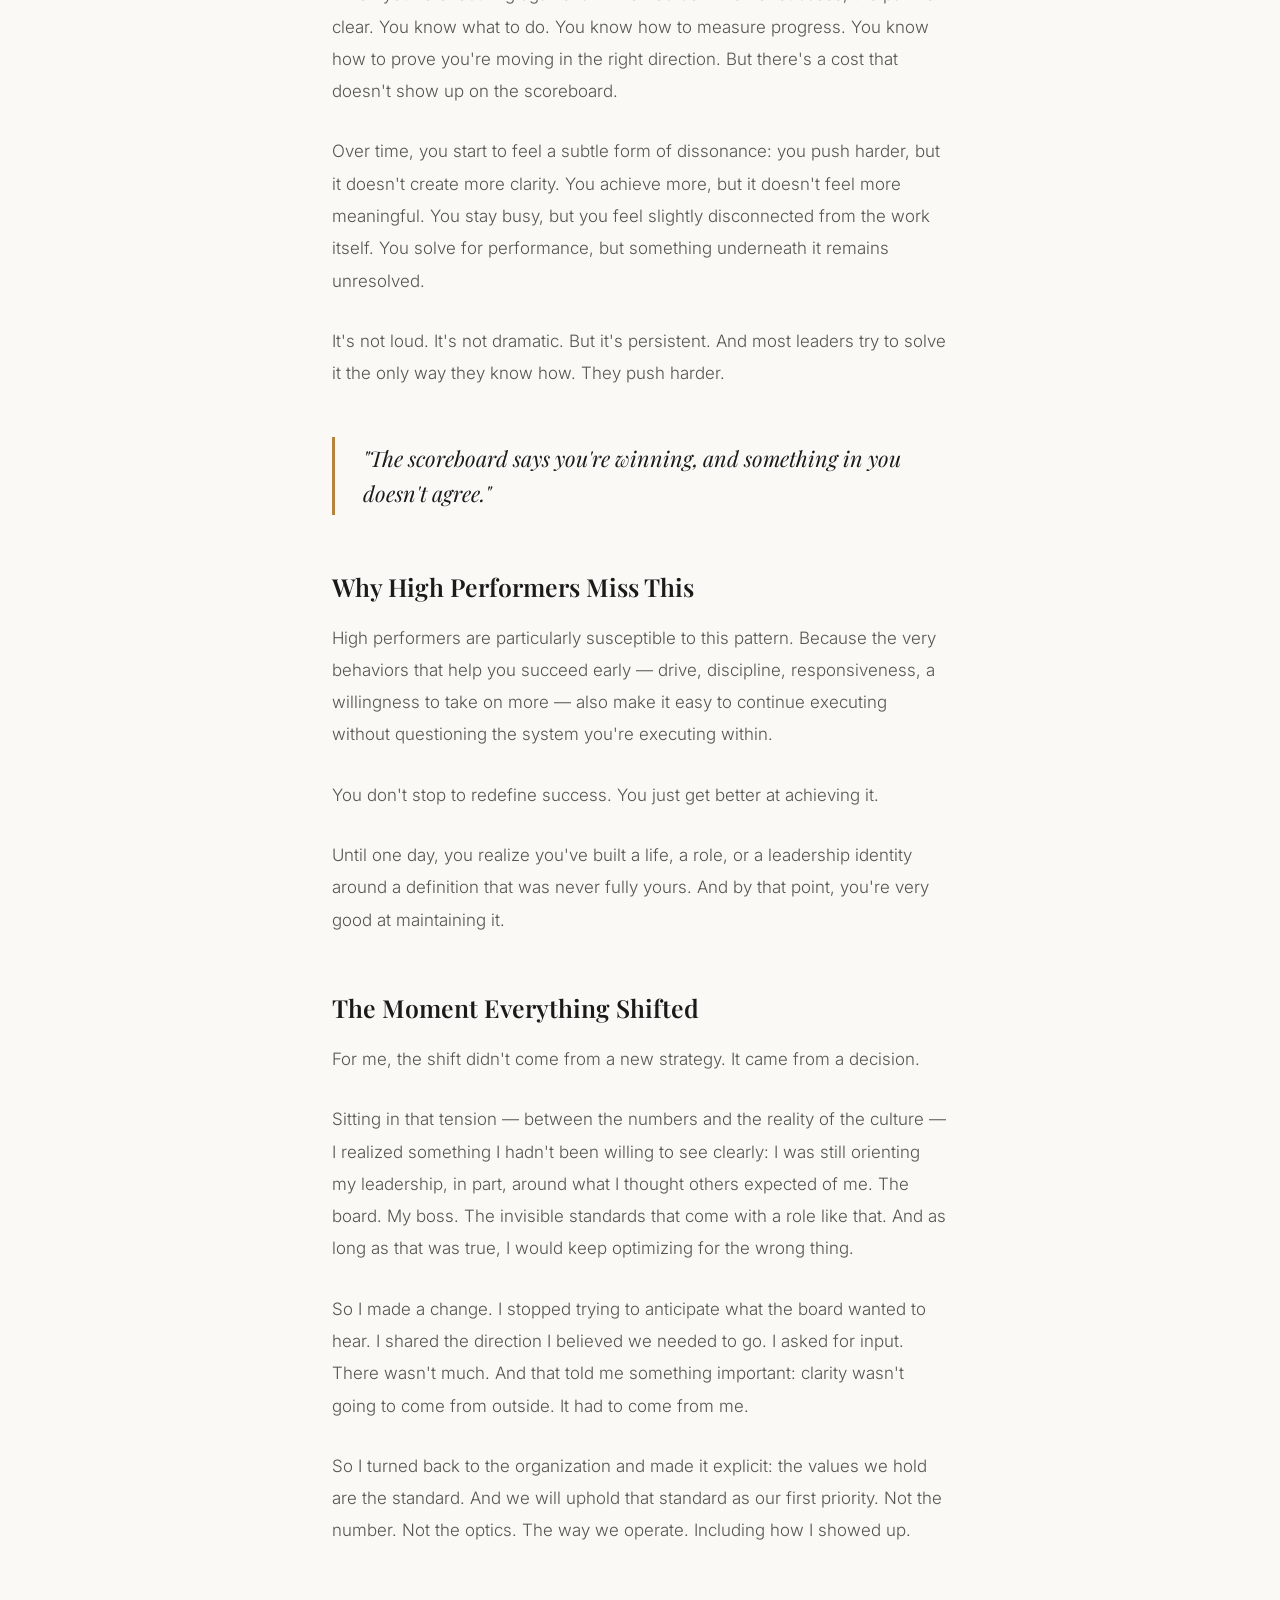
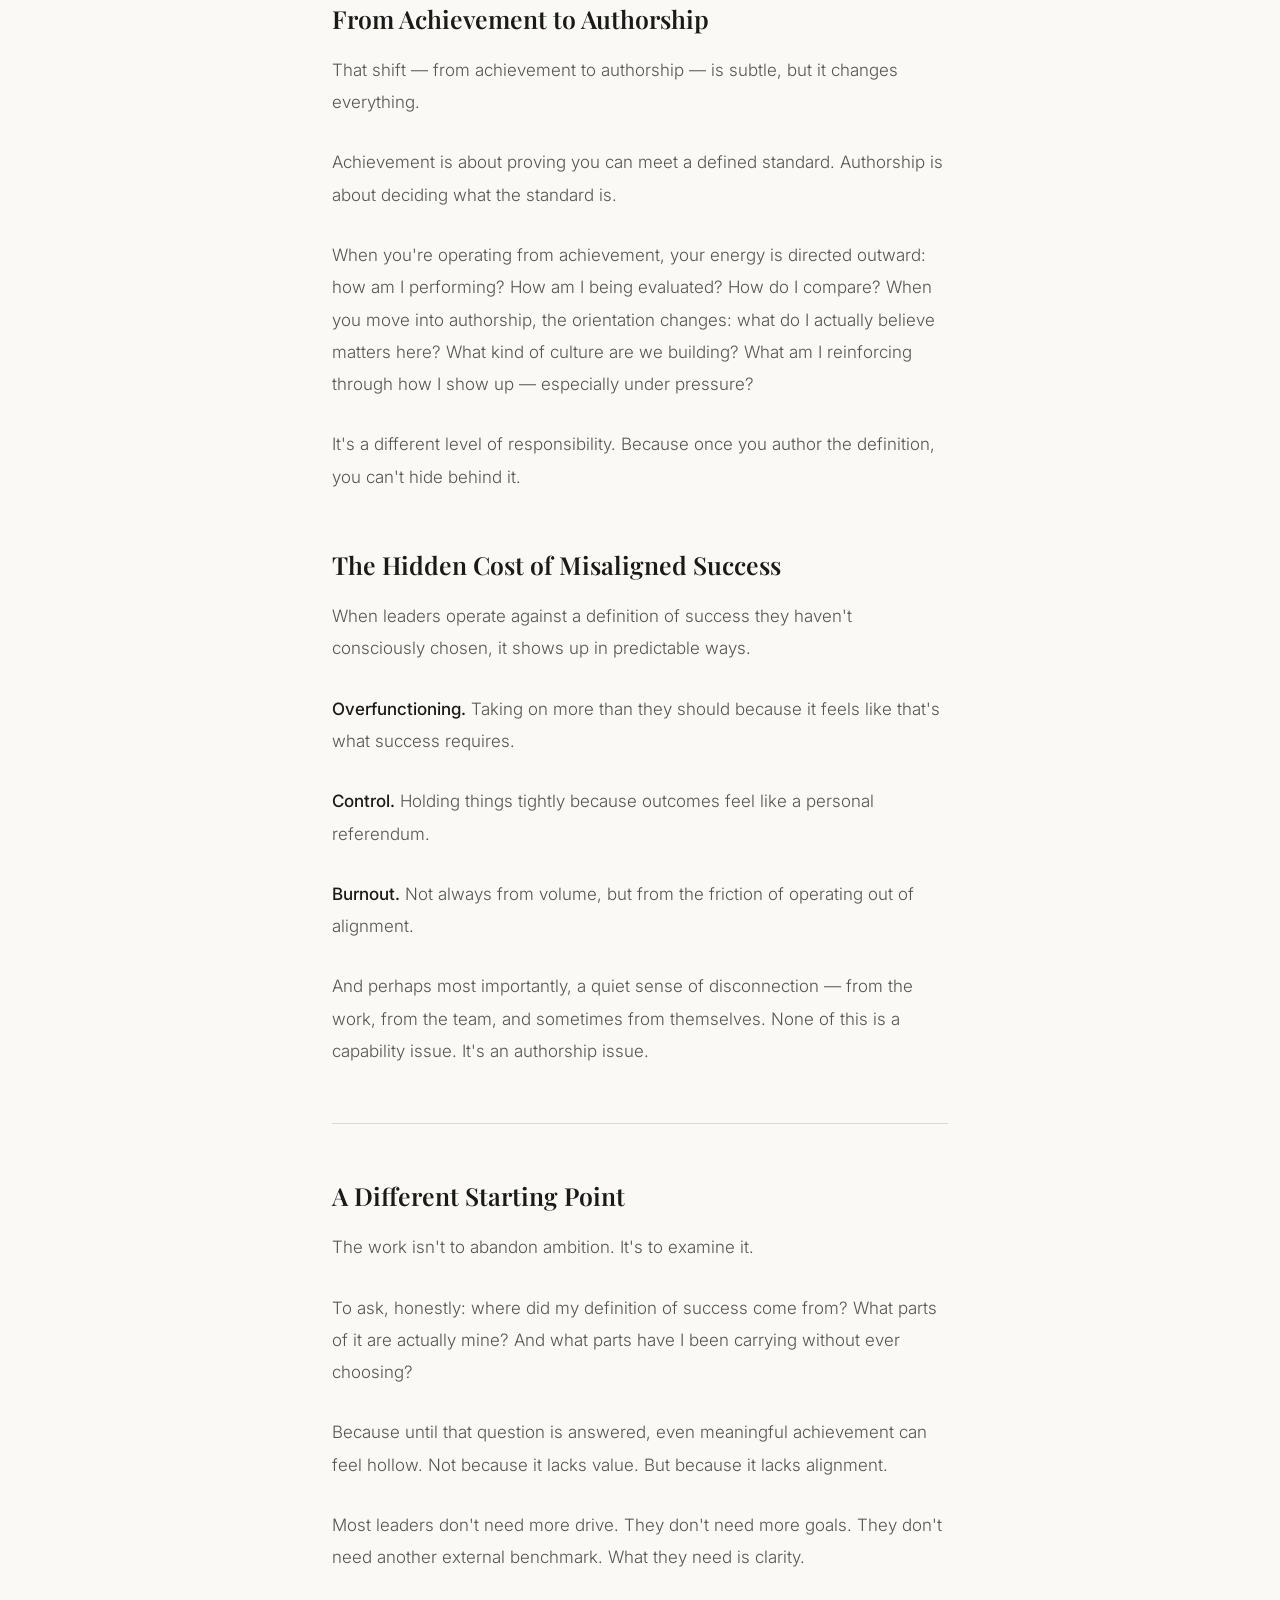
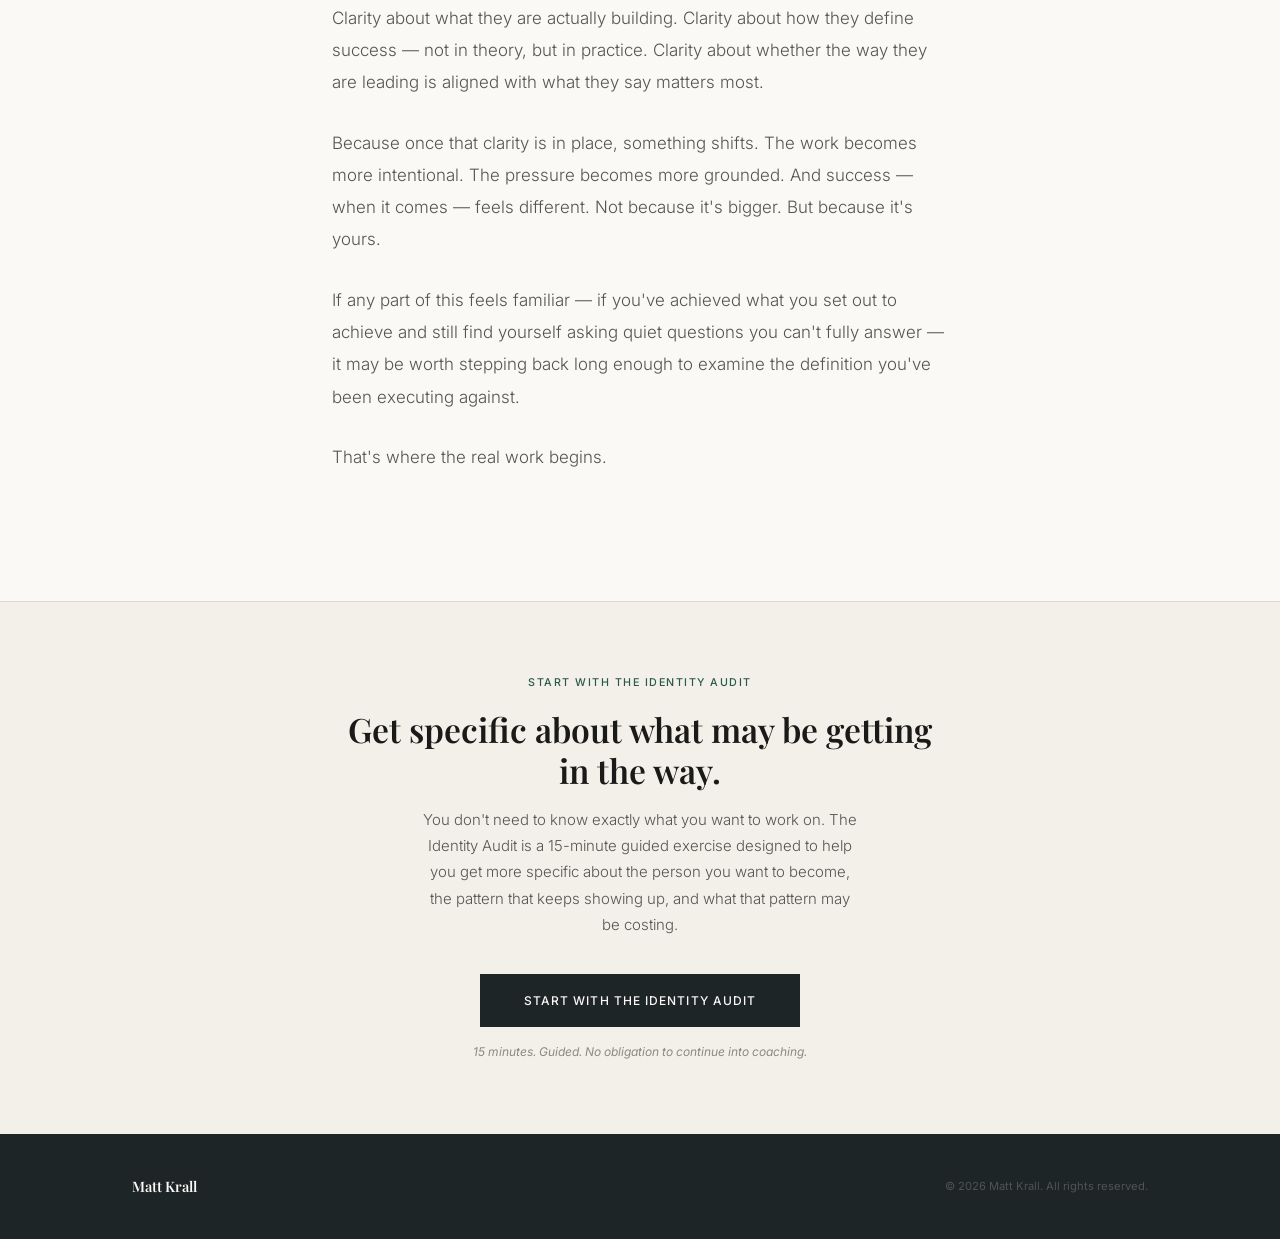
<file: articles/most-leaders-definition-of-success.html>
<!DOCTYPE html>
<html lang="en">
<head>
  <meta charset="UTF-8">
  <!-- Google tag (gtag.js) -->
  <script async src="https://www.googletagmanager.com/gtag/js?id=G-2R4MK1FPHH"></script>
  <script>
    window.dataLayer = window.dataLayer || [];
    function gtag(){dataLayer.push(arguments);}
    gtag('js', new Date());
    gtag('config', 'G-2R4MK1FPHH');
  </script>

  <meta name="viewport" content="width=device-width, initial-scale=1.0">
  <title>Most Leaders Are Executing Against a Definition of Success They Never Consciously Chose — Matt Krall</title>
  <meta name="description" content="Why inherited ambition creates misalignment — and why conscious authorship is the beginning of real change.">
  <meta name="author" content="Matt Krall">
  <meta name="robots" content="index, follow">
  <link rel="author" href="https://mattkrall.com/about-matt-krall">
  <link rel="canonical" href="https://mattkrall.com/articles/most-leaders-definition-of-success.html">

  <!-- Open Graph -->
  <meta property="og:type" content="article">
  <meta property="og:title" content="Most Leaders Are Executing Against a Definition of Success They Never Consciously Chose">
  <meta property="og:description" content="Why inherited ambition creates misalignment — and why conscious authorship is the beginning of real change.">
  <meta property="og:url" content="https://mattkrall.com/articles/most-leaders-definition-of-success.html">
  <meta property="og:site_name" content="Matt Krall">

  <!-- Twitter Card -->
  <meta name="twitter:card" content="summary">
  <meta name="twitter:title" content="Most Leaders Are Executing Against a Definition of Success They Never Consciously Chose">
  <meta name="twitter:description" content="Why inherited ambition creates misalignment — and why conscious authorship is the beginning of real change.">

  <!-- Structured Data -->
  <script type="application/ld+json">
  {
    "@context": "https://schema.org",
    "@type": "Article",
    "headline": "Most Leaders Are Executing Against a Definition of Success They Never Consciously Chose",
    "description": "Why inherited ambition creates misalignment — and why conscious authorship is the beginning of real change.",
    "author": {
      "@type": "Person",
      "@id": "https://mattkrall.com/#matt-krall",
      "name": "Matt Krall",
      "url": "https://mattkrall.com/about-matt-krall"
    },
    "publisher": {
      "@type": "Person",
      "@id": "https://mattkrall.com/#matt-krall",
      "name": "Matt Krall"
    },
    "mainEntityOfPage": "https://mattkrall.com/articles/most-leaders-definition-of-success.html"
  }
  </script>
  <script type="application/ld+json">
  {
    "@context": "https://schema.org",
    "@type": "BreadcrumbList",
    "itemListElement": [
      { "@type": "ListItem", "position": 1, "name": "Matt Krall", "item": "https://mattkrall.com/" },
      { "@type": "ListItem", "position": 2, "name": "Writing", "item": "https://mattkrall.com/writing" },
      { "@type": "ListItem", "position": 3, "name": "Most Leaders Are Executing Against a Definition of Success They Never Consciously Chose" }
    ]
  }
  </script>

  <link rel="preconnect" href="https://fonts.googleapis.com">
  <link rel="preconnect" href="https://fonts.gstatic.com" crossorigin>
  <link href="https://fonts.googleapis.com/css2?family=Playfair+Display:ital,wght@0,400;0,600;0,700;1,400;1,600&family=Inter:ital,wght@0,300;0,400;0,500;1,300;1,400&display=swap" rel="stylesheet">
  <style>

    *, *::before, *::after { box-sizing: border-box; margin: 0; padding: 0; }
    img { display: block; max-width: 100%; }
    a { text-decoration: none; }

    :root {
      --cream:       #FAF9F6;
      --cream-mid:   #F3F0EA;
      --cream-dark:  #EAE6DD;
      --ink:         #1A1A18;
      --charcoal:    #1E2527;
      --slate:       #555550;
      --slate-light: #8A8A82;
      --green:       #2A5A43;
      --amber:       #B8833E;
      --rule:        #DDD9D0;
    }

    html { font-size: 16px; scroll-behavior: smooth; }

    body {
      background-color: var(--cream);
      color: var(--ink);
      font-family: 'Inter', -apple-system, BlinkMacSystemFont, sans-serif;
      font-weight: 400;
      line-height: 1.75;
      -webkit-font-smoothing: antialiased;
    }

    .wrap {
      max-width: 680px;
      margin: 0 auto;
      padding: 0 32px;
    }
    .wrap--wide {
      max-width: 1080px;
      margin: 0 auto;
      padding: 0 32px;
    }

    h1, h2, h3 {
      font-family: 'Playfair Display', Georgia, serif;
      line-height: 1.2;
      font-weight: 600;
    }

    .nav {
      position: fixed;
      top: 0; left: 0; right: 0;
      z-index: 200;
      height: 64px;
      background-color: var(--cream);
      border-bottom: 1px solid var(--rule);
      display: flex;
      align-items: center;
    }
    .nav__inner {
      display: flex;
      align-items: center;
      justify-content: space-between;
      width: 100%;
      padding: 0 40px;
    }
    .nav__brand {
      font-family: 'Playfair Display', serif;
      font-size: 1rem;
      font-weight: 600;
      color: var(--ink);
    }
    .nav__back {
      font-size: 0.75rem;
      font-weight: 400;
      letter-spacing: 0.07em;
      color: var(--slate);
      display: flex;
      align-items: center;
      gap: 6px;
      transition: color 0.2s;
    }
    .nav__back::before { content: '←'; }
    .nav__back:hover { color: var(--ink); }

    .btn {
      display: inline-block;
      font-family: 'Inter', sans-serif;
      font-size: 0.75rem;
      font-weight: 500;
      letter-spacing: 0.09em;
      text-transform: uppercase;
      padding: 12px 28px;
      cursor: pointer;
      border: none;
      transition: background-color 0.2s ease, color 0.2s ease;
    }
    .btn--dark {
      background-color: var(--charcoal);
      color: var(--cream);
    }
    .btn--dark:hover { background-color: #111618; }

    .article-header {
      padding-top: 64px;
      background-color: var(--charcoal);
      padding-bottom: 80px;
    }
    .article-header__inner {
      padding-top: 72px;
    }
    .article-header__category {
      display: block;
      font-size: 0.67rem;
      font-weight: 500;
      letter-spacing: 0.16em;
      text-transform: uppercase;
      color: var(--amber);
      margin-bottom: 28px;
    }
    .article-header__title {
      font-size: clamp(1.9rem, 4vw, 3rem);
      color: var(--cream);
      line-height: 1.15;
      margin-bottom: 24px;
      max-width: 640px;
    }
    .article-header__subtitle {
      font-size: 1.0625rem;
      color: rgba(250,249,246,0.60);
      line-height: 1.75;
      font-weight: 300;
      max-width: 540px;
      margin-bottom: 40px;
    }
    .article-header__byline {
      font-size: 0.78rem;
      color: rgba(250,249,246,0.35);
      letter-spacing: 0.05em;
    }

    .article-body {
      padding: 80px 0 100px;
    }
    .article-body p {
      font-size: 1.0625rem;
      color: var(--slate);
      line-height: 1.9;
      margin-bottom: 28px;
      font-weight: 300;
    }
    .article-body p:first-child {
      font-size: 1.125rem;
      color: var(--ink);
      font-weight: 400;
    }
    .article-body h2 {
      font-size: clamp(1.2rem, 2.2vw, 1.55rem);
      color: var(--ink);
      margin: 56px 0 20px;
      line-height: 1.25;
    }
    .article-body strong {
      font-weight: 500;
      color: var(--ink);
    }

    .pull-quote {
      font-family: 'Playfair Display', serif;
      font-size: clamp(1.1rem, 2vw, 1.35rem);
      font-style: italic;
      color: var(--ink);
      border-left: 3px solid var(--amber);
      padding: 4px 0 4px 28px;
      margin: 48px 0;
      line-height: 1.6;
    }

    .article-divider {
      border: none;
      border-top: 1px solid var(--rule);
      margin: 56px 0;
    }

    .article-cta {
      background-color: var(--cream-mid);
      border-top: 1px solid var(--rule);
      padding: 72px 0;
      text-align: center;
    }
    .article-cta__label {
      display: block;
      font-size: 0.67rem;
      font-weight: 500;
      letter-spacing: 0.14em;
      text-transform: uppercase;
      color: var(--green);
      margin-bottom: 16px;
    }
    .article-cta__headline {
      font-family: 'Playfair Display', serif;
      font-size: clamp(1.5rem, 3vw, 2.1rem);
      color: var(--ink);
      line-height: 1.22;
      margin-bottom: 16px;
    }
    .article-cta__support {
      font-size: 0.9375rem;
      color: var(--slate);
      line-height: 1.75;
      max-width: 440px;
      margin: 0 auto 36px;
      font-weight: 300;
    }
    .article-cta__note {
      margin-top: 14px;
      font-size: 0.75rem;
      color: var(--slate-light);
      font-style: italic;
    }

    .footer {
      background-color: var(--charcoal);
      padding: 40px 0;
    }
    .footer__inner {
      display: flex;
      justify-content: space-between;
      align-items: center;
    }
    .footer__brand {
      font-family: 'Playfair Display', serif;
      font-size: 0.9rem;
      font-weight: 600;
      color: var(--cream);
    }
    .footer__copy {
      font-size: 0.7rem;
      color: rgba(250,249,246,0.22);
    }

    @media (max-width: 768px) {
      .nav__inner { padding: 0 24px; }
      .wrap { padding: 0 24px; }
      .wrap--wide { padding: 0 24px; }
      .article-header__inner { padding-top: 56px; }
      .footer__inner { flex-direction: column; gap: 16px; text-align: center; }
    }

  </style>
</head>
<body>

  <nav class="nav" aria-label="Main navigation">
    <div class="nav__inner wrap--wide">
      <a href="/" class="nav__brand">Matt Krall</a>
      <a href="/writing" class="nav__back">Writing</a>
    </div>
  </nav>


  <header class="article-header">
    <div class="wrap article-header__inner">
      <span class="article-header__category">Leadership Identity &amp; Alignment</span>
      <h1 class="article-header__title">Most Leaders Are Executing Against a Definition of Success They Never Consciously Chose</h1>
      <p class="article-header__subtitle">Why inherited ambition creates misalignment — and why conscious authorship is the beginning of real change.</p>
      <span class="article-header__byline">By Matt Krall &nbsp;·&nbsp; Founder, Elevate You</span>
    </div>
  </header>


  <article class="article-body">
    <div class="wrap">

      <p>There's a moment in many leadership careers that doesn't get talked about openly. It doesn't show up in case studies. It's not something people tend to share on stage. And yet, when it happens, it's unmistakable.</p>

      <p>It's the moment when you realize that the thing you've been working toward — the thing you've measured yourself against, compared yourself by, pushed yourself to achieve — doesn't feel the way you thought it would.</p>

      <p>Not because you failed.</p>

      <p>Because you didn't.</p>

      <p>I remember mine clearly.</p>

      <p>I was about twelve months into a President role. We had just closed the year at 48% above plan. To put that in context, in the previous thirty years, the best the organization had ever done was 4.3% above plan.</p>

      <p>By every external measure, this was a defining success.</p>

      <p>And yet I was sitting in the year-end board meeting, listening to the reaction, and something didn't line up. The response was… neutral. Almost procedural. As if what had just happened was expected. Routine.</p>

      <p>I remember feeling confused more than anything else.</p>

      <p>Because at the same time, inside the organization, I was seeing something very different. The legacy team — the people who had been there for years — were going through the motions. Some were guarded. Some were defensive. The newer team members, the ones who had leaned into the changes, were looking for recognition. Deservedly so. They had carried a lot.</p>

      <p>We had outperformed the number in a historic way. And yet the culture felt fragmented.</p>

      <p>I found myself asking a question I hadn't had to ask before: if this is success… why doesn't it feel like it?</p>

      <blockquote class="pull-quote">"I hadn't authored it. I had executed against it."</blockquote>

      <h2>The Definition You Inherit Without Realizing It</h2>

      <p>Most high-performing leaders don't consciously choose their definition of success. They inherit it.</p>

      <p>It gets shaped early — by school, by early wins, by environments that reward measurable achievement. It gets reinforced by promotions, compensation, titles, and the subtle but constant comparison to the people around you. Are you advancing? Are you keeping pace? Are you winning relative to your peers?</p>

      <p>I was no different. For years, I had measured progress in ways that were easy to track and easy to compare. Promotions. Scope. Compensation. Title. I would look externally — at schoolmates, at others in similar roles — and use that as a quiet scoreboard.</p>

      <p>Not in a way that blamed the organizations I worked in. This was an assessment of me. I had accepted a definition of success that was visible, rewarded, and easy to measure, and I kept executing against it because it gave me a way to know I was doing well.</p>

      <p>Until you reach a point where the scoreboard says you're winning… and something in you doesn't agree.</p>

      <h2>When Achievement Outruns Alignment</h2>

      <p>What I was experiencing in that moment wasn't burnout. It wasn't a lack of capability. It was misalignment.</p>

      <p>I had achieved a role that represented success in every external sense. But I hadn't stopped to ask a more fundamental question: successful by whose definition?</p>

      <p>Because the truth is, I hadn't authored it. I had executed against it. And there's a difference.</p>

      <p>When you're executing against an inherited definition of success, the path is clear. You know what to do. You know how to measure progress. You know how to prove you're moving in the right direction. But there's a cost that doesn't show up on the scoreboard.</p>

      <p>Over time, you start to feel a subtle form of dissonance: you push harder, but it doesn't create more clarity. You achieve more, but it doesn't feel more meaningful. You stay busy, but you feel slightly disconnected from the work itself. You solve for performance, but something underneath it remains unresolved.</p>

      <p>It's not loud. It's not dramatic. But it's persistent. And most leaders try to solve it the only way they know how. They push harder.</p>

      <blockquote class="pull-quote">"The scoreboard says you're winning, and something in you doesn't agree."</blockquote>

      <h2>Why High Performers Miss This</h2>

      <p>High performers are particularly susceptible to this pattern. Because the very behaviors that help you succeed early — drive, discipline, responsiveness, a willingness to take on more — also make it easy to continue executing without questioning the system you're executing within.</p>

      <p>You don't stop to redefine success. You just get better at achieving it.</p>

      <p>Until one day, you realize you've built a life, a role, or a leadership identity around a definition that was never fully yours. And by that point, you're very good at maintaining it.</p>

      <h2>The Moment Everything Shifted</h2>

      <p>For me, the shift didn't come from a new strategy. It came from a decision.</p>

      <p>Sitting in that tension — between the numbers and the reality of the culture — I realized something I hadn't been willing to see clearly: I was still orienting my leadership, in part, around what I thought others expected of me. The board. My boss. The invisible standards that come with a role like that. And as long as that was true, I would keep optimizing for the wrong thing.</p>

      <p>So I made a change. I stopped trying to anticipate what the board wanted to hear. I shared the direction I believed we needed to go. I asked for input. There wasn't much. And that told me something important: clarity wasn't going to come from outside. It had to come from me.</p>

      <p>So I turned back to the organization and made it explicit: the values we hold are the standard. And we will uphold that standard as our first priority. Not the number. Not the optics. The way we operate. Including how I showed up.</p>

      <h2>From Achievement to Authorship</h2>

      <p>That shift — from achievement to authorship — is subtle, but it changes everything.</p>

      <p>Achievement is about proving you can meet a defined standard. Authorship is about deciding what the standard is.</p>

      <p>When you're operating from achievement, your energy is directed outward: how am I performing? How am I being evaluated? How do I compare? When you move into authorship, the orientation changes: what do I actually believe matters here? What kind of culture are we building? What am I reinforcing through how I show up — especially under pressure?</p>

      <p>It's a different level of responsibility. Because once you author the definition, you can't hide behind it.</p>

      <h2>The Hidden Cost of Misaligned Success</h2>

      <p>When leaders operate against a definition of success they haven't consciously chosen, it shows up in predictable ways.</p>

      <p><strong>Overfunctioning.</strong> Taking on more than they should because it feels like that's what success requires.</p>

      <p><strong>Control.</strong> Holding things tightly because outcomes feel like a personal referendum.</p>

      <p><strong>Burnout.</strong> Not always from volume, but from the friction of operating out of alignment.</p>

      <p>And perhaps most importantly, a quiet sense of disconnection — from the work, from the team, and sometimes from themselves. None of this is a capability issue. It's an authorship issue.</p>

      <hr class="article-divider">

      <h2>A Different Starting Point</h2>

      <p>The work isn't to abandon ambition. It's to examine it.</p>

      <p>To ask, honestly: where did my definition of success come from? What parts of it are actually mine? And what parts have I been carrying without ever choosing?</p>

      <p>Because until that question is answered, even meaningful achievement can feel hollow. Not because it lacks value. But because it lacks alignment.</p>

      <p>Most leaders don't need more drive. They don't need more goals. They don't need another external benchmark. What they need is clarity.</p>

      <p>Clarity about what they are actually building. Clarity about how they define success — not in theory, but in practice. Clarity about whether the way they are leading is aligned with what they say matters most.</p>

      <p>Because once that clarity is in place, something shifts. The work becomes more intentional. The pressure becomes more grounded. And success — when it comes — feels different. Not because it's bigger. But because it's yours.</p>

      <p>If any part of this feels familiar — if you've achieved what you set out to achieve and still find yourself asking quiet questions you can't fully answer — it may be worth stepping back long enough to examine the definition you've been executing against.</p>

      <p>That's where the real work begins.</p>

    </div>
  </article>


  <section class="article-cta">
    <div class="wrap">
      <span class="article-cta__label">Start with the Identity Audit</span>
      <h2 class="article-cta__headline">Get specific about what may be getting in the way.</h2>
      <p class="article-cta__support">You don't need to know exactly what you want to work on. The Identity Audit is a 15-minute guided exercise designed to help you get more specific about the person you want to become, the pattern that keeps showing up, and what that pattern may be costing.</p>
      <a href="/identity-audit" class="btn btn--dark" style="padding: 16px 44px;">Start with the Identity Audit</a>
      <p class="article-cta__note">15 minutes. Guided. No obligation to continue into coaching.</p>
    </div>
  </section>


  <footer class="footer">
    <div class="wrap--wide footer__inner">
      <a href="/" class="footer__brand">Matt Krall</a>
      <p class="footer__copy">© 2026 Matt Krall. All rights reserved.</p>
    </div>
  </footer>

</body>
</html>
</file>
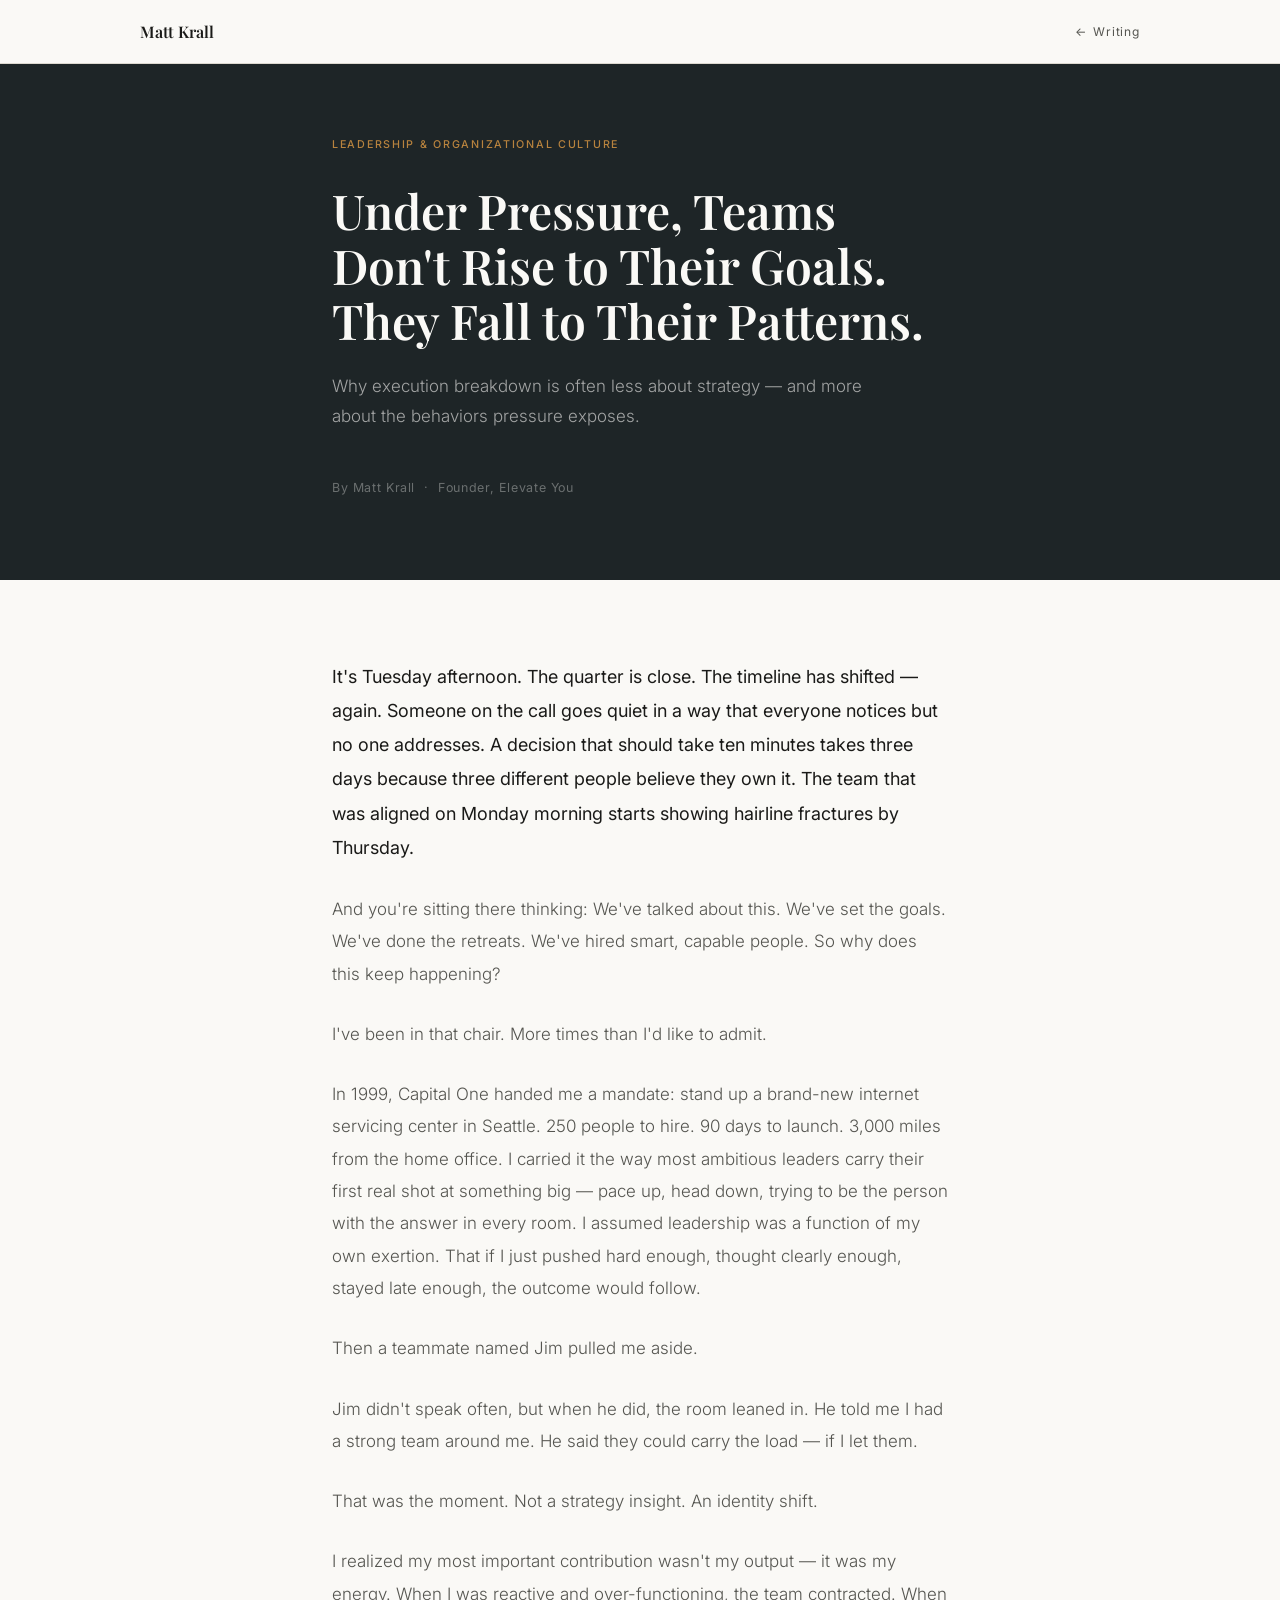
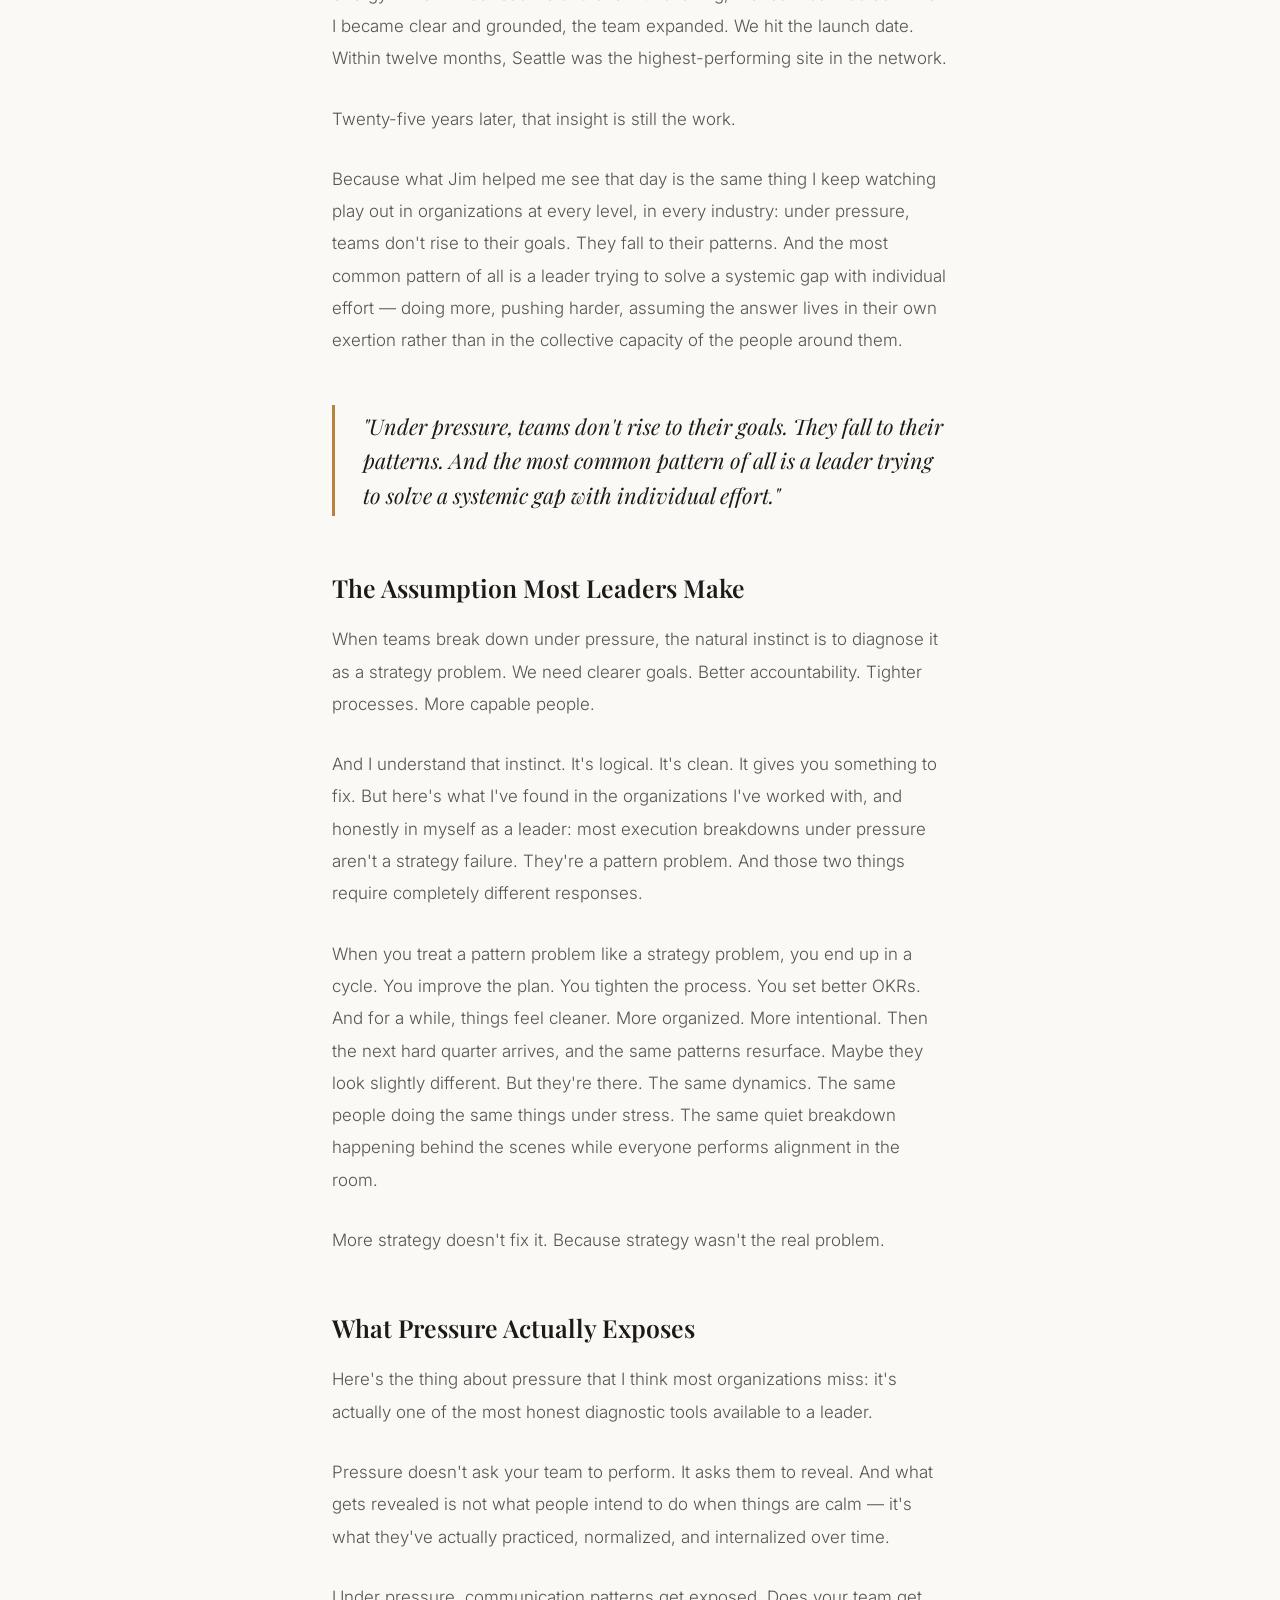
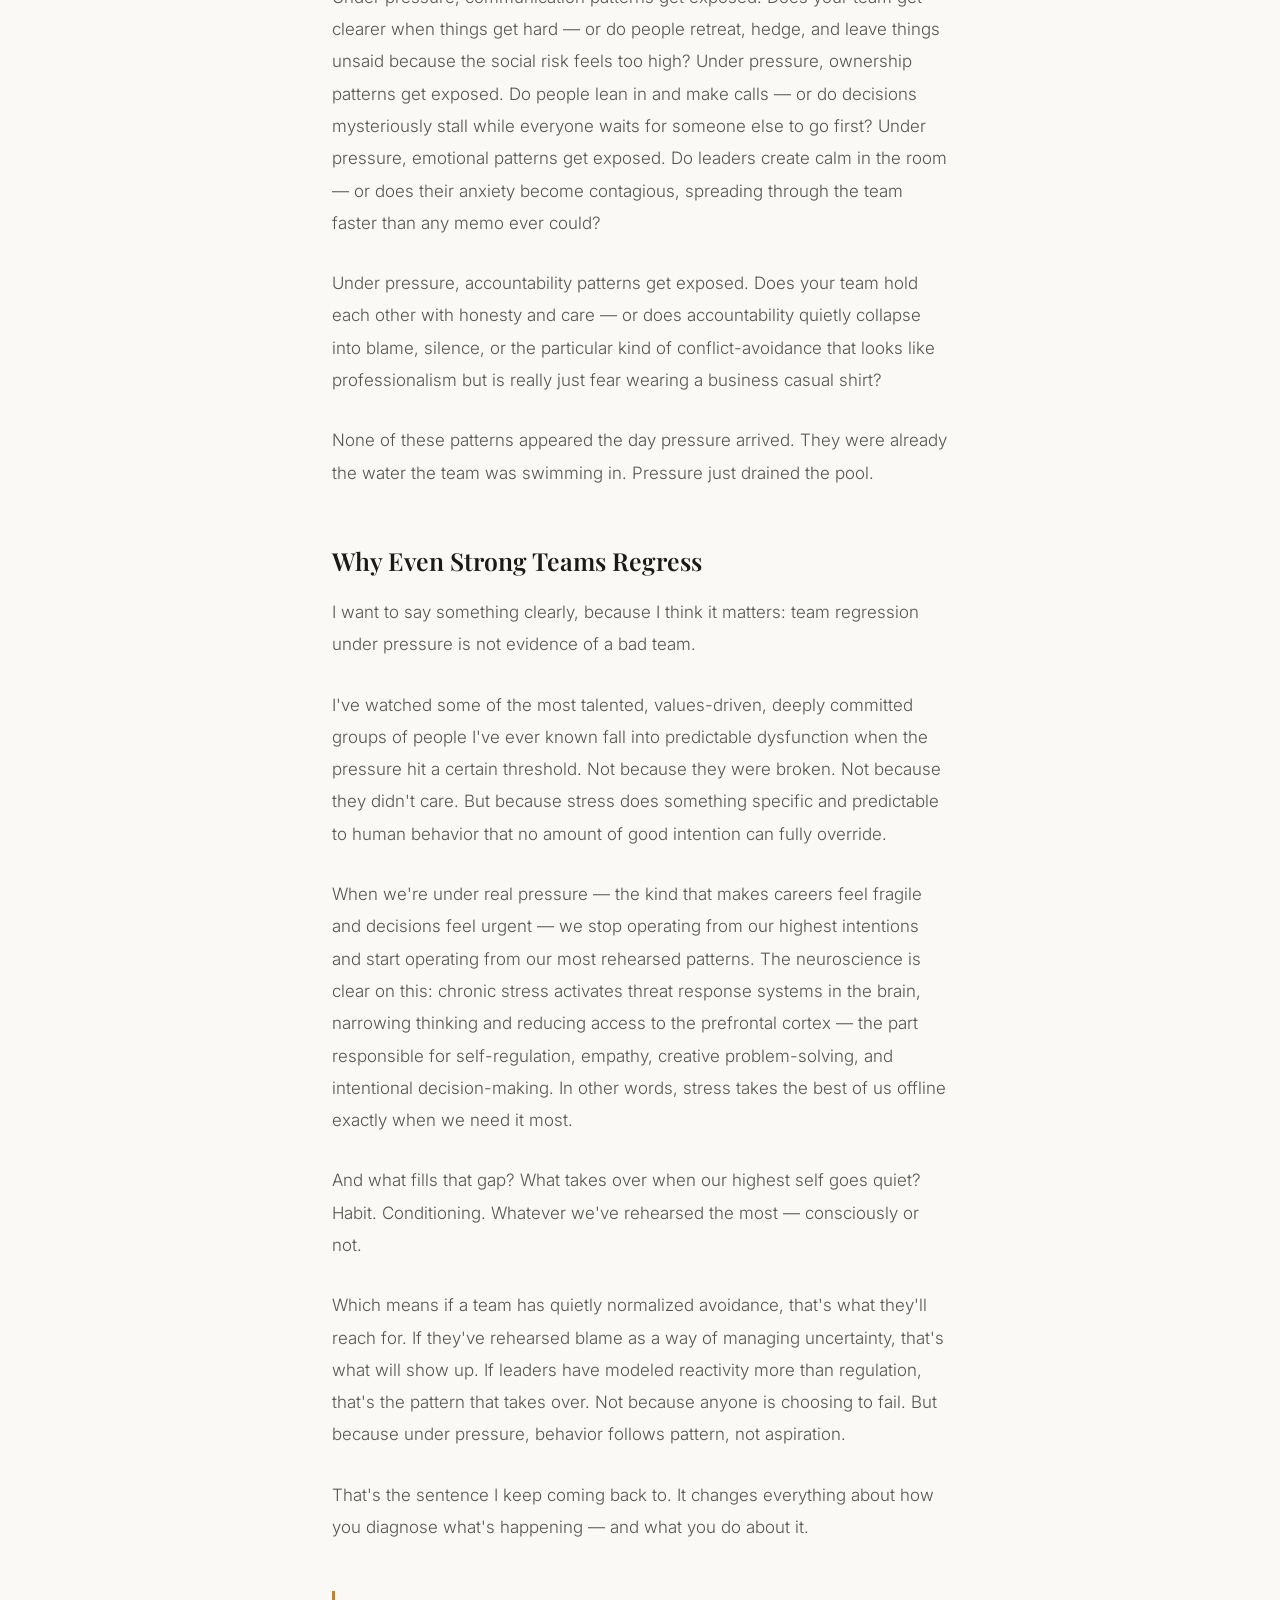
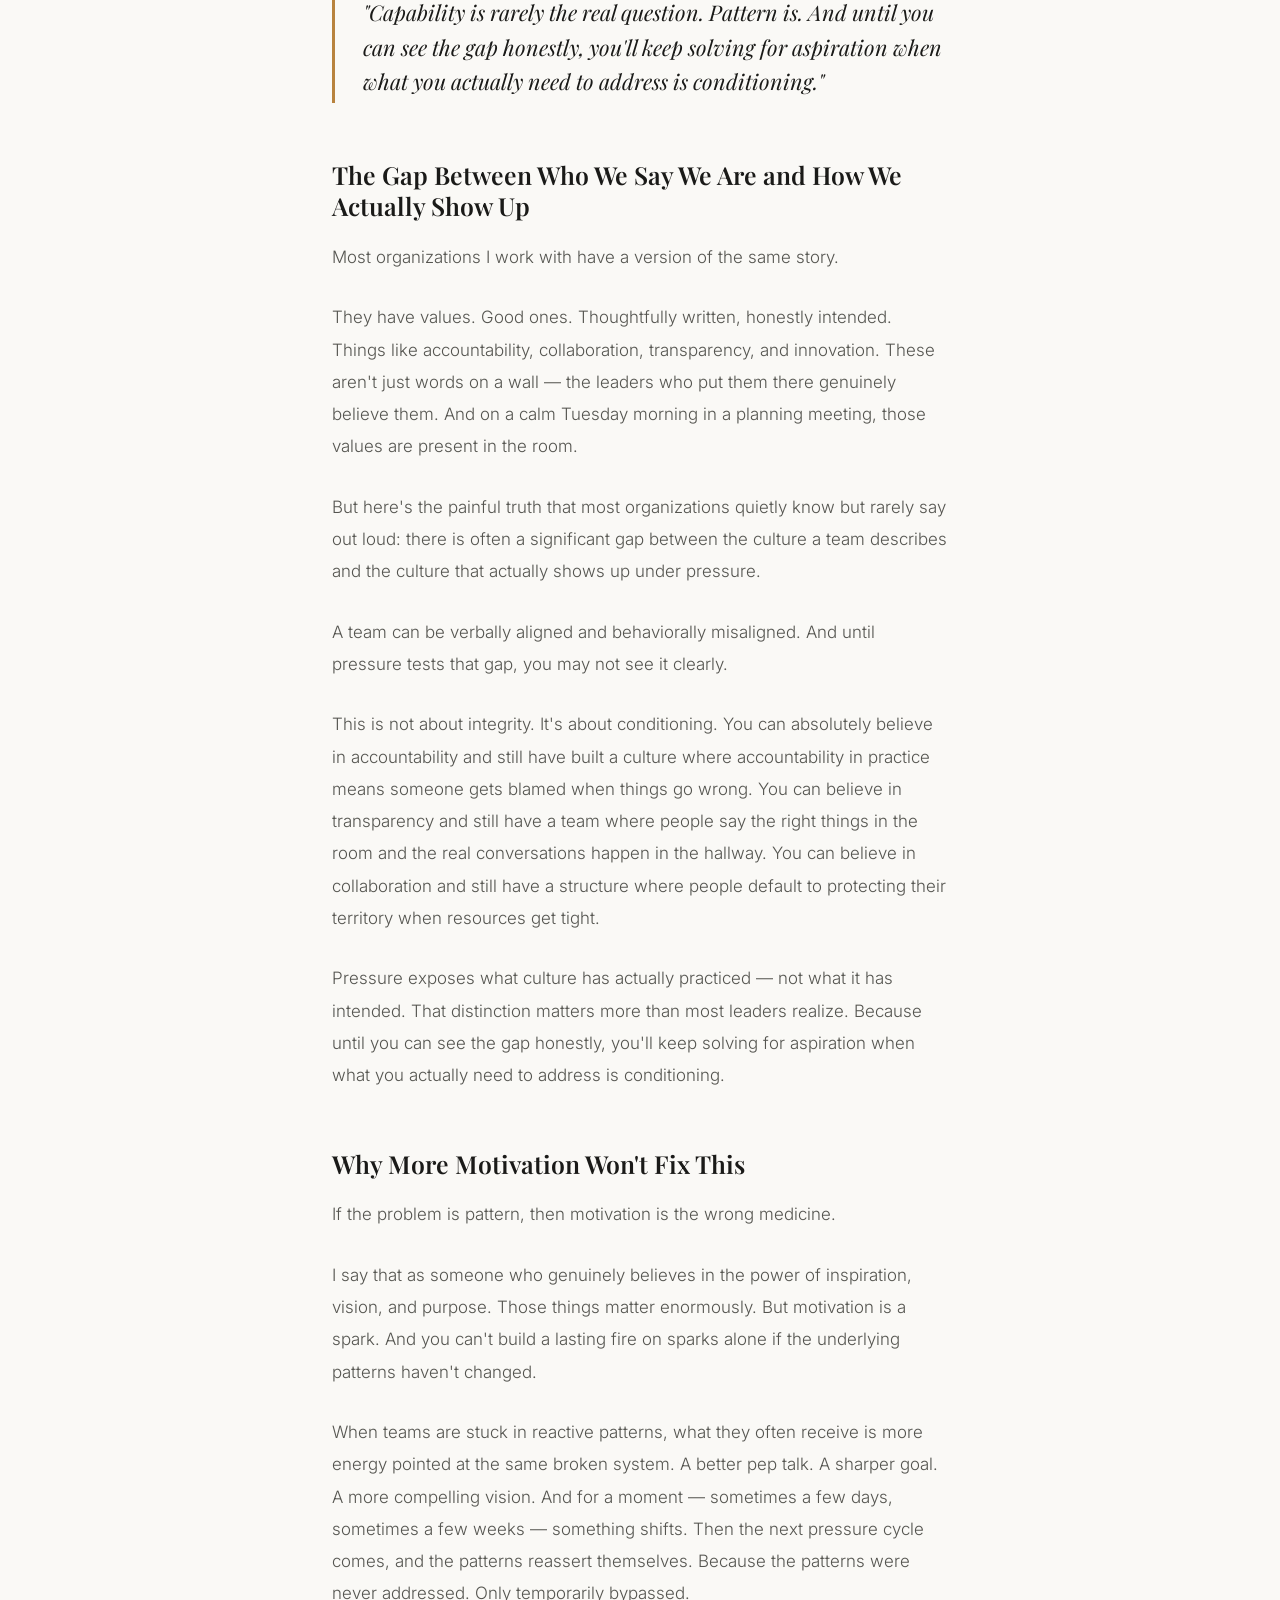
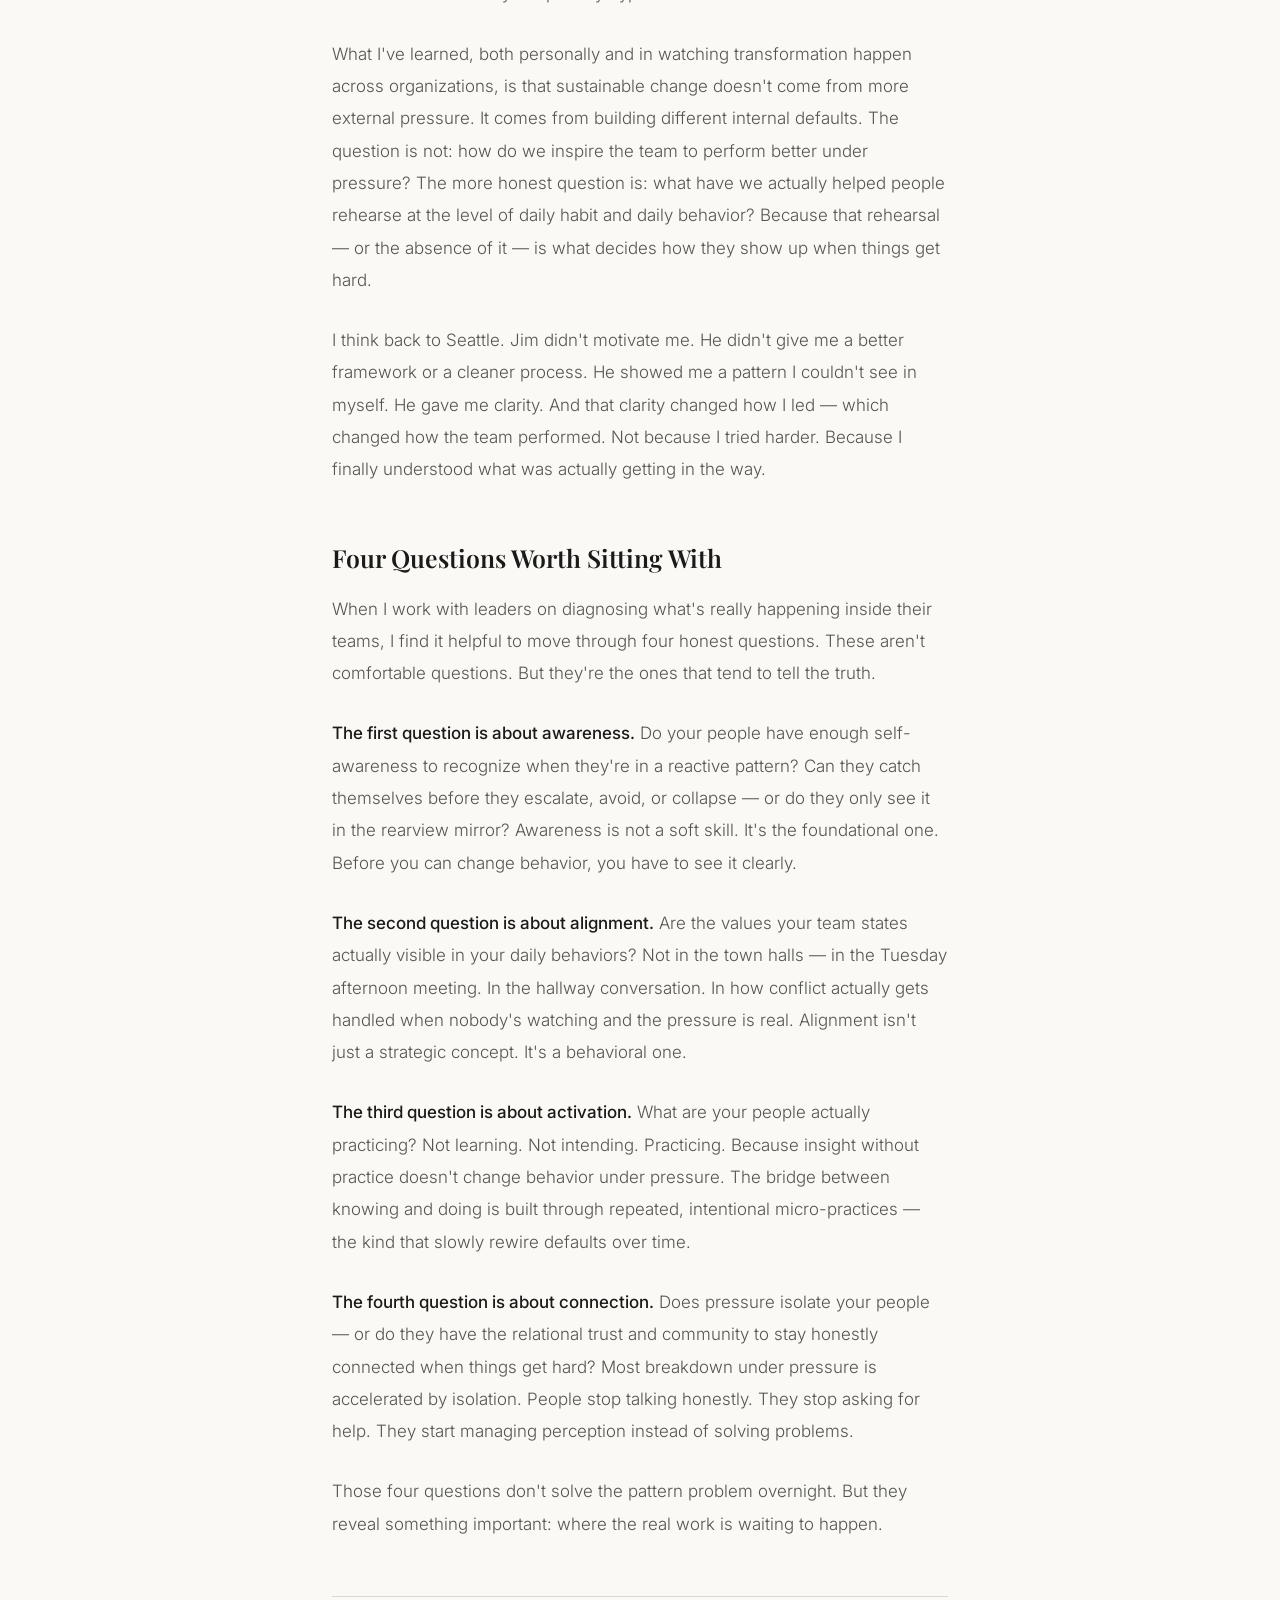
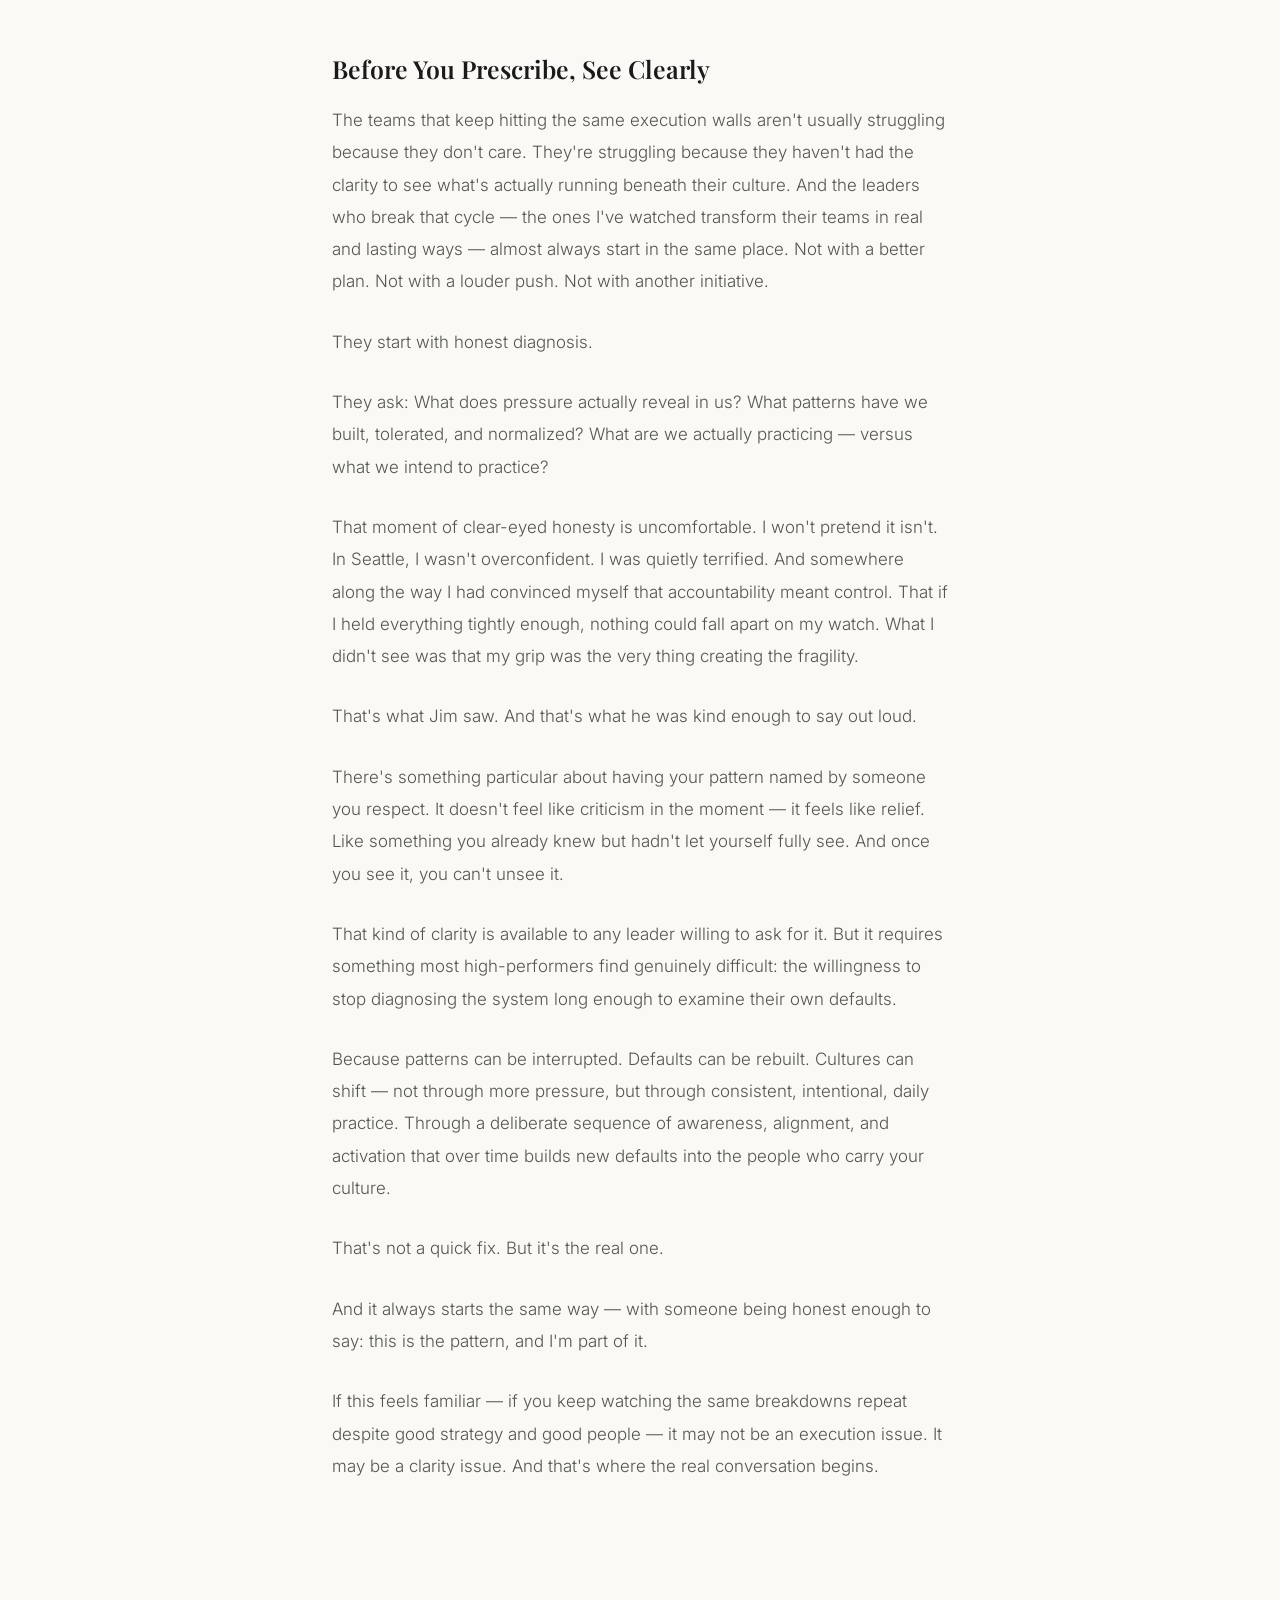
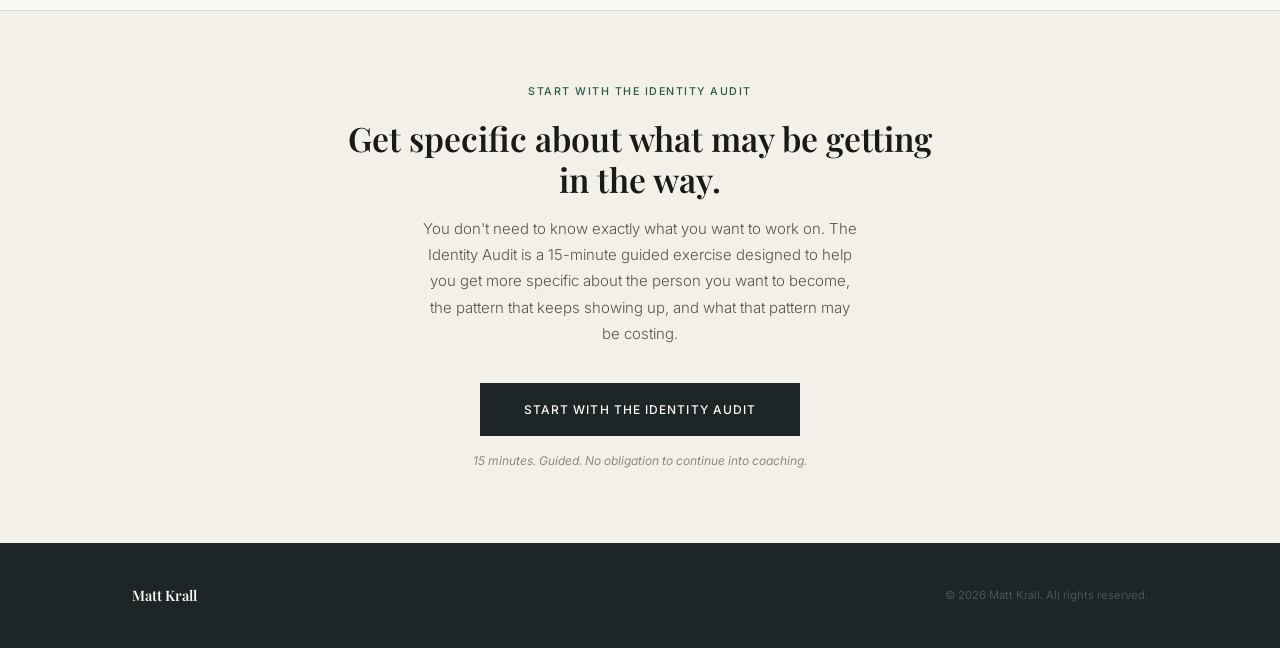
<file: articles/under-pressure.html>
<!DOCTYPE html>
<html lang="en">
<head>
  <meta charset="UTF-8">
  <!-- Google tag (gtag.js) -->
  <script async src="https://www.googletagmanager.com/gtag/js?id=G-2R4MK1FPHH"></script>
  <script>
    window.dataLayer = window.dataLayer || [];
    function gtag(){dataLayer.push(arguments);}
    gtag('js', new Date());
    gtag('config', 'G-2R4MK1FPHH');
  </script>

  <meta name="viewport" content="width=device-width, initial-scale=1.0">
  <title>Under Pressure, Teams Don't Rise to Their Goals. They Fall to Their Patterns. — Matt Krall</title>
  <meta name="description" content="Why execution breakdown is often less about strategy — and more about the behaviors pressure exposes.">
  <meta name="author" content="Matt Krall">
  <meta name="robots" content="index, follow">
  <link rel="author" href="https://mattkrall.com/about-matt-krall">
  <link rel="canonical" href="https://mattkrall.com/articles/under-pressure.html">

  <!-- Open Graph -->
  <meta property="og:type" content="article">
  <meta property="og:title" content="Under Pressure, Teams Don't Rise to Their Goals. They Fall to Their Patterns.">
  <meta property="og:description" content="Why execution breakdown is often less about strategy — and more about the behaviors pressure exposes.">
  <meta property="og:url" content="https://mattkrall.com/articles/under-pressure.html">
  <meta property="og:site_name" content="Matt Krall">

  <!-- Twitter Card -->
  <meta name="twitter:card" content="summary">
  <meta name="twitter:title" content="Under Pressure, Teams Don't Rise to Their Goals. They Fall to Their Patterns.">
  <meta name="twitter:description" content="Why execution breakdown is often less about strategy — and more about the behaviors pressure exposes.">

  <!-- Structured Data -->
  <script type="application/ld+json">
  {
    "@context": "https://schema.org",
    "@type": "Article",
    "headline": "Under Pressure, Teams Don't Rise to Their Goals. They Fall to Their Patterns.",
    "description": "Why execution breakdown is often less about strategy — and more about the behaviors pressure exposes.",
    "author": {
      "@type": "Person",
      "@id": "https://mattkrall.com/#matt-krall",
      "name": "Matt Krall",
      "url": "https://mattkrall.com/about-matt-krall"
    },
    "publisher": {
      "@type": "Person",
      "@id": "https://mattkrall.com/#matt-krall",
      "name": "Matt Krall"
    },
    "mainEntityOfPage": "https://mattkrall.com/articles/under-pressure.html"
  }
  </script>
  <script type="application/ld+json">
  {
    "@context": "https://schema.org",
    "@type": "BreadcrumbList",
    "itemListElement": [
      { "@type": "ListItem", "position": 1, "name": "Matt Krall", "item": "https://mattkrall.com/" },
      { "@type": "ListItem", "position": 2, "name": "Writing", "item": "https://mattkrall.com/writing" },
      { "@type": "ListItem", "position": 3, "name": "Under Pressure, Teams Don't Rise to Their Goals. They Fall to Their Patterns." }
    ]
  }
  </script>

  <link rel="preconnect" href="https://fonts.googleapis.com">
  <link rel="preconnect" href="https://fonts.gstatic.com" crossorigin>
  <link href="https://fonts.googleapis.com/css2?family=Playfair+Display:ital,wght@0,400;0,600;0,700;1,400;1,600&family=Inter:ital,wght@0,300;0,400;0,500;1,300;1,400&display=swap" rel="stylesheet">
  <style>

    *, *::before, *::after { box-sizing: border-box; margin: 0; padding: 0; }
    img { display: block; max-width: 100%; }
    a { text-decoration: none; }

    :root {
      --cream:       #FAF9F6;
      --cream-mid:   #F3F0EA;
      --cream-dark:  #EAE6DD;
      --ink:         #1A1A18;
      --charcoal:    #1E2527;
      --slate:       #555550;
      --slate-light: #8A8A82;
      --green:       #2A5A43;
      --amber:       #B8833E;
      --rule:        #DDD9D0;
    }

    html { font-size: 16px; scroll-behavior: smooth; }

    body {
      background-color: var(--cream);
      color: var(--ink);
      font-family: 'Inter', -apple-system, BlinkMacSystemFont, sans-serif;
      font-weight: 400;
      line-height: 1.75;
      -webkit-font-smoothing: antialiased;
    }

    /* ─── LAYOUT ─── */
    .wrap {
      max-width: 680px;
      margin: 0 auto;
      padding: 0 32px;
    }
    .wrap--wide {
      max-width: 1080px;
      margin: 0 auto;
      padding: 0 32px;
    }

    h1, h2, h3 {
      font-family: 'Playfair Display', Georgia, serif;
      line-height: 1.2;
      font-weight: 600;
    }

    /* ─── NAV ─── */
    .nav {
      position: fixed;
      top: 0; left: 0; right: 0;
      z-index: 200;
      height: 64px;
      background-color: var(--cream);
      border-bottom: 1px solid var(--rule);
      display: flex;
      align-items: center;
    }
    .nav__inner {
      display: flex;
      align-items: center;
      justify-content: space-between;
      width: 100%;
      padding: 0 40px;
    }
    .nav__brand {
      font-family: 'Playfair Display', serif;
      font-size: 1rem;
      font-weight: 600;
      color: var(--ink);
    }
    .nav__back {
      font-size: 0.75rem;
      font-weight: 400;
      letter-spacing: 0.07em;
      color: var(--slate);
      display: flex;
      align-items: center;
      gap: 6px;
      transition: color 0.2s;
    }
    .nav__back::before { content: '←'; }
    .nav__back:hover { color: var(--ink); }

    .btn {
      display: inline-block;
      font-family: 'Inter', sans-serif;
      font-size: 0.75rem;
      font-weight: 500;
      letter-spacing: 0.09em;
      text-transform: uppercase;
      padding: 12px 28px;
      cursor: pointer;
      border: none;
      transition: background-color 0.2s ease, color 0.2s ease;
    }
    .btn--dark {
      background-color: var(--charcoal);
      color: var(--cream);
    }
    .btn--dark:hover { background-color: #111618; }

    /* ─── ARTICLE HEADER ─── */
    .article-header {
      padding-top: 64px;
      background-color: var(--charcoal);
      padding-bottom: 80px;
    }
    .article-header__inner {
      padding-top: 72px;
    }
    .article-header__category {
      display: block;
      font-size: 0.67rem;
      font-weight: 500;
      letter-spacing: 0.16em;
      text-transform: uppercase;
      color: var(--amber);
      margin-bottom: 28px;
    }
    .article-header__title {
      font-size: clamp(1.9rem, 4vw, 3rem);
      color: var(--cream);
      line-height: 1.15;
      margin-bottom: 24px;
      max-width: 640px;
    }
    .article-header__subtitle {
      font-size: 1.0625rem;
      color: rgba(250,249,246,0.60);
      line-height: 1.75;
      font-weight: 300;
      max-width: 540px;
      margin-bottom: 40px;
    }
    .article-header__byline {
      font-size: 0.78rem;
      color: rgba(250,249,246,0.35);
      letter-spacing: 0.05em;
    }

    /* ─── ARTICLE BODY ─── */
    .article-body {
      padding: 80px 0 100px;
    }
    .article-body p {
      font-size: 1.0625rem;
      color: var(--slate);
      line-height: 1.9;
      margin-bottom: 28px;
      font-weight: 300;
    }
    .article-body p:first-child {
      font-size: 1.125rem;
      color: var(--ink);
      font-weight: 400;
    }
    .article-body h2 {
      font-size: clamp(1.2rem, 2.2vw, 1.55rem);
      color: var(--ink);
      margin: 56px 0 20px;
      line-height: 1.25;
    }
    .article-body strong {
      font-weight: 500;
      color: var(--ink);
    }

    .pull-quote {
      font-family: 'Playfair Display', serif;
      font-size: clamp(1.1rem, 2vw, 1.35rem);
      font-style: italic;
      color: var(--ink);
      border-left: 3px solid var(--amber);
      padding: 4px 0 4px 28px;
      margin: 48px 0;
      line-height: 1.6;
    }

    .article-divider {
      border: none;
      border-top: 1px solid var(--rule);
      margin: 56px 0;
    }

    /* ─── ARTICLE CTA ─── */
    .article-cta {
      background-color: var(--cream-mid);
      border-top: 1px solid var(--rule);
      padding: 72px 0;
      text-align: center;
    }
    .article-cta__label {
      display: block;
      font-size: 0.67rem;
      font-weight: 500;
      letter-spacing: 0.14em;
      text-transform: uppercase;
      color: var(--green);
      margin-bottom: 16px;
    }
    .article-cta__headline {
      font-family: 'Playfair Display', serif;
      font-size: clamp(1.5rem, 3vw, 2.1rem);
      color: var(--ink);
      line-height: 1.22;
      margin-bottom: 16px;
    }
    .article-cta__support {
      font-size: 0.9375rem;
      color: var(--slate);
      line-height: 1.75;
      max-width: 440px;
      margin: 0 auto 36px;
      font-weight: 300;
    }
    .article-cta__note {
      margin-top: 14px;
      font-size: 0.75rem;
      color: var(--slate-light);
      font-style: italic;
    }

    /* ─── FOOTER ─── */
    .footer {
      background-color: var(--charcoal);
      padding: 40px 0;
    }
    .footer__inner {
      display: flex;
      justify-content: space-between;
      align-items: center;
    }
    .footer__brand {
      font-family: 'Playfair Display', serif;
      font-size: 0.9rem;
      font-weight: 600;
      color: var(--cream);
    }
    .footer__copy {
      font-size: 0.7rem;
      color: rgba(250,249,246,0.22);
    }

    @media (max-width: 768px) {
      .nav__inner { padding: 0 24px; }
      .wrap { padding: 0 24px; }
      .wrap--wide { padding: 0 24px; }
      .article-header__inner { padding-top: 56px; }
      .footer__inner { flex-direction: column; gap: 16px; text-align: center; }
    }

  </style>
</head>
<body>

  <nav class="nav" aria-label="Main navigation">
    <div class="nav__inner wrap--wide">
      <a href="/" class="nav__brand">Matt Krall</a>
      <a href="/writing" class="nav__back">Writing</a>
    </div>
  </nav>


  <header class="article-header">
    <div class="wrap article-header__inner">
      <span class="article-header__category">Leadership &amp; Organizational Culture</span>
      <h1 class="article-header__title">Under Pressure, Teams Don't Rise to Their Goals. They Fall to Their Patterns.</h1>
      <p class="article-header__subtitle">Why execution breakdown is often less about strategy — and more about the behaviors pressure exposes.</p>
      <span class="article-header__byline">By Matt Krall &nbsp;·&nbsp; Founder, Elevate You</span>
    </div>
  </header>


  <article class="article-body">
    <div class="wrap">

      <p>It's Tuesday afternoon. The quarter is close. The timeline has shifted — again. Someone on the call goes quiet in a way that everyone notices but no one addresses. A decision that should take ten minutes takes three days because three different people believe they own it. The team that was aligned on Monday morning starts showing hairline fractures by Thursday.</p>

      <p>And you're sitting there thinking: We've talked about this. We've set the goals. We've done the retreats. We've hired smart, capable people. So why does this keep happening?</p>

      <p>I've been in that chair. More times than I'd like to admit.</p>

      <p>In 1999, Capital One handed me a mandate: stand up a brand-new internet servicing center in Seattle. 250 people to hire. 90 days to launch. 3,000 miles from the home office. I carried it the way most ambitious leaders carry their first real shot at something big — pace up, head down, trying to be the person with the answer in every room. I assumed leadership was a function of my own exertion. That if I just pushed hard enough, thought clearly enough, stayed late enough, the outcome would follow.</p>

      <p>Then a teammate named Jim pulled me aside.</p>

      <p>Jim didn't speak often, but when he did, the room leaned in. He told me I had a strong team around me. He said they could carry the load — if I let them.</p>

      <p>That was the moment. Not a strategy insight. An identity shift.</p>

      <p>I realized my most important contribution wasn't my output — it was my energy. When I was reactive and over-functioning, the team contracted. When I became clear and grounded, the team expanded. We hit the launch date. Within twelve months, Seattle was the highest-performing site in the network.</p>

      <p>Twenty-five years later, that insight is still the work.</p>

      <p>Because what Jim helped me see that day is the same thing I keep watching play out in organizations at every level, in every industry: under pressure, teams don't rise to their goals. They fall to their patterns. And the most common pattern of all is a leader trying to solve a systemic gap with individual effort — doing more, pushing harder, assuming the answer lives in their own exertion rather than in the collective capacity of the people around them.</p>

      <blockquote class="pull-quote">"Under pressure, teams don't rise to their goals. They fall to their patterns. And the most common pattern of all is a leader trying to solve a systemic gap with individual effort."</blockquote>

      <h2>The Assumption Most Leaders Make</h2>

      <p>When teams break down under pressure, the natural instinct is to diagnose it as a strategy problem. We need clearer goals. Better accountability. Tighter processes. More capable people.</p>

      <p>And I understand that instinct. It's logical. It's clean. It gives you something to fix. But here's what I've found in the organizations I've worked with, and honestly in myself as a leader: most execution breakdowns under pressure aren't a strategy failure. They're a pattern problem. And those two things require completely different responses.</p>

      <p>When you treat a pattern problem like a strategy problem, you end up in a cycle. You improve the plan. You tighten the process. You set better OKRs. And for a while, things feel cleaner. More organized. More intentional. Then the next hard quarter arrives, and the same patterns resurface. Maybe they look slightly different. But they're there. The same dynamics. The same people doing the same things under stress. The same quiet breakdown happening behind the scenes while everyone performs alignment in the room.</p>

      <p>More strategy doesn't fix it. Because strategy wasn't the real problem.</p>

      <h2>What Pressure Actually Exposes</h2>

      <p>Here's the thing about pressure that I think most organizations miss: it's actually one of the most honest diagnostic tools available to a leader.</p>

      <p>Pressure doesn't ask your team to perform. It asks them to reveal. And what gets revealed is not what people intend to do when things are calm — it's what they've actually practiced, normalized, and internalized over time.</p>

      <p>Under pressure, communication patterns get exposed. Does your team get clearer when things get hard — or do people retreat, hedge, and leave things unsaid because the social risk feels too high? Under pressure, ownership patterns get exposed. Do people lean in and make calls — or do decisions mysteriously stall while everyone waits for someone else to go first? Under pressure, emotional patterns get exposed. Do leaders create calm in the room — or does their anxiety become contagious, spreading through the team faster than any memo ever could?</p>

      <p>Under pressure, accountability patterns get exposed. Does your team hold each other with honesty and care — or does accountability quietly collapse into blame, silence, or the particular kind of conflict-avoidance that looks like professionalism but is really just fear wearing a business casual shirt?</p>

      <p>None of these patterns appeared the day pressure arrived. They were already the water the team was swimming in. Pressure just drained the pool.</p>

      <h2>Why Even Strong Teams Regress</h2>

      <p>I want to say something clearly, because I think it matters: team regression under pressure is not evidence of a bad team.</p>

      <p>I've watched some of the most talented, values-driven, deeply committed groups of people I've ever known fall into predictable dysfunction when the pressure hit a certain threshold. Not because they were broken. Not because they didn't care. But because stress does something specific and predictable to human behavior that no amount of good intention can fully override.</p>

      <p>When we're under real pressure — the kind that makes careers feel fragile and decisions feel urgent — we stop operating from our highest intentions and start operating from our most rehearsed patterns. The neuroscience is clear on this: chronic stress activates threat response systems in the brain, narrowing thinking and reducing access to the prefrontal cortex — the part responsible for self-regulation, empathy, creative problem-solving, and intentional decision-making. In other words, stress takes the best of us offline exactly when we need it most.</p>

      <p>And what fills that gap? What takes over when our highest self goes quiet? Habit. Conditioning. Whatever we've rehearsed the most — consciously or not.</p>

      <p>Which means if a team has quietly normalized avoidance, that's what they'll reach for. If they've rehearsed blame as a way of managing uncertainty, that's what will show up. If leaders have modeled reactivity more than regulation, that's the pattern that takes over. Not because anyone is choosing to fail. But because under pressure, behavior follows pattern, not aspiration.</p>

      <p>That's the sentence I keep coming back to. It changes everything about how you diagnose what's happening — and what you do about it.</p>

      <blockquote class="pull-quote">"Capability is rarely the real question. Pattern is. And until you can see the gap honestly, you'll keep solving for aspiration when what you actually need to address is conditioning."</blockquote>

      <h2>The Gap Between Who We Say We Are and How We Actually Show Up</h2>

      <p>Most organizations I work with have a version of the same story.</p>

      <p>They have values. Good ones. Thoughtfully written, honestly intended. Things like accountability, collaboration, transparency, and innovation. These aren't just words on a wall — the leaders who put them there genuinely believe them. And on a calm Tuesday morning in a planning meeting, those values are present in the room.</p>

      <p>But here's the painful truth that most organizations quietly know but rarely say out loud: there is often a significant gap between the culture a team describes and the culture that actually shows up under pressure.</p>

      <p>A team can be verbally aligned and behaviorally misaligned. And until pressure tests that gap, you may not see it clearly.</p>

      <p>This is not about integrity. It's about conditioning. You can absolutely believe in accountability and still have built a culture where accountability in practice means someone gets blamed when things go wrong. You can believe in transparency and still have a team where people say the right things in the room and the real conversations happen in the hallway. You can believe in collaboration and still have a structure where people default to protecting their territory when resources get tight.</p>

      <p>Pressure exposes what culture has actually practiced — not what it has intended. That distinction matters more than most leaders realize. Because until you can see the gap honestly, you'll keep solving for aspiration when what you actually need to address is conditioning.</p>

      <h2>Why More Motivation Won't Fix This</h2>

      <p>If the problem is pattern, then motivation is the wrong medicine.</p>

      <p>I say that as someone who genuinely believes in the power of inspiration, vision, and purpose. Those things matter enormously. But motivation is a spark. And you can't build a lasting fire on sparks alone if the underlying patterns haven't changed.</p>

      <p>When teams are stuck in reactive patterns, what they often receive is more energy pointed at the same broken system. A better pep talk. A sharper goal. A more compelling vision. And for a moment — sometimes a few days, sometimes a few weeks — something shifts. Then the next pressure cycle comes, and the patterns reassert themselves. Because the patterns were never addressed. Only temporarily bypassed.</p>

      <p>What I've learned, both personally and in watching transformation happen across organizations, is that sustainable change doesn't come from more external pressure. It comes from building different internal defaults. The question is not: how do we inspire the team to perform better under pressure? The more honest question is: what have we actually helped people rehearse at the level of daily habit and daily behavior? Because that rehearsal — or the absence of it — is what decides how they show up when things get hard.</p>

      <p>I think back to Seattle. Jim didn't motivate me. He didn't give me a better framework or a cleaner process. He showed me a pattern I couldn't see in myself. He gave me clarity. And that clarity changed how I led — which changed how the team performed. Not because I tried harder. Because I finally understood what was actually getting in the way.</p>

      <h2>Four Questions Worth Sitting With</h2>

      <p>When I work with leaders on diagnosing what's really happening inside their teams, I find it helpful to move through four honest questions. These aren't comfortable questions. But they're the ones that tend to tell the truth.</p>

      <p><strong>The first question is about awareness.</strong> Do your people have enough self-awareness to recognize when they're in a reactive pattern? Can they catch themselves before they escalate, avoid, or collapse — or do they only see it in the rearview mirror? Awareness is not a soft skill. It's the foundational one. Before you can change behavior, you have to see it clearly.</p>

      <p><strong>The second question is about alignment.</strong> Are the values your team states actually visible in your daily behaviors? Not in the town halls — in the Tuesday afternoon meeting. In the hallway conversation. In how conflict actually gets handled when nobody's watching and the pressure is real. Alignment isn't just a strategic concept. It's a behavioral one.</p>

      <p><strong>The third question is about activation.</strong> What are your people actually practicing? Not learning. Not intending. Practicing. Because insight without practice doesn't change behavior under pressure. The bridge between knowing and doing is built through repeated, intentional micro-practices — the kind that slowly rewire defaults over time.</p>

      <p><strong>The fourth question is about connection.</strong> Does pressure isolate your people — or do they have the relational trust and community to stay honestly connected when things get hard? Most breakdown under pressure is accelerated by isolation. People stop talking honestly. They stop asking for help. They start managing perception instead of solving problems.</p>

      <p>Those four questions don't solve the pattern problem overnight. But they reveal something important: where the real work is waiting to happen.</p>

      <hr class="article-divider">

      <h2>Before You Prescribe, See Clearly</h2>

      <p>The teams that keep hitting the same execution walls aren't usually struggling because they don't care. They're struggling because they haven't had the clarity to see what's actually running beneath their culture. And the leaders who break that cycle — the ones I've watched transform their teams in real and lasting ways — almost always start in the same place. Not with a better plan. Not with a louder push. Not with another initiative.</p>

      <p>They start with honest diagnosis.</p>

      <p>They ask: What does pressure actually reveal in us? What patterns have we built, tolerated, and normalized? What are we actually practicing — versus what we intend to practice?</p>

      <p>That moment of clear-eyed honesty is uncomfortable. I won't pretend it isn't. In Seattle, I wasn't overconfident. I was quietly terrified. And somewhere along the way I had convinced myself that accountability meant control. That if I held everything tightly enough, nothing could fall apart on my watch. What I didn't see was that my grip was the very thing creating the fragility.</p>

      <p>That's what Jim saw. And that's what he was kind enough to say out loud.</p>

      <p>There's something particular about having your pattern named by someone you respect. It doesn't feel like criticism in the moment — it feels like relief. Like something you already knew but hadn't let yourself fully see. And once you see it, you can't unsee it.</p>

      <p>That kind of clarity is available to any leader willing to ask for it. But it requires something most high-performers find genuinely difficult: the willingness to stop diagnosing the system long enough to examine their own defaults.</p>

      <p>Because patterns can be interrupted. Defaults can be rebuilt. Cultures can shift — not through more pressure, but through consistent, intentional, daily practice. Through a deliberate sequence of awareness, alignment, and activation that over time builds new defaults into the people who carry your culture.</p>

      <p>That's not a quick fix. But it's the real one.</p>

      <p>And it always starts the same way — with someone being honest enough to say: this is the pattern, and I'm part of it.</p>

      <p>If this feels familiar — if you keep watching the same breakdowns repeat despite good strategy and good people — it may not be an execution issue. It may be a clarity issue. And that's where the real conversation begins.</p>

    </div>
  </article>


  <section class="article-cta">
    <div class="wrap">
      <span class="article-cta__label">Start with the Identity Audit</span>
      <h2 class="article-cta__headline">Get specific about what may be getting in the way.</h2>
      <p class="article-cta__support">You don't need to know exactly what you want to work on. The Identity Audit is a 15-minute guided exercise designed to help you get more specific about the person you want to become, the pattern that keeps showing up, and what that pattern may be costing.</p>
      <a href="/identity-audit" class="btn btn--dark" style="padding: 16px 44px;">Start with the Identity Audit</a>
      <p class="article-cta__note">15 minutes. Guided. No obligation to continue into coaching.</p>
    </div>
  </section>


  <footer class="footer">
    <div class="wrap--wide footer__inner">
      <a href="/" class="footer__brand">Matt Krall</a>
      <p class="footer__copy">© 2026 Matt Krall. All rights reserved.</p>
    </div>
  </footer>

</body>
</html>
</file>
<file: site.css>
/* ─── RESET ─── */
    *, *::before, *::after { box-sizing: border-box; margin: 0; padding: 0; }
    img { display: block; max-width: 100%; }
    a { text-decoration: none; }

    /* ─── TOKENS ─── */
    :root {
      --cream:       #FAF9F6;
      --cream-mid:   #F3F0EA;
      --cream-dark:  #EAE6DD;
      --ink:         #1A1A18;
      --charcoal:    #1E2527;
      --slate:       #555550;
      --slate-light: #8A8A82;
      --green:       #2A5A43;
      --green-mid:   #336B50;
      --amber:       #B8833E;
      --rule:        #DDD9D0;
      --rule-dark:   rgba(250,249,246,0.10);
    }

    /* ─── BASE ─── */
    html { font-size: 16px; scroll-behavior: smooth; }

    body {
      background-color: var(--cream);
      color: var(--ink);
      font-family: 'Inter', -apple-system, BlinkMacSystemFont, sans-serif;
      font-weight: 400;
      line-height: 1.75;
      -webkit-font-smoothing: antialiased;
    }

    /* ─── LAYOUT ─── */
    .wrap {
      max-width: 760px;
      margin: 0 auto;
      padding: 0 32px;
    }
    .wrap--wide {
      max-width: 1080px;
      margin: 0 auto;
      padding: 0 32px;
    }

    /* ─── TYPE ─── */
    h1, h2, h3, h4 {
      font-family: 'Playfair Display', Georgia, serif;
      line-height: 1.2;
      font-weight: 600;
    }

    /* ─── CONNECT ─── */
    .connect {
      padding: 80px 0;
      background-color: var(--cream-mid);
      border-top: 1px solid var(--rule);
      border-bottom: 1px solid var(--rule);
    }
    .connect__headline {
      font-size: clamp(1.5rem, 2.5vw, 2rem);
      color: var(--ink);
      margin-bottom: 10px;
    }
    .connect__intro {
      font-size: 0.9375rem;
      color: var(--slate);
      line-height: 1.75;
      max-width: 460px;
      font-weight: 300;
      margin-bottom: 44px;
    }
    .connect__links {
      display: grid;
      grid-template-columns: repeat(3, 1fr);
      gap: 12px;
    }
    .connect__card {
      display: flex;
      align-items: center;
      gap: 16px;
      padding: 24px 24px;
      background-color: var(--cream);
      border: 1px solid var(--rule);
      text-decoration: none;
      transition: border-color 0.2s, box-shadow 0.2s;
    }
    .connect__card:hover {
      border-color: var(--charcoal);
      box-shadow: 0 2px 12px rgba(0,0,0,0.06);
    }
    .connect__icon {
      flex-shrink: 0;
      width: 40px;
      height: 40px;
      border-radius: 50%;
      background-color: var(--charcoal);
      color: var(--cream);
      display: flex;
      align-items: center;
      justify-content: center;
    }
    .connect__icon--green { background-color: var(--green); }
    .connect__icon--amber { background-color: var(--amber); }
    .connect__card-text {
      flex: 1;
      display: flex;
      flex-direction: column;
      gap: 3px;
    }
    .connect__card-label {
      font-size: 0.875rem;
      font-weight: 500;
      color: var(--ink);
      line-height: 1.2;
    }
    .connect__card-sub {
      font-size: 0.72rem;
      color: var(--slate-light);
      letter-spacing: 0.03em;
    }
    .connect__arrow {
      font-size: 0.85rem;
      color: var(--slate-light);
      flex-shrink: 0;
      transition: transform 0.2s, color 0.2s;
    }
    .connect__card:hover .connect__arrow {
      transform: translateX(3px);
      color: var(--ink);
    }

    @media (max-width: 640px) {
      .connect__links { grid-template-columns: 1fr; }
    }

    /* ─── RULE ─── */
    .divider {
      border: none;
      border-top: 1px solid var(--rule);
    }

    /* ─── LABELS ─── */
    .label {
      display: block;
      font-size: 0.68rem;
      font-weight: 500;
      letter-spacing: 0.14em;
      text-transform: uppercase;
      color: var(--green);
      margin-bottom: 20px;
    }
    .label--amber { color: var(--amber); }
    .label--muted { color: var(--slate-light); }

    /* ─── BUTTONS ─── */
    .btn {
      display: inline-block;
      font-family: 'Inter', sans-serif;
      font-size: 0.75rem;
      font-weight: 500;
      letter-spacing: 0.09em;
      text-transform: uppercase;
      padding: 14px 32px;
      cursor: pointer;
      border: none;
      transition: background-color 0.2s ease, color 0.2s ease, border-color 0.2s ease;
    }
    .btn--dark {
      background-color: var(--charcoal);
      color: var(--cream);
    }
    .btn--dark:hover { background-color: #111618; }
    .btn--outline {
      background-color: transparent;
      color: var(--ink);
      border: 1px solid var(--ink);
    }
    .btn--outline:hover {
      background-color: var(--ink);
      color: var(--cream);
    }
    .btn--ghost {
      background-color: transparent;
      color: var(--cream);
      border: 1px solid rgba(250,249,246,0.35);
    }
    .btn--ghost:hover { border-color: var(--cream); }
    .btn--ghost-ink {
      background-color: transparent;
      color: var(--charcoal);
      border: 1px solid var(--charcoal);
    }
    .btn--ghost-ink:hover {
      background-color: var(--charcoal);
      color: var(--cream);
    }

    /* ─── INLINE LINK ─── */
    .arrow-link {
      display: inline-flex;
      align-items: center;
      gap: 6px;
      font-size: 0.8rem;
      font-weight: 500;
      letter-spacing: 0.05em;
      color: var(--green);
      transition: gap 0.2s;
    }
    .arrow-link:hover { gap: 10px; }
    .arrow-link::after { content: '→'; }


    /* ════════════════════════════════
       NAV
    ════════════════════════════════ */
    .nav {
      position: fixed;
      top: 0; left: 0; right: 0;
      z-index: 200;
      height: 68px;
      background-color: var(--cream);
      border-bottom: 1px solid var(--rule);
      display: flex;
      align-items: center;
    }
    .nav__inner {
      display: flex;
      align-items: center;
      justify-content: space-between;
      width: 100%;
      padding: 0 40px;
    }
    .nav__brand {
      font-family: 'Playfair Display', serif;
      font-size: 1rem;
      font-weight: 600;
      color: var(--ink);
      letter-spacing: 0.01em;
    }
    .nav__links {
      display: flex;
      align-items: center;
      gap: 36px;
      list-style: none;
    }
    .nav__links a {
      font-size: 0.75rem;
      font-weight: 400;
      letter-spacing: 0.09em;
      text-transform: uppercase;
      color: var(--slate);
      transition: color 0.2s;
    }
    .nav__links a:hover { color: var(--ink); }
    .nav__cta { font-size: 0.72rem; padding: 10px 22px; }

    .nav__burger {
      display: none;
      flex-direction: column;
      gap: 5px;
      cursor: pointer;
      padding: 6px 4px;
      background: none;
      border: none;
    }
    .nav__burger span {
      display: block;
      width: 22px;
      height: 1.5px;
      background-color: var(--ink);
      transition: all 0.3s ease;
    }

    .nav__drawer {
      display: none;
      position: fixed;
      top: 68px; left: 0; right: 0;
      background-color: var(--cream);
      border-bottom: 1px solid var(--rule);
      padding: 24px 32px 32px;
      z-index: 199;
    }
    .nav__drawer.is-open { display: block; }
    .nav__drawer ul {
      list-style: none;
      display: flex;
      flex-direction: column;
      gap: 0;
      margin-bottom: 24px;
    }
    .nav__drawer ul a {
      display: block;
      font-size: 0.85rem;
      letter-spacing: 0.07em;
      text-transform: uppercase;
      color: var(--slate);
      padding: 14px 0;
      border-bottom: 1px solid var(--rule);
    }


    /* ════════════════════════════════
       HERO
    ════════════════════════════════ */
    .hero {
      padding-top: 68px;
      min-height: 100vh;
      display: flex;
      position: relative;
      overflow: hidden;
    }
    .hero__text {
      display: flex;
      align-items: center;
      width: 58%;
      padding: 80px 0 80px 40px;
      max-width: 760px;
    }
    .hero__text-inner { max-width: 600px; }
    .hero__eyebrow {
      font-size: 0.7rem;
      letter-spacing: 0.14em;
      text-transform: uppercase;
      color: var(--green);
      font-weight: 500;
      margin-bottom: 28px;
      display: block;
    }
    .hero__headline {
      font-size: clamp(2rem, 4.2vw, 3.4rem);
      font-weight: 600;
      color: var(--ink);
      line-height: 1.17;
      margin-bottom: 28px;
    }
    .hero__sub {
      font-size: 1.0625rem;
      color: var(--slate);
      line-height: 1.8;
      max-width: 500px;
      font-weight: 300;
      margin-bottom: 12px;
    }
    .hero__actions {
      display: flex;
      align-items: center;
      gap: 20px;
      flex-wrap: wrap;
      margin-bottom: 16px;
    }
    .hero__qualifier {
      font-size: 0.77rem;
      color: var(--slate-light);
      font-style: italic;
    }
    .hero__image {
      position: absolute;
      right: 0; top: 68px; bottom: 0;
      width: 44%;
    }
    .hero__image img {
      width: 100%;
      height: 100%;
      object-fit: cover;
      object-position: center top;
    }
    .hero__image::after {
      content: '';
      position: absolute;
      left: 0; top: 0; bottom: 0;
      width: 120px;
      background: linear-gradient(to right, var(--cream), transparent);
    }


    /* ════════════════════════════════
       SECTION BASE
    ════════════════════════════════ */
    .section { padding: 100px 0; }
    .section--dark {
      background-color: var(--charcoal);
      color: var(--cream);
    }
    .section--tinted { background-color: var(--cream-mid); }
    .section--tinted-dark { background-color: var(--cream-dark); }

    .section__headline {
      font-size: clamp(1.75rem, 3vw, 2.5rem);
      color: var(--ink);
      margin-bottom: 24px;
      line-height: 1.2;
    }
    .section--dark .section__headline { color: var(--cream); }

    .section__subhead {
      font-family: 'Playfair Display', serif;
      font-size: clamp(1.1rem, 2vw, 1.4rem);
      font-style: italic;
      color: var(--slate);
      margin-bottom: 32px;
      line-height: 1.35;
    }

    .section__intro {
      font-size: 1.0625rem;
      color: var(--slate);
      line-height: 1.8;
      max-width: 560px;
      font-weight: 300;
    }
    .section--dark .section__intro { color: rgba(250,249,246,0.70); }


    /* ════════════════════════════════
       THE PROBLEM
    ════════════════════════════════ */
    .problem__opener {
      font-size: 1.0625rem;
      color: var(--slate);
      line-height: 1.82;
      max-width: 620px;
      font-weight: 300;
      margin-bottom: 40px;
    }

    .problem__ifyou {
      font-size: 0.7rem;
      letter-spacing: 0.14em;
      text-transform: uppercase;
      color: var(--slate-light);
      font-weight: 500;
      margin-bottom: 0;
    }

    .problem__list {
      list-style: none;
      margin-bottom: 56px;
    }
    .problem__list li {
      font-size: 1rem;
      color: var(--slate);
      line-height: 1.7;
      padding: 18px 0 18px 24px;
      border-bottom: 1px solid var(--rule);
      position: relative;
    }
    .problem__list li::before {
      content: '';
      position: absolute;
      left: 0;
      top: 30px;
      width: 8px;
      height: 1px;
      background-color: var(--amber);
    }

    .problem__close {
      font-family: 'Playfair Display', serif;
      font-size: clamp(1.1rem, 2vw, 1.35rem);
      font-style: italic;
      color: var(--ink);
      margin-bottom: 40px;
    }


    /* ════════════════════════════════
       THE SEQUENCE
    ════════════════════════════════ */
    .sequence__setup {
      font-size: 1.0625rem;
      color: rgba(250,249,246,0.72);
      line-height: 1.82;
      max-width: 560px;
      font-weight: 300;
      margin-bottom: 60px;
    }

    .sequence__steps {
      display: grid;
      grid-template-columns: repeat(3, 1fr);
      gap: 1px;
      background-color: rgba(250,249,246,0.08);
      border: 1px solid rgba(250,249,246,0.08);
      margin-bottom: 56px;
    }
    .sequence__step { background-color: var(--charcoal); padding: 40px 32px; }

    .sequence__step-num {
      font-size: 0.65rem;
      letter-spacing: 0.14em;
      text-transform: uppercase;
      color: var(--amber);
      font-weight: 500;
      margin-bottom: 16px;
      display: block;
    }
    .sequence__step-name {
      font-family: 'Playfair Display', serif;
      font-size: 1.35rem;
      color: var(--cream);
      margin-bottom: 14px;
    }
    .sequence__step-body {
      font-size: 0.9375rem;
      color: rgba(250,249,246,0.60);
      line-height: 1.72;
    }

    .sequence__close {
      font-family: 'Playfair Display', serif;
      font-size: 1.05rem;
      font-style: italic;
      color: rgba(250,249,246,0.55);
      border-left: 2px solid var(--amber);
      padding-left: 24px;
      max-width: 560px;
    }


    /* ════════════════════════════════
       ORIGIN / ABOUT
    ════════════════════════════════ */
    .origin {
      display: grid;
      grid-template-columns: 1fr 1fr;
      gap: 72px;
      align-items: stretch;
    }
    .origin__image {
      display: flex;
      flex-direction: column;
      gap: 4px;
      overflow: hidden;
    }
    .origin__image img {
      width: 100%;
      flex: 1;
      object-fit: cover;
      object-position: center top;
      display: block;
      min-height: 0;
    }
    .origin__image img:first-child { object-position: center 20%; }
    .origin__image img:last-child  { object-position: center 15%; }

    .origin__headline {
      font-size: clamp(1.45rem, 2.5vw, 2rem);
      color: var(--ink);
      line-height: 1.22;
      margin-bottom: 32px;
    }
    .origin__body p {
      font-size: 1rem;
      color: var(--slate);
      line-height: 1.85;
      margin-bottom: 18px;
      font-weight: 300;
    }
    .origin__body em { font-style: italic; color: var(--ink); font-weight: 400; }

    .origin__moment {
      font-family: 'Playfair Display', serif;
      font-size: 1.1rem;
      font-style: italic;
      color: var(--ink);
      border-left: 3px solid var(--green);
      padding-left: 24px;
      margin: 32px 0;
      line-height: 1.6;
    }

    .proof-strip {
      margin-top: 40px;
      padding-top: 32px;
      border-top: 1px solid var(--rule);
    }
    .proof-strip ul {
      list-style: none;
      display: flex;
      flex-direction: column;
      gap: 12px;
    }
    .proof-strip li {
      font-size: 0.8125rem;
      color: var(--slate);
      padding-left: 20px;
      position: relative;
      line-height: 1.5;
    }
    .proof-strip li::before {
      content: '';
      position: absolute;
      left: 0;
      top: 9px;
      width: 8px;
      height: 1px;
      background-color: var(--green);
    }

    .press-badge { display: flex; align-items: center; gap: 24px; margin-top: 40px; padding: 24px; background: var(--cream-mid); border: 1px solid var(--rule); }
    .press-badge__cert { flex-shrink: 0; width: 180px; border: 1px solid var(--rule); box-shadow: 0 2px 10px rgba(0,0,0,0.10); cursor: zoom-in; transition: transform 0.15s, box-shadow 0.15s; }
    .press-badge__cert:hover { transform: scale(1.03); box-shadow: 0 4px 16px rgba(0,0,0,0.16); }
    .press-badge__text { font-size: 0.85rem; color: var(--slate); line-height: 1.6; }
    .press-badge__text strong { color: var(--ink); }
    .lightbox { display: none; position: fixed; inset: 0; z-index: 1000; background: rgba(15,15,13,0.88); align-items: center; justify-content: center; padding: 40px; cursor: zoom-out; }
    .lightbox.is-open { display: flex; }
    .lightbox img { max-width: min(90vw, 700px); max-height: 90vh; box-shadow: 0 12px 48px rgba(0,0,0,0.5); }
    .lightbox__close { position: absolute; top: 24px; right: 32px; color: var(--cream); font-size: 2rem; line-height: 1; background: none; border: none; cursor: pointer; }
    .inline-proof { margin: 28px 0 8px; border-left: 2px solid var(--amber); padding-left: 22px; max-width: 560px; }
    .inline-proof p { font-size: 0.9rem; font-style: italic; line-height: 1.68; }
    .section--tinted .inline-proof p { color: var(--slate); }
    .section--dark .inline-proof p { color: rgba(250,249,246,0.58); }
    @media (max-width: 640px) { .press-badge { flex-direction: column; text-align: center; } .press-badge__cert { width: 140px; } }


    /* ════════════════════════════════
       OFFER SECTIONS
    ════════════════════════════════ */
    .offer__body {
      font-size: 1.0625rem;
      line-height: 1.82;
      max-width: 560px;
      font-weight: 300;
      margin-bottom: 18px;
    }
    .section--dark .offer__body  { color: rgba(250,249,246,0.70); }
    .section--tinted .offer__body { color: var(--slate); }

    .offer__list {
      list-style: none;
      margin: 32px 0 40px;
      max-width: 560px;
    }
    .offer__list li {
      font-size: 0.9375rem;
      line-height: 1.7;
      padding: 14px 0 14px 24px;
      border-bottom: 1px solid;
      position: relative;
    }
    .section--dark .offer__list li {
      color: rgba(250,249,246,0.60);
      border-color: rgba(250,249,246,0.08);
    }
    .section--tinted .offer__list li {
      color: var(--slate);
      border-color: var(--rule);
    }
    .offer__list li::before {
      content: '';
      position: absolute;
      left: 0;
      top: 26px;
      width: 8px;
      height: 1px;
      background-color: var(--amber);
    }

    .offer__note {
      margin-top: 16px;
      font-size: 0.77rem;
      font-style: italic;
    }
    .section--dark .offer__note  { color: rgba(250,249,246,0.40); }
    .section--tinted .offer__note { color: var(--slate-light); }

    .offer__close {
      font-family: 'Playfair Display', serif;
      font-size: 1.05rem;
      font-style: italic;
      color: var(--slate);
      border-left: 3px solid var(--green);
      padding-left: 24px;
      margin-top: 40px;
      line-height: 1.6;
      max-width: 540px;
    }


    /* ════════════════════════════════
       PROOF
    ════════════════════════════════ */
    .proof__anchor {
      font-family: 'Playfair Display', serif;
      font-size: clamp(1.4rem, 2.8vw, 2rem);
      font-style: italic;
      color: var(--cream);
      line-height: 1.48;
      margin-bottom: 12px;
      max-width: 640px;
    }
    .proof__anchor::before { content: '\201C'; }
    .proof__anchor::after  { content: '\201D'; }

    .proof__attribution {
      font-size: 0.78rem;
      color: rgba(250,249,246,0.40);
      letter-spacing: 0.09em;
      text-transform: uppercase;
      margin-bottom: 68px;
    }

    .proof__pulls {
      display: grid;
      grid-template-columns: 1fr 1fr;
      gap: 36px;
      margin-bottom: 56px;
    }
    .proof__pull {
      border-left: 2px solid var(--amber);
      padding-left: 22px;
    }
    .proof__pull p {
      font-size: 0.9375rem;
      font-style: italic;
      color: rgba(250,249,246,0.58);
      line-height: 1.68;
    }


    /* ════════════════════════════════
       CTA SECTION
    ════════════════════════════════ */
    .cta-block {
      padding: 120px 0;
      text-align: center;
    }
    .cta-block__headline {
      font-size: clamp(1.75rem, 3.5vw, 2.7rem);
      color: var(--ink);
      line-height: 1.18;
      margin-bottom: 24px;
    }
    .cta-block__support {
      font-size: 1rem;
      color: var(--slate);
      line-height: 1.82;
      max-width: 520px;
      margin: 0 auto 44px;
      font-style: italic;
      font-weight: 300;
    }
    .cta-block__note {
      margin-top: 18px;
      font-size: 0.77rem;
      color: var(--slate-light);
    }
    .cta-block__form {
      margin: 40px auto 0;
      max-width: 640px;
      text-align: left;
    }


    /* ════════════════════════════════
       WRITING
    ════════════════════════════════ */
    .writing__intro {
      font-size: 1rem;
      color: var(--slate);
      line-height: 1.8;
      max-width: 520px;
      margin-bottom: 48px;
      font-weight: 300;
    }

    .writing__grid {
      display: grid;
      grid-template-columns: 1fr 1fr;
      gap: 1px;
      background-color: var(--rule);
      border: 1px solid var(--rule);
      margin-bottom: 28px;
    }
    .writing__post {
      background-color: var(--cream);
      padding: 36px 32px;
      display: block;
      transition: background-color 0.18s;
    }
    .writing__post:hover { background-color: var(--cream-mid); }
    .writing__post--wide { grid-column: span 2; }

    .writing__post-tag {
      display: block;
      font-size: 0.67rem;
      letter-spacing: 0.12em;
      text-transform: uppercase;
      color: var(--green);
      margin-bottom: 14px;
    }
    .writing__post-title {
      font-family: 'Playfair Display', serif;
      font-size: 1.1rem;
      color: var(--ink);
      line-height: 1.3;
      margin-bottom: 12px;
    }
    .writing__post-excerpt {
      font-size: 0.875rem;
      color: var(--slate);
      line-height: 1.65;
      font-weight: 300;
      margin-bottom: 20px;
    }
    .writing__post-read {
      font-size: 0.78rem;
      font-weight: 500;
      color: var(--green);
      letter-spacing: 0.03em;
    }

    .writing__note {
      font-size: 0.78rem;
      color: var(--slate-light);
      font-style: italic;
    }


    /* ════════════════════════════════
       ELEVATE YOU BRIDGE
    ════════════════════════════════ */
    .bridge {
      background-color: var(--cream-dark);
      border-top: 1px solid var(--rule);
      padding: 80px 0;
    }
    .bridge__inner {
      display: grid;
      grid-template-columns: 1fr 1fr;
      gap: 80px;
      align-items: start;
    }
    .bridge__headline {
      font-family: 'Playfair Display', serif;
      font-size: clamp(1.4rem, 2.5vw, 1.85rem);
      color: var(--ink);
      line-height: 1.22;
      margin-bottom: 0;
    }
    .bridge__body {
      font-size: 0.9375rem;
      color: var(--slate);
      line-height: 1.82;
      margin-bottom: 20px;
      font-weight: 300;
    }


    /* ════════════════════════════════
       FOOTER
    ════════════════════════════════ */
    .footer {
      background-color: var(--charcoal);
      padding: 60px 0 40px;
    }
    .footer__top {
      display: flex;
      justify-content: space-between;
      align-items: flex-start;
      margin-bottom: 56px;
    }
    .footer__brand {
      font-family: 'Playfair Display', serif;
      font-size: 1.05rem;
      font-weight: 600;
      color: var(--cream);
      display: block;
      margin-bottom: 6px;
    }
    .footer__tagline {
      font-size: 0.78rem;
      color: rgba(250,249,246,0.35);
      font-style: italic;
    }
    .footer__nav {
      list-style: none;
      display: flex;
      gap: 28px;
    }
    .footer__nav a {
      font-size: 0.72rem;
      letter-spacing: 0.1em;
      text-transform: uppercase;
      color: rgba(250,249,246,0.40);
      transition: color 0.2s;
    }
    .footer__nav a:hover { color: rgba(250,249,246,0.85); }
    .footer__bottom {
      border-top: 1px solid rgba(250,249,246,0.07);
      padding-top: 28px;
      display: flex;
      justify-content: space-between;
      align-items: center;
    }
    .footer__copy {
      font-size: 0.72rem;
      color: rgba(250,249,246,0.22);
    }


    /* ════════════════════════════════
       RESPONSIVE
    ════════════════════════════════ */
    @media (max-width: 900px) {
      .origin {
        grid-template-columns: 1fr;
        gap: 48px;
      }
      .origin__image img { height: 360px; }
      .bridge__inner {
        grid-template-columns: 1fr;
        gap: 40px;
      }
    }

    @media (max-width: 768px) {
      .nav__links, .nav__cta { display: none; }
      .nav__burger { display: flex; }
      .nav__inner { padding: 0 24px; }

      .hero { flex-direction: column; min-height: auto; }
      .hero__text {
        width: 100%;
        padding: 60px 0 0;
      }
      .hero__text-inner { max-width: 100%; }
      .hero__image {
        position: relative;
        top: auto; right: auto; bottom: auto;
        width: 100%;
        height: 360px;
        margin-top: 48px;
      }
      .hero__image::after { display: none; }

      .section { padding: 72px 0; }

      .sequence__steps { grid-template-columns: 1fr; }

      .proof__pulls { grid-template-columns: 1fr; }

      .writing__grid { grid-template-columns: 1fr; }
      .writing__post--wide { grid-column: span 1; }

      .footer__top {
        flex-direction: column;
        gap: 32px;
      }
      .footer__nav {
        flex-wrap: wrap;
        gap: 16px 24px;
      }
      .footer__bottom {
        flex-direction: column-reverse;
        gap: 20px;
        text-align: center;
      }

      .wrap { padding: 0 24px; }
      .wrap--wide { padding: 0 24px; }
    }

    @media (max-width: 480px) {
      .hero__actions { flex-direction: column; align-items: flex-start; }
      .cta-block { padding: 80px 0; }
    }

  

/* ════════ V3 additions ════════ */
main { display: block; }
.prose p { font-size: 1.0625rem; color: var(--slate); line-height: 1.85; font-weight: 300; margin-bottom: 14px; max-width: 640px; }
.prose p strong { color: var(--ink); font-weight: 500; }
.section--dark .prose p { color: rgba(250,249,246,0.72); }
.section--dark .prose p strong { color: var(--cream); }
.prose .section__headline { max-width: 720px; margin-bottom: 26px; }
.prose h3.sub { font-family: 'Playfair Display', serif; font-size: 1.3rem; color: var(--green); margin: 32px 0 14px; line-height: 1.3; }
.section--dark .prose h3.sub { color: var(--amber); }
.prose .fine { font-size: 0.8rem; font-style: italic; color: var(--slate-light); margin-top: 6px; }
.section--dark .prose .fine { color: rgba(250,249,246,0.45); }
.cta-row { margin: 26px 0 8px !important; }
.section--dark .arrow-link { color: var(--cream); }
.section--dark .btn--dark { background: var(--cream); color: var(--charcoal); }
.checklist { list-style: none; margin: 18px 0 28px; max-width: 640px; }
.checklist li { font-size: 1.0625rem; color: var(--slate); line-height: 1.7; padding: 14px 0 14px 26px; border-bottom: 1px solid var(--rule); position: relative; font-weight: 300; }
.checklist li::before { content: ''; position: absolute; left: 0; top: 27px; width: 9px; height: 1px; background: var(--amber); }
.btn--outline { background: transparent; color: var(--ink); border: 1px solid var(--ink); }
.btn--outline:hover { background: var(--ink); color: var(--cream); }
.hero__name { font-size: clamp(2.4rem, 4.6vw, 3.6rem); line-height: 1.1; margin-bottom: 10px; }
.hero__role { font-family: 'Playfair Display', serif; font-size: 1.3rem; color: var(--green); font-weight: 600; margin-bottom: 4px; }
.hero__cred { font-size: 0.85rem; letter-spacing: 0.04em; color: var(--ink); font-weight: 500; margin-bottom: 30px; }
.hero__tagline { font-size: clamp(1.35rem, 2.3vw, 1.75rem); color: var(--green); line-height: 1.3; margin-bottom: 20px; }
.hero__sub--last { color: var(--ink); font-weight: 400; margin-bottom: 32px; }
.hero__actions .btn { white-space: normal; text-align: center; }
.page-hero { padding: 150px 0 56px; }
.page-hero .wrap.prose, .page-hero .wrap { max-width: 760px; }
.page-hero__title { font-size: clamp(2rem, 4.2vw, 3.2rem); margin-bottom: 14px; line-height: 1.15; }
.page-hero__sub { font-size: 1rem !important; color: var(--slate) !important; margin-bottom: 30px !important; }
.page-hero .section__headline { margin-top: 8px; }
.page-hero--split { padding-bottom: 72px; }
.about-top { display: grid; grid-template-columns: 1.25fr 0.75fr; gap: 64px; align-items: start; }
.about-top__img img { width: 100%; height: auto; object-fit: cover; }
.ripple { display: grid; grid-template-columns: repeat(4, 1fr); gap: 1px; background: var(--rule); border: 1px solid var(--rule); margin: 36px 0 28px; }
.ripple__step { background: var(--cream-mid); padding: 26px 22px; }
.ripple__num { font-size: 0.65rem; letter-spacing: 0.14em; color: var(--amber); font-weight: 500; display: block; margin-bottom: 8px; }
.ripple__step h3 { font-size: 1.2rem; margin-bottom: 8px; }
.ripple__step p { font-size: 0.9rem !important; line-height: 1.6 !important; margin: 0 !important; }
.ripple__close { margin-top: 8px; }
.exp { list-style: none; margin: 22px 0 8px; max-width: 640px; }
.exp li { font-size: 0.98rem; color: var(--slate); padding: 10px 0; border-bottom: 1px solid var(--rule); line-height: 1.5; }
.exp li strong { color: var(--ink); font-weight: 600; }
.exp--two { columns: 2; column-gap: 40px; max-width: 860px; }
.exp--two li { break-inside: avoid; }
.stats { display: grid; grid-template-columns: repeat(3, 1fr); gap: 1px; background: var(--rule); border: 1px solid var(--rule); margin: 26px 0 10px; max-width: 640px; }
.stat { background: var(--cream); padding: 24px 18px; text-align: center; }
.stat__num { display: block; font-family: 'Playfair Display', serif; font-size: 2.3rem; color: var(--green); line-height: 1.1; font-weight: 600; }
.stat__label { display: block; font-size: 0.78rem; letter-spacing: 0.06em; text-transform: uppercase; color: var(--slate); margin-top: 6px; }
.press-badge { display: flex; align-items: center; gap: 28px; padding: 24px; background: var(--cream); border: 1px solid var(--rule); }
.press-badge__btn { flex-shrink: 0; width: 240px; padding: 0; border: 0; background: none; cursor: zoom-in; }
.press-badge__cert { width: 100%; height: auto; border: 1px solid var(--rule); box-shadow: 0 2px 10px rgba(0,0,0,0.10); transition: transform 0.15s, box-shadow 0.15s; }
.press-badge__btn:hover .press-badge__cert { transform: scale(1.03); box-shadow: 0 4px 16px rgba(0,0,0,0.16); }
.press-badge__text p { font-size: 1rem; }
.lightbox { display: none; position: fixed; inset: 0; z-index: 1000; background: rgba(15,15,13,0.88); align-items: center; justify-content: center; padding: 40px; cursor: zoom-out; }
.lightbox.is-open { display: flex; }
.lightbox img { max-width: min(92vw, 900px); max-height: 90vh; height: auto; box-shadow: 0 12px 48px rgba(0,0,0,0.5); }
.lightbox__close { position: absolute; top: 20px; right: 28px; color: var(--cream); font-size: 2.2rem; line-height: 1; background: none; border: none; cursor: pointer; }
.proof__pulls--three { grid-template-columns: 1fr; gap: 28px; }
.cta-block { text-align: center; padding: 100px 0; }
.cta-block .section__headline { margin-left: auto; margin-right: auto; }
.form-policy { margin-top: 14px; font-size: 0.78rem; text-align: center; }
.form-policy a { color: var(--slate); text-decoration: underline; text-underline-offset: 3px; }
.writing__grid--stack { grid-template-columns: 1fr; }
.author-block { margin-top: 56px; padding-top: 28px; border-top: 1px solid var(--rule); }
.connect__links--lead { grid-template-columns: repeat(2, 1fr); }
.connect__card--lead { grid-column: 1 / -1; padding: 34px 32px; background: var(--charcoal); border-color: var(--charcoal); }
.connect__card--lead .connect__card-label { color: var(--cream); font-size: 1.15rem; font-family: 'Playfair Display', serif; }
.connect__card--lead .connect__card-sub { color: rgba(250,249,246,0.6); font-size: 0.8rem; }
.connect__card--lead .connect__icon { background: var(--green); width: 48px; height: 48px; }
.connect__card--lead .connect__arrow { color: var(--cream); }
.footer__tagline { display: block; }
.nav__links a[aria-current="page"] { color: var(--ink); border-bottom: 1px solid var(--amber); padding-bottom: 2px; }
.section { scroll-margin-top: 68px; }
.byline { font-size: 0.85rem !important; color: var(--slate-light) !important; margin: 0 0 24px !important; font-weight: 400 !important; }
.byline a { color: var(--green); text-decoration: underline; text-underline-offset: 3px; }
.section--dark .byline a { color: var(--cream); }
.footer__contact { display: block; margin-top: 12px; font-size: 0.85rem; color: rgba(250,249,246,0.6); }
.footer__contact a { color: var(--cream); text-decoration: underline; text-underline-offset: 3px; }
.faq__q { font-family: 'Playfair Display', serif; font-size: 1.2rem; color: var(--ink); margin: 30px 0 8px; line-height: 1.35; }
.faq__q:first-child { margin-top: 0; }
.faq__a { margin-bottom: 0 !important; }
@media (max-width: 900px) {
  .about-top { grid-template-columns: 1fr; gap: 36px; }
  .about-top__img { max-width: 420px; }
  .ripple { grid-template-columns: repeat(2, 1fr); }
  .exp--two { columns: 1; }
  .page-hero { padding-top: 120px; }
}
@media (max-width: 640px) {
  .ripple { grid-template-columns: 1fr; }
  .stats { grid-template-columns: 1fr; }
  .press-badge { flex-direction: column; text-align: left; }
  .press-badge__btn { width: 200px; }
  .connect__links--lead { grid-template-columns: 1fr; }
  .hero__actions { flex-direction: column; align-items: stretch; }
  .prose p, .checklist li { font-size: 1rem; }
}
</file>
<file: ig.css>
/* Individual Growth Cohort pages (individual-growth.html, discover.html). Builds on site.css tokens. */
.ig-hero { padding: 168px 0 104px; background: var(--charcoal); color: var(--cream); }
.ig-hero .wrap--wide { max-width: 1080px; }
.ig-eyebrow { font-family: 'Inter', sans-serif; font-size: 0.78rem; font-weight: 500; letter-spacing: 0.14em; text-transform: uppercase; color: var(--amber); margin-bottom: 18px; }
.ig-hero__title { font-size: clamp(2.1rem, 5vw, 3.6rem); line-height: 1.12; color: var(--cream); max-width: 860px; margin-bottom: 26px; font-weight: 600; }
.ig-hero__sub { font-size: 1.15rem; line-height: 1.7; color: rgba(250,249,246,0.72); max-width: 640px; font-weight: 300; }

.ig-section { padding: 96px 0; scroll-margin-top: 68px; }
.ig-section--tinted { background: var(--cream-mid); border-top: 1px solid var(--rule); border-bottom: 1px solid var(--rule); }
.ig-h2 { font-size: clamp(1.7rem, 3.2vw, 2.4rem); color: var(--ink); max-width: 720px; margin-bottom: 16px; }
.ig-lead { font-size: 1.05rem; color: var(--slate); max-width: 680px; font-weight: 300; margin-bottom: 44px; }

.ig-cards { display: grid; grid-template-columns: repeat(2, minmax(0, 1fr)); gap: 18px; margin-top: 40px; }
.ig-card { background: var(--cream); border: 1px solid var(--rule); border-radius: 4px; padding: 30px 30px 32px; }
.ig-card__num { font-size: 0.78rem; letter-spacing: 0.14em; color: var(--amber); font-weight: 500; margin-bottom: 14px; }
.ig-card h3 { font-size: 1.35rem; color: var(--ink); margin-bottom: 10px; }
.ig-card p { font-size: 0.98rem; color: var(--slate); line-height: 1.7; }
.ig-note { font-size: 0.9rem; color: var(--slate-light); margin-top: 24px; max-width: 720px; }

.ig-choices { display: grid; grid-template-columns: repeat(2, minmax(0, 1fr)); gap: 18px; }
.ig-choice { background: #fff; border: 1px solid var(--rule); border-radius: 4px; padding: 34px; display: flex; flex-direction: column; }
.ig-choice h3 { font-size: 1.45rem; color: var(--ink); margin-bottom: 12px; }
.ig-choice p { font-size: 1rem; color: var(--slate); line-height: 1.7; margin-bottom: 12px; font-weight: 300; }
.ig-choice__action { margin-top: auto; padding-top: 14px; }
.ig-choice__fine { font-size: 0.85rem !important; color: var(--slate-light) !important; margin: 12px 0 0 !important; }

.ig-btn { display: inline-flex; align-items: center; justify-content: center; min-height: 48px; padding: 13px 26px; border-radius: 2px; font: 500 0.95rem 'Inter', sans-serif; letter-spacing: 0.01em; cursor: pointer; border: 1px solid var(--charcoal); background: var(--charcoal); color: var(--cream); text-align: center; transition: background .15s ease; }
.ig-btn:hover { background: var(--green); border-color: var(--green); }
.ig-btn--ghost { background: transparent; color: var(--ink); }
.ig-btn--ghost:hover { background: transparent; color: var(--green); border-color: var(--green); }
.ig-btn[disabled] { opacity: .55; cursor: default; }
.ig-link { background: none; border: 0; padding: 0; font: inherit; color: var(--green); text-decoration: underline; text-underline-offset: 3px; cursor: pointer; }
.ig a:focus-visible, .ig button:focus-visible, .ig [tabindex]:focus-visible { outline: 3px solid var(--amber); outline-offset: 3px; }

.ig-form { margin-top: 18px; background: #fff; border: 1px solid var(--rule); border-radius: 4px; padding: 30px 30px 26px; }
.ig-form[hidden] { display: none; }
.ig-form h3 { font-size: 1.45rem; margin-bottom: 8px; }
.ig-form__intro { font-size: 1rem; color: var(--slate); font-weight: 300; margin-bottom: 8px; }
.ig-form__privacy { font-size: 0.85rem; color: var(--slate); margin-top: 10px; line-height: 1.6; }
.ig-form__privacy a { color: var(--green); text-decoration: underline; text-underline-offset: 3px; }
.ig-form__close { margin-top: 8px; }

/* Discover */
.ig-discover { min-height: 100vh; padding: 132px 0 96px; }
.ig-discover .wrap { max-width: 720px; }
.ig-back { display: inline-flex; align-items: center; min-height: 44px; font-size: 0.9rem; color: var(--slate); text-decoration: underline; text-underline-offset: 3px; margin-bottom: 28px; }
.ig-progress { font-size: 0.78rem; letter-spacing: 0.14em; text-transform: uppercase; color: var(--amber); font-weight: 500; margin-bottom: 14px; }
.ig-progress__bar { height: 3px; background: var(--rule); margin: 0 0 30px; }
.ig-progress__bar span { display: block; height: 100%; background: var(--green); transition: width .2s ease; }
.ig-q { font-size: clamp(1.5rem, 3.4vw, 2.1rem); line-height: 1.25; color: var(--ink); margin-bottom: 14px; }
.ig-q:focus { outline: none; }
.ig-context { font-size: 1rem; color: var(--slate); font-weight: 300; margin-bottom: 22px; }
.ig-options { list-style: none; display: grid; gap: 10px; margin: 24px 0 30px; border: 0; padding: 0; }
.ig-option { display: flex; gap: 14px; align-items: flex-start; min-height: 56px; padding: 16px 18px; background: #fff; border: 1px solid var(--rule); border-radius: 4px; cursor: pointer; font-size: 1rem; line-height: 1.55; color: var(--ink); transition: border-color .12s ease, background .12s ease; }
.ig-option:hover { border-color: var(--slate-light); }
.ig-option input { position: absolute; opacity: 0; width: 1px; height: 1px; }
.ig-option__dot { flex: 0 0 auto; width: 20px; height: 20px; border-radius: 50%; border: 1.5px solid var(--slate-light); margin-top: 2px; display: grid; place-items: center; }
.ig-option.is-selected { border-color: var(--green); background: rgba(42,90,67,0.06); }
.ig-option.is-selected .ig-option__dot { border-color: var(--green); }
.ig-option.is-selected .ig-option__dot::after { content: ""; width: 10px; height: 10px; border-radius: 50%; background: var(--green); }
.ig-option:focus-within { outline: 3px solid var(--amber); outline-offset: 2px; }
.ig-nav { display: flex; justify-content: space-between; gap: 12px; align-items: center; }
.ig-reassure { font-size: 0.9rem; color: var(--slate-light); margin: 18px 0 30px; }
.ig-result h1 { font-size: clamp(1.7rem, 4vw, 2.5rem); line-height: 1.2; margin-bottom: 22px; }
.ig-result p { font-size: 1.08rem; color: var(--slate); line-height: 1.75; margin-bottom: 14px; font-weight: 300; }
.ig-carry { margin: 30px 0 34px; padding: 24px 26px; background: var(--cream-mid); border-left: 3px solid var(--amber); }
.ig-carry__label { font-size: 0.78rem !important; letter-spacing: 0.14em; text-transform: uppercase; color: var(--amber) !important; font-weight: 500 !important; margin-bottom: 8px !important; }
.ig-carry p:last-child { margin: 0; color: var(--ink); font-weight: 400; }
.ig-restart { margin-top: 18px; }

@media (max-width: 760px) {
  .ig-hero { padding: 128px 0 72px; }
  .ig-section { padding: 64px 0; }
  .ig-cards, .ig-choices { grid-template-columns: 1fr; }
  .ig-choice, .ig-card, .ig-form { padding: 24px 20px; }
  .ig-btn { width: 100%; }
  .ig-nav .ig-btn { width: auto; flex: 1; }
  .ig-discover { padding: 104px 0 64px; }
}
@media (prefers-reduced-motion: reduce) { .ig-progress__bar span { transition: none; } }

/* Founding cohort page (founding-cohort.html) */
.ig-hero__cta { margin-top: 36px; }
.ig-btn--light { background: var(--cream); color: var(--charcoal); border-color: var(--cream); }
.ig-btn--light:hover { background: var(--amber); border-color: var(--amber); color: var(--charcoal); }
.ig-hero__fine { font-size: 0.88rem; color: rgba(250,249,246,0.62); margin-top: 14px; }
.ig-cards--three { grid-template-columns: repeat(3, minmax(0, 1fr)); }
.ig-list { list-style: none; margin: 28px 0 0; padding: 0; max-width: 760px; display: grid; gap: 12px; }
.ig-list li { position: relative; padding-left: 26px; font-size: 1.02rem; color: var(--slate); line-height: 1.7; font-weight: 300; }
.ig-list li::before { content: ""; position: absolute; left: 0; top: 0.7em; width: 10px; height: 2px; background: var(--amber); }
.ig-faq { max-width: 760px; margin-top: 28px; }
.ig-faq h3 { font-size: 1.2rem; color: var(--ink); margin: 26px 0 8px; }
.ig-faq h3:first-child { margin-top: 0; }
.ig-faq p { font-size: 1rem; color: var(--slate); line-height: 1.7; font-weight: 300; }
@media (max-width: 760px) { .ig-cards--three { grid-template-columns: 1fr; } }

.ig-facts { display: grid; grid-template-columns: repeat(4, minmax(0,1fr)); gap: 18px; margin-top: 32px; }
.ig-facts > div { background: var(--cream); border: 1px solid var(--rule); border-radius: 4px; padding: 24px; }
.ig-facts__k { font-size: 0.75rem; letter-spacing: 0.14em; text-transform: uppercase; color: var(--amber); font-weight: 500; margin-bottom: 8px; }
.ig-facts__v { font-family: 'Playfair Display', serif; font-size: 1.45rem; color: var(--ink); margin-bottom: 8px; line-height: 1.2; }
.ig-facts__d { font-size: 0.92rem; color: var(--slate); line-height: 1.6; font-weight: 300; }
.ig-two { display: grid; grid-template-columns: repeat(2, minmax(0,1fr)); gap: 48px; }
.ig-two .ig-list { margin-top: 18px; }
.ig-list strong, .ig-steps strong { color: var(--ink); font-weight: 500; }
.ig-week { display: grid; grid-template-columns: repeat(5, minmax(0,1fr)); gap: 14px; margin-top: 28px; }
.ig-week > div { border-top: 2px solid var(--amber); padding-top: 14px; }
.ig-week__day { font-size: 0.8rem; letter-spacing: 0.12em; text-transform: uppercase; color: var(--ink); font-weight: 500; margin-bottom: 6px; }
.ig-week p:not(.ig-week__day) { font-size: 0.95rem; color: var(--slate); line-height: 1.6; font-weight: 300; }
.ig-steps { margin: 24px 0 28px 20px; padding: 0; max-width: 760px; display: grid; gap: 10px; }
.ig-steps li { font-size: 1.02rem; color: var(--slate); line-height: 1.7; font-weight: 300; padding-left: 6px; }
@media (max-width: 900px) { .ig-facts { grid-template-columns: repeat(2, minmax(0,1fr)); } .ig-week { grid-template-columns: 1fr 1fr; } }
@media (max-width: 760px) { .ig-facts, .ig-two, .ig-week { grid-template-columns: 1fr; } .ig-two { gap: 32px; } }

.ig-hero__fine s { opacity: .7; margin-right: 4px; }
.ig-proof { background: var(--cream); border-bottom: 1px solid var(--rule); padding: 26px 0; }
.ig-proof .wrap--wide { display: grid; grid-template-columns: repeat(4, minmax(0,1fr)); gap: 18px; }
.ig-proof strong { display: block; font-family: 'Playfair Display', serif; font-size: 1.25rem; color: var(--ink); font-weight: 600; }
.ig-proof span { font-size: 0.88rem; color: var(--slate); }
.ig-quotes { display: grid; grid-template-columns: repeat(3, minmax(0,1fr)); gap: 12px; margin: 30px 0 32px; }
.ig-quotes p { background: #fff; border: 1px solid var(--rule); border-left: 3px solid var(--amber); padding: 16px 18px; font-family: 'Playfair Display', serif; font-style: italic; font-size: 1.05rem; color: var(--ink); }
.ig-ifthen { display: grid; grid-template-columns: repeat(3, minmax(0,1fr)); gap: 0; margin: 8px 0 32px; border: 1px solid var(--rule); border-radius: 4px; background: var(--cream); }
.ig-ifthen > div { padding: 22px 24px; border-right: 1px solid var(--rule); }
.ig-ifthen > div:last-child { border-right: 0; }
.ig-ifthen p:not(.ig-card__num) { font-size: 1.05rem; color: var(--ink); line-height: 1.6; }
.ig-weeks { display: grid; grid-template-columns: repeat(3, minmax(0,1fr)); gap: 18px; margin-top: 30px; }
.ig-weeks__col { background: var(--cream); border: 1px solid var(--rule); border-radius: 4px; padding: 24px; }
.ig-weeks ol { list-style: none; margin: 10px 0 0; padding: 0; display: grid; gap: 8px; }
.ig-weeks li { font-size: 0.95rem; color: var(--slate); line-height: 1.5; display: flex; gap: 10px; }
.ig-weeks li span { color: var(--amber); font-weight: 500; font-size: 0.85rem; min-width: 20px; padding-top: 1px; }
.ig-h2--small { font-size: 1.35rem; margin-top: 34px; }
.ig-price { display: flex; align-items: baseline; gap: 14px; margin: 6px 0 8px; flex-wrap: wrap; }
.ig-price__was { font-size: 1.3rem; color: var(--slate-light); text-decoration: line-through; }
.ig-price__now { font-family: 'Playfair Display', serif; font-size: 2.6rem; color: var(--ink); font-weight: 600; }
.ig-price__note { font-size: 0.95rem; color: var(--slate); }
@media (max-width: 900px) { .ig-proof .wrap--wide { grid-template-columns: repeat(2, minmax(0,1fr)); } .ig-quotes, .ig-weeks { grid-template-columns: 1fr 1fr; } }
@media (max-width: 760px) { .ig-quotes, .ig-weeks, .ig-ifthen { grid-template-columns: 1fr; } .ig-ifthen > div { border-right: 0; border-bottom: 1px solid var(--rule); } .ig-ifthen > div:last-child { border-bottom: 0; } }

.ig-sample { display: grid; grid-template-columns: 1.1fr 0.9fr; gap: 28px; align-items: start; margin-top: 30px; }
.ig-email { background: #fff; border: 1px solid var(--rule); border-radius: 6px; box-shadow: 0 10px 30px rgba(0,0,0,0.06); overflow: hidden; }
.ig-email__head { background: var(--cream-mid); border-bottom: 1px solid var(--rule); padding: 14px 20px; }
.ig-email__head p { font-size: 0.9rem; color: var(--ink); margin: 2px 0; }
.ig-email__head span { display: inline-block; min-width: 64px; color: var(--slate-light); font-size: 0.8rem; text-transform: uppercase; letter-spacing: 0.08em; }
.ig-email__body { padding: 20px 22px 8px; }
.ig-email__body p { font-size: 0.96rem; color: var(--slate); line-height: 1.65; margin-bottom: 12px; }
.ig-email__body strong { color: var(--ink); font-weight: 500; }
.ig-email__video { display: flex; align-items: center; gap: 14px; background: var(--charcoal); color: var(--cream); border-radius: 4px; padding: 18px; margin: 4px 0 14px; font-size: 0.92rem; line-height: 1.4; }
.ig-email__video strong { color: var(--cream); }
.ig-email__play { width: 40px; height: 40px; border-radius: 50%; background: var(--amber); color: var(--charcoal); display: grid; place-items: center; font-size: 0.9rem; flex: 0 0 auto; }
.ig-sample__wb { margin: 0; }
.ig-sample__wb img { width: 100%; height: auto; border: 1px solid var(--rule); border-radius: 4px; box-shadow: 0 10px 30px rgba(0,0,0,0.06); background: #fff; }
.ig-sample__wb figcaption { font-size: 0.88rem; color: var(--slate-light); margin-top: 10px; }
@media (max-width: 900px) { .ig-sample { grid-template-columns: 1fr; } }

.ig-banner { background: var(--amber); color: var(--charcoal); position: relative; z-index: 5; margin-top: 64px; }
.ig-banner p { font-size: 0.95rem; padding: 12px 0; margin: 0; }
.ig-banner a { color: var(--charcoal); font-weight: 500; text-decoration: underline; text-underline-offset: 3px; margin-left: 6px; }
.ig-banner + .ig-hero { padding-top: 104px; }
.ig-hero__cta--two { display: flex; gap: 12px; flex-wrap: wrap; }
.ig-btn--outline { background: var(--amber); color: var(--charcoal); border-color: var(--amber); font-weight: 600; }
.ig-btn--outline:hover { background: var(--cream); border-color: var(--cream); color: var(--charcoal); }
.ig-btn--outline::after { content: "\2192"; margin-left: 10px; }
@media (max-width: 760px) { .ig-banner + .ig-hero { padding-top: 72px; } }

/* sample week: symmetric email + workbook cards */
.ig-sample { grid-template-columns: 1fr 1fr; align-items: stretch; }
.ig-sample .ig-email { display: flex; flex-direction: column; }
.ig-sample .ig-email__body { flex: 1; }
.ig-wb { display: flex; flex-direction: column; background: #fff; border: 1px solid var(--rule); border-radius: 6px; box-shadow: 0 10px 30px rgba(0,0,0,0.06); overflow: hidden; }
.ig-wb__body { flex: 1; display: flex; flex-direction: column; padding: 20px 22px 18px; }
.ig-wb__q { font-size: 0.96rem; color: var(--slate); line-height: 1.5; margin-bottom: 14px; }
.ig-wb__q strong { color: var(--ink); font-weight: 500; }
.ig-wb__plan { display: grid; grid-template-columns: repeat(3, 1fr); border: 1px solid var(--rule); border-radius: 4px; margin-bottom: 16px; }
.ig-wb__plan div { padding: 10px 12px; border-right: 1px solid var(--rule); }
.ig-wb__plan div:last-child { border-right: 0; }
.ig-wb__plan b, .ig-wb__row b, .ig-wb__note b { display: block; font: 500 0.72rem 'Inter', sans-serif; text-transform: uppercase; letter-spacing: 0.08em; color: var(--slate-light); margin-bottom: 4px; }
.ig-wb__plan i, .ig-wb__row i, .ig-wb__note i { font-style: italic; color: #2F4B7C; font-size: 0.92rem; line-height: 1.4; }
.ig-wb__log { flex: 1; display: flex; flex-direction: column; border: 1px solid var(--rule); border-radius: 4px; }
.ig-wb__row { flex: 1; display: grid; grid-template-columns: 38px 26px 1fr; align-items: center; gap: 6px; padding: 4px 12px; min-height: 36px; border-bottom: 1px solid var(--rule); }
.ig-wb__row:last-child { border-bottom: 0; }
.ig-wb__row b { margin: 0; }
.ig-wb__tick { width: 18px; height: 18px; border: 1px solid var(--slate-light); border-radius: 3px; display: grid; place-items: center; font-size: 0.8rem; line-height: 1; color: transparent; }
.ig-wb__tick.is-on { background: var(--green); border-color: var(--green); color: #fff; }
.ig-wb__note { margin: 14px 0 0; padding-top: 12px; border-top: 1px solid var(--rule); font-size: 0.92rem; }
.ig-wb__note b { display: inline; margin: 0 6px 0 0; }
.ig-sample__cap { grid-column: 1 / -1; font-size: 0.88rem; color: var(--slate-light); margin: 2px 0 0; }
@media (max-width: 900px) { .ig-sample { grid-template-columns: 1fr; } .ig-sample__cap { grid-column: auto; } }
@media (max-width: 560px) { .ig-wb__plan { grid-template-columns: 1fr; } .ig-wb__plan div { border-right: 0; border-bottom: 1px solid var(--rule); } .ig-wb__plan div:last-child { border-bottom: 0; } .ig-wb__row { min-height: 44px; } }

/* uniform CTA system: hero, repeat bands, nav button (desktop), sticky bar (mobile) */
.ig-cta-band { background: var(--charcoal); color: var(--cream); padding: 30px 0; }
.ig-cta-band .wrap--wide { display: flex; align-items: center; justify-content: space-between; gap: 20px 32px; flex-wrap: wrap; }
.ig-cta-band p { margin: 0; font-size: 1.05rem; line-height: 1.5; color: var(--cream); }
.ig-cta-band strong { font-weight: 500; color: var(--cream); }
.ig-nav-cta-li { margin-left: 4px; opacity: 0; pointer-events: none; transition: opacity .2s ease; }
.is-cta-on .ig-nav-cta-li { opacity: 1; pointer-events: auto; }
.nav__links a.ig-nav-cta { color: var(--cream); font-size: 0.72rem; letter-spacing: 0.06em; text-transform: none; min-height: 40px; padding: 8px 20px; }
.nav__links a.ig-nav-cta:hover { color: var(--cream); }
.ig-sticky { display: none; }
@media (max-width: 760px) {
  .ig-cta-band .wrap--wide { flex-direction: column; align-items: stretch; text-align: center; }
  .ig-cta-band .ig-btn { width: 100%; }
  .ig-sticky { display: flex; position: fixed; left: 0; right: 0; bottom: 0; z-index: 150; align-items: center; justify-content: space-between; gap: 12px; padding: 10px 16px calc(10px + env(safe-area-inset-bottom)); background: var(--charcoal); color: var(--cream); box-shadow: 0 -6px 20px rgba(0,0,0,0.18); transform: translateY(110%); visibility: hidden; transition: transform .25s ease, visibility .25s; }
  .is-cta-on .ig-sticky { transform: none; visibility: visible; }
  .ig-sticky p { margin: 0; display: flex; flex-direction: column; line-height: 1.25; }
  .ig-sticky strong { font-size: 1.1rem; font-weight: 500; color: var(--cream); }
  .ig-sticky span { font-size: 0.8rem; opacity: .75; }
  .ig-sticky .ig-btn { width: auto; flex: 0 0 auto; min-height: 44px; padding: 10px 18px; }
}
</file>
